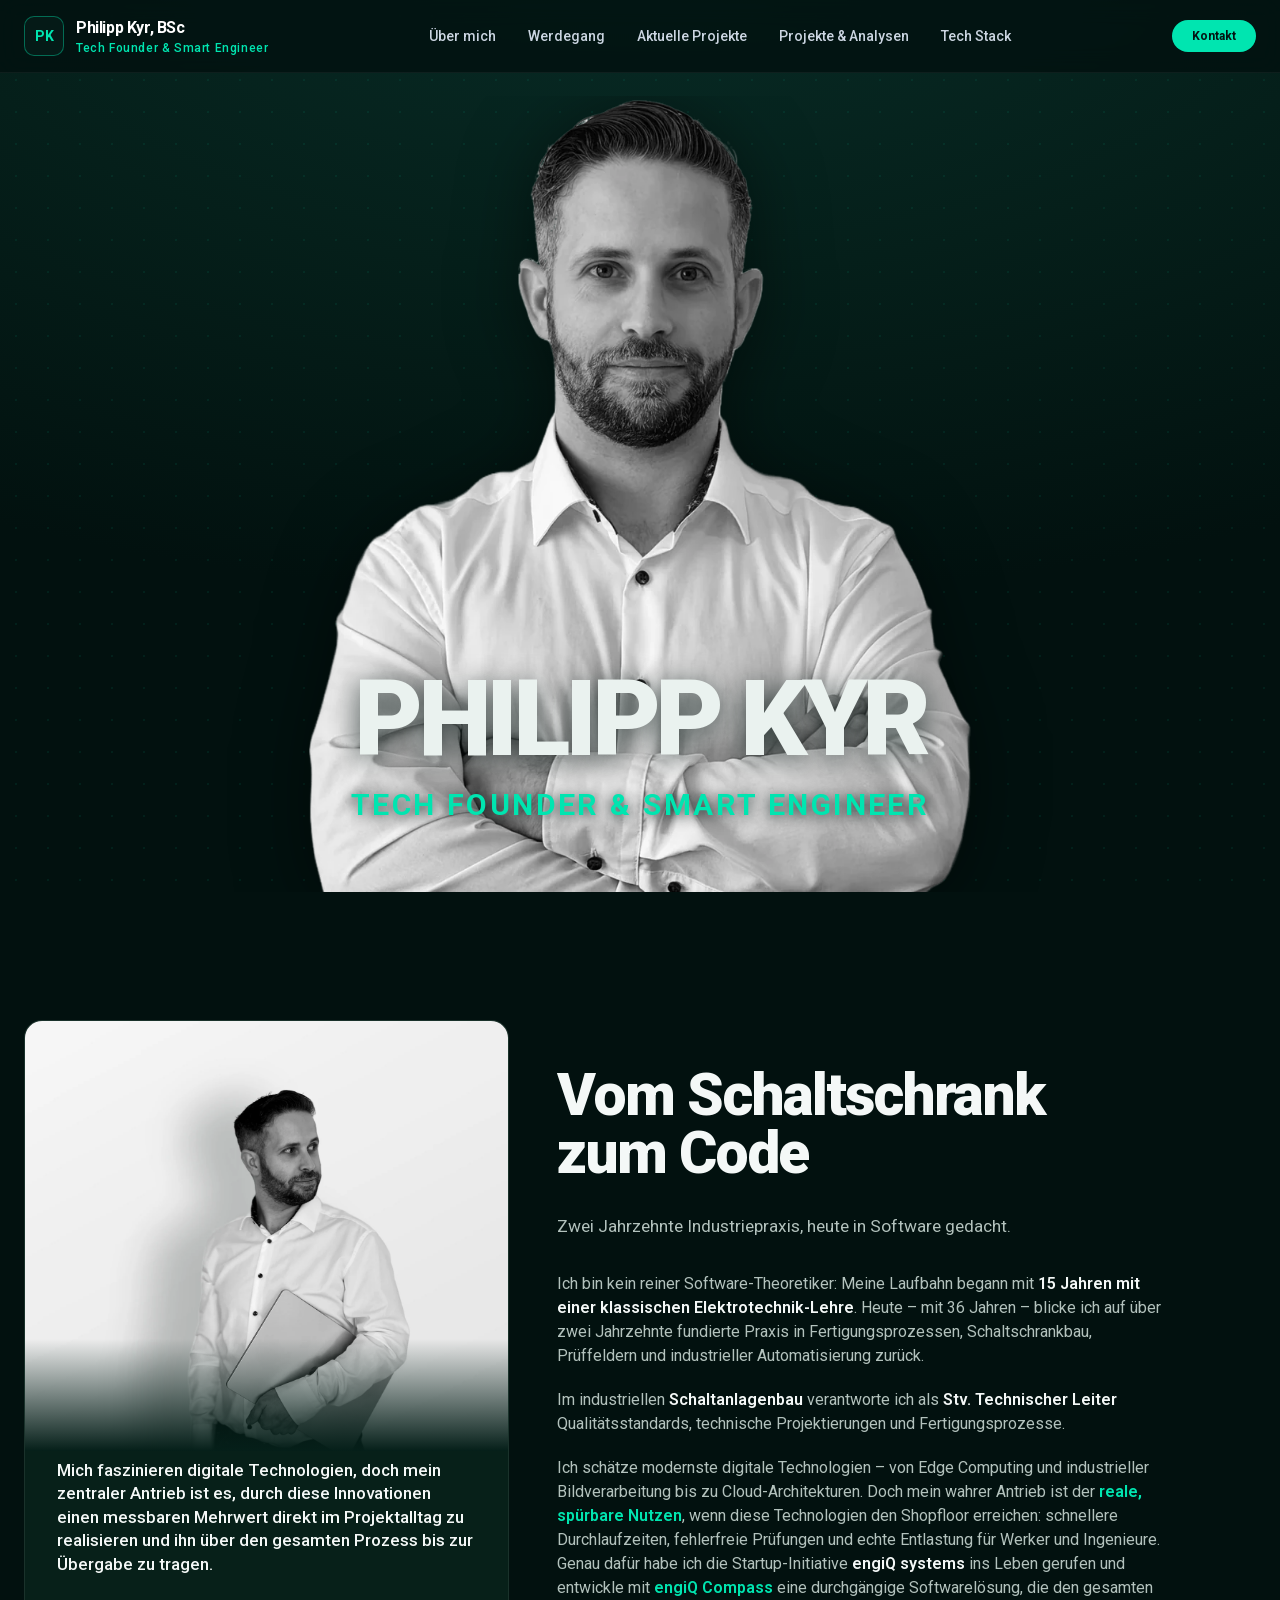
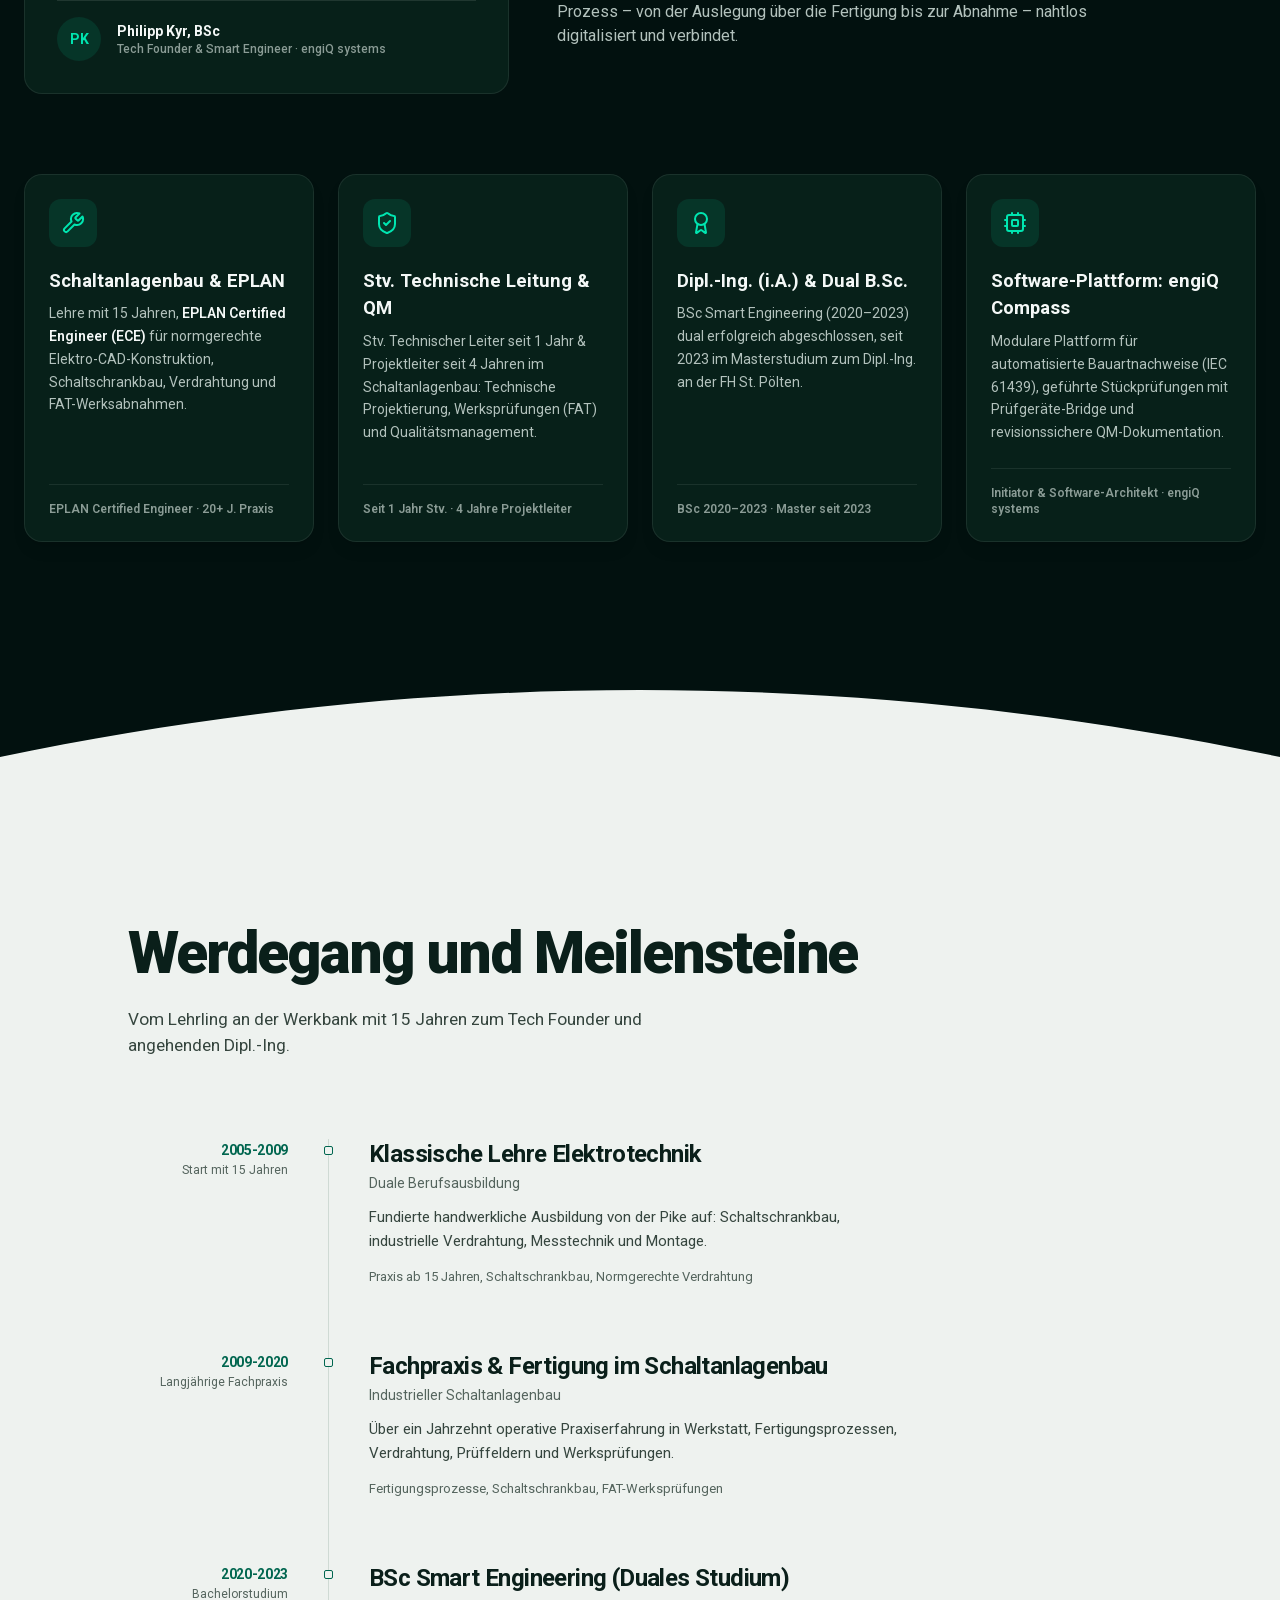
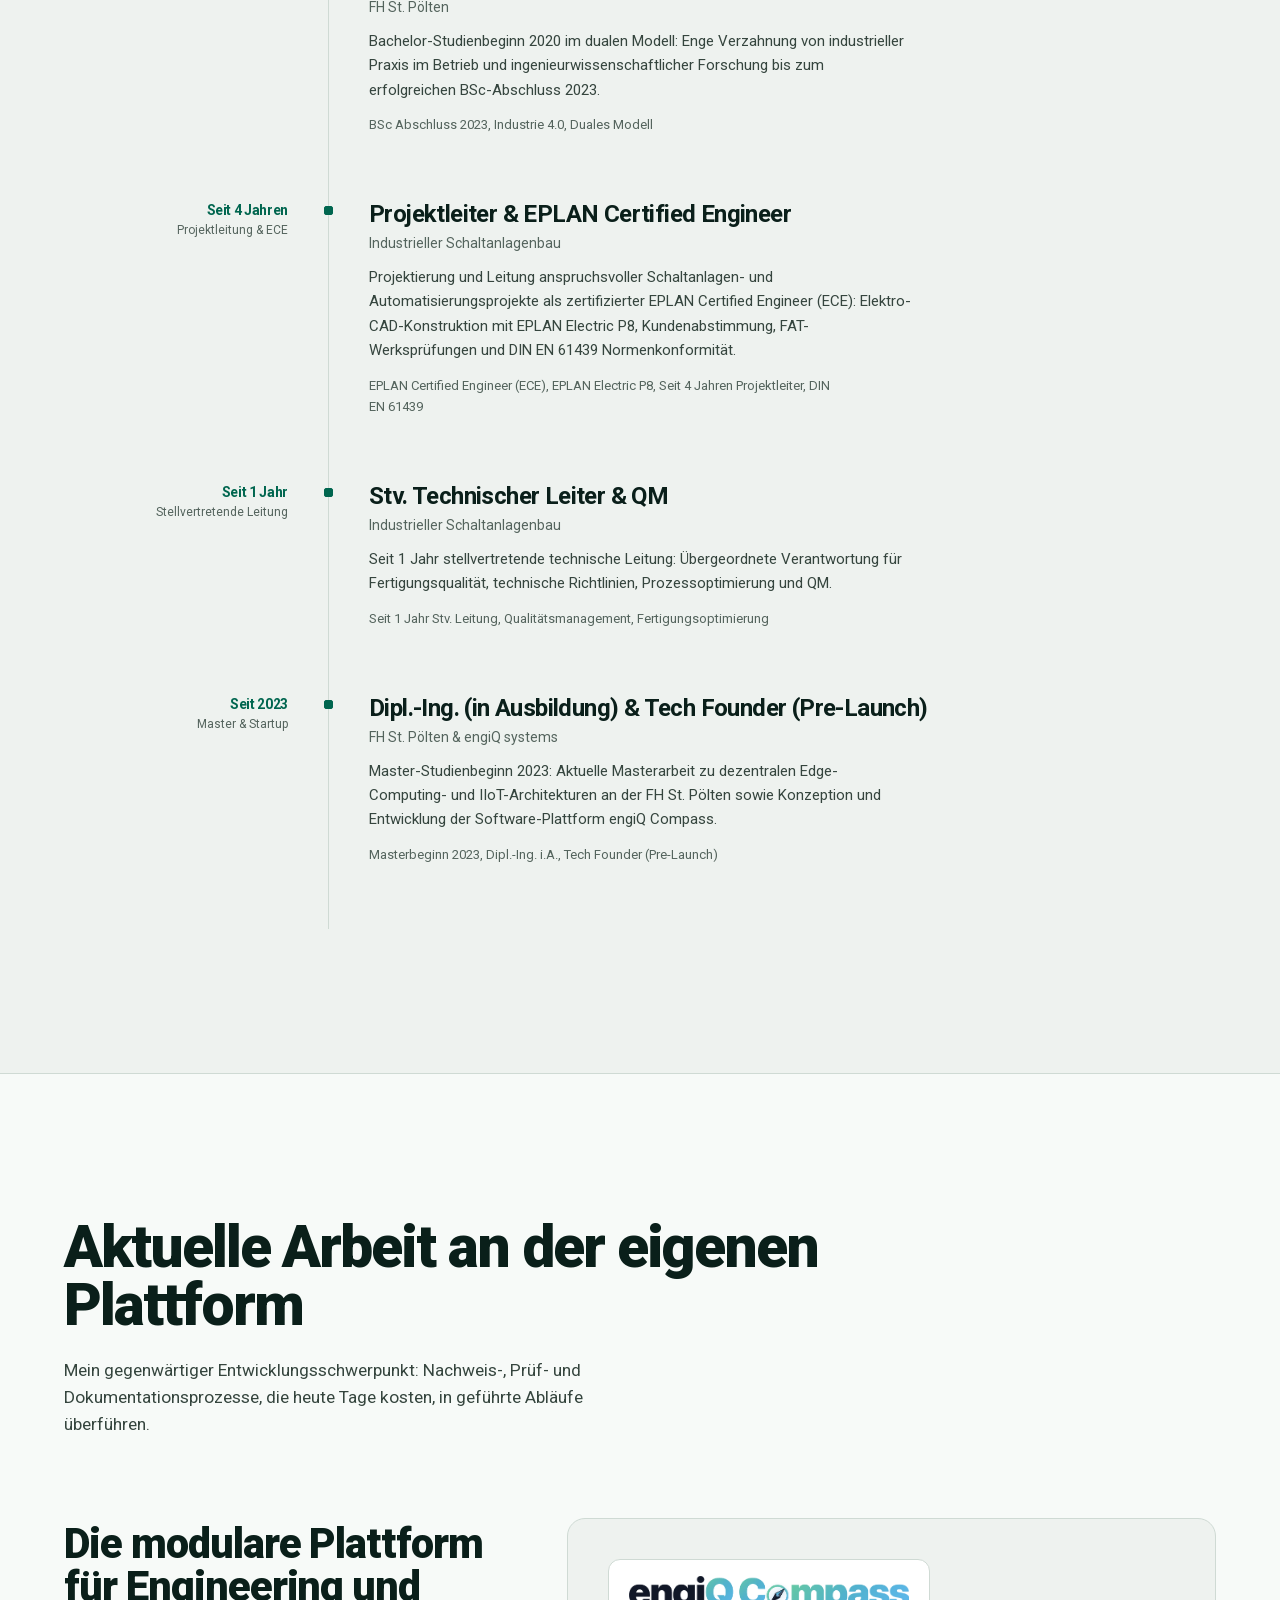
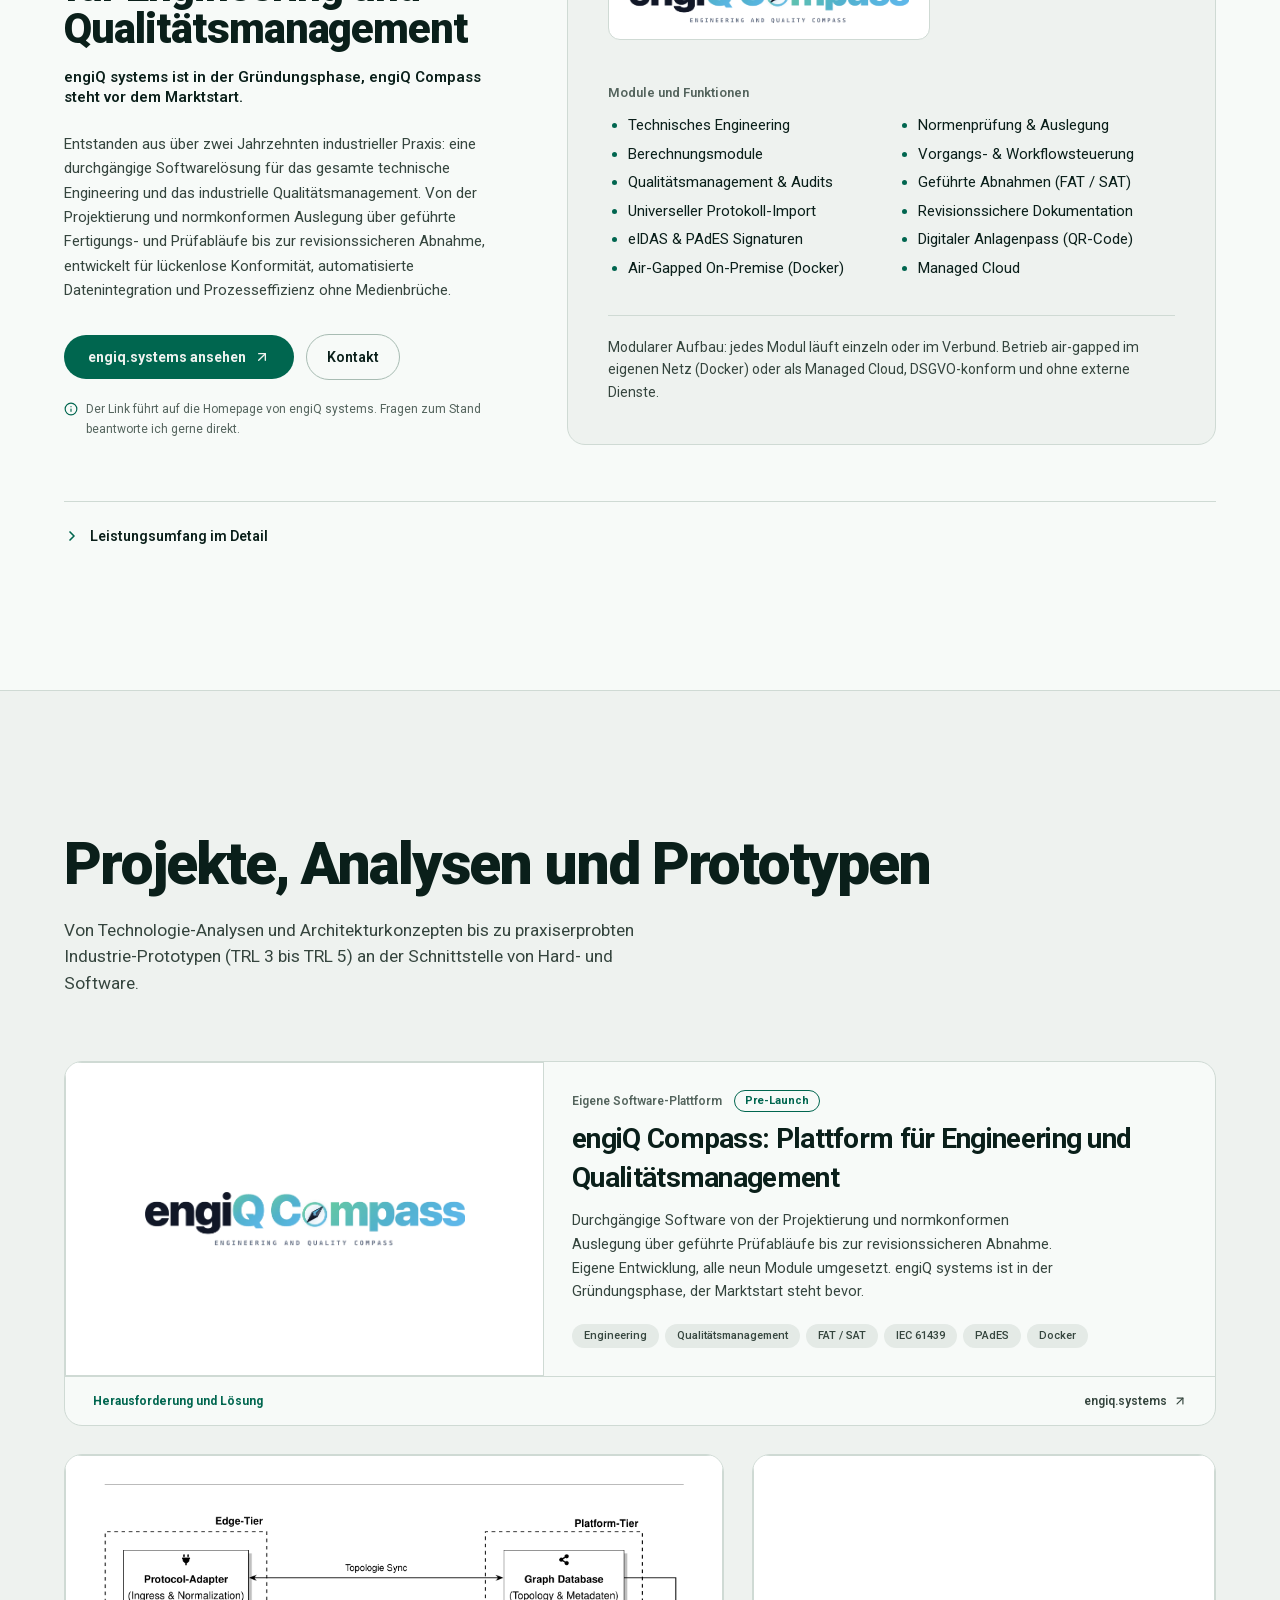
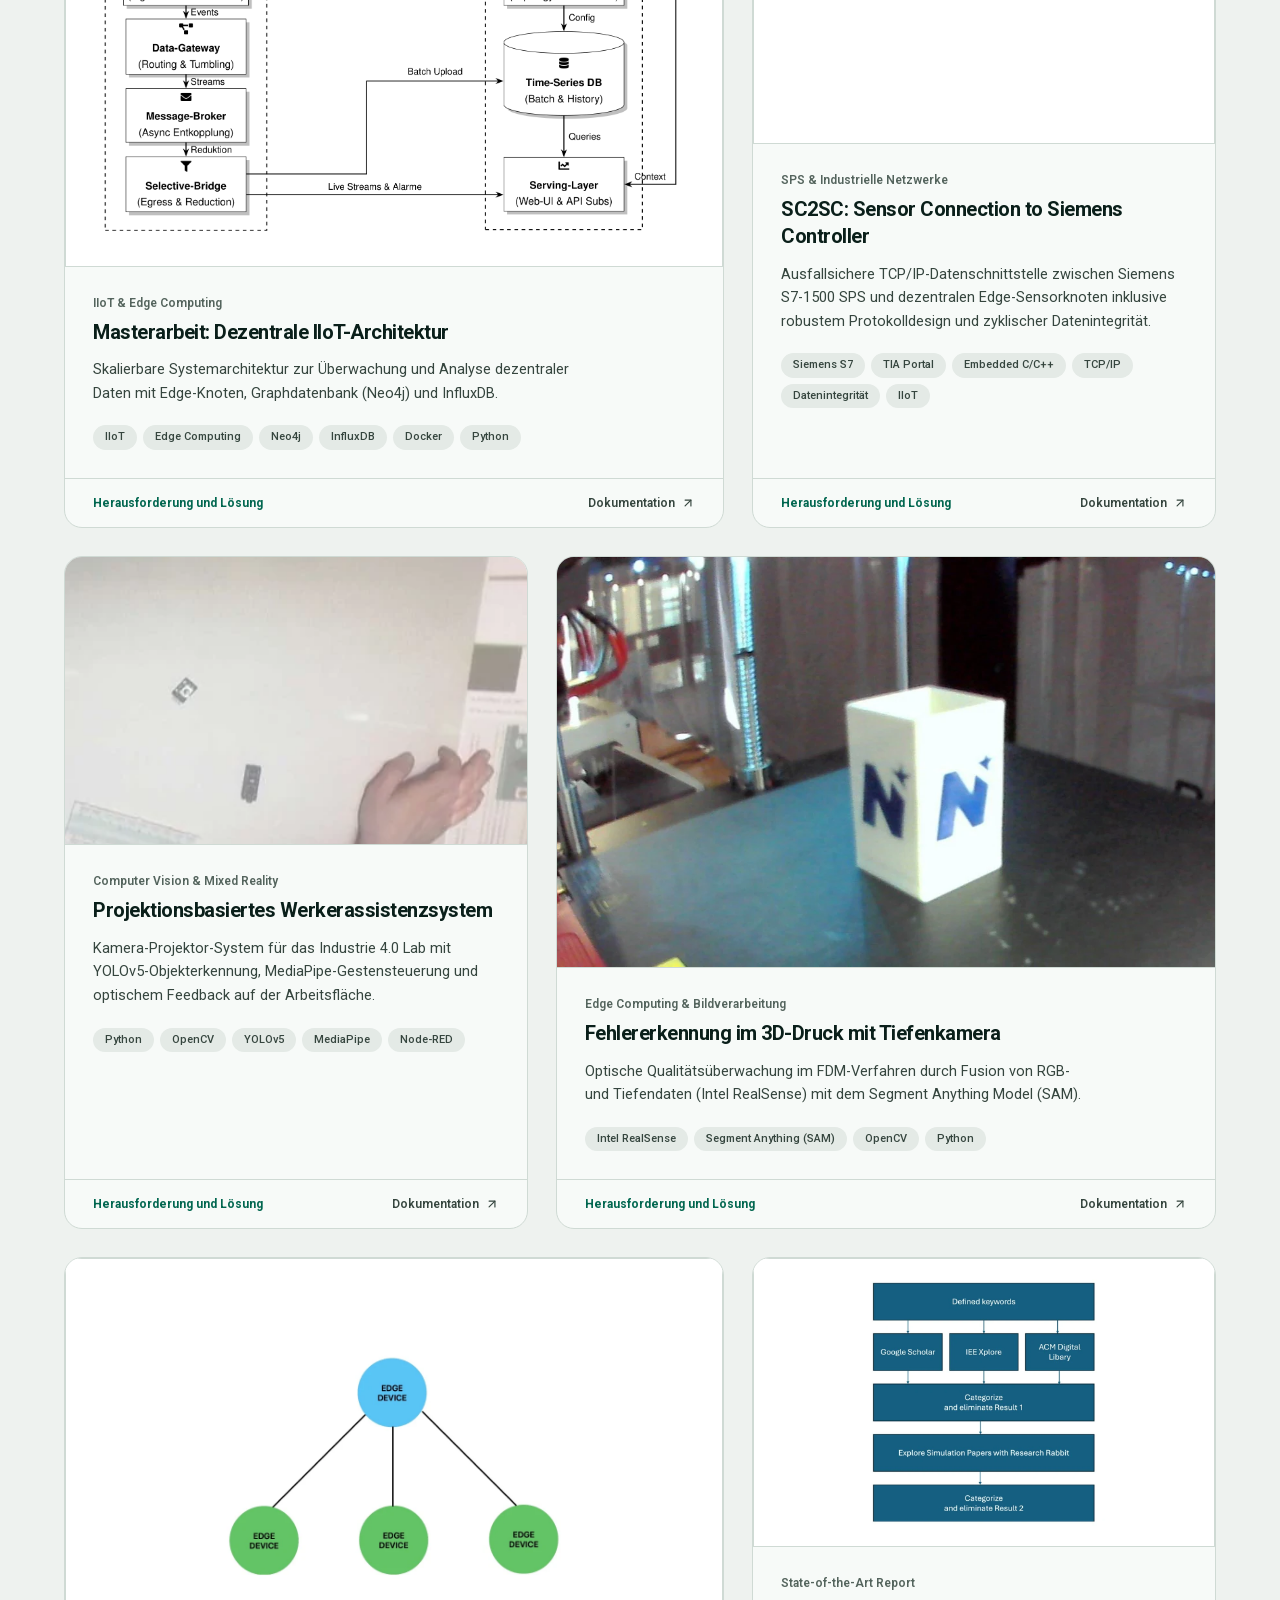
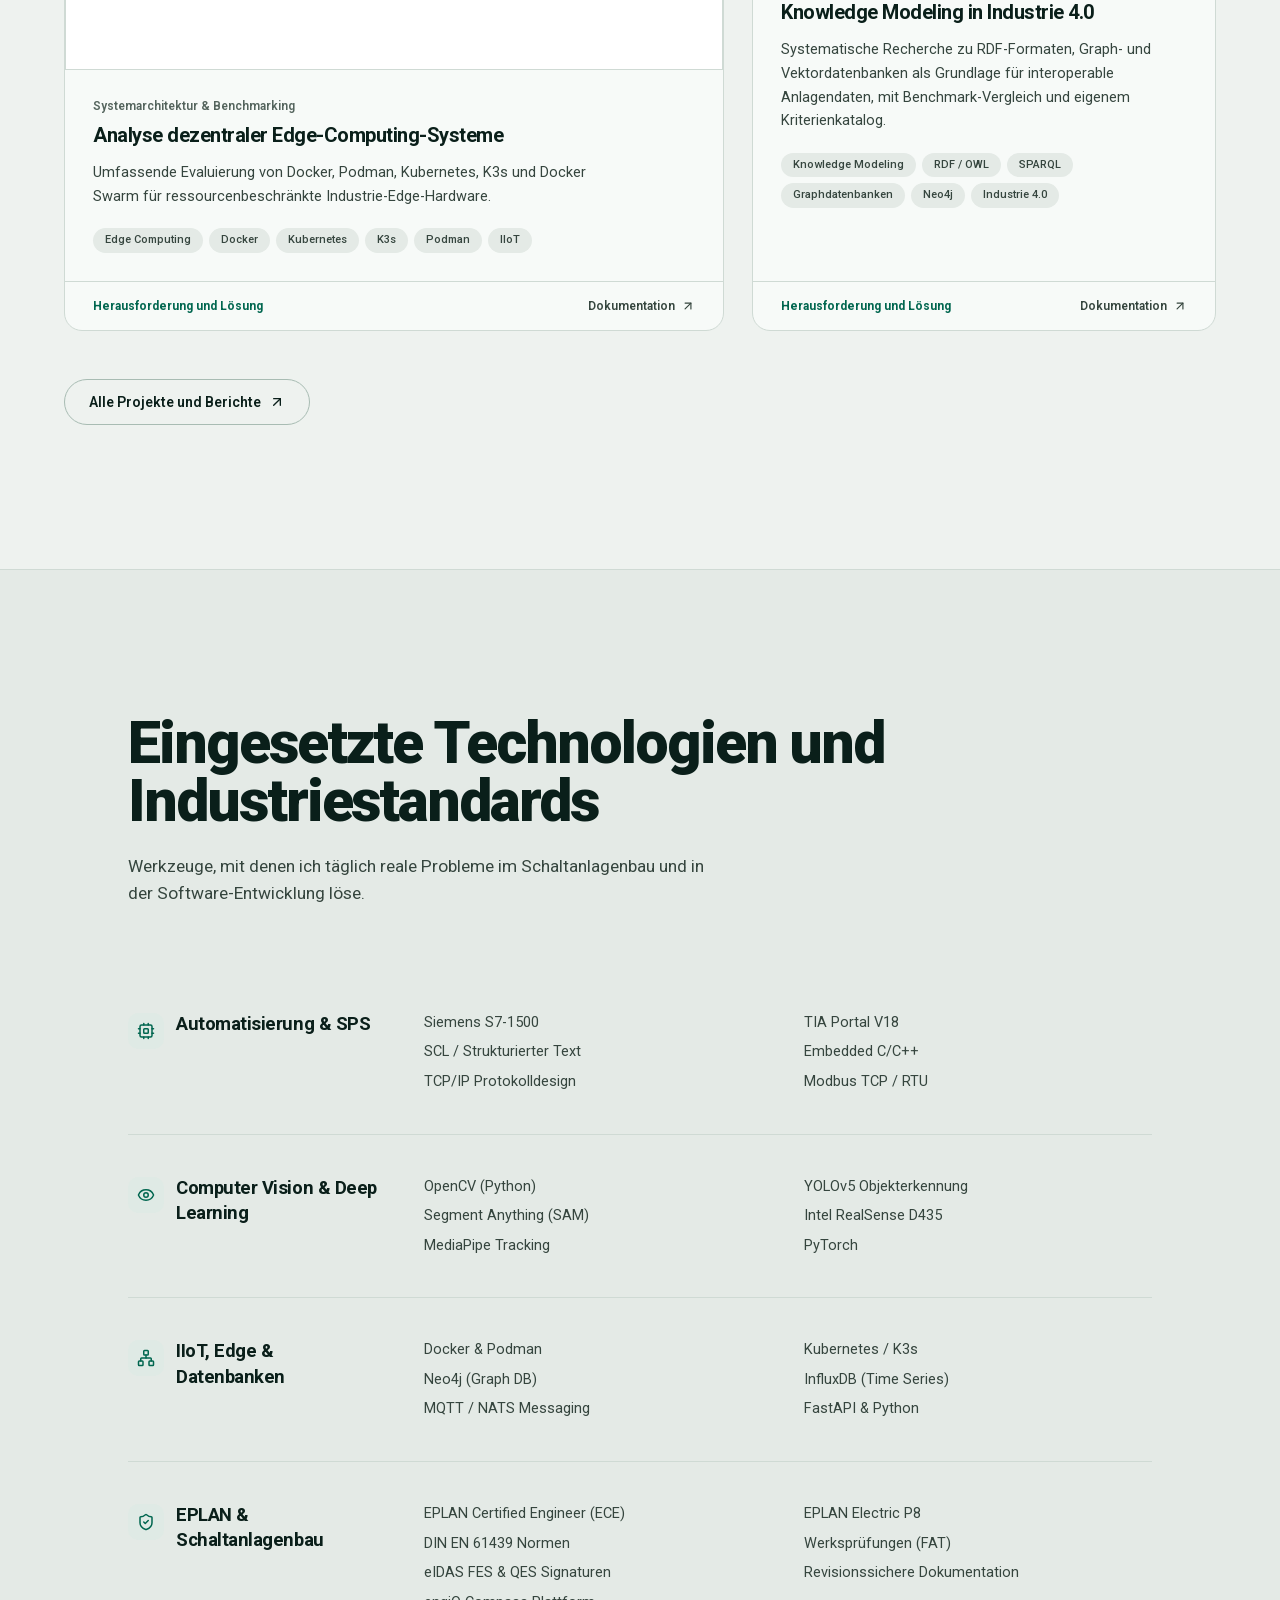
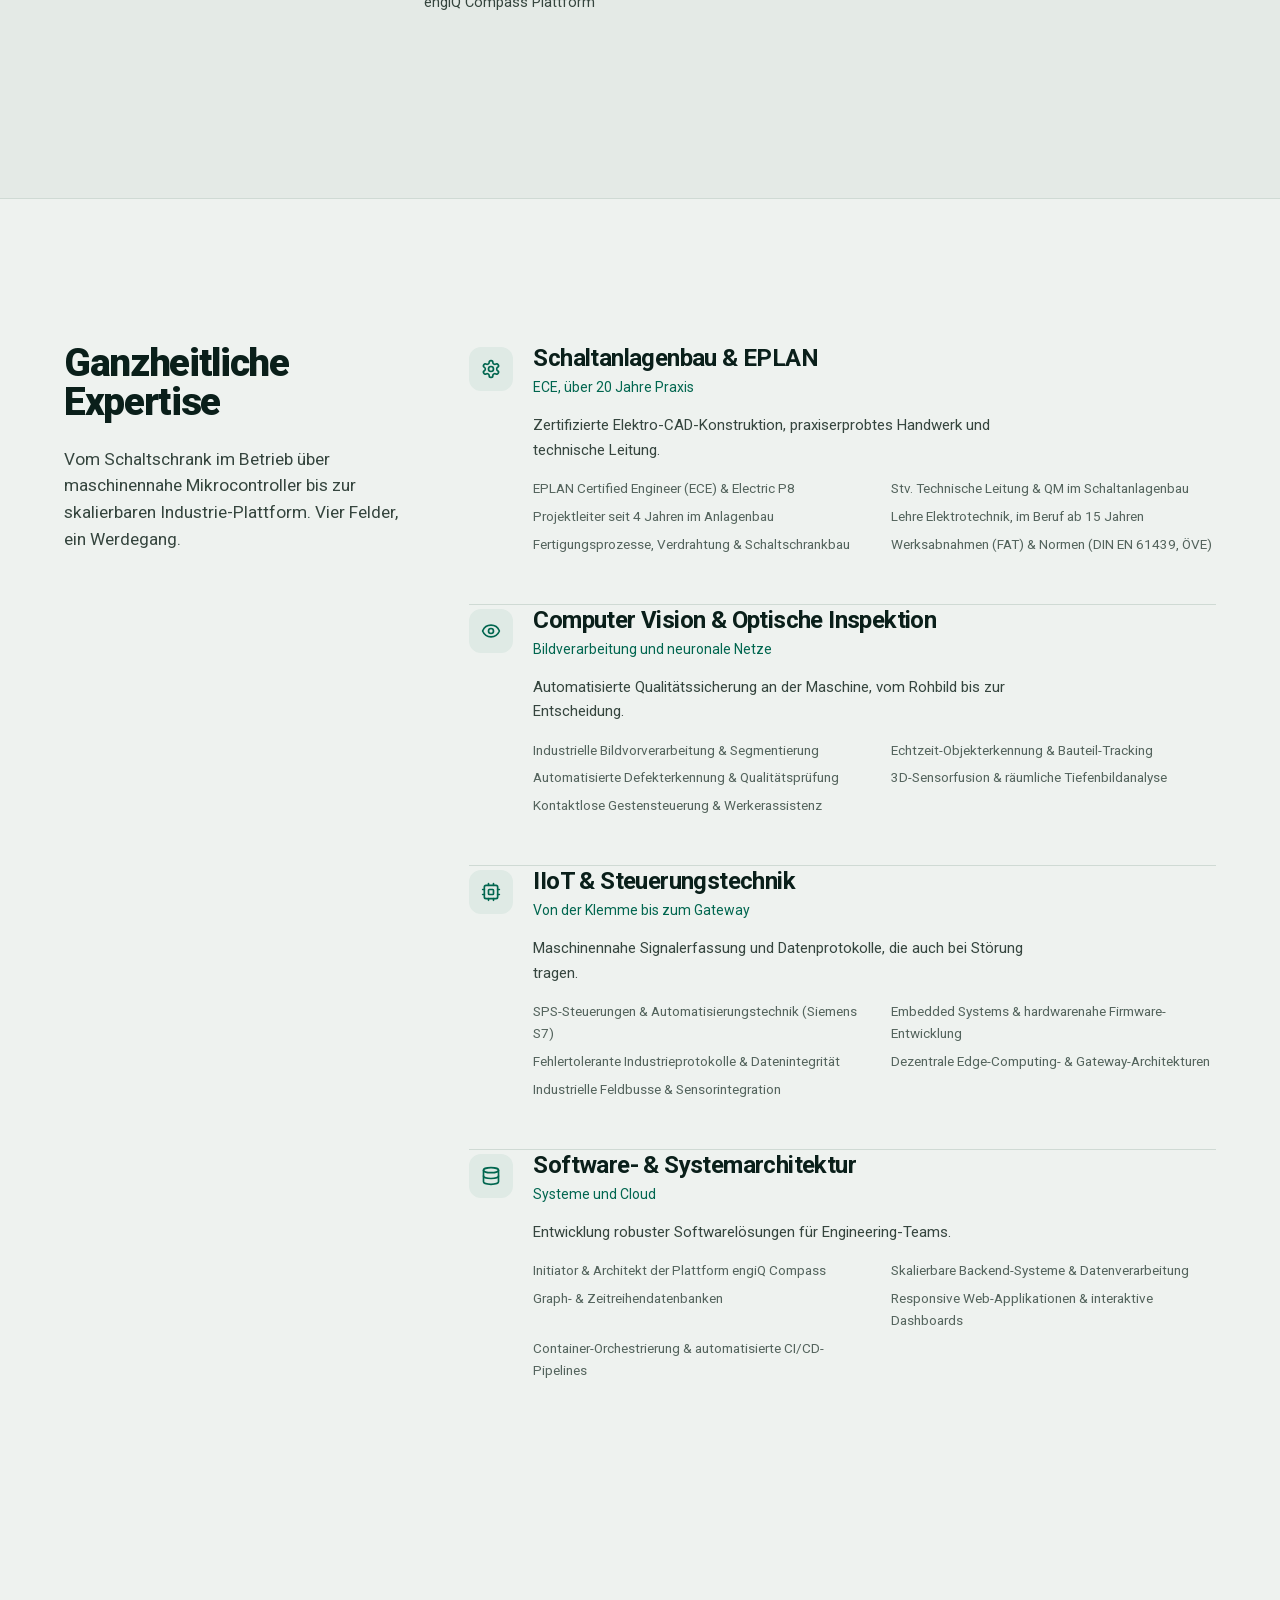
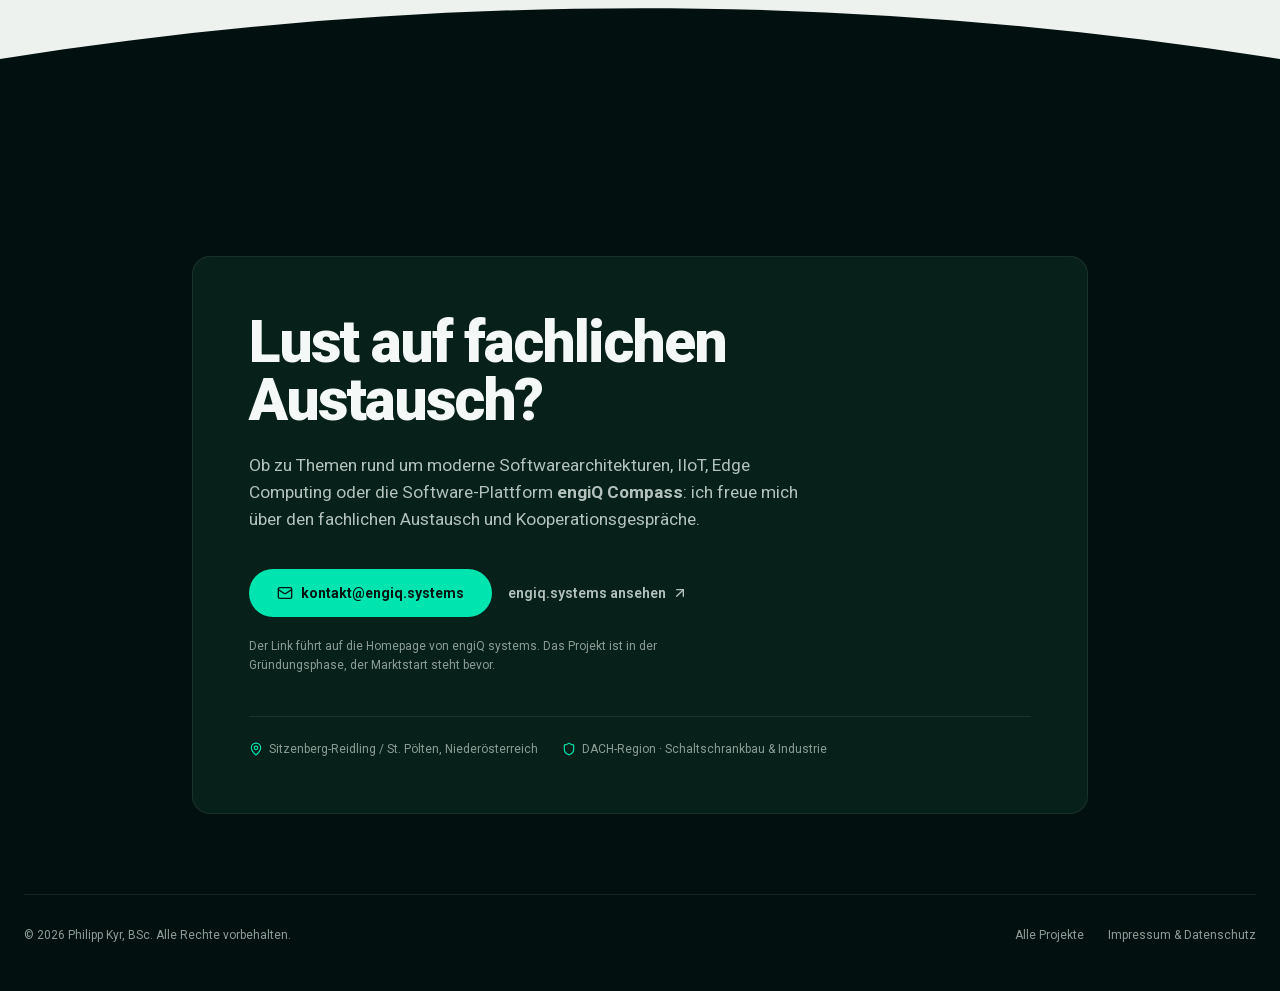
<file: index.html>
<!DOCTYPE html>
<html lang="de">
  <head>
    <meta charset="UTF-8" />
    <meta http-equiv="Content-Security-Policy" content="default-src 'self'; img-src 'self' data:; style-src 'self' 'unsafe-inline'; script-src 'self'; font-src 'self'; connect-src 'self'; object-src 'none'; base-uri 'none'; form-action 'none'" />
    <meta name="referrer" content="strict-origin-when-cross-origin" />
    <link rel="preload" as="image" fetchpriority="high"
          imagesrcset="./assets/hero-portrait-frontal-760-DFDRobLf.webp 635w, ./assets/hero-portrait-frontal-1000-CVTrErA0.webp 836w, ./assets/hero-portrait-frontal-CSZCLeZ4.webp 1137w"
          imagesizes="(max-width: 639px) 60vh, (max-width: 767px) 65vh, (max-width: 1023px) 70vh, 74vh" />
    <meta name="viewport" content="width=device-width, initial-scale=1.0" />
    <meta name="description" content="Philipp Kyr, BSc – Tech Founder &amp; Smart Engineer, Stv. Technischer Leiter. Software für Engineering &amp; Qualitätsmanagement, IIoT &amp; Computer Vision." />
    <title>Philipp Kyr, BSc – Tech Founder &amp; Smart Engineer</title>
      <link rel="icon" type="image/png" sizes="16x16" href="./assets/favicon-16-CNJMYL76.png">
    <link rel="icon" type="image/png" sizes="32x32" href="./assets/favicon-32-C5qOZf_t.png">
    <link rel="icon" type="image/png" sizes="48x48" href="./assets/favicon-48-J4A-742u.png">
    <link rel="apple-touch-icon" href="./assets/apple-touch-icon-Bj-SyM_g.png">
  <script type="module" crossorigin src="./assets/index-BX8CFbwP.js"></script>
  <link rel="stylesheet" crossorigin href="./assets/index-C1Fc-CyH.css">
</head>
  <body class="bg-[#02110f] text-slate-100 antialiased selection:bg-[#00e5b0] selection:text-[#021811]">
    <div id="root"></div>
  </body>
</html>
</file>
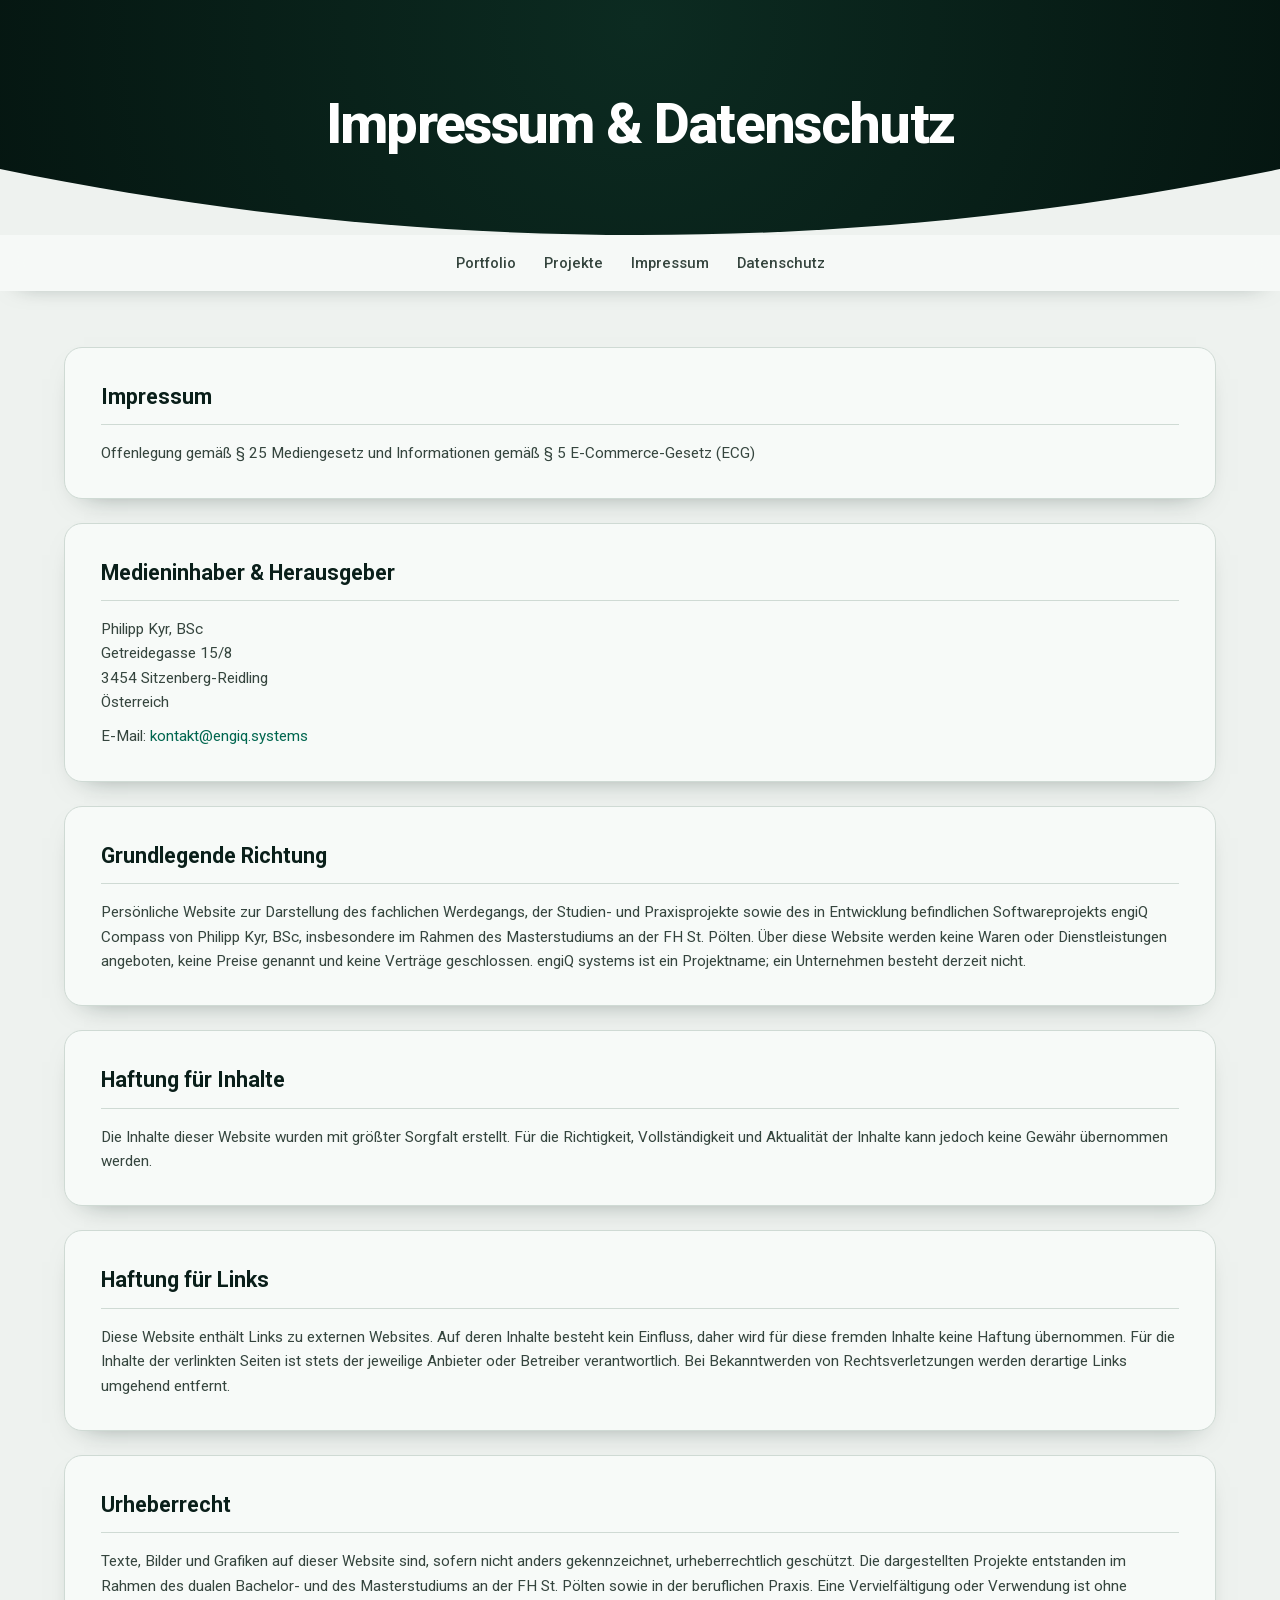
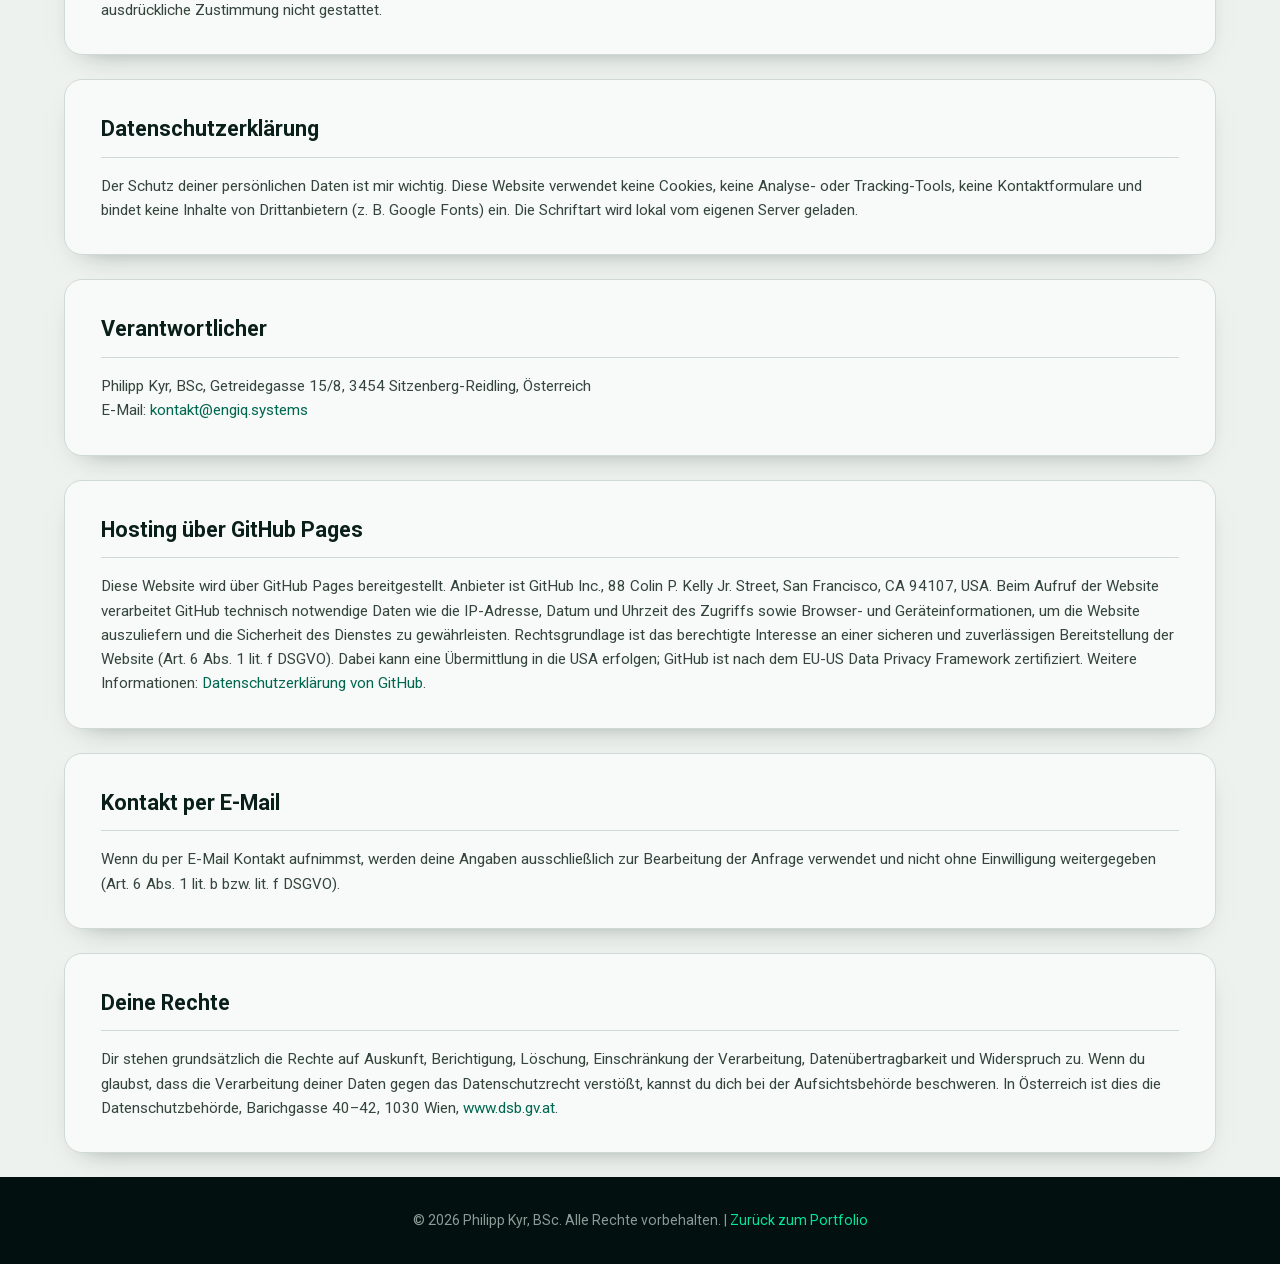
<file: impressum.html>
<!DOCTYPE html>
<html lang="de">
<head>
    <meta charset="UTF-8">
    <meta http-equiv="Content-Security-Policy" content="default-src 'self'; img-src 'self' data:; style-src 'self' 'unsafe-inline'; script-src 'self'; font-src 'self'; connect-src 'none'; object-src 'none'; base-uri 'none'; form-action 'none'">
    <meta name="referrer" content="strict-origin-when-cross-origin">
    <meta name="viewport" content="width=device-width, initial-scale=1.0">
    <meta name="robots" content="noindex">
    <title>Impressum &amp; Datenschutz – Philipp Kyr, BSc</title>
    <link rel="stylesheet" href="css/style.css">
    <link rel="icon" type="image/png" sizes="16x16" href="img/favicon-16.png">
    <link rel="icon" type="image/png" sizes="32x32" href="img/favicon-32.png">
    <link rel="icon" type="image/png" sizes="48x48" href="img/favicon-48.png">
    <link rel="apple-touch-icon" href="img/apple-touch-icon.png">
</head>
<body>
<header>
    <h1>Impressum &amp; Datenschutz</h1>
</header>

<nav>
    <ul>
        <li><a href="index.html">Portfolio</a></li>
        <li><a href="projects.html">Projekte</a></li>
        <li><a href="#impressum">Impressum</a></li>
        <li><a href="#datenschutz">Datenschutz</a></li>
    </ul>
</nav>

<main class="container legal">
    <section id="impressum">
        <h2>Impressum</h2>
        <p>Offenlegung gemäß § 25 Mediengesetz und Informationen gemäß § 5 E-Commerce-Gesetz (ECG)</p>
    </section>

    <section>
        <h2>Medieninhaber &amp; Herausgeber</h2>
        <p>Philipp Kyr, BSc<br>
            Getreidegasse 15/8<br>
            3454 Sitzenberg-Reidling<br>
            Österreich</p>
        <p>E-Mail: <a href="mailto:kontakt@engiq.systems">kontakt@engiq.systems</a></p>
    </section>

    <section>
        <h2>Grundlegende Richtung</h2>
        <p>Persönliche Website zur Darstellung des fachlichen Werdegangs, der Studien- und Praxisprojekte sowie des in Entwicklung befindlichen Softwareprojekts engiQ Compass von Philipp Kyr, BSc, insbesondere im Rahmen des Masterstudiums an der FH St. Pölten. Über diese Website werden keine Waren oder Dienstleistungen angeboten, keine Preise genannt und keine Verträge geschlossen. engiQ systems ist ein Projektname; ein Unternehmen besteht derzeit nicht.</p>
    </section>

    <section>
        <h2>Haftung für Inhalte</h2>
        <p>Die Inhalte dieser Website wurden mit größter Sorgfalt erstellt. Für die Richtigkeit, Vollständigkeit
            und Aktualität der Inhalte kann jedoch keine Gewähr übernommen werden.</p>
    </section>

    <section>
        <h2>Haftung für Links</h2>
        <p>Diese Website enthält Links zu externen Websites. Auf deren Inhalte besteht kein Einfluss, daher wird
            für diese fremden Inhalte keine Haftung übernommen. Für die Inhalte der verlinkten Seiten ist stets
            der jeweilige Anbieter oder Betreiber verantwortlich. Bei Bekanntwerden von Rechtsverletzungen werden
            derartige Links umgehend entfernt.</p>
    </section>

    <section>
        <h2>Urheberrecht</h2>
        <p>Texte, Bilder und Grafiken auf dieser Website sind, sofern nicht anders gekennzeichnet, urheberrechtlich
            geschützt. Die dargestellten Projekte entstanden im Rahmen des dualen Bachelor- und des Masterstudiums an der FH St. Pölten sowie in der beruflichen Praxis.
            Eine Vervielfältigung oder Verwendung ist ohne ausdrückliche Zustimmung nicht gestattet.</p>
    </section>

    <section id="datenschutz">
        <h2>Datenschutzerklärung</h2>
        <p>Der Schutz deiner persönlichen Daten ist mir wichtig. Diese Website verwendet keine Cookies, keine
            Analyse- oder Tracking-Tools, keine Kontaktformulare und bindet keine Inhalte von Drittanbietern
            (z.&nbsp;B. Google Fonts) ein. Die Schriftart wird lokal vom eigenen Server geladen.</p>
    </section>

    <section>
        <h2>Verantwortlicher</h2>
        <p>Philipp Kyr, BSc, Getreidegasse 15/8, 3454 Sitzenberg-Reidling, Österreich<br>
            E-Mail: <a href="mailto:kontakt@engiq.systems">kontakt@engiq.systems</a></p>
    </section>

    <section>
        <h2>Hosting über GitHub Pages</h2>
        <p>Diese Website wird über GitHub Pages bereitgestellt. Anbieter ist GitHub Inc., 88 Colin P. Kelly Jr.
            Street, San Francisco, CA 94107, USA. Beim Aufruf der Website verarbeitet GitHub technisch notwendige
            Daten wie die IP-Adresse, Datum und Uhrzeit des Zugriffs sowie Browser- und Geräteinformationen, um
            die Website auszuliefern und die Sicherheit des Dienstes zu gewährleisten. Rechtsgrundlage ist das
            berechtigte Interesse an einer sicheren und zuverlässigen Bereitstellung der Website
            (Art.&nbsp;6 Abs.&nbsp;1 lit.&nbsp;f DSGVO). Dabei kann eine Übermittlung in die USA erfolgen; GitHub
            ist nach dem EU-US Data Privacy Framework zertifiziert. Weitere Informationen:
            <a href="https://docs.github.com/de/site-policy/privacy-policies/github-general-privacy-statement"
               target="_blank" rel="noopener">Datenschutzerklärung von GitHub</a>.</p>
    </section>

    <section>
        <h2>Kontakt per E-Mail</h2>
        <p>Wenn du per E-Mail Kontakt aufnimmst, werden deine Angaben ausschließlich zur Bearbeitung der Anfrage
            verwendet und nicht ohne Einwilligung weitergegeben (Art.&nbsp;6 Abs.&nbsp;1 lit.&nbsp;b bzw.
            lit.&nbsp;f DSGVO).</p>
    </section>

    <section>
        <h2>Deine Rechte</h2>
        <p>Dir stehen grundsätzlich die Rechte auf Auskunft, Berichtigung, Löschung, Einschränkung der
            Verarbeitung, Datenübertragbarkeit und Widerspruch zu. Wenn du glaubst, dass die Verarbeitung deiner
            Daten gegen das Datenschutzrecht verstößt, kannst du dich bei der Aufsichtsbehörde beschweren. In
            Österreich ist dies die Datenschutzbehörde, Barichgasse 40–42, 1030 Wien,
            <a href="https://www.dsb.gv.at" target="_blank" rel="noopener">www.dsb.gv.at</a>.</p>
    </section>
</main>

<footer>
    <p>&copy; <span id="jahr">2026</span> Philipp Kyr, BSc. Alle Rechte vorbehalten. | <a href="index.html">Zurück zum Portfolio</a></p>
</footer>
<script src="js/seite.js" defer></script>
<script src="js/kopfbiegung.js" defer></script>
</body>
</html>
</file>
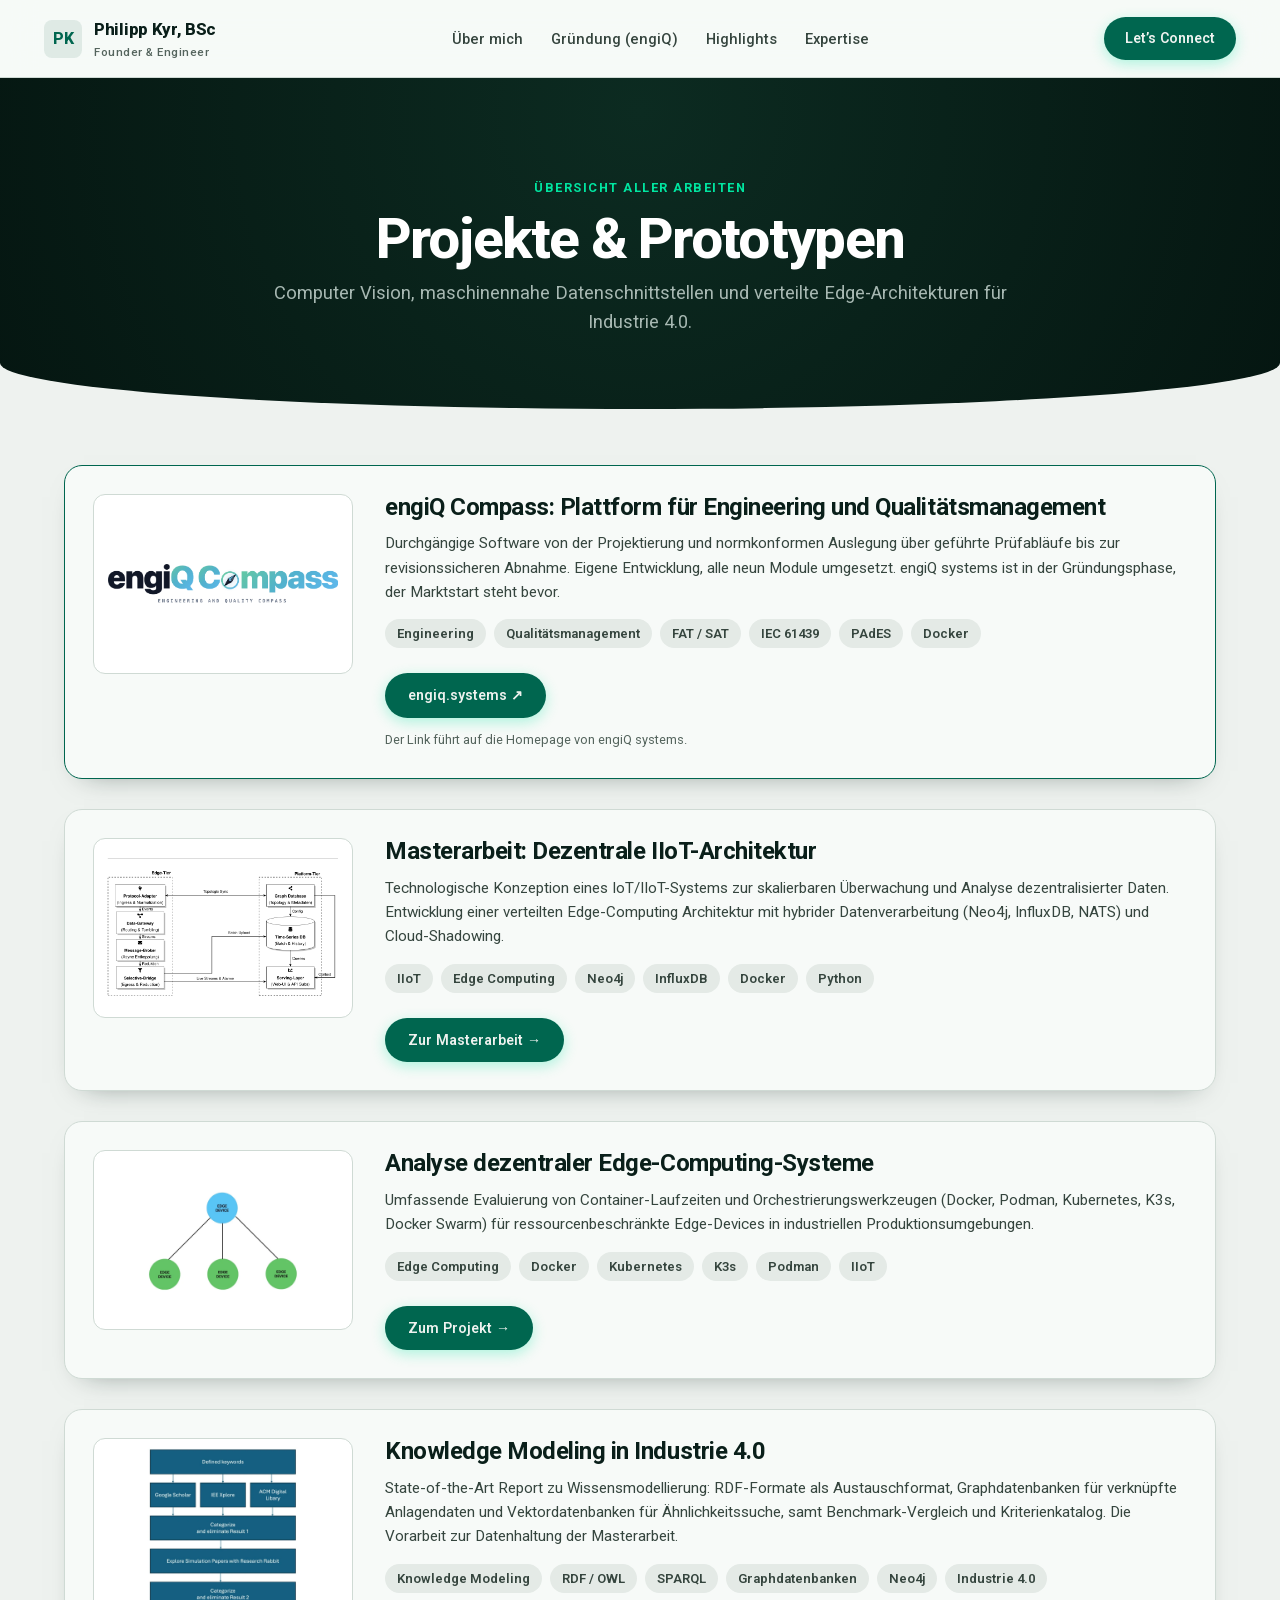
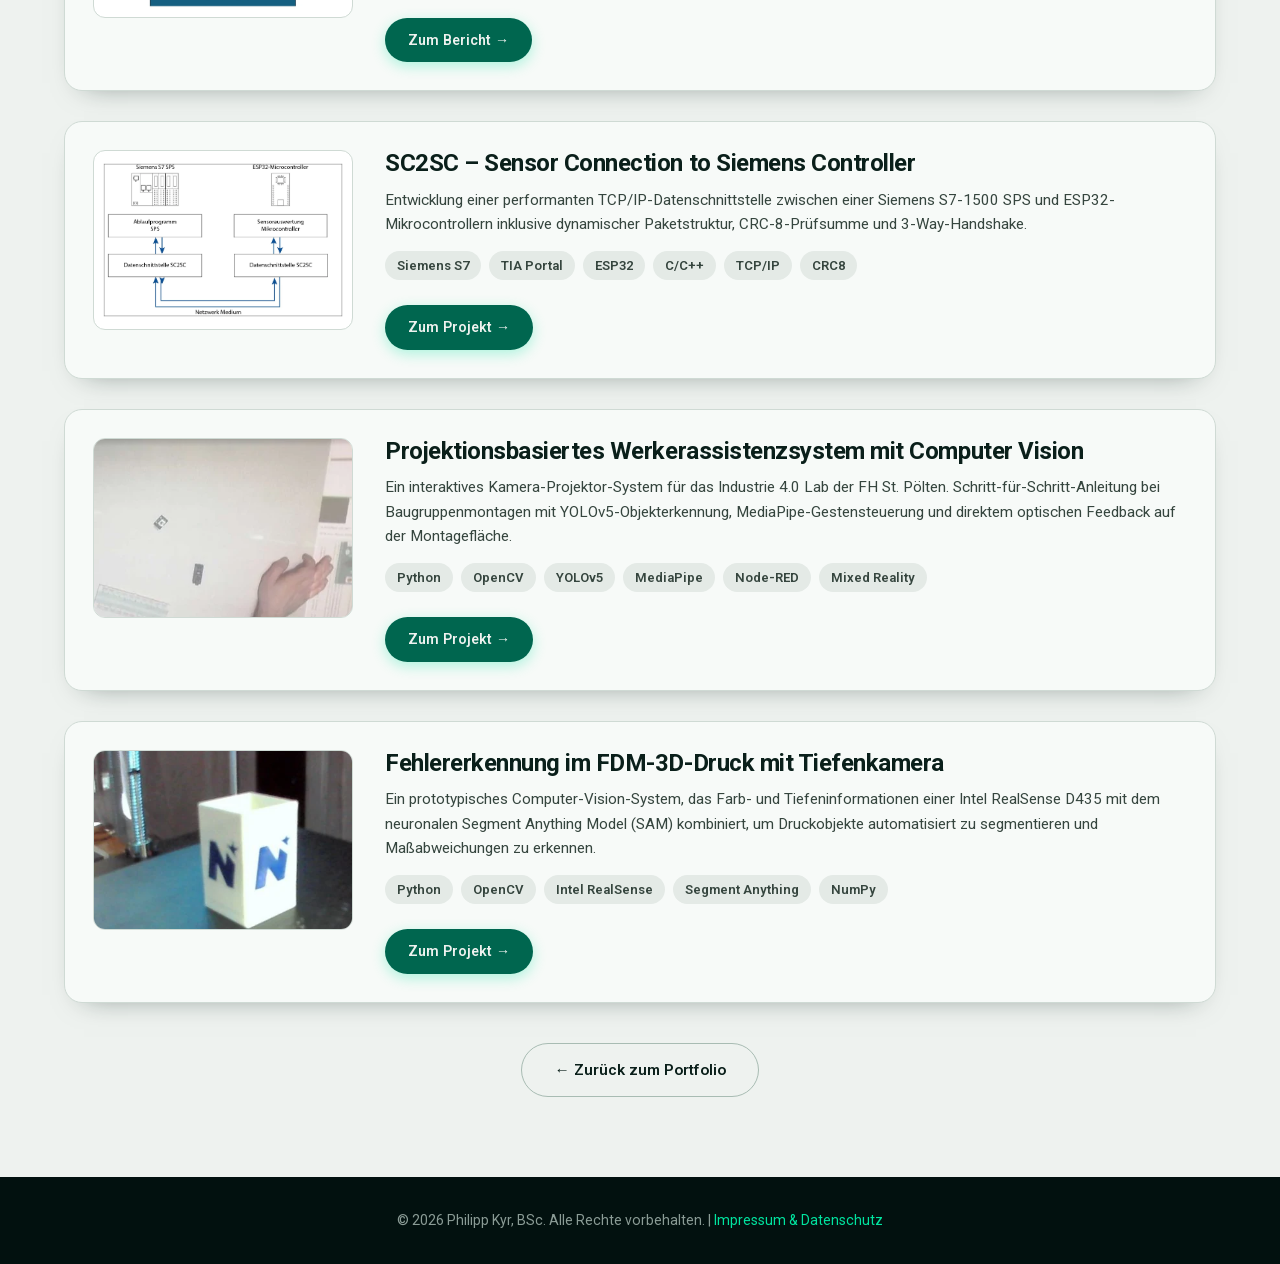
<file: projects.html>
<!DOCTYPE html>
<html lang="de">
<head>
    <meta charset="UTF-8">
    <meta http-equiv="Content-Security-Policy" content="default-src 'self'; img-src 'self' data:; style-src 'self' 'unsafe-inline'; script-src 'self'; font-src 'self'; connect-src 'none'; object-src 'none'; base-uri 'none'; form-action 'none'">
    <meta name="referrer" content="strict-origin-when-cross-origin">
    <meta name="viewport" content="width=device-width, initial-scale=1.0">
    <meta name="description" content="Projektübersicht von Philipp Kyr, BSc – Computer Vision, IIoT, Sensorik und Softwarearchitektur.">
    <title>Projekte &amp; Forschung – Philipp Kyr, BSc</title>
    <link rel="stylesheet" href="css/style.css">
    <style>
        /* Kopf dunkel, Inhalt hell: derselbe Aufbau wie auf den Detailseiten. */
        body {
            background: var(--p-ground);
            background-image: none;
            color: var(--p-ink-2);
        }
        .projects-header {
            text-align: center;
            padding: 96px 20px 56px;
            background: var(--dark-gradient);
            border-bottom: 1px solid rgba(0, 229, 176, 0.18);
        }
        .projects-header h1 {
            font-size: clamp(2rem, 4.4vw, 3.5rem);
            font-weight: 900;
            color: #ffffff;
            letter-spacing: -0.03em;
            line-height: 1.02;
            margin-bottom: 14px;
            hyphens: auto;
        }
        .projects-header p {
            font-size: 1.15rem;
            color: #a7b8b2;
            max-width: 680px;
            margin: 0 auto;
            line-height: 1.6;
        }
        @media (max-width: 720px) {
            .projects-header { padding: 64px 20px 40px; }
        }
    </style>
    <link rel="icon" type="image/png" sizes="16x16" href="img/favicon-16.png">
    <link rel="icon" type="image/png" sizes="32x32" href="img/favicon-32.png">
    <link rel="icon" type="image/png" sizes="48x48" href="img/favicon-48.png">
    <link rel="apple-touch-icon" href="img/apple-touch-icon.png">
</head>
<body>

    <!-- Sticky Navigation -->
    <nav class="navbar nav-dark-override" id="navbar">
        <div class="nav-container">
            <a href="index.html" class="nav-brand">
                <div class="nav-logo-badge">PK</div>
                <div class="nav-brand-text">
                    <span class="nav-name">Philipp Kyr, BSc</span>
                    <span class="nav-tagline">Founder &amp; Engineer</span>
                </div>
            </a>
            
            <ul class="nav-menu">
                <li><a href="index.html#about" class="nav-link">Über mich</a></li>
                <li><a href="index.html#startup" class="nav-link">Gründung (engiQ)</a></li>
                <li><a href="index.html#projekte" class="nav-link">Highlights</a></li>
                <li><a href="index.html#expertise" class="nav-link">Expertise</a></li>
            </ul>

            <a href="index.html#kontakt" class="btn btn-primary nav-cta-btn">Let’s Connect</a>
        </div>
    </nav>

    <header class="projects-header">
        <div class="container">
            <span class="section-label">ÜBERSICHT ALLER ARBEITEN</span>
            <h1>Projekte &amp; Prototypen</h1>
            <p>Computer Vision, maschinennahe Datenschnittstellen und verteilte Edge-Architekturen für Industrie 4.0.</p>
        </div>
    </header>

    <main class="container" style="padding-bottom: 80px;">

        <!-- Aktuelle Arbeit: engiQ Compass -->
        <article id="engiq-compass" class="project-entry" style="border-color: #00664f;">
            <img class="project-thumbnail" src="img/engiq-compass-wortmarke.webp" alt="Wortmarke engiQ Compass" style="object-fit: contain; background: #ffffff; padding: 14px;">
            <div class="project-content">
                <h2>engiQ Compass: Plattform für Engineering und Qualitätsmanagement</h2>
                <p>Durchgängige Software von der Projektierung und normkonformen Auslegung über geführte Prüfabläufe bis zur revisionssicheren Abnahme. Eigene Entwicklung, alle neun Module umgesetzt. engiQ systems ist in der Gründungsphase, der Marktstart steht bevor.</p>
                <ul class="tags">
                    <li>Engineering</li><li>Qualitätsmanagement</li><li>FAT / SAT</li><li>IEC 61439</li><li>PAdES</li><li>Docker</li>
                </ul>
                <a class="btn btn-primary" href="https://engiq.systems" target="_blank" rel="noopener noreferrer" style="padding: 10px 22px; font-size: 0.88rem; margin-top: 10px;">engiq.systems ↗</a>
                <p style="margin-top: 12px; font-size: 0.8rem; color: var(--p-ink-3);">Der Link führt auf die Homepage von engiQ systems.</p>
            </div>
        </article>

        <!-- Masterarbeit -->
        <article id="masterarbeit" class="project-entry">
            <img class="project-thumbnail" src="img/masterarbeit/c4-container-architektur.webp" alt="Thumbnail Masterarbeit" style="object-fit: contain; padding: 8px;" loading="lazy" decoding="async">
            <div class="project-content">
                <h2>Masterarbeit: Dezentrale IIoT-Architektur</h2>
                <p>Technologische Konzeption eines IoT/IIoT-Systems zur skalierbaren Überwachung und Analyse dezentralisierter Daten. Entwicklung einer verteilten Edge-Computing Architektur mit hybrider Datenverarbeitung (Neo4j, InfluxDB, NATS) und Cloud-Shadowing.</p>
                <ul class="tags">
                    <li>IIoT</li><li>Edge Computing</li><li>Neo4j</li><li>InfluxDB</li><li>Docker</li><li>Python</li>
                </ul>
                <a class="btn btn-primary" href="projects/masterarbeit.html" style="padding: 10px 22px; font-size: 0.88rem; margin-top: 10px;">Zur Masterarbeit →</a>
            </div>
        </article>

        <!-- Edge-Computing Analyse -->
        <article id="edge-computing" class="project-entry">
            <img class="project-thumbnail" src="img/edge-computing/thumb.webp" alt="Thumbnail Edge Computing" style="object-fit: contain; padding: 6px;" loading="lazy" decoding="async">
            <div class="project-content">
                <h2>Analyse dezentraler Edge-Computing-Systeme</h2>
                <p>Umfassende Evaluierung von Container-Laufzeiten und Orchestrierungswerkzeugen (Docker, Podman, Kubernetes, K3s, Docker Swarm) für ressourcenbeschränkte Edge-Devices in industriellen Produktionsumgebungen.</p>
                <ul class="tags">
                    <li>Edge Computing</li><li>Docker</li><li>Kubernetes</li><li>K3s</li><li>Podman</li><li>IIoT</li>
                </ul>
                <a class="btn btn-primary" href="projects/edge-computing-analyse.html" style="padding: 10px 22px; font-size: 0.88rem; margin-top: 10px;">Zum Projekt →</a>
            </div>
        </article>

        <!-- Knowledge Modeling State-of-the-Art Report -->
        <article id="knowledge-modeling" class="project-entry">
            <img class="project-thumbnail" src="img/star/thumb.webp" alt="Thumbnail Knowledge Modeling" style="object-fit: contain; padding: 8px;" loading="lazy" decoding="async">
            <div class="project-content">
                <h2>Knowledge Modeling in Industrie 4.0</h2>
                <p>State-of-the-Art Report zu Wissensmodellierung: RDF-Formate als Austauschformat, Graphdatenbanken für verknüpfte Anlagendaten und Vektordatenbanken für Ähnlichkeitssuche, samt Benchmark-Vergleich und Kriterienkatalog. Die Vorarbeit zur Datenhaltung der Masterarbeit.</p>
                <ul class="tags">
                    <li>Knowledge Modeling</li><li>RDF / OWL</li><li>SPARQL</li><li>Graphdatenbanken</li><li>Neo4j</li><li>Industrie 4.0</li>
                </ul>
                <a class="btn btn-primary" href="projects/knowledge-modeling-star.html" style="padding: 10px 22px; font-size: 0.88rem; margin-top: 10px;">Zum Bericht →</a>
            </div>
        </article>

        <!-- SC2SC -->
        <article id="sc2sc" class="project-entry">
            <img class="project-thumbnail" src="img/sc2sc/schema.webp" alt="Thumbnail SC2SC" style="object-fit: contain; padding: 6px;" loading="lazy" decoding="async">
            <div class="project-content">
                <h2>SC2SC – Sensor Connection to Siemens Controller</h2>
                <p>Entwicklung einer performanten TCP/IP-Datenschnittstelle zwischen einer Siemens S7-1500 SPS und ESP32-Mikrocontrollern inklusive dynamischer Paketstruktur, CRC-8-Prüfsumme und 3-Way-Handshake.</p>
                <ul class="tags">
                    <li>Siemens S7</li><li>TIA Portal</li><li>ESP32</li><li>C/C++</li><li>TCP/IP</li><li>CRC8</li>
                </ul>
                <a class="btn btn-primary" href="projects/sc2sc-sensor-connection.html" style="padding: 10px 22px; font-size: 0.88rem; margin-top: 10px;">Zum Projekt →</a>
            </div>
        </article>

        <!-- Werkerassistenzsystem -->
        <article id="werkerassistenz" class="project-entry">
            <img class="project-thumbnail" src="img/werkerassistenz/thumb.webp" alt="Thumbnail Werkerassistenzsystem" style="object-fit: cover;" loading="lazy" decoding="async">
            <div class="project-content">
                <h2>Projektionsbasiertes Werkerassistenzsystem mit Computer Vision</h2>
                <p>Ein interaktives Kamera-Projektor-System für das Industrie 4.0 Lab der FH St. Pölten. Schritt-für-Schritt-Anleitung bei Baugruppenmontagen mit YOLOv5-Objekterkennung, MediaPipe-Gestensteuerung und direktem optischen Feedback auf der Montagefläche.</p>
                <ul class="tags">
                    <li>Python</li><li>OpenCV</li><li>YOLOv5</li><li>MediaPipe</li><li>Node-RED</li><li>Mixed Reality</li>
                </ul>
                <a class="btn btn-primary" href="projects/werkerassistenzsystem.html" style="padding: 10px 22px; font-size: 0.88rem; margin-top: 10px;">Zum Projekt →</a>
            </div>
        </article>

        <!-- Fehlererkennung im 3D-Druck -->
        <article id="fehlererkennung-3d-druck" class="project-entry">
            <img class="project-thumbnail" src="img/3d-druck/thumb.webp" alt="Thumbnail Fehlererkennung im 3D-Druck" style="object-fit: cover;" loading="lazy" decoding="async">
            <div class="project-content">
                <h2>Fehlererkennung im FDM-3D-Druck mit Tiefenkamera</h2>
                <p>Ein prototypisches Computer-Vision-System, das Farb- und Tiefeninformationen einer Intel RealSense D435 mit dem neuronalen Segment Anything Model (SAM) kombiniert, um Druckobjekte automatisiert zu segmentieren und Maßabweichungen zu erkennen.</p>
                <ul class="tags">
                    <li>Python</li><li>OpenCV</li><li>Intel RealSense</li><li>Segment Anything</li><li>NumPy</li>
                </ul>
                <a class="btn btn-primary" href="projects/fehlererkennung-3d-druck.html" style="padding: 10px 22px; font-size: 0.88rem; margin-top: 10px;">Zum Projekt →</a>
            </div>
        </article>

        <div style="text-align: center; margin-top: 40px;">
            <a href="index.html" class="btn btn-secondary" style="padding: 14px 32px;">← Zurück zum Portfolio</a>
        </div>
    </main>

    <footer>
        <div class="container">
            <p>&copy; <span id="jahr">2026</span> Philipp Kyr, BSc. Alle Rechte vorbehalten. | <a href="impressum.html">Impressum &amp; Datenschutz</a></p>
        </div>
    </footer>

    <script src="js/seite.js" defer></script>
</body>
</html>
</file>
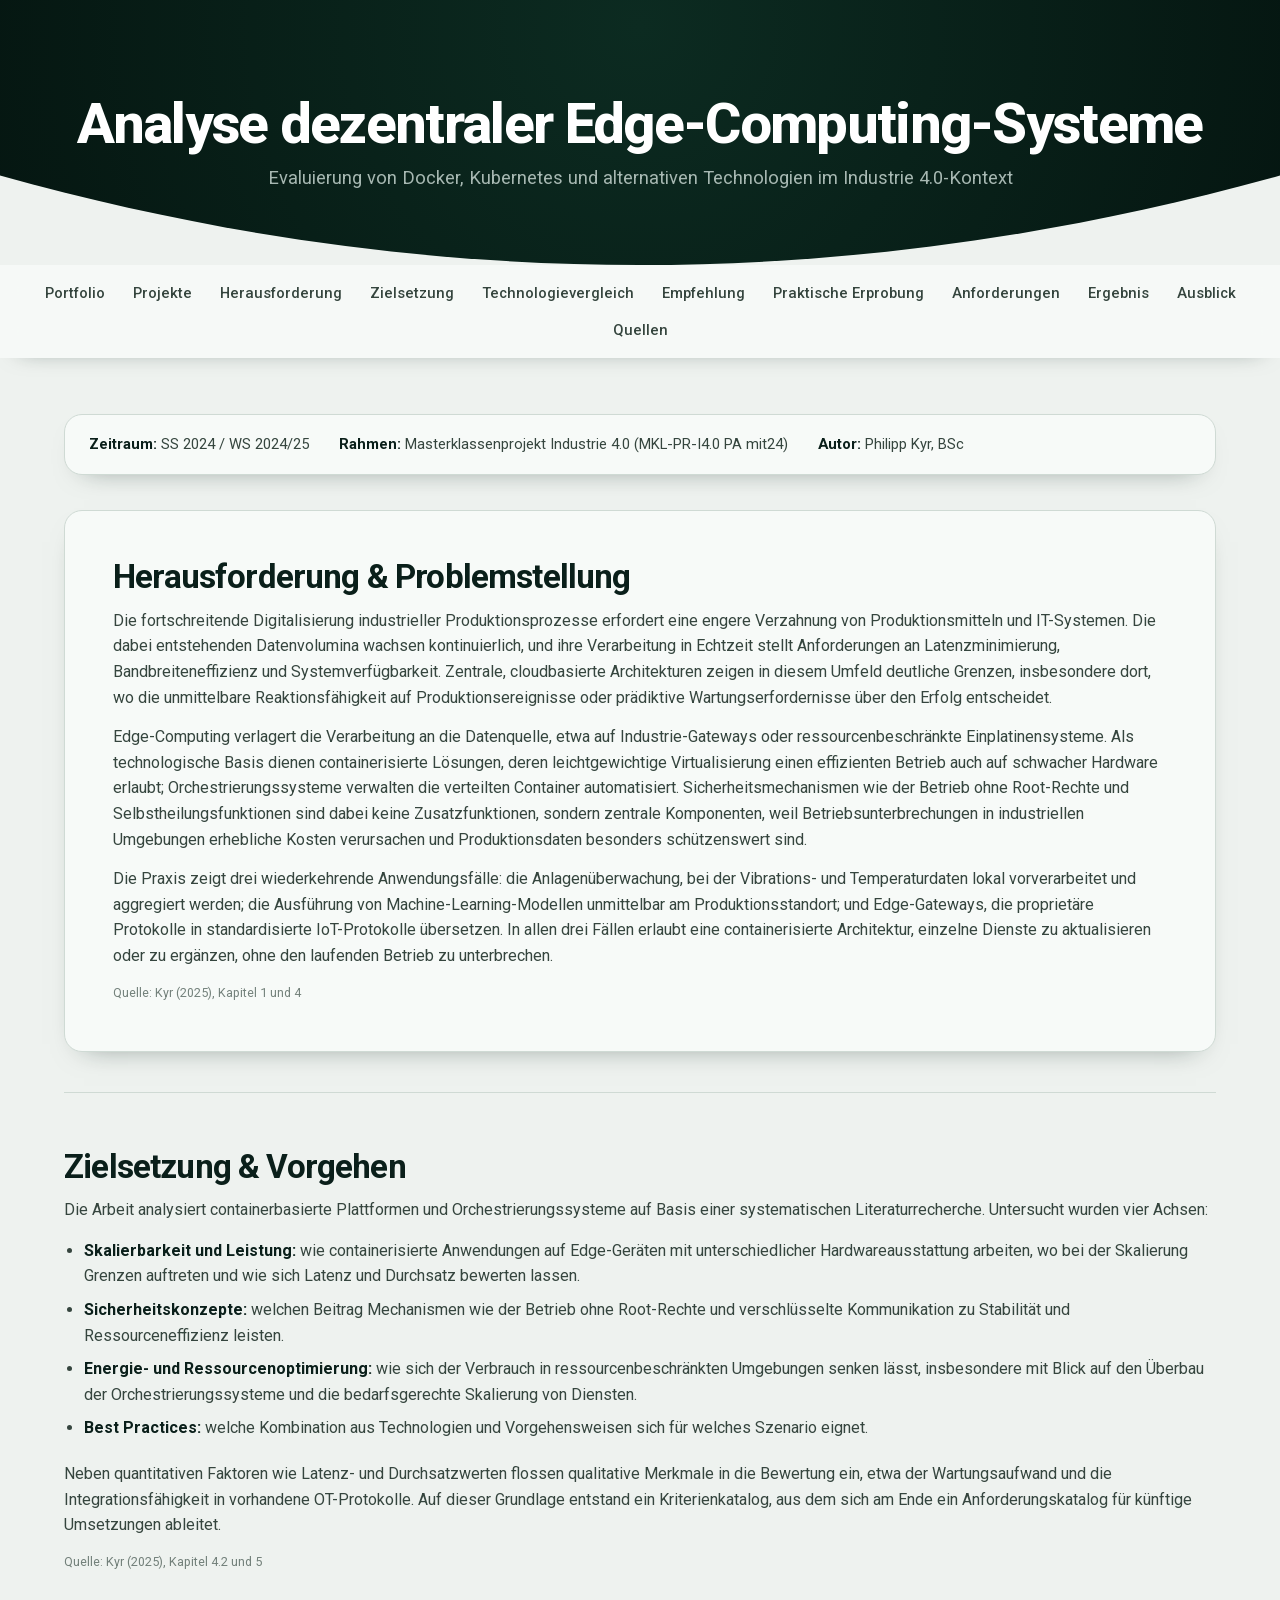
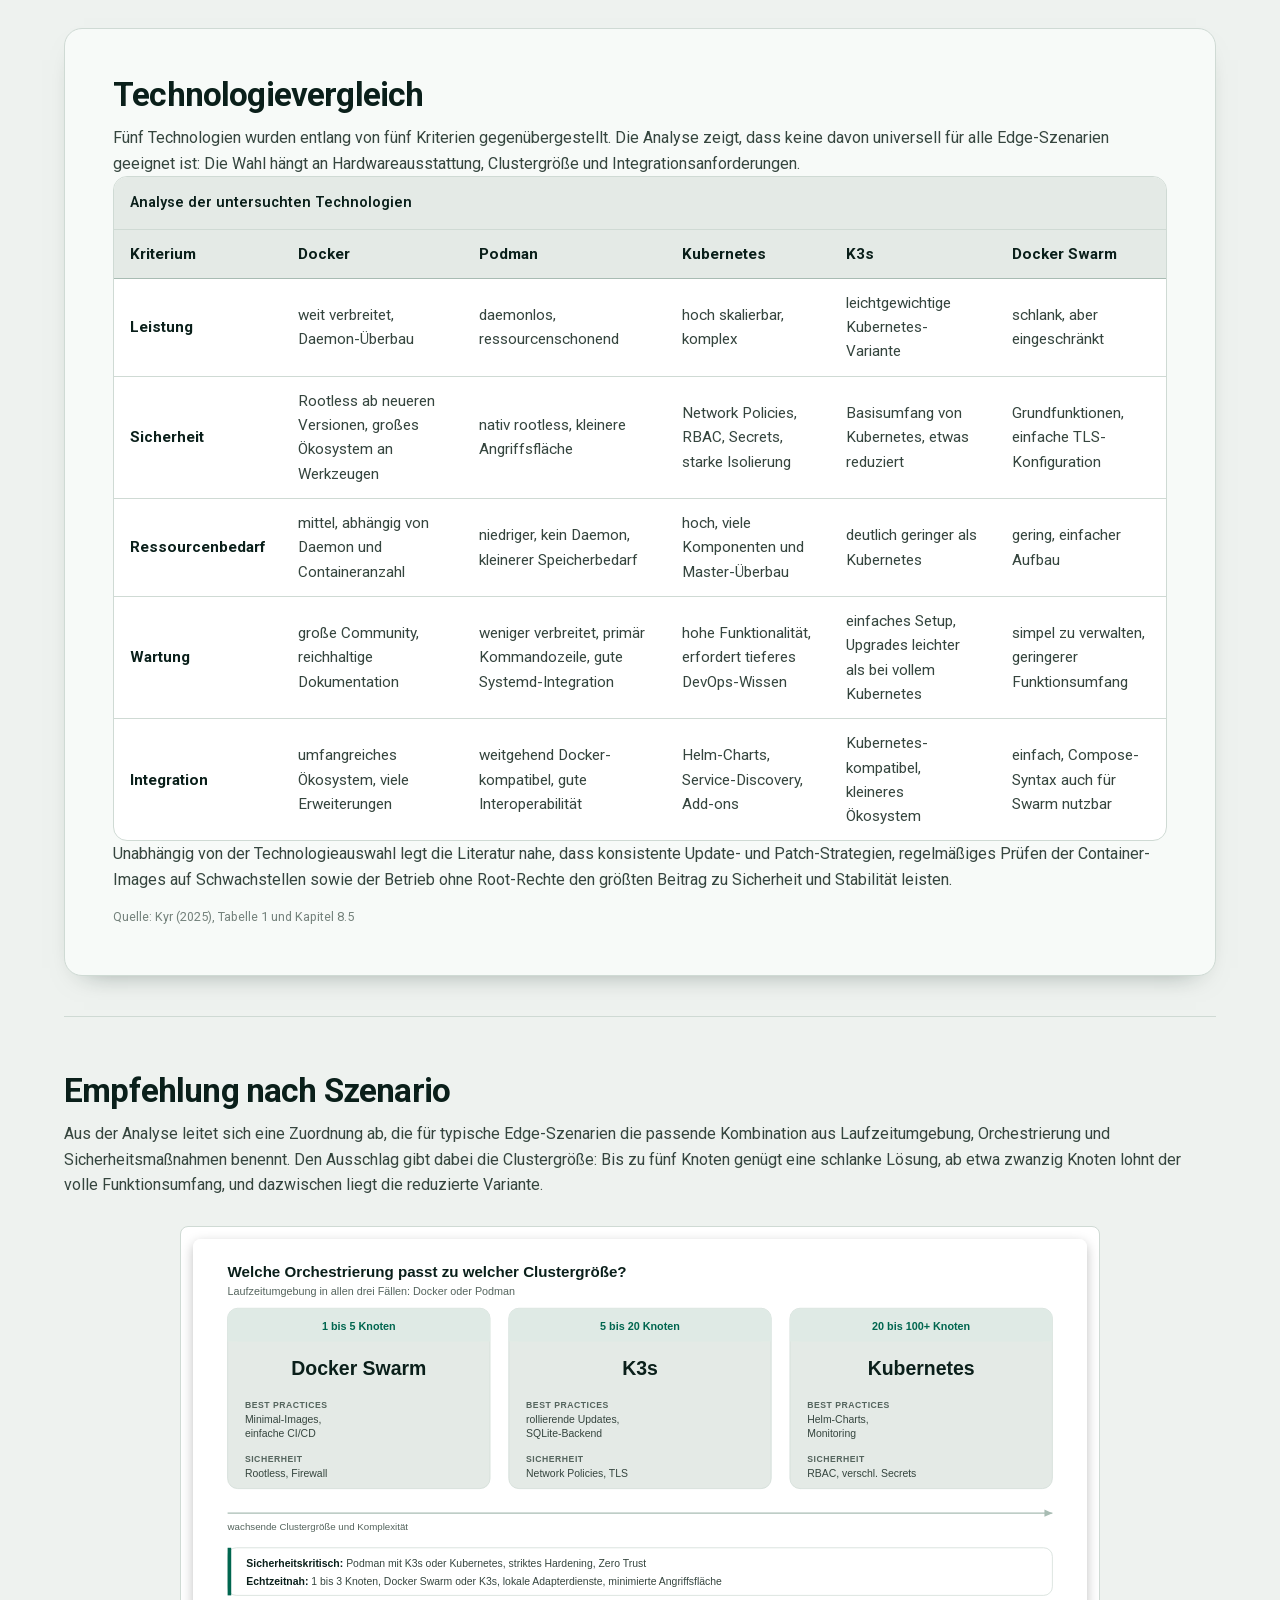
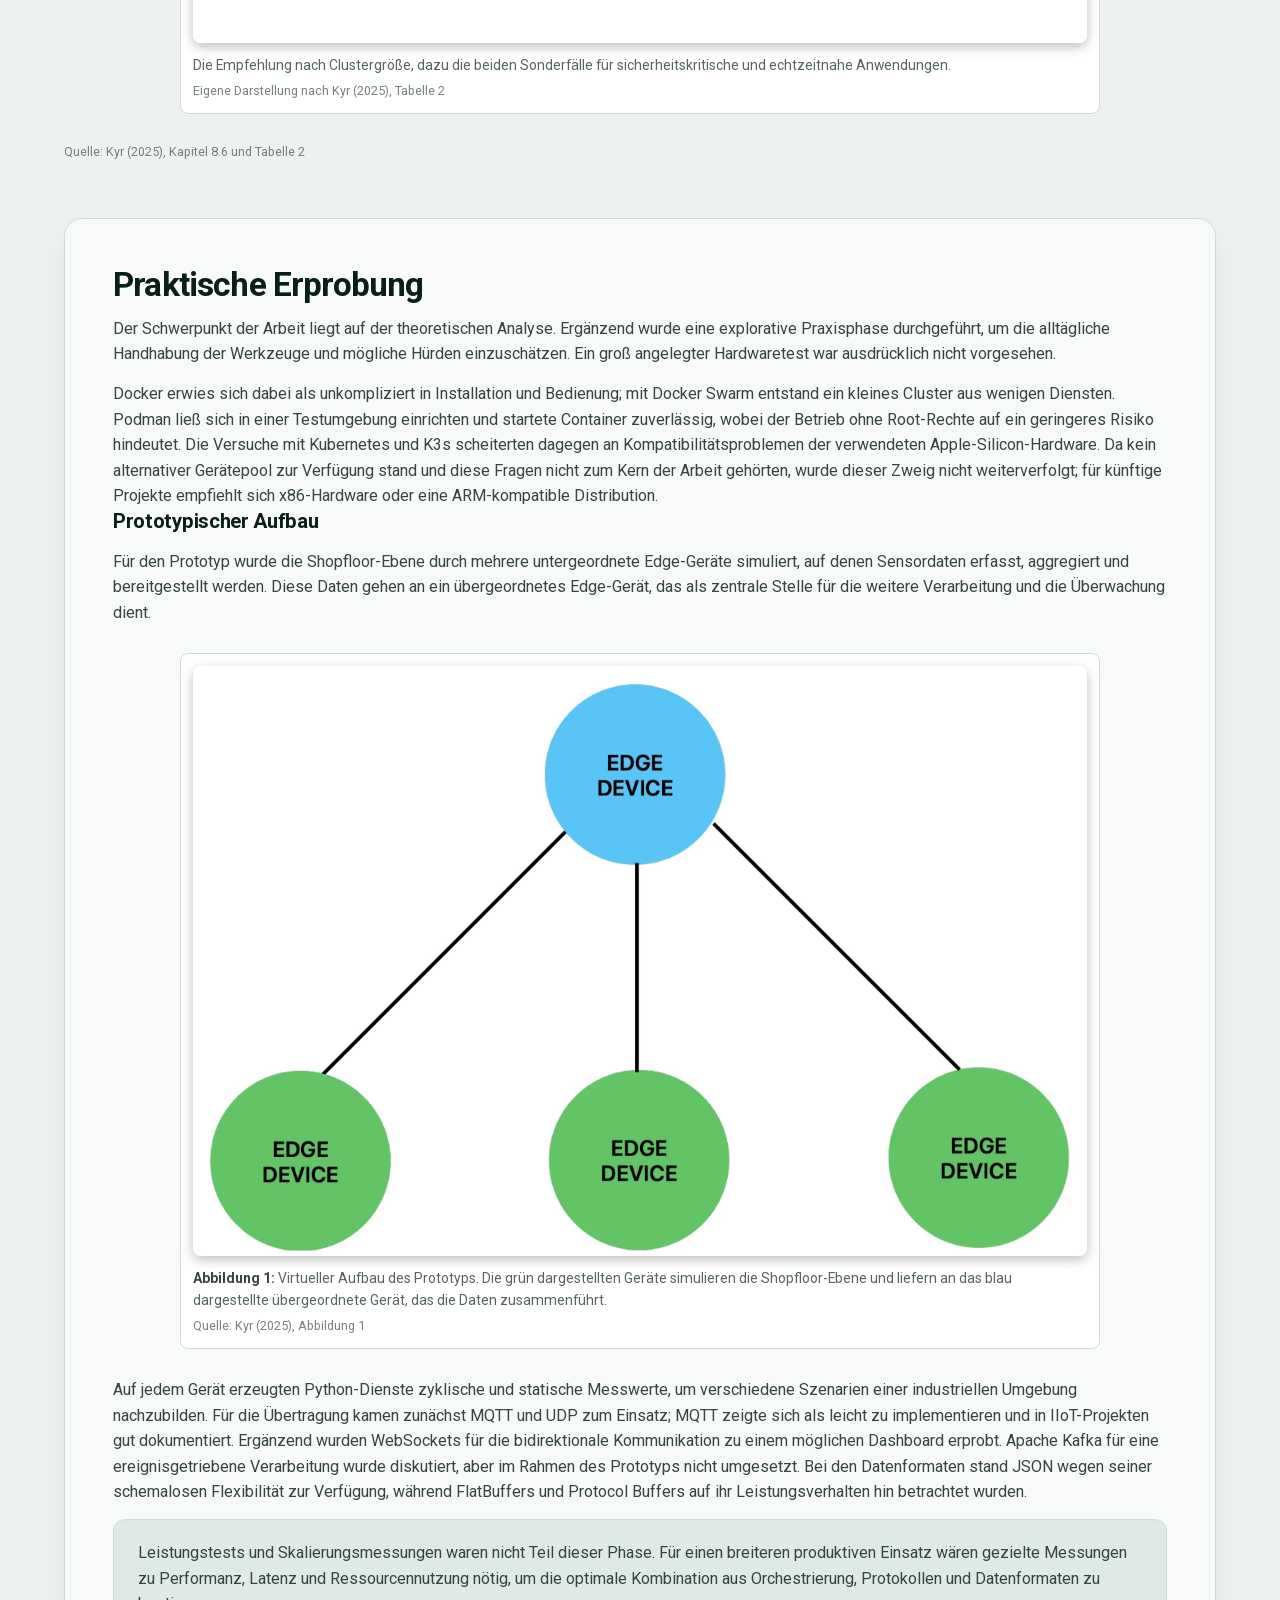
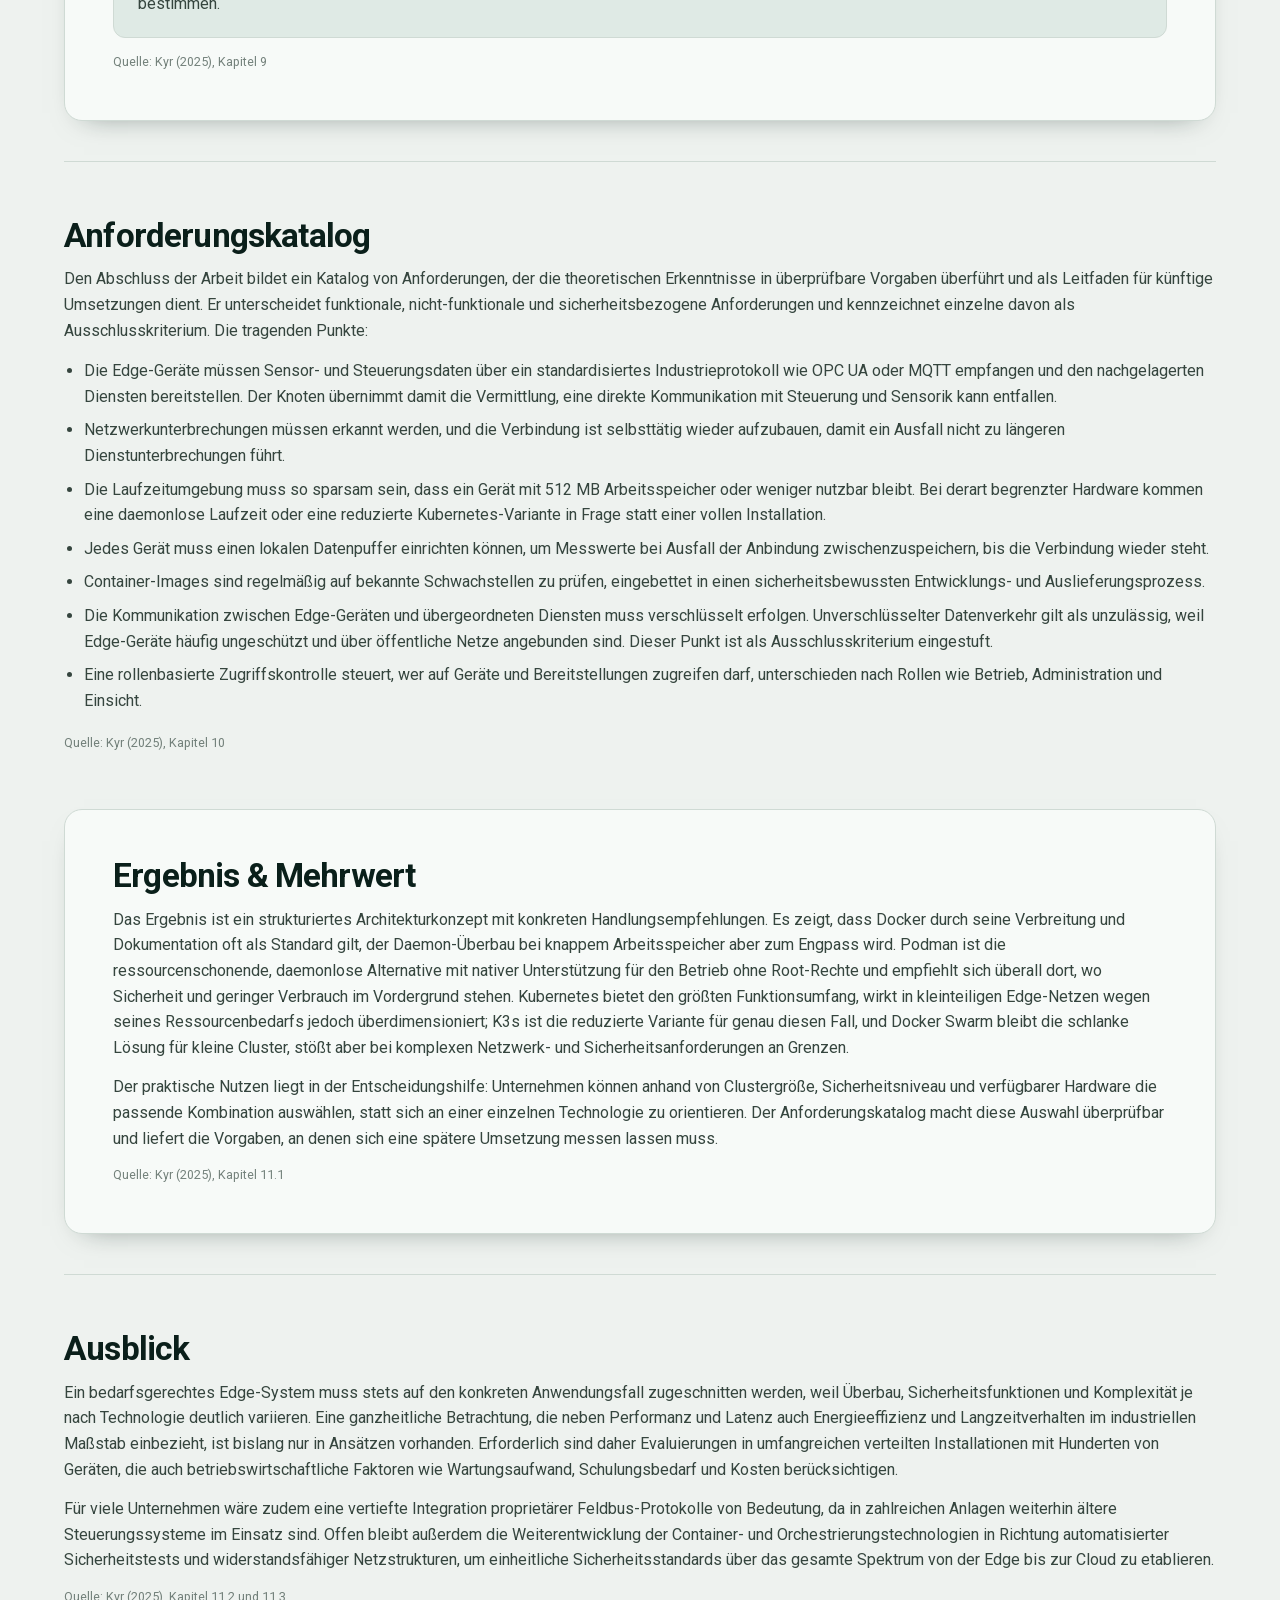
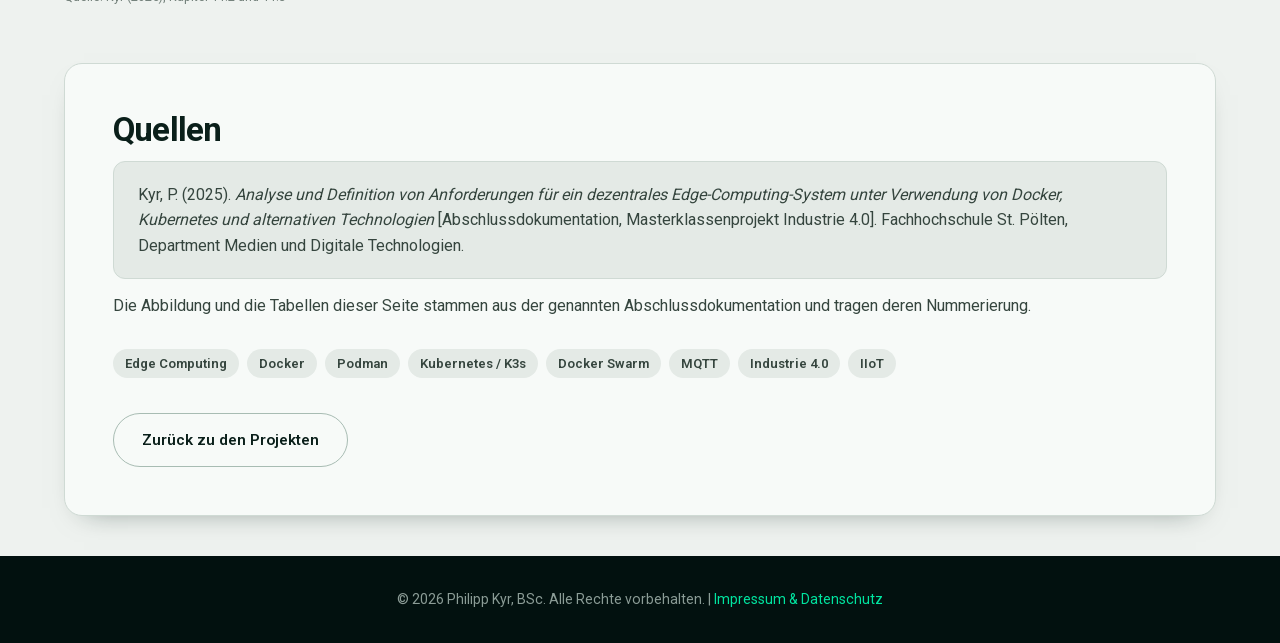
<file: projects/edge-computing-analyse.html>
<!DOCTYPE html>
<html lang="de">
<head>
    <meta charset="UTF-8">
    <meta http-equiv="Content-Security-Policy" content="default-src 'self'; img-src 'self' data:; style-src 'self' 'unsafe-inline'; script-src 'self'; font-src 'self'; connect-src 'none'; object-src 'none'; base-uri 'none'; form-action 'none'">
    <meta name="referrer" content="strict-origin-when-cross-origin">
    <meta name="viewport" content="width=device-width, initial-scale=1.0">
    <title>Dezentrales Edge-Computing – Philipp Kyr, BSc</title>
    <link rel="stylesheet" href="../css/style.css">
    <link rel="icon" type="image/png" sizes="16x16" href="../img/favicon-16.png">
    <link rel="icon" type="image/png" sizes="32x32" href="../img/favicon-32.png">
    <link rel="icon" type="image/png" sizes="48x48" href="../img/favicon-48.png">
    <link rel="apple-touch-icon" href="../img/apple-touch-icon.png">
</head>
<body>
<header>
    <h1>Analyse dezentraler Edge-Computing-Systeme</h1>
    <p>Evaluierung von Docker, Kubernetes und alternativen Technologien im Industrie 4.0-Kontext</p>
</header>

    <nav>
        <ul>
            <li><a href="../index.html">Portfolio</a></li>
            <li><a href="../projects.html">Projekte</a></li>
            <li><a href="#herausforderung">Herausforderung</a></li>
            <li><a href="#zielsetzung">Zielsetzung</a></li>
            <li><a href="#analyse">Technologievergleich</a></li>
            <li><a href="#empfehlung">Empfehlung</a></li>
            <li><a href="#praxis">Praktische Erprobung</a></li>
            <li><a href="#anforderungen">Anforderungen</a></li>
            <li><a href="#ergebnis">Ergebnis</a></li>
            <li><a href="#ausblick">Ausblick</a></li>
            <li><a href="#quellen">Quellen</a></li>
        </ul>
    </nav>

<main class="container">
    <div class="project-meta">
        <span><strong>Zeitraum:</strong> SS 2024 / WS 2024/25</span>
        <span><strong>Rahmen:</strong> Masterklassenprojekt Industrie 4.0 (MKL-PR-I4.0 PA mit24)</span>
        <span><strong>Autor:</strong> Philipp Kyr, BSc</span>
    </div>

    <section id="herausforderung" class="project-section">
        <h2>Herausforderung &amp; Problemstellung</h2>
        <p>Die fortschreitende Digitalisierung industrieller Produktionsprozesse erfordert eine engere
            Verzahnung von Produktionsmitteln und IT-Systemen. Die dabei entstehenden Datenvolumina wachsen
            kontinuierlich, und ihre Verarbeitung in Echtzeit stellt Anforderungen an Latenzminimierung,
            Bandbreiteneffizienz und Systemverfügbarkeit. Zentrale, cloudbasierte Architekturen zeigen in
            diesem Umfeld deutliche Grenzen, insbesondere dort, wo die unmittelbare Reaktionsfähigkeit auf
            Produktionsereignisse oder prädiktive Wartungserfordernisse über den Erfolg entscheidet.</p>
        <p>Edge-Computing verlagert die Verarbeitung an die Datenquelle, etwa auf Industrie-Gateways oder
            ressourcenbeschränkte Einplatinensysteme. Als technologische Basis dienen containerisierte
            Lösungen, deren leichtgewichtige Virtualisierung einen effizienten Betrieb auch auf schwacher
            Hardware erlaubt; Orchestrierungssysteme verwalten die verteilten Container automatisiert.
            Sicherheitsmechanismen wie der Betrieb ohne Root-Rechte und Selbstheilungsfunktionen sind dabei
            keine Zusatzfunktionen, sondern zentrale Komponenten, weil Betriebsunterbrechungen in
            industriellen Umgebungen erhebliche Kosten verursachen und Produktionsdaten besonders
            schützenswert sind.</p>
        <p>Die Praxis zeigt drei wiederkehrende Anwendungsfälle: die Anlagenüberwachung, bei der Vibrations-
            und Temperaturdaten lokal vorverarbeitet und aggregiert werden; die Ausführung von
            Machine-Learning-Modellen unmittelbar am Produktionsstandort; und Edge-Gateways, die proprietäre
            Protokolle in standardisierte IoT-Protokolle übersetzen. In allen drei Fällen erlaubt eine
            containerisierte Architektur, einzelne Dienste zu aktualisieren oder zu ergänzen, ohne den
            laufenden Betrieb zu unterbrechen.</p>
        <span class="fig-source">Quelle: Kyr (2025), Kapitel 1 und 4</span>
    </section>

    <section id="zielsetzung" class="project-section">
        <h2>Zielsetzung &amp; Vorgehen</h2>
        <p>Die Arbeit analysiert containerbasierte Plattformen und Orchestrierungssysteme auf Basis einer
            systematischen Literaturrecherche. Untersucht wurden vier Achsen:</p>
        <ul class="list">
            <li><strong>Skalierbarkeit und Leistung:</strong> wie containerisierte Anwendungen auf
                Edge-Geräten mit unterschiedlicher Hardwareausstattung arbeiten, wo bei der Skalierung
                Grenzen auftreten und wie sich Latenz und Durchsatz bewerten lassen.</li>
            <li><strong>Sicherheitskonzepte:</strong> welchen Beitrag Mechanismen wie der Betrieb ohne
                Root-Rechte und verschlüsselte Kommunikation zu Stabilität und Ressourceneffizienz leisten.</li>
            <li><strong>Energie- und Ressourcenoptimierung:</strong> wie sich der Verbrauch in
                ressourcenbeschränkten Umgebungen senken lässt, insbesondere mit Blick auf den Überbau der
                Orchestrierungssysteme und die bedarfsgerechte Skalierung von Diensten.</li>
            <li><strong>Best Practices:</strong> welche Kombination aus Technologien und Vorgehensweisen sich
                für welches Szenario eignet.</li>
        </ul>
        <p>Neben quantitativen Faktoren wie Latenz- und Durchsatzwerten flossen qualitative Merkmale in die
            Bewertung ein, etwa der Wartungsaufwand und die Integrationsfähigkeit in vorhandene
            OT-Protokolle. Auf dieser Grundlage entstand ein Kriterienkatalog, aus dem sich am Ende ein
            Anforderungskatalog für künftige Umsetzungen ableitet.</p>
        <span class="fig-source">Quelle: Kyr (2025), Kapitel 4.2 und 5</span>
    </section>

    <section id="analyse" class="project-section">
        <h2>Technologievergleich</h2>
        <p>Fünf Technologien wurden entlang von fünf Kriterien gegenübergestellt. Die Analyse zeigt, dass
            keine davon universell für alle Edge-Szenarien geeignet ist: Die Wahl hängt an
            Hardwareausstattung, Clustergröße und Integrationsanforderungen.</p>
        <div class="table-wrap text">
            <div class="table-title">Analyse der untersuchten Technologien</div>
            <table>
                <thead>
                    <tr><th>Kriterium</th><th>Docker</th><th>Podman</th><th>Kubernetes</th><th>K3s</th><th>Docker Swarm</th></tr>
                </thead>
                <tbody>
                    <tr>
                        <td><strong>Leistung</strong></td>
                        <td>weit verbreitet, Daemon-Überbau</td>
                        <td>daemonlos, ressourcenschonend</td>
                        <td>hoch skalierbar, komplex</td>
                        <td>leichtgewichtige Kubernetes-Variante</td>
                        <td>schlank, aber eingeschränkt</td>
                    </tr>
                    <tr>
                        <td><strong>Sicherheit</strong></td>
                        <td>Rootless ab neueren Versionen, großes Ökosystem an Werkzeugen</td>
                        <td>nativ rootless, kleinere Angriffsfläche</td>
                        <td>Network Policies, RBAC, Secrets, starke Isolierung</td>
                        <td>Basisumfang von Kubernetes, etwas reduziert</td>
                        <td>Grundfunktionen, einfache TLS-Konfiguration</td>
                    </tr>
                    <tr>
                        <td><strong>Ressourcenbedarf</strong></td>
                        <td>mittel, abhängig von Daemon und Containeranzahl</td>
                        <td>niedriger, kein Daemon, kleinerer Speicherbedarf</td>
                        <td>hoch, viele Komponenten und Master-Überbau</td>
                        <td>deutlich geringer als Kubernetes</td>
                        <td>gering, einfacher Aufbau</td>
                    </tr>
                    <tr>
                        <td><strong>Wartung</strong></td>
                        <td>große Community, reichhaltige Dokumentation</td>
                        <td>weniger verbreitet, primär Kommandozeile, gute Systemd-Integration</td>
                        <td>hohe Funktionalität, erfordert tieferes DevOps-Wissen</td>
                        <td>einfaches Setup, Upgrades leichter als bei vollem Kubernetes</td>
                        <td>simpel zu verwalten, geringerer Funktionsumfang</td>
                    </tr>
                    <tr>
                        <td><strong>Integration</strong></td>
                        <td>umfangreiches Ökosystem, viele Erweiterungen</td>
                        <td>weitgehend Docker-kompatibel, gute Interoperabilität</td>
                        <td>Helm-Charts, Service-Discovery, Add-ons</td>
                        <td>Kubernetes-kompatibel, kleineres Ökosystem</td>
                        <td>einfach, Compose-Syntax auch für Swarm nutzbar</td>
                    </tr>
                </tbody>
            </table>
        </div>
        <p>Unabhängig von der Technologieauswahl legt die Literatur nahe, dass konsistente Update- und
            Patch-Strategien, regelmäßiges Prüfen der Container-Images auf Schwachstellen sowie der Betrieb
            ohne Root-Rechte den größten Beitrag zu Sicherheit und Stabilität leisten.</p>
        <span class="fig-source">Quelle: Kyr (2025), Tabelle 1 und Kapitel 8.5</span>
    </section>

    <section id="empfehlung" class="project-section">
        <h2>Empfehlung nach Szenario</h2>
        <p>Aus der Analyse leitet sich eine Zuordnung ab, die für typische Edge-Szenarien die passende
            Kombination aus Laufzeitumgebung, Orchestrierung und Sicherheitsmaßnahmen benennt. Den
            Ausschlag gibt dabei die Clustergröße: Bis zu fünf Knoten genügt eine schlanke Lösung, ab
            etwa zwanzig Knoten lohnt der volle Funktionsumfang, und dazwischen liegt die reduzierte
            Variante.</p>

        <div class="image-gallery">
            <figure class="figure-wide">
                <a href="../img/edge-computing/edge-empfehlung.svg" target="_blank" rel="noopener" title="Abbildung in Originalgröße öffnen"><img src="../img/edge-computing/edge-empfehlung.svg" alt="Empfehlung nach Clustergröße: bis fünf Knoten Docker Swarm, bis zwanzig Knoten K3s, darüber Kubernetes" width="1240" height="560" loading="lazy" decoding="async"></a>
                <figcaption>Die Empfehlung nach Clustergröße, dazu die beiden Sonderfälle für sicherheitskritische und echtzeitnahe Anwendungen.</figcaption>
                <span class="fig-source">Eigene Darstellung nach Kyr (2025), Tabelle 2</span>
            </figure>
        </div>
        <span class="fig-source">Quelle: Kyr (2025), Kapitel 8.6 und Tabelle 2</span>
    </section>

    <section id="praxis" class="project-section">
        <h2>Praktische Erprobung</h2>
        <p>Der Schwerpunkt der Arbeit liegt auf der theoretischen Analyse. Ergänzend wurde eine explorative
            Praxisphase durchgeführt, um die alltägliche Handhabung der Werkzeuge und mögliche Hürden
            einzuschätzen. Ein groß angelegter Hardwaretest war ausdrücklich nicht vorgesehen.</p>
        <p>Docker erwies sich dabei als unkompliziert in Installation und Bedienung; mit Docker Swarm
            entstand ein kleines Cluster aus wenigen Diensten. Podman ließ sich in einer Testumgebung
            einrichten und startete Container zuverlässig, wobei der Betrieb ohne Root-Rechte auf ein
            geringeres Risiko hindeutet. Die Versuche mit Kubernetes und K3s scheiterten dagegen an
            Kompatibilitätsproblemen der verwendeten Apple-Silicon-Hardware. Da kein alternativer
            Gerätepool zur Verfügung stand und diese Fragen nicht zum Kern der Arbeit gehörten, wurde dieser
            Zweig nicht weiterverfolgt; für künftige Projekte empfiehlt sich x86-Hardware oder eine
            ARM-kompatible Distribution.</p>

        <h3>Prototypischer Aufbau</h3>
        <p>Für den Prototyp wurde die Shopfloor-Ebene durch mehrere untergeordnete Edge-Geräte simuliert,
            auf denen Sensordaten erfasst, aggregiert und bereitgestellt werden. Diese Daten gehen an ein
            übergeordnetes Edge-Gerät, das als zentrale Stelle für die weitere Verarbeitung und die
            Überwachung dient.</p>

        <div class="image-gallery">
            <figure class="figure-wide">
                <a href="../img/edge-computing/edge-topologie-original.png" target="_blank" rel="noopener" title="Abbildung in Originalgröße öffnen"><img src="../img/edge-computing/edge-topologie-original.webp" alt="Abbildung 1: Virtueller Aufbau mit drei untergeordneten und einem übergeordneten Edge-Gerät" width="1292" height="852" loading="lazy" decoding="async"></a>
                <figcaption><strong>Abbildung 1:</strong> Virtueller Aufbau des Prototyps. Die grün dargestellten Geräte simulieren die Shopfloor-Ebene und liefern an das blau dargestellte übergeordnete Gerät, das die Daten zusammenführt.</figcaption>
                <span class="fig-source">Quelle: Kyr (2025), Abbildung 1</span>
            </figure>
        </div>

        <p>Auf jedem Gerät erzeugten Python-Dienste zyklische und statische Messwerte, um verschiedene
            Szenarien einer industriellen Umgebung nachzubilden. Für die Übertragung kamen zunächst MQTT und
            UDP zum Einsatz; MQTT zeigte sich als leicht zu implementieren und in IIoT-Projekten gut
            dokumentiert. Ergänzend wurden WebSockets für die bidirektionale Kommunikation zu einem
            möglichen Dashboard erprobt. Apache Kafka für eine ereignisgetriebene Verarbeitung wurde
            diskutiert, aber im Rahmen des Prototyps nicht umgesetzt. Bei den Datenformaten stand JSON
            wegen seiner schemalosen Flexibilität zur Verfügung, während FlatBuffers und Protocol Buffers
            auf ihr Leistungsverhalten hin betrachtet wurden.</p>
        <p class="hinweis">Leistungstests und Skalierungsmessungen waren nicht Teil dieser Phase. Für einen
            breiteren produktiven Einsatz wären gezielte Messungen zu Performanz, Latenz und
            Ressourcennutzung nötig, um die optimale Kombination aus Orchestrierung, Protokollen und
            Datenformaten zu bestimmen.</p>
        <span class="fig-source">Quelle: Kyr (2025), Kapitel 9</span>
    </section>

    <section id="anforderungen" class="project-section">
        <h2>Anforderungskatalog</h2>
        <p>Den Abschluss der Arbeit bildet ein Katalog von Anforderungen, der die theoretischen Erkenntnisse
            in überprüfbare Vorgaben überführt und als Leitfaden für künftige Umsetzungen dient. Er
            unterscheidet funktionale, nicht-funktionale und sicherheitsbezogene Anforderungen und
            kennzeichnet einzelne davon als Ausschlusskriterium. Die tragenden Punkte:</p>
        <ul class="list">
            <li>Die Edge-Geräte müssen Sensor- und Steuerungsdaten über ein standardisiertes
                Industrieprotokoll wie OPC UA oder MQTT empfangen und den nachgelagerten Diensten
                bereitstellen. Der Knoten übernimmt damit die Vermittlung, eine direkte Kommunikation mit
                Steuerung und Sensorik kann entfallen.</li>
            <li>Netzwerkunterbrechungen müssen erkannt werden, und die Verbindung ist selbsttätig wieder
                aufzubauen, damit ein Ausfall nicht zu längeren Dienstunterbrechungen führt.</li>
            <li>Die Laufzeitumgebung muss so sparsam sein, dass ein Gerät mit 512 MB Arbeitsspeicher oder
                weniger nutzbar bleibt. Bei derart begrenzter Hardware kommen eine daemonlose Laufzeit oder
                eine reduzierte Kubernetes-Variante in Frage statt einer vollen Installation.</li>
            <li>Jedes Gerät muss einen lokalen Datenpuffer einrichten können, um Messwerte bei Ausfall der
                Anbindung zwischenzuspeichern, bis die Verbindung wieder steht.</li>
            <li>Container-Images sind regelmäßig auf bekannte Schwachstellen zu prüfen, eingebettet in einen
                sicherheitsbewussten Entwicklungs- und Auslieferungsprozess.</li>
            <li>Die Kommunikation zwischen Edge-Geräten und übergeordneten Diensten muss verschlüsselt
                erfolgen. Unverschlüsselter Datenverkehr gilt als unzulässig, weil Edge-Geräte
                häufig ungeschützt und über öffentliche Netze angebunden sind. Dieser Punkt ist als
                Ausschlusskriterium eingestuft.</li>
            <li>Eine rollenbasierte Zugriffskontrolle steuert, wer auf Geräte und Bereitstellungen
                zugreifen darf, unterschieden nach Rollen wie Betrieb, Administration und Einsicht.</li>
        </ul>
        <span class="fig-source">Quelle: Kyr (2025), Kapitel 10</span>
    </section>

    <section id="ergebnis" class="project-section">
        <h2>Ergebnis &amp; Mehrwert</h2>
        <p>Das Ergebnis ist ein strukturiertes Architekturkonzept mit konkreten Handlungsempfehlungen. Es
            zeigt, dass Docker durch seine Verbreitung und Dokumentation oft als Standard gilt, der
            Daemon-Überbau bei knappem Arbeitsspeicher aber zum Engpass wird. Podman ist die
            ressourcenschonende, daemonlose Alternative mit nativer Unterstützung für den Betrieb ohne
            Root-Rechte und empfiehlt sich überall dort, wo Sicherheit und geringer Verbrauch im
            Vordergrund stehen. Kubernetes bietet den größten Funktionsumfang, wirkt in kleinteiligen
            Edge-Netzen wegen seines Ressourcenbedarfs jedoch überdimensioniert; K3s ist die reduzierte
            Variante für genau diesen Fall, und Docker Swarm bleibt die schlanke Lösung für kleine Cluster,
            stößt aber bei komplexen Netzwerk- und Sicherheitsanforderungen an Grenzen.</p>
        <p>Der praktische Nutzen liegt in der Entscheidungshilfe: Unternehmen können anhand von
            Clustergröße, Sicherheitsniveau und verfügbarer Hardware die passende Kombination auswählen,
            statt sich an einer einzelnen Technologie zu orientieren. Der Anforderungskatalog macht diese
            Auswahl überprüfbar und liefert die Vorgaben, an denen sich eine spätere Umsetzung messen
            lassen muss.</p>
        <span class="fig-source">Quelle: Kyr (2025), Kapitel 11.1</span>
    </section>

    <section id="ausblick" class="project-section">
        <h2>Ausblick</h2>
        <p>Ein bedarfsgerechtes Edge-System muss stets auf den konkreten Anwendungsfall zugeschnitten
            werden, weil Überbau, Sicherheitsfunktionen und Komplexität je nach Technologie deutlich
            variieren. Eine ganzheitliche Betrachtung, die neben Performanz und Latenz auch Energieeffizienz
            und Langzeitverhalten im industriellen Maßstab einbezieht, ist bislang nur in Ansätzen
            vorhanden. Erforderlich sind daher Evaluierungen in umfangreichen verteilten Installationen mit
            Hunderten von Geräten, die auch betriebswirtschaftliche Faktoren wie Wartungsaufwand,
            Schulungsbedarf und Kosten berücksichtigen.</p>
        <p>Für viele Unternehmen wäre zudem eine vertiefte Integration proprietärer Feldbus-Protokolle von
            Bedeutung, da in zahlreichen Anlagen weiterhin ältere Steuerungssysteme im Einsatz sind. Offen
            bleibt außerdem die Weiterentwicklung der Container- und Orchestrierungstechnologien in
            Richtung automatisierter Sicherheitstests und widerstandsfähiger Netzstrukturen, um einheitliche
            Sicherheitsstandards über das gesamte Spektrum von der Edge bis zur Cloud zu etablieren.</p>
        <span class="fig-source">Quelle: Kyr (2025), Kapitel 11.2 und 11.3</span>
    </section>

    <section id="quellen" class="project-section">
        <h2>Quellen</h2>
        <p class="citation-box">Kyr, P. (2025). <em>Analyse und Definition von Anforderungen für ein dezentrales Edge-Computing-System unter Verwendung von Docker, Kubernetes und alternativen Technologien</em> [Abschlussdokumentation, Masterklassenprojekt Industrie 4.0]. Fachhochschule St. Pölten, Department Medien und Digitale Technologien.</p>
        <p>Die Abbildung und die Tabellen dieser Seite stammen aus der genannten Abschlussdokumentation und
            tragen deren Nummerierung.</p>

        <ul class="tags" style="margin-top: 30px;">
            <li>Edge Computing</li><li>Docker</li><li>Podman</li><li>Kubernetes / K3s</li>
            <li>Docker Swarm</li><li>MQTT</li><li>Industrie 4.0</li><li>IIoT</li>
        </ul>
        <a class="btn" style="margin-top: 20px;" href="../projects.html">Zurück zu den Projekten</a>
    </section>
</main>

<footer>
    <p>&copy; <span id="jahr">2026</span> Philipp Kyr, BSc. Alle Rechte vorbehalten. | <a href="../impressum.html">Impressum &amp; Datenschutz</a></p>
</footer>
<script src="../js/seite.js" defer></script>
<script src="../js/kopfbiegung.js" defer></script>
</body>
</html>
</file>
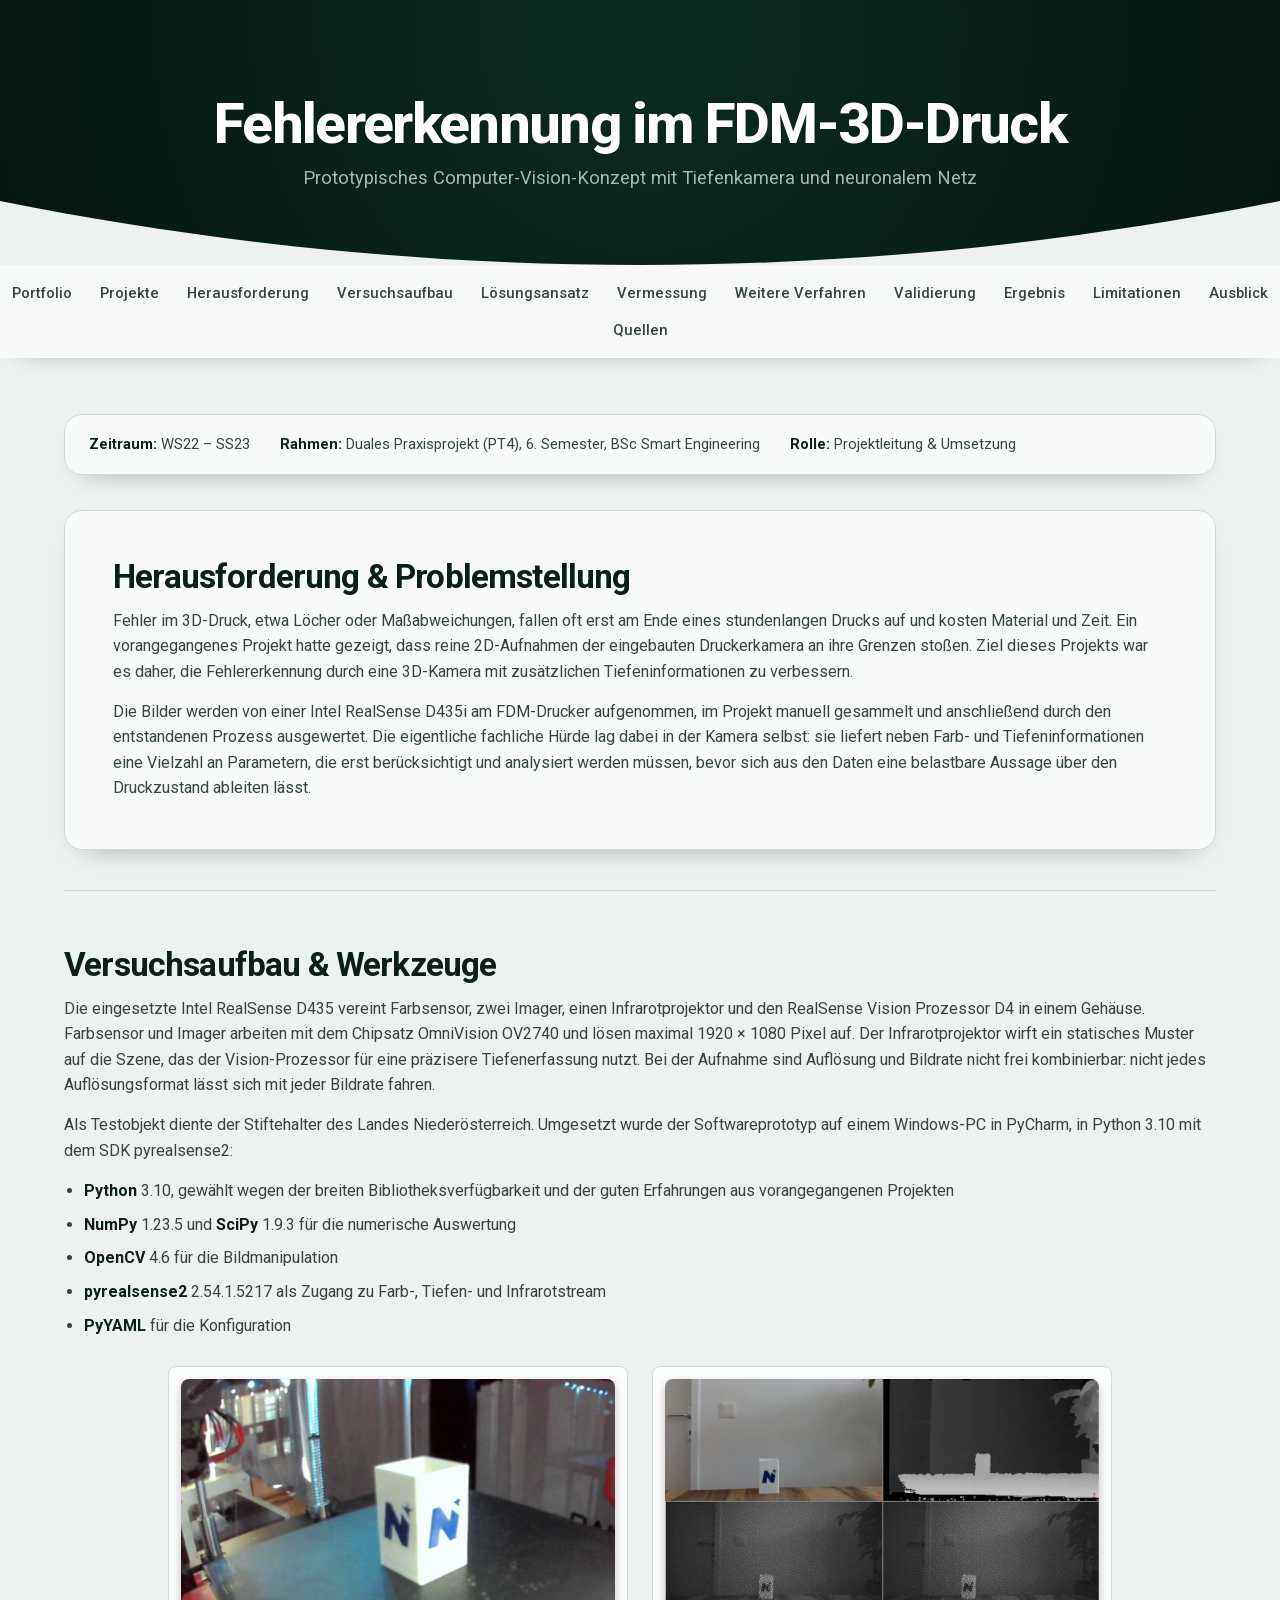
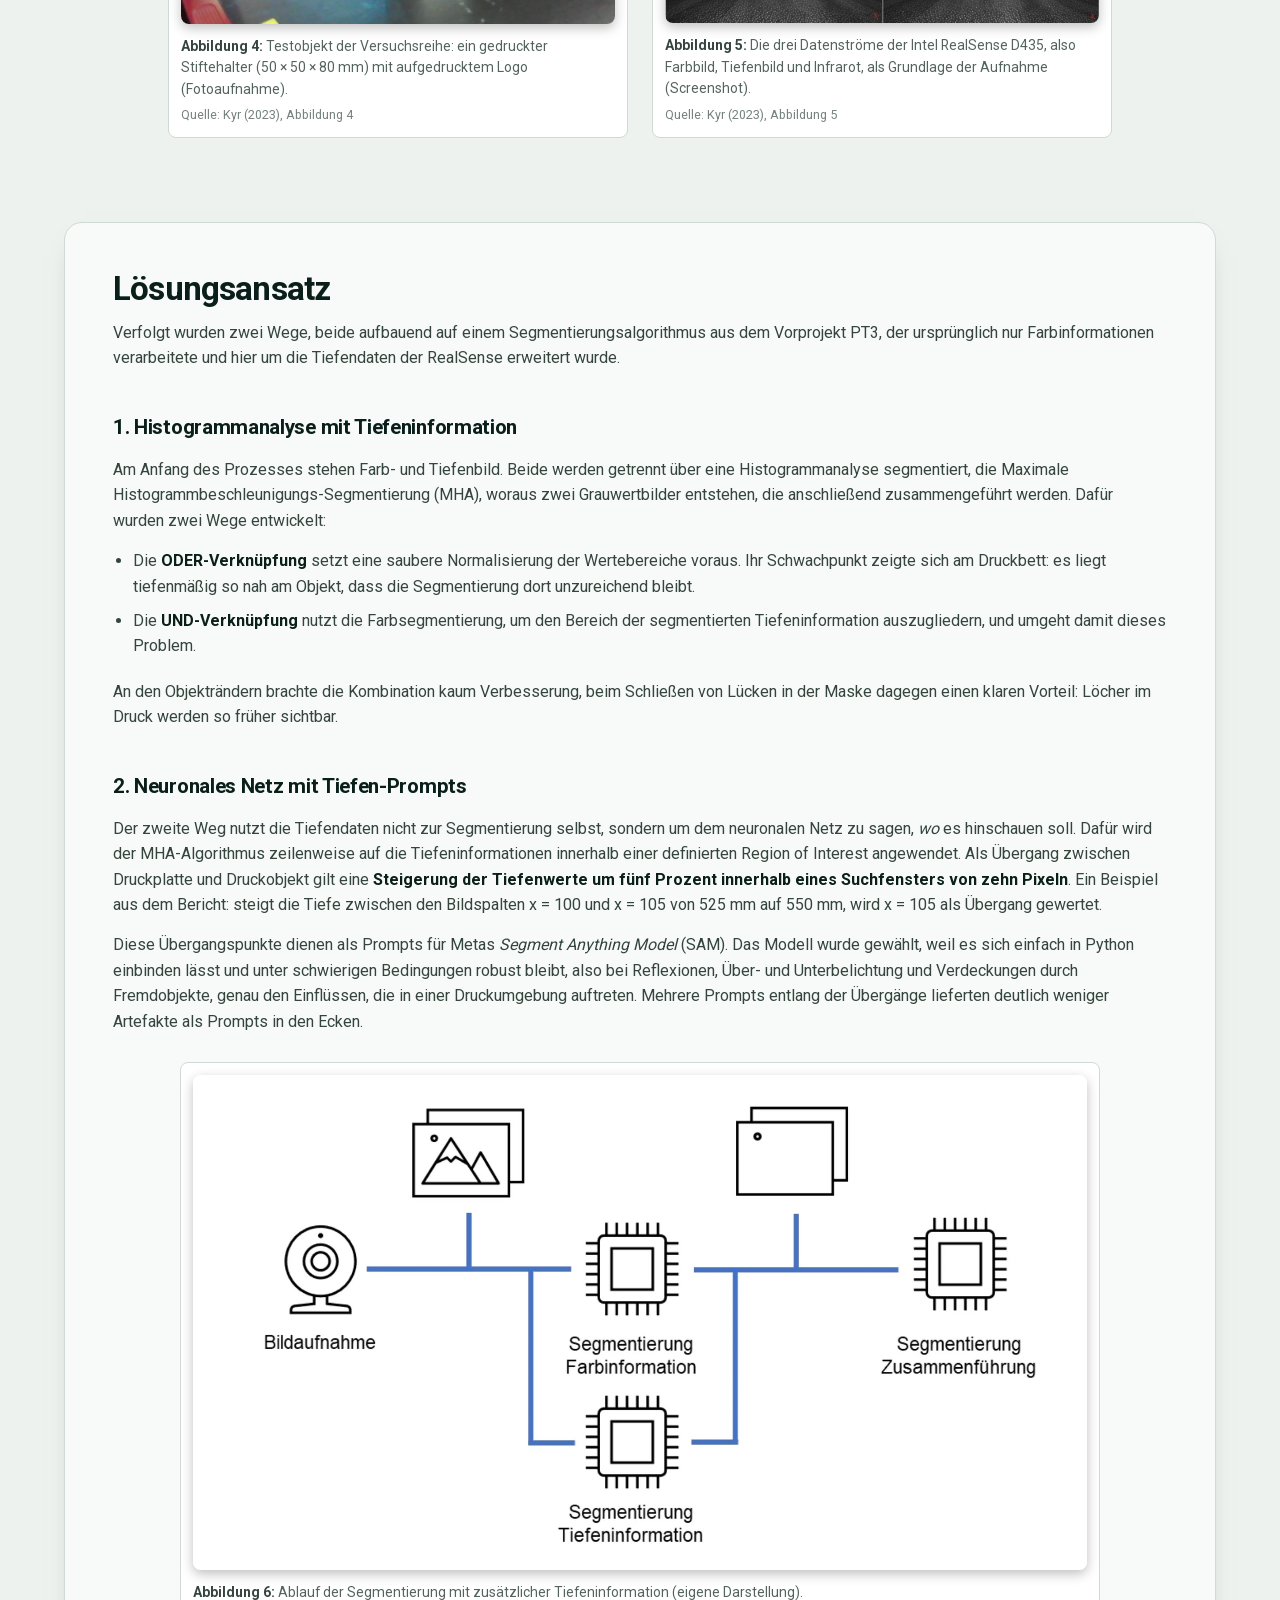
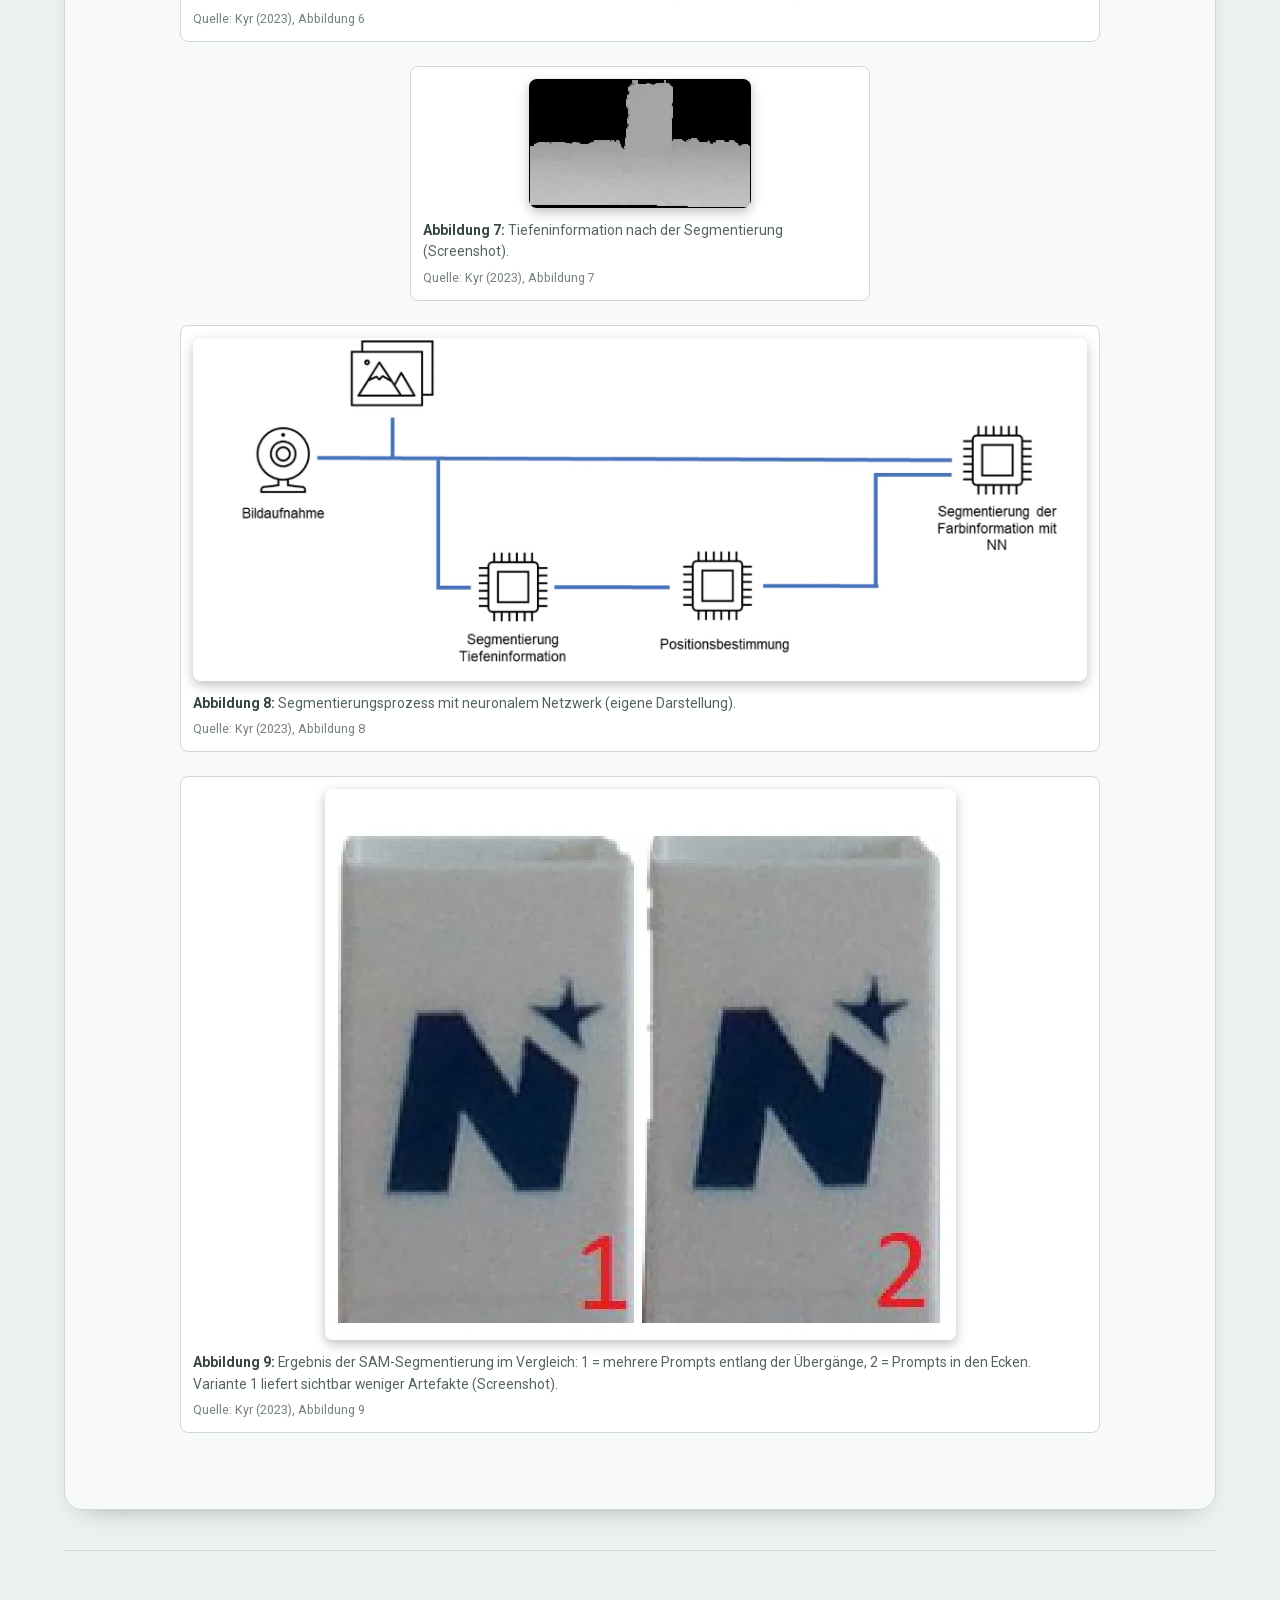
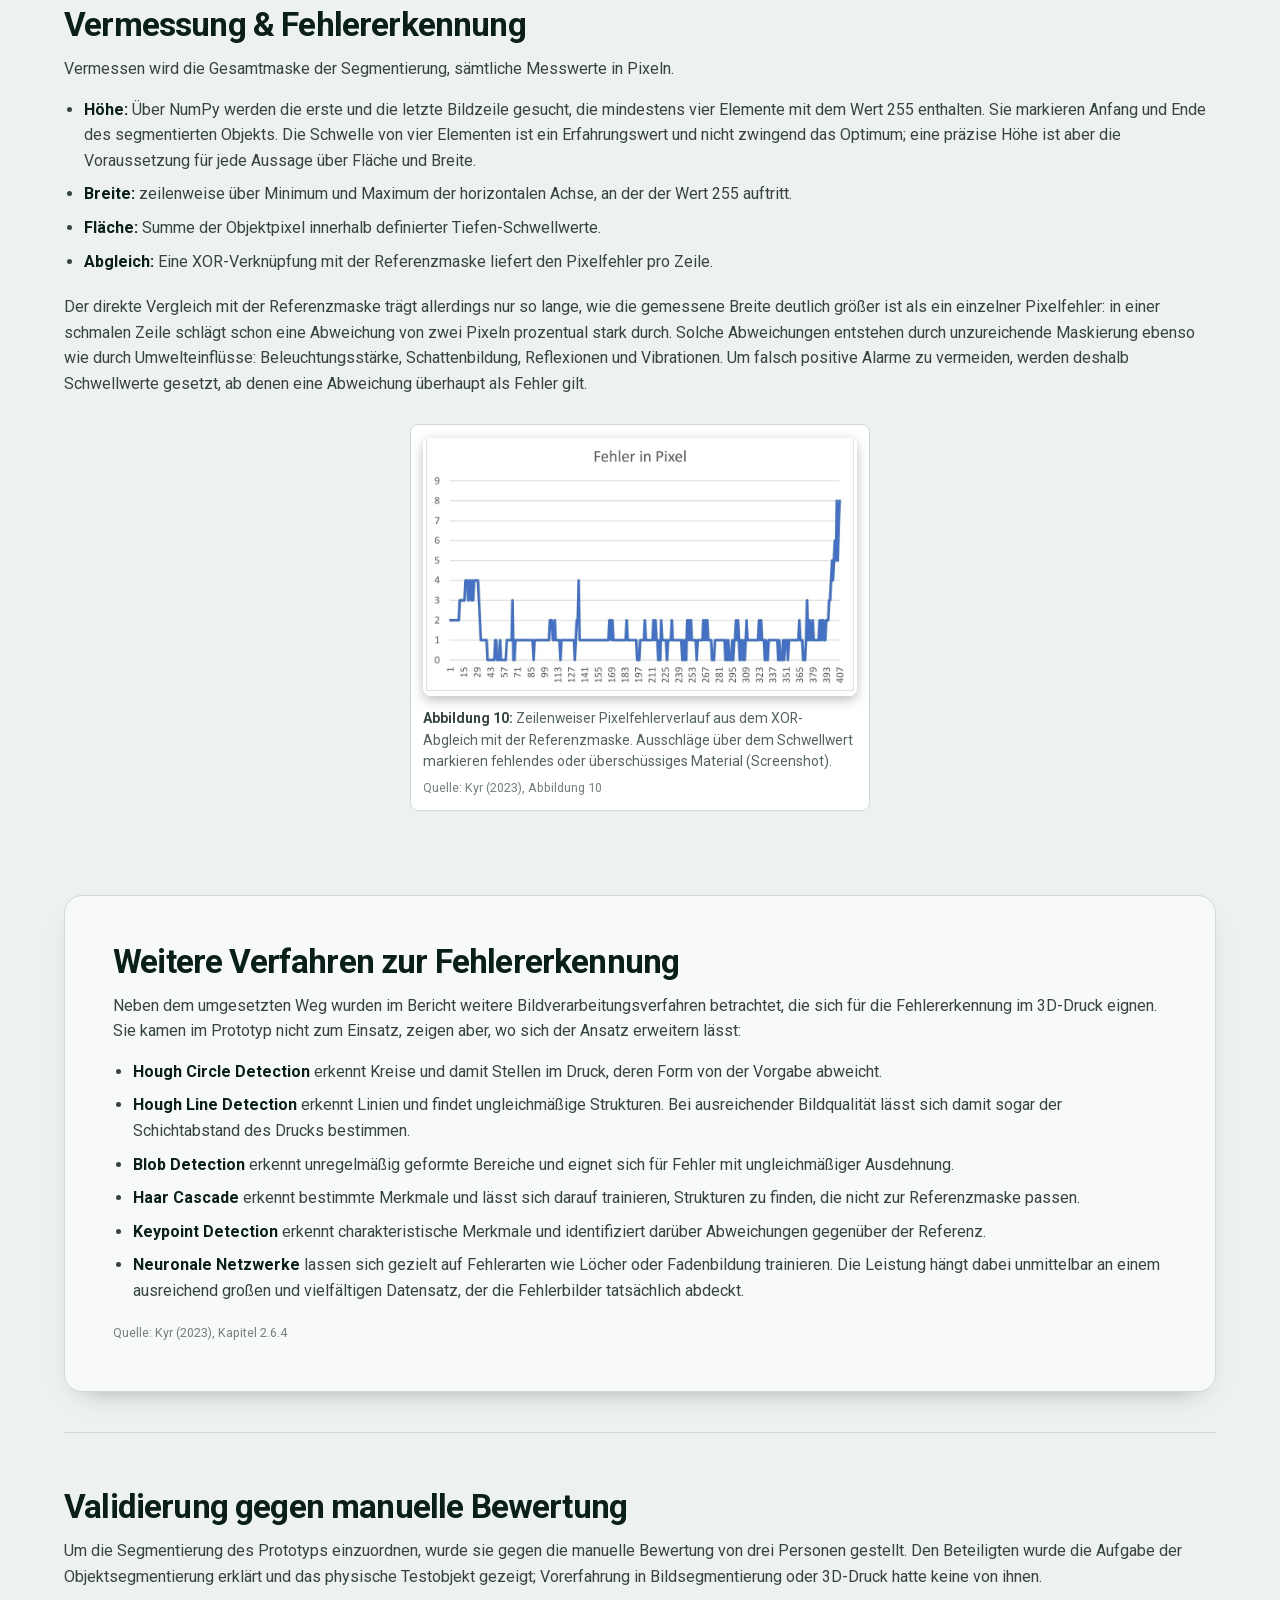
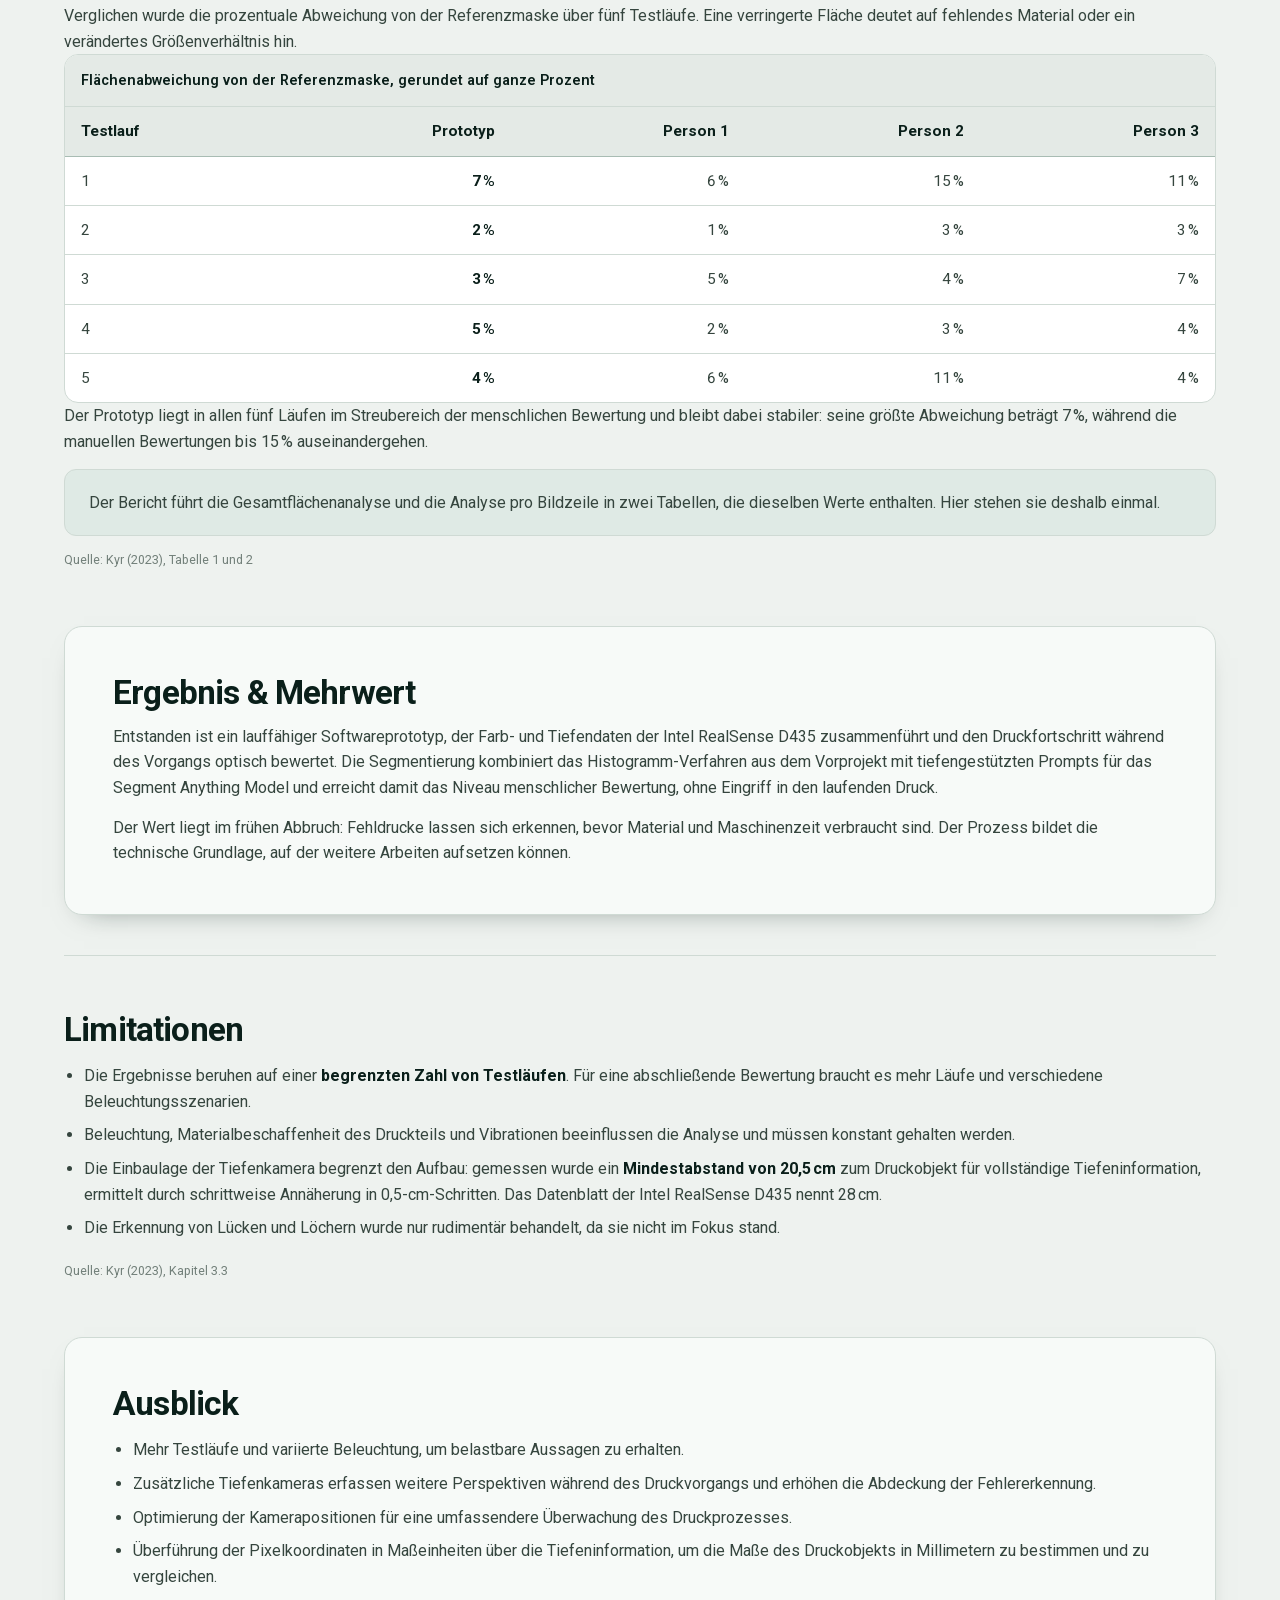
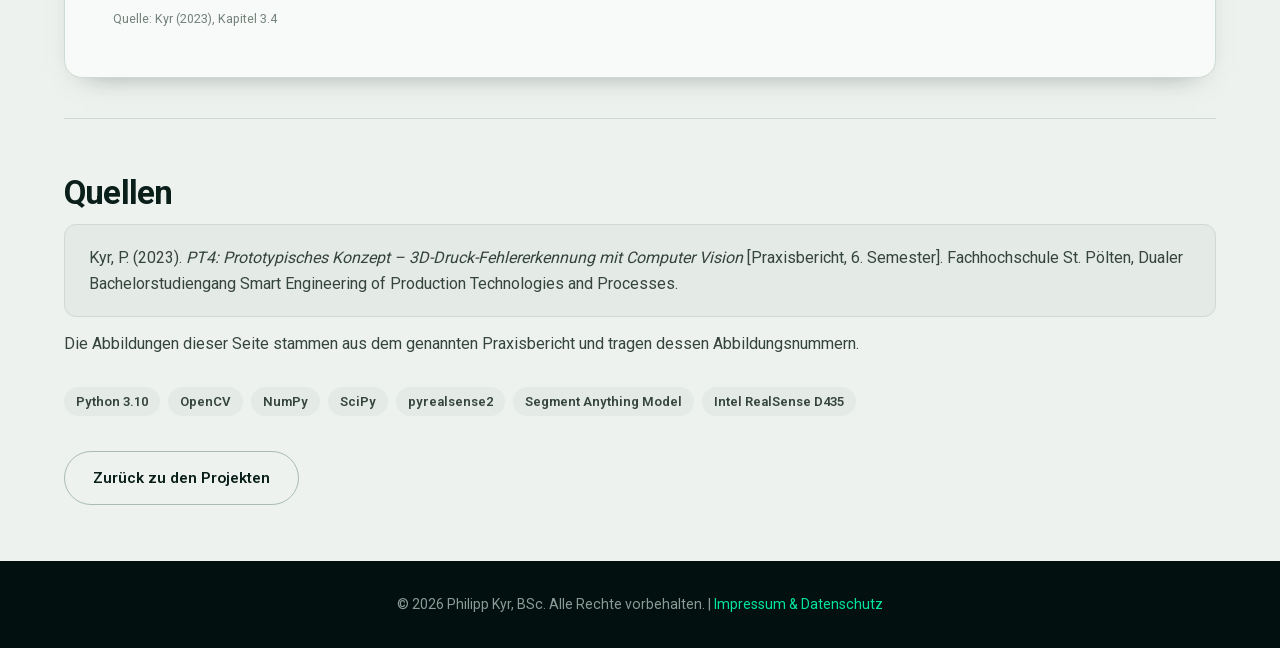
<file: projects/fehlererkennung-3d-druck.html>
<!DOCTYPE html>
<html lang="de">
<head>
    <meta charset="UTF-8">
    <meta http-equiv="Content-Security-Policy" content="default-src 'self'; img-src 'self' data:; style-src 'self' 'unsafe-inline'; script-src 'self'; font-src 'self'; connect-src 'none'; object-src 'none'; base-uri 'none'; form-action 'none'">
    <meta name="referrer" content="strict-origin-when-cross-origin">
    <meta name="viewport" content="width=device-width, initial-scale=1.0">
    <title>Fehlererkennung im 3D-Druck – Philipp Kyr, BSc</title>
    <link rel="stylesheet" href="../css/style.css">
    <link rel="icon" type="image/png" sizes="16x16" href="../img/favicon-16.png">
    <link rel="icon" type="image/png" sizes="32x32" href="../img/favicon-32.png">
    <link rel="icon" type="image/png" sizes="48x48" href="../img/favicon-48.png">
    <link rel="apple-touch-icon" href="../img/apple-touch-icon.png">
</head>
<body>
<header>
    <h1>Fehlererkennung im FDM-3D-Druck</h1>
    <p>Prototypisches Computer-Vision-Konzept mit Tiefenkamera und neuronalem Netz</p>
</header>

    <nav>
        <ul>
            <li><a href="../index.html">Portfolio</a></li>
            <li><a href="../projects.html">Projekte</a></li>
            <li><a href="#herausforderung">Herausforderung</a></li>
            <li><a href="#aufbau">Versuchsaufbau</a></li>
            <li><a href="#loesungsansatz">Lösungsansatz</a></li>
            <li><a href="#vermessung">Vermessung</a></li>
            <li><a href="#weitere-verfahren">Weitere Verfahren</a></li>
            <li><a href="#validierung">Validierung</a></li>
            <li><a href="#ergebnis">Ergebnis</a></li>
            <li><a href="#limitationen">Limitationen</a></li>
            <li><a href="#ausblick">Ausblick</a></li>
            <li><a href="#quellen">Quellen</a></li>
        </ul>
    </nav>

<main class="container">
    <div class="project-meta">
        <span><strong>Zeitraum:</strong> WS22 – SS23</span>
        <span><strong>Rahmen:</strong> Duales Praxisprojekt (PT4), 6. Semester, BSc Smart Engineering</span>
        <span><strong>Rolle:</strong> Projektleitung &amp; Umsetzung</span>
    </div>

    <section id="herausforderung" class="project-section">
        <h2>Herausforderung & Problemstellung</h2>
        <p>Fehler im 3D-Druck, etwa Löcher oder Maßabweichungen, fallen oft erst am Ende eines stundenlangen
            Drucks auf und kosten Material und Zeit. Ein vorangegangenes Projekt hatte gezeigt, dass reine
            2D-Aufnahmen der eingebauten Druckerkamera an ihre Grenzen stoßen. Ziel dieses Projekts war es daher,
            die Fehlererkennung durch eine 3D-Kamera mit zusätzlichen Tiefeninformationen zu verbessern.</p>
        <p>Die Bilder werden von einer Intel RealSense D435i am FDM-Drucker aufgenommen, im Projekt manuell
            gesammelt und anschließend durch den entstandenen Prozess ausgewertet. Die eigentliche fachliche
            Hürde lag dabei in der Kamera selbst: sie liefert neben Farb- und Tiefeninformationen eine Vielzahl
            an Parametern, die erst berücksichtigt und analysiert werden müssen, bevor sich aus den Daten eine
            belastbare Aussage über den Druckzustand ableiten lässt.</p>
    </section>

    <section id="aufbau" class="project-section">
        <h2>Versuchsaufbau &amp; Werkzeuge</h2>
        <p>Die eingesetzte Intel RealSense D435 vereint Farbsensor, zwei Imager, einen Infrarotprojektor und
            den RealSense Vision Prozessor D4 in einem Gehäuse. Farbsensor und Imager arbeiten mit dem Chipsatz
            OmniVision OV2740 und lösen maximal 1920 × 1080 Pixel auf. Der Infrarotprojektor wirft ein statisches
            Muster auf die Szene, das der Vision-Prozessor für eine präzisere Tiefenerfassung nutzt. Bei der
            Aufnahme sind Auflösung und Bildrate nicht frei
            kombinierbar: nicht jedes Auflösungsformat lässt sich mit jeder Bildrate fahren.</p>
        <p>Als Testobjekt diente der Stiftehalter des Landes Niederösterreich. Umgesetzt wurde der
            Softwareprototyp auf einem Windows-PC in PyCharm, in Python 3.10 mit dem SDK pyrealsense2:</p>
        <ul class="list">
            <li><strong>Python</strong> 3.10, gewählt wegen der breiten
                Bibliotheksverfügbarkeit und der guten Erfahrungen aus vorangegangenen Projekten</li>
            <li><strong>NumPy</strong> 1.23.5 und <strong>SciPy</strong> 1.9.3 für die numerische Auswertung</li>
            <li><strong>OpenCV</strong> 4.6 für die Bildmanipulation</li>
            <li><strong>pyrealsense2</strong> 2.54.1.5217 als Zugang zu Farb-, Tiefen- und Infrarotstream</li>
            <li><strong>PyYAML</strong> für die Konfiguration</li>
        </ul>
        <div class="image-gallery">
            <figure>
                <a href="../img/3d-druck/stiftehalter.jpg" target="_blank" rel="noopener" title="Abbildung in Originalgröße öffnen"><img src="../img/3d-druck/stiftehalter.webp" alt="Abbildung 4: 3D-gedruckter Stiftehalter als Testobjekt" width="1126" height="634" loading="lazy" decoding="async"></a>
                <figcaption><strong>Abbildung 4:</strong> Testobjekt der Versuchsreihe: ein gedruckter Stiftehalter (50 × 50 × 80 mm) mit aufgedrucktem Logo (Fotoaufnahme).</figcaption>
                <span class="fig-source">Quelle: Kyr (2023), Abbildung 4</span>
            </figure>
            <figure>
                <a href="../img/3d-druck/realsense-streams.jpg" target="_blank" rel="noopener" title="Abbildung in Originalgröße öffnen"><img src="../img/3d-druck/realsense-streams.webp" alt="Abbildung 5: Farb-, Tiefen- und Infrarot-Stream der Intel RealSense D435" width="1080" height="607" loading="lazy" decoding="async"></a>
                <figcaption><strong>Abbildung 5:</strong> Die drei Datenströme der Intel RealSense D435, also Farbbild, Tiefenbild und Infrarot, als Grundlage der Aufnahme (Screenshot).</figcaption>
                <span class="fig-source">Quelle: Kyr (2023), Abbildung 5</span>
            </figure>
        </div>
    </section>
    <section id="loesungsansatz" class="project-section">
        <h2>Lösungsansatz</h2>
        <p>Verfolgt wurden zwei Wege, beide aufbauend auf einem Segmentierungsalgorithmus aus dem
            Vorprojekt PT3, der ursprünglich nur Farbinformationen verarbeitete und hier um die Tiefendaten
            der RealSense erweitert wurde.</p>

        <h3 class="figure-group">1. Histogrammanalyse mit Tiefeninformation</h3>
        <p>Am Anfang des Prozesses stehen Farb- und Tiefenbild. Beide werden getrennt über eine Histogrammanalyse segmentiert, die
            Maximale Histogrammbeschleunigungs-Segmentierung (MHA), woraus zwei Grauwertbilder entstehen, die anschließend zusammengeführt werden. Dafür wurden zwei Wege
            entwickelt:</p>
        <ul class="list">
            <li>Die <strong>ODER-Verknüpfung</strong> setzt eine saubere Normalisierung der Wertebereiche voraus.
                Ihr Schwachpunkt zeigte sich am Druckbett: es liegt tiefenmäßig so nah am Objekt, dass die
                Segmentierung dort unzureichend bleibt.</li>
            <li>Die <strong>UND-Verknüpfung</strong> nutzt die Farbsegmentierung, um den Bereich der
                segmentierten Tiefeninformation auszugliedern, und umgeht damit dieses Problem.</li>
        </ul>
        <p>An den Objekträndern brachte die Kombination kaum Verbesserung, beim Schließen von Lücken in der Maske dagegen einen klaren Vorteil: Löcher im Druck werden so früher sichtbar.</p>

        <h3 class="figure-group">2. Neuronales Netz mit Tiefen-Prompts</h3>
        <p>Der zweite Weg nutzt die Tiefendaten nicht zur Segmentierung selbst, sondern um dem neuronalen Netz
            zu sagen, <em>wo</em> es hinschauen soll. Dafür wird der MHA-Algorithmus zeilenweise auf die
            Tiefeninformationen innerhalb einer definierten Region of Interest angewendet. Als Übergang
            zwischen Druckplatte und Druckobjekt gilt eine <strong>Steigerung der Tiefenwerte um fünf Prozent
            innerhalb eines Suchfensters von zehn Pixeln</strong>. Ein Beispiel aus dem Bericht: steigt die
            Tiefe zwischen den Bildspalten x = 100 und x = 105 von 525 mm auf 550 mm, wird x = 105 als Übergang
            gewertet.</p>
        <p>Diese Übergangspunkte dienen als Prompts für Metas <em>Segment Anything Model</em> (SAM). Das Modell
            wurde gewählt, weil es sich einfach in Python einbinden lässt und unter schwierigen Bedingungen robust bleibt, also bei
            Reflexionen, Über- und Unterbelichtung und Verdeckungen durch Fremdobjekte, genau den Einflüssen, die in einer Druckumgebung auftreten. Mehrere Prompts entlang der
            Übergänge lieferten deutlich weniger Artefakte als Prompts in den Ecken.</p>
        <div class="image-gallery">
            <figure class="figure-wide">
                <a href="../img/3d-druck/prozess-mha-tiefeninfo.jpg" target="_blank" rel="noopener" title="Abbildung in Originalgröße öffnen"><img src="../img/3d-druck/prozess-mha-tiefeninfo.webp" alt="Abbildung 6: Ablauf der Segmentierung mit zusätzlicher Tiefeninformation" width="1741" height="964" loading="lazy" decoding="async"></a>
                <figcaption><strong>Abbildung 6:</strong> Ablauf der Segmentierung mit zusätzlicher Tiefeninformation (eigene Darstellung).</figcaption>
                <span class="fig-source">Quelle: Kyr (2023), Abbildung 6</span>
            </figure>
            <figure>
                <img src="../img/3d-druck/tiefeninfo-segmentierung.webp" alt="Abbildung 7: Tiefeninformation nach der Segmentierung" width="222" height="129" loading="lazy" decoding="async">
                <figcaption><strong>Abbildung 7:</strong> Tiefeninformation nach der Segmentierung (Screenshot).</figcaption>
                <span class="fig-source">Quelle: Kyr (2023), Abbildung 7</span>
            </figure>
            <figure class="figure-wide">
                <a href="../img/3d-druck/prozess-sam-pipeline.jpg" target="_blank" rel="noopener" title="Abbildung in Originalgröße öffnen"><img src="../img/3d-druck/prozess-sam-pipeline.webp" alt="Abbildung 8: Segmentierungsprozess mit neuronalem Netzwerk" width="1881" height="721" loading="lazy" decoding="async"></a>
                <figcaption><strong>Abbildung 8:</strong> Segmentierungsprozess mit neuronalem Netzwerk (eigene Darstellung).</figcaption>
                <span class="fig-source">Quelle: Kyr (2023), Abbildung 8</span>
            </figure>
            <figure class="figure-wide">
                <a href="../img/3d-druck/sam-vergleich.jpg" target="_blank" rel="noopener" title="Abbildung in Originalgröße öffnen"><img src="../img/3d-druck/sam-vergleich.webp" alt="Abbildung 9: Mehrfach-Positionsauswahl im Bereich der Übergänge" width="631" height="551" loading="lazy" decoding="async"></a>
                <figcaption><strong>Abbildung 9:</strong> Ergebnis der SAM-Segmentierung im Vergleich: 1 = mehrere Prompts entlang der Übergänge, 2 = Prompts in den Ecken. Variante 1 liefert sichtbar weniger Artefakte (Screenshot).</figcaption>
                <span class="fig-source">Quelle: Kyr (2023), Abbildung 9</span>
            </figure>
        </div>
    </section>
    <section id="vermessung" class="project-section">
        <h2>Vermessung &amp; Fehlererkennung</h2>
        <p>Vermessen wird die Gesamtmaske der Segmentierung, sämtliche Messwerte in Pixeln.</p>
        <ul class="list">
            <li><strong>Höhe:</strong> Über NumPy werden die erste und die letzte Bildzeile gesucht, die
                mindestens vier Elemente mit dem Wert 255 enthalten. Sie markieren Anfang und Ende des
                segmentierten Objekts. Die Schwelle von vier Elementen ist ein Erfahrungswert und nicht zwingend das Optimum;
                eine präzise Höhe ist aber die Voraussetzung für jede Aussage über
                Fläche und Breite.</li>
            <li><strong>Breite:</strong> zeilenweise über Minimum und Maximum der horizontalen Achse, an der
                der Wert 255 auftritt.</li>
            <li><strong>Fläche:</strong> Summe der Objektpixel innerhalb definierter Tiefen-Schwellwerte.</li>
            <li><strong>Abgleich:</strong> Eine XOR-Verknüpfung mit der Referenzmaske liefert den Pixelfehler
                pro Zeile.</li>
        </ul>
        <p>Der direkte Vergleich mit der Referenzmaske trägt allerdings nur so lange, wie die gemessene Breite
            deutlich größer ist als ein einzelner Pixelfehler: in einer schmalen Zeile schlägt schon eine
            Abweichung von zwei Pixeln prozentual stark durch. Solche Abweichungen entstehen durch unzureichende
            Maskierung ebenso wie durch Umwelteinflüsse:
            Beleuchtungsstärke, Schattenbildung, Reflexionen und Vibrationen. Um falsch positive Alarme zu vermeiden, werden deshalb Schwellwerte gesetzt, ab denen
            eine Abweichung überhaupt als Fehler gilt.</p>
        <div class="image-gallery">
            <figure>
                <a href="../img/3d-druck/pixelfehler-diagramm.jpg" target="_blank" rel="noopener" title="Abbildung in Originalgröße öffnen"><img src="../img/3d-druck/pixelfehler-diagramm.webp" alt="Abbildung 10: Pixelfehler je Bildzeile aus dem XOR-Abgleich mit der Referenzmaske" width="1060" height="632" loading="lazy" decoding="async"></a>
                <figcaption><strong>Abbildung 10:</strong> Zeilenweiser Pixelfehlerverlauf aus dem XOR-Abgleich mit der Referenzmaske. Ausschläge über dem Schwellwert markieren fehlendes oder überschüssiges Material (Screenshot).</figcaption>
                <span class="fig-source">Quelle: Kyr (2023), Abbildung 10</span>
            </figure>
        </div>
    </section>
    <section id="weitere-verfahren" class="project-section">
        <h2>Weitere Verfahren zur Fehlererkennung</h2>
        <p>Neben dem umgesetzten Weg wurden im Bericht weitere Bildverarbeitungsverfahren betrachtet, die
            sich für die Fehlererkennung im 3D-Druck eignen. Sie kamen im Prototyp nicht zum Einsatz, zeigen
            aber, wo sich der Ansatz erweitern lässt:</p>
        <ul class="list">
            <li><strong>Hough Circle Detection</strong> erkennt Kreise und damit Stellen im Druck, deren Form
                von der Vorgabe abweicht.</li>
            <li><strong>Hough Line Detection</strong> erkennt Linien und findet ungleichmäßige Strukturen. Bei
                ausreichender Bildqualität lässt sich damit sogar der Schichtabstand des Drucks bestimmen.</li>
            <li><strong>Blob Detection</strong> erkennt unregelmäßig geformte Bereiche und eignet
                sich für Fehler mit ungleichmäßiger Ausdehnung.</li>
            <li><strong>Haar Cascade</strong> erkennt bestimmte Merkmale und lässt sich darauf trainieren,
                Strukturen zu finden, die nicht zur Referenzmaske passen.</li>
            <li><strong>Keypoint Detection</strong> erkennt charakteristische Merkmale und identifiziert
                darüber Abweichungen gegenüber der Referenz.</li>
            <li><strong>Neuronale Netzwerke</strong> lassen sich gezielt auf Fehlerarten wie Löcher oder
                Fadenbildung trainieren. Die Leistung hängt dabei unmittelbar an einem ausreichend großen und
                vielfältigen Datensatz, der die Fehlerbilder tatsächlich abdeckt.</li>
        </ul>
        <span class="fig-source">Quelle: Kyr (2023), Kapitel 2.6.4</span>
    </section>

    <section id="validierung" class="project-section">
        <h2>Validierung gegen manuelle Bewertung</h2>
        <p>Um die Segmentierung des Prototyps einzuordnen, wurde sie gegen die manuelle Bewertung von drei Personen gestellt. Den Beteiligten wurde die Aufgabe der Objektsegmentierung erklärt und das physische Testobjekt gezeigt; Vorerfahrung in Bildsegmentierung oder 3D-Druck hatte keine von ihnen.</p>
        <p>Verglichen wurde die prozentuale Abweichung von der Referenzmaske über fünf Testläufe. Eine verringerte Fläche deutet auf fehlendes Material oder ein verändertes Größenverhältnis hin.</p>
        <div class="table-wrap">
            <div class="table-title">Flächenabweichung von der Referenzmaske, gerundet auf ganze Prozent</div>
            <table>
                <thead>
                    <tr><th>Testlauf</th><th>Prototyp</th><th>Person 1</th><th>Person 2</th><th>Person 3</th></tr>
                </thead>
                <tbody>
                        <tr><td>1</td><td><strong>7 %</strong></td><td>6 %</td><td>15 %</td><td>11 %</td></tr>
                        <tr><td>2</td><td><strong>2 %</strong></td><td>1 %</td><td>3 %</td><td>3 %</td></tr>
                        <tr><td>3</td><td><strong>3 %</strong></td><td>5 %</td><td>4 %</td><td>7 %</td></tr>
                        <tr><td>4</td><td><strong>5 %</strong></td><td>2 %</td><td>3 %</td><td>4 %</td></tr>
                        <tr><td>5</td><td><strong>4 %</strong></td><td>6 %</td><td>11 %</td><td>4 %</td></tr>
                </tbody>
            </table>
        </div>
        <p>Der Prototyp liegt in allen fünf Läufen im Streubereich der menschlichen Bewertung und bleibt dabei stabiler: seine größte Abweichung beträgt 7 %, während die manuellen Bewertungen bis 15 % auseinandergehen.</p>
        <p class="hinweis">Der Bericht führt die Gesamtflächenanalyse und die Analyse pro Bildzeile in zwei Tabellen, die dieselben Werte enthalten. Hier stehen sie deshalb einmal.</p>
        <span class="fig-source">Quelle: Kyr (2023), Tabelle 1 und 2</span>
    </section>
    <section id="ergebnis" class="project-section">
        <h2>Ergebnis &amp; Mehrwert</h2>
        <p>Entstanden ist ein lauffähiger Softwareprototyp, der Farb- und Tiefendaten der Intel RealSense D435 zusammenführt und den Druckfortschritt während des Vorgangs optisch bewertet. Die Segmentierung kombiniert das Histogramm-Verfahren aus dem Vorprojekt mit tiefengestützten Prompts für das Segment Anything Model und
            erreicht damit das Niveau menschlicher Bewertung, ohne Eingriff in den laufenden Druck.</p>
        <p>Der Wert liegt im frühen Abbruch: Fehldrucke lassen sich erkennen, bevor Material und Maschinenzeit verbraucht sind. Der Prozess bildet die technische Grundlage, auf der weitere Arbeiten aufsetzen können.</p>
    </section>
    <section id="limitationen" class="project-section">
        <h2>Limitationen</h2>
        <ul class="list">
            <li>Die Ergebnisse beruhen auf einer <strong>begrenzten Zahl von Testläufen</strong>. Für eine abschließende Bewertung braucht es mehr Läufe und verschiedene Beleuchtungsszenarien.</li>
            <li>Beleuchtung, Materialbeschaffenheit des Druckteils und Vibrationen beeinflussen die Analyse und müssen konstant gehalten werden.</li>
            <li>Die Einbaulage der Tiefenkamera begrenzt den Aufbau: gemessen wurde ein <strong>Mindestabstand von 20,5 cm</strong> zum Druckobjekt für vollständige
                Tiefeninformation, ermittelt durch schrittweise Annäherung in 0,5-cm-Schritten. Das Datenblatt der Intel RealSense D435 nennt 28 cm.</li>
            <li>Die Erkennung von Lücken und Löchern wurde nur rudimentär behandelt, da sie nicht im Fokus stand.</li>
        </ul>
        <span class="fig-source">Quelle: Kyr (2023), Kapitel 3.3</span>
    </section>
    <section id="ausblick" class="project-section">
        <h2>Ausblick</h2>
        <ul class="list">
            <li>Mehr Testläufe und variierte Beleuchtung, um belastbare Aussagen zu erhalten.</li>
            <li>Zusätzliche Tiefenkameras erfassen weitere Perspektiven während des Druckvorgangs und erhöhen die Abdeckung der Fehlererkennung.</li>
            <li>Optimierung der Kamerapositionen für eine umfassendere Überwachung des Druckprozesses.</li>
            <li>Überführung der Pixelkoordinaten in Maßeinheiten über die Tiefeninformation, um die Maße des Druckobjekts in Millimetern zu bestimmen und zu vergleichen.</li>
        </ul>
        <span class="fig-source">Quelle: Kyr (2023), Kapitel 3.4</span>
    </section>
    <section id="quellen" class="project-section">
        <h2>Quellen</h2>
        <p class="citation-box">Kyr, P. (2023). <em>PT4: Prototypisches Konzept – 3D-Druck-Fehlererkennung mit Computer Vision</em> [Praxisbericht, 6. Semester]. Fachhochschule St. Pölten, Dualer Bachelorstudiengang Smart Engineering of Production Technologies and Processes.</p>
        <p>Die Abbildungen dieser Seite stammen aus dem genannten Praxisbericht und tragen dessen
            Abbildungsnummern.</p>

        <ul class="tags" style="margin-top: 30px;">
            <li>Python 3.10</li><li>OpenCV</li><li>NumPy</li><li>SciPy</li><li>pyrealsense2</li>
            <li>Segment Anything Model</li><li>Intel RealSense D435</li>
        </ul>
        <a class="btn" style="margin-top: 20px;" href="../projects.html">Zurück zu den Projekten</a>
    </section>
</main>

<footer>
    <p>&copy; <span id="jahr">2026</span> Philipp Kyr, BSc. Alle Rechte vorbehalten. | <a href="../impressum.html">Impressum &amp; Datenschutz</a></p>
</footer>
<script src="../js/seite.js" defer></script>
<script src="../js/kopfbiegung.js" defer></script>
</body>
</html>
</file>
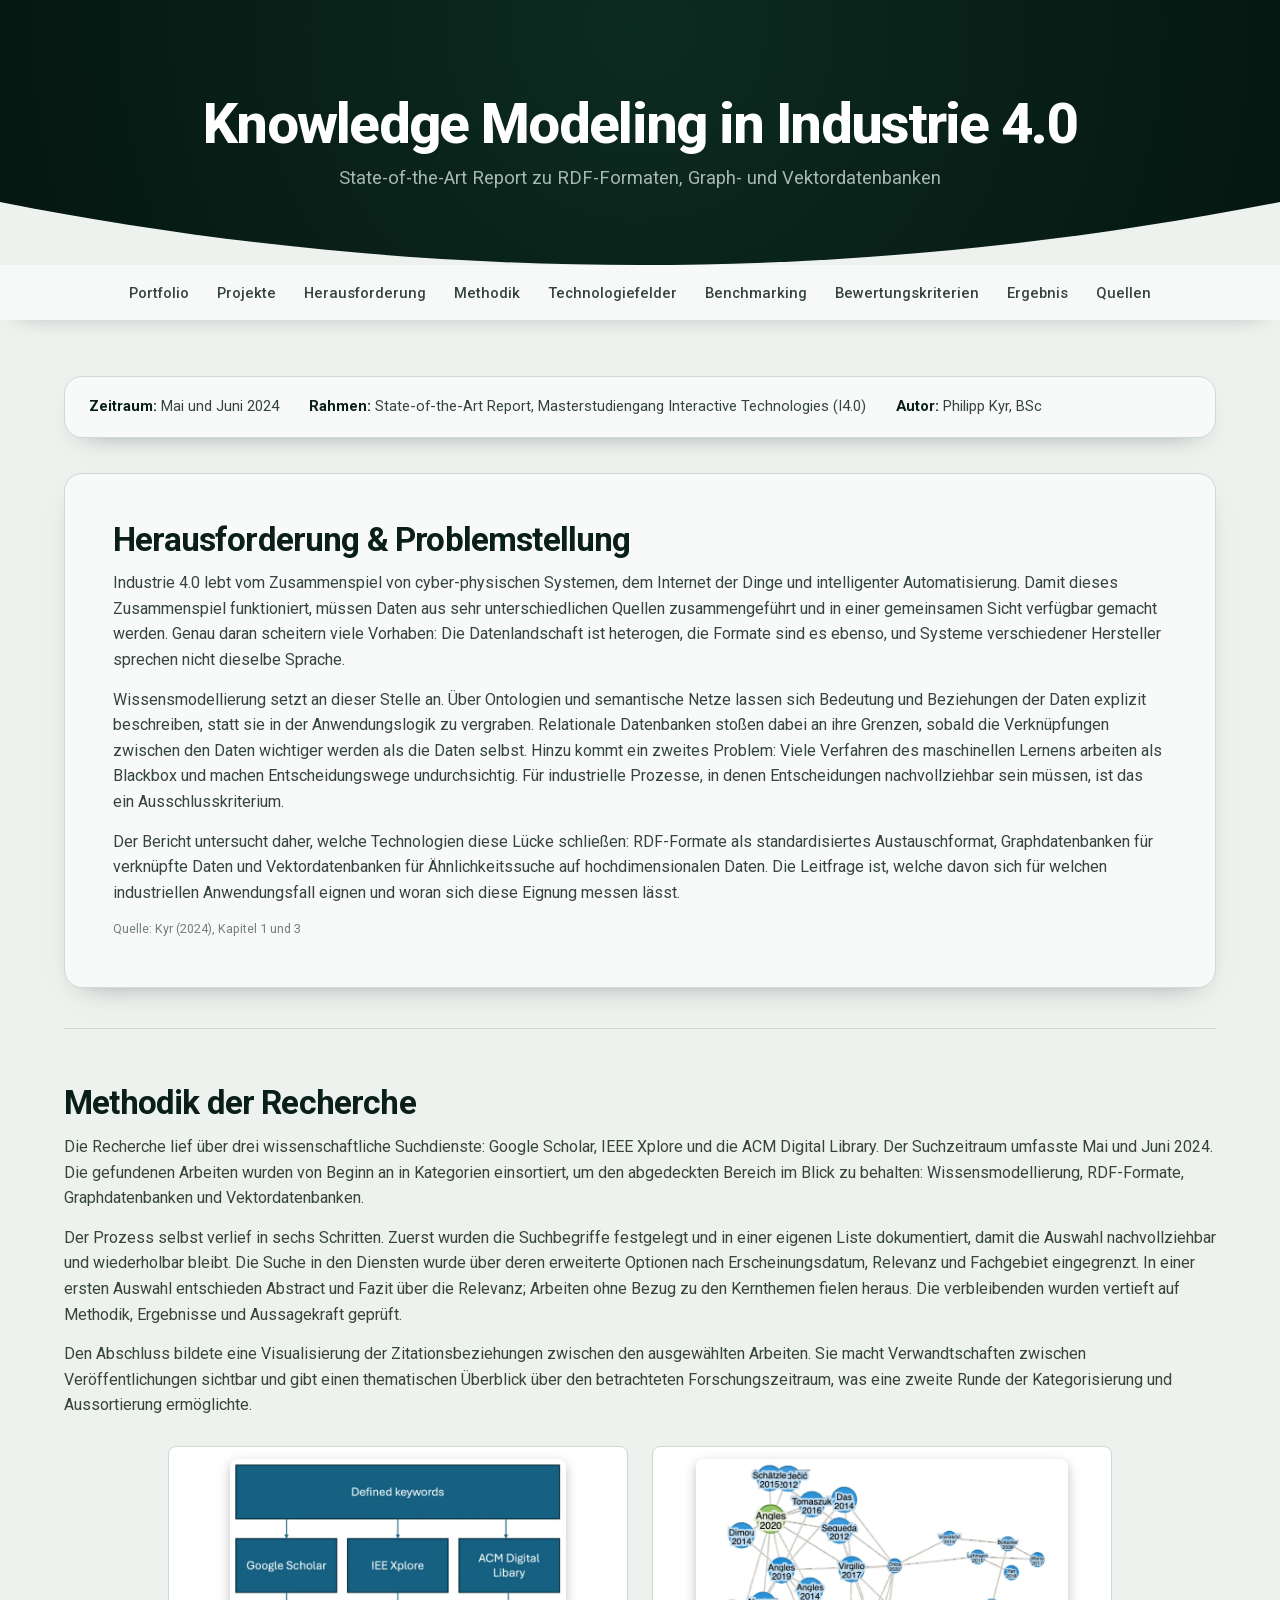
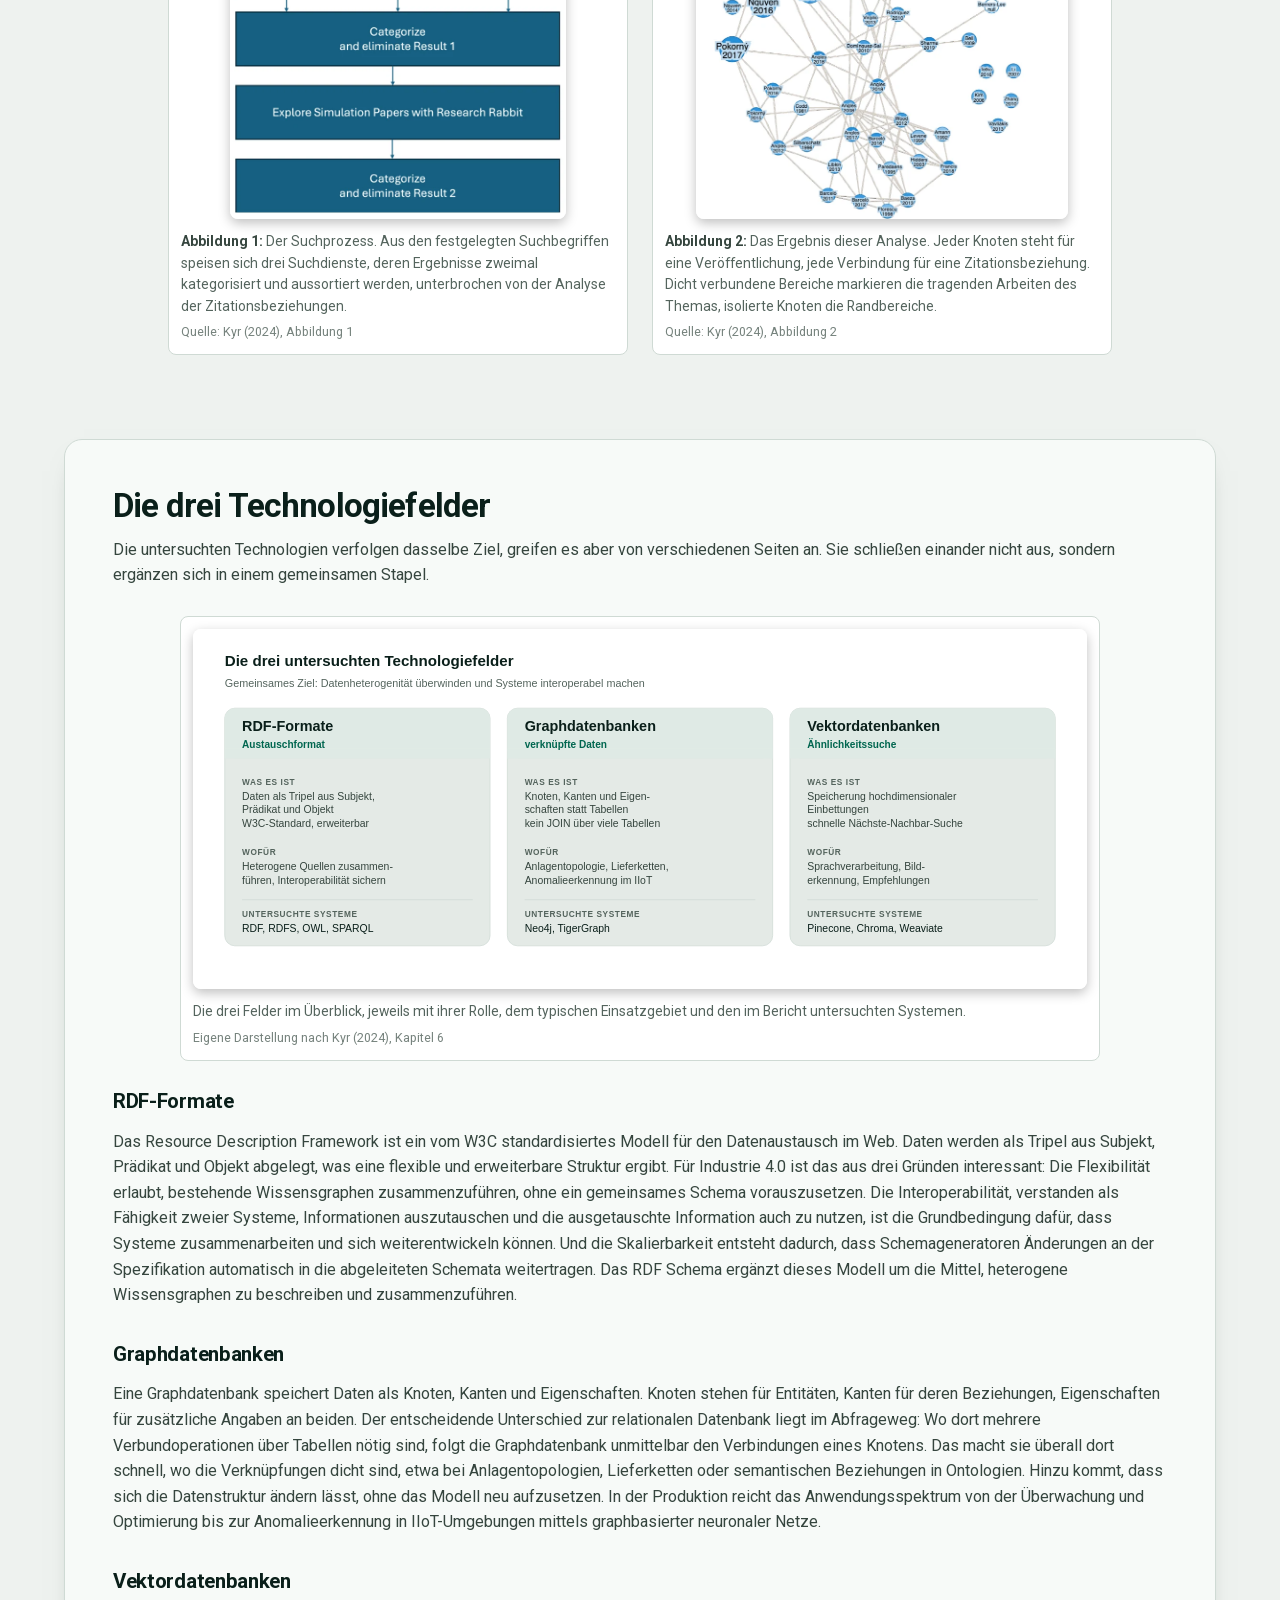
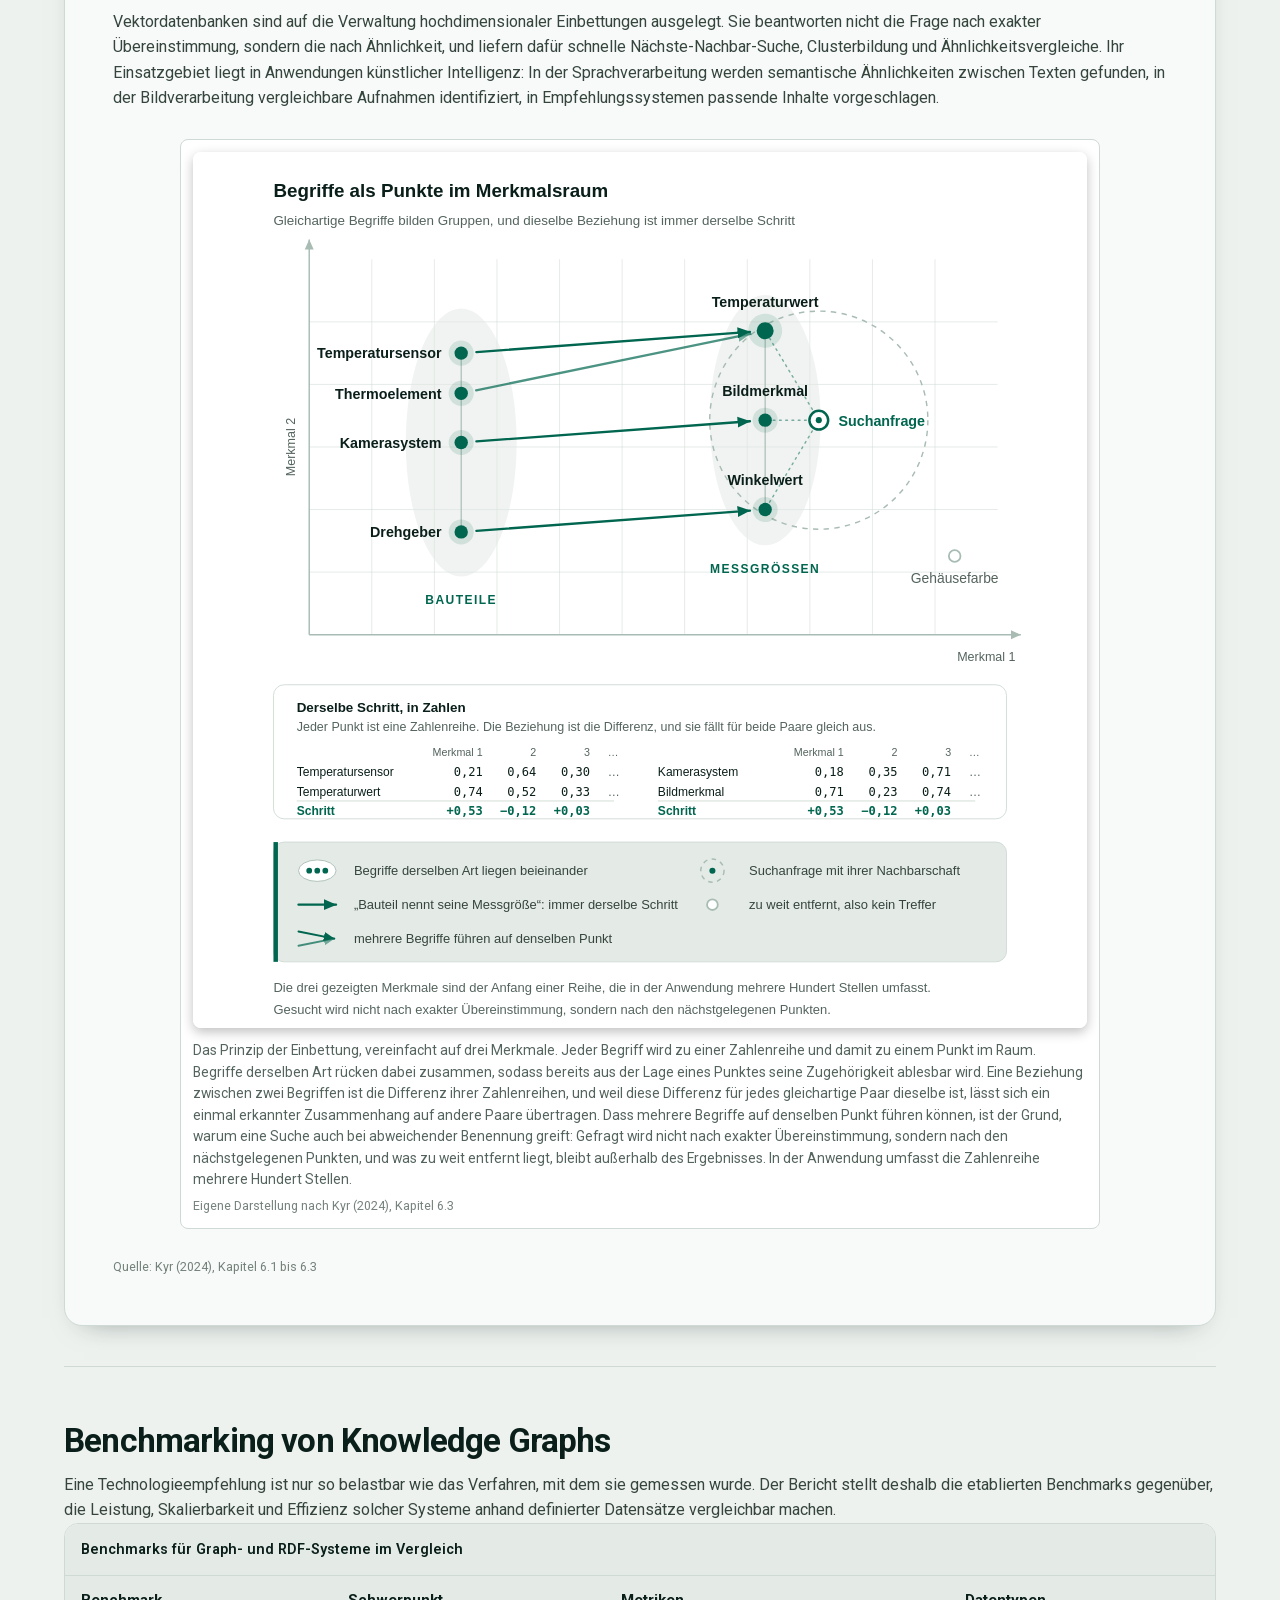
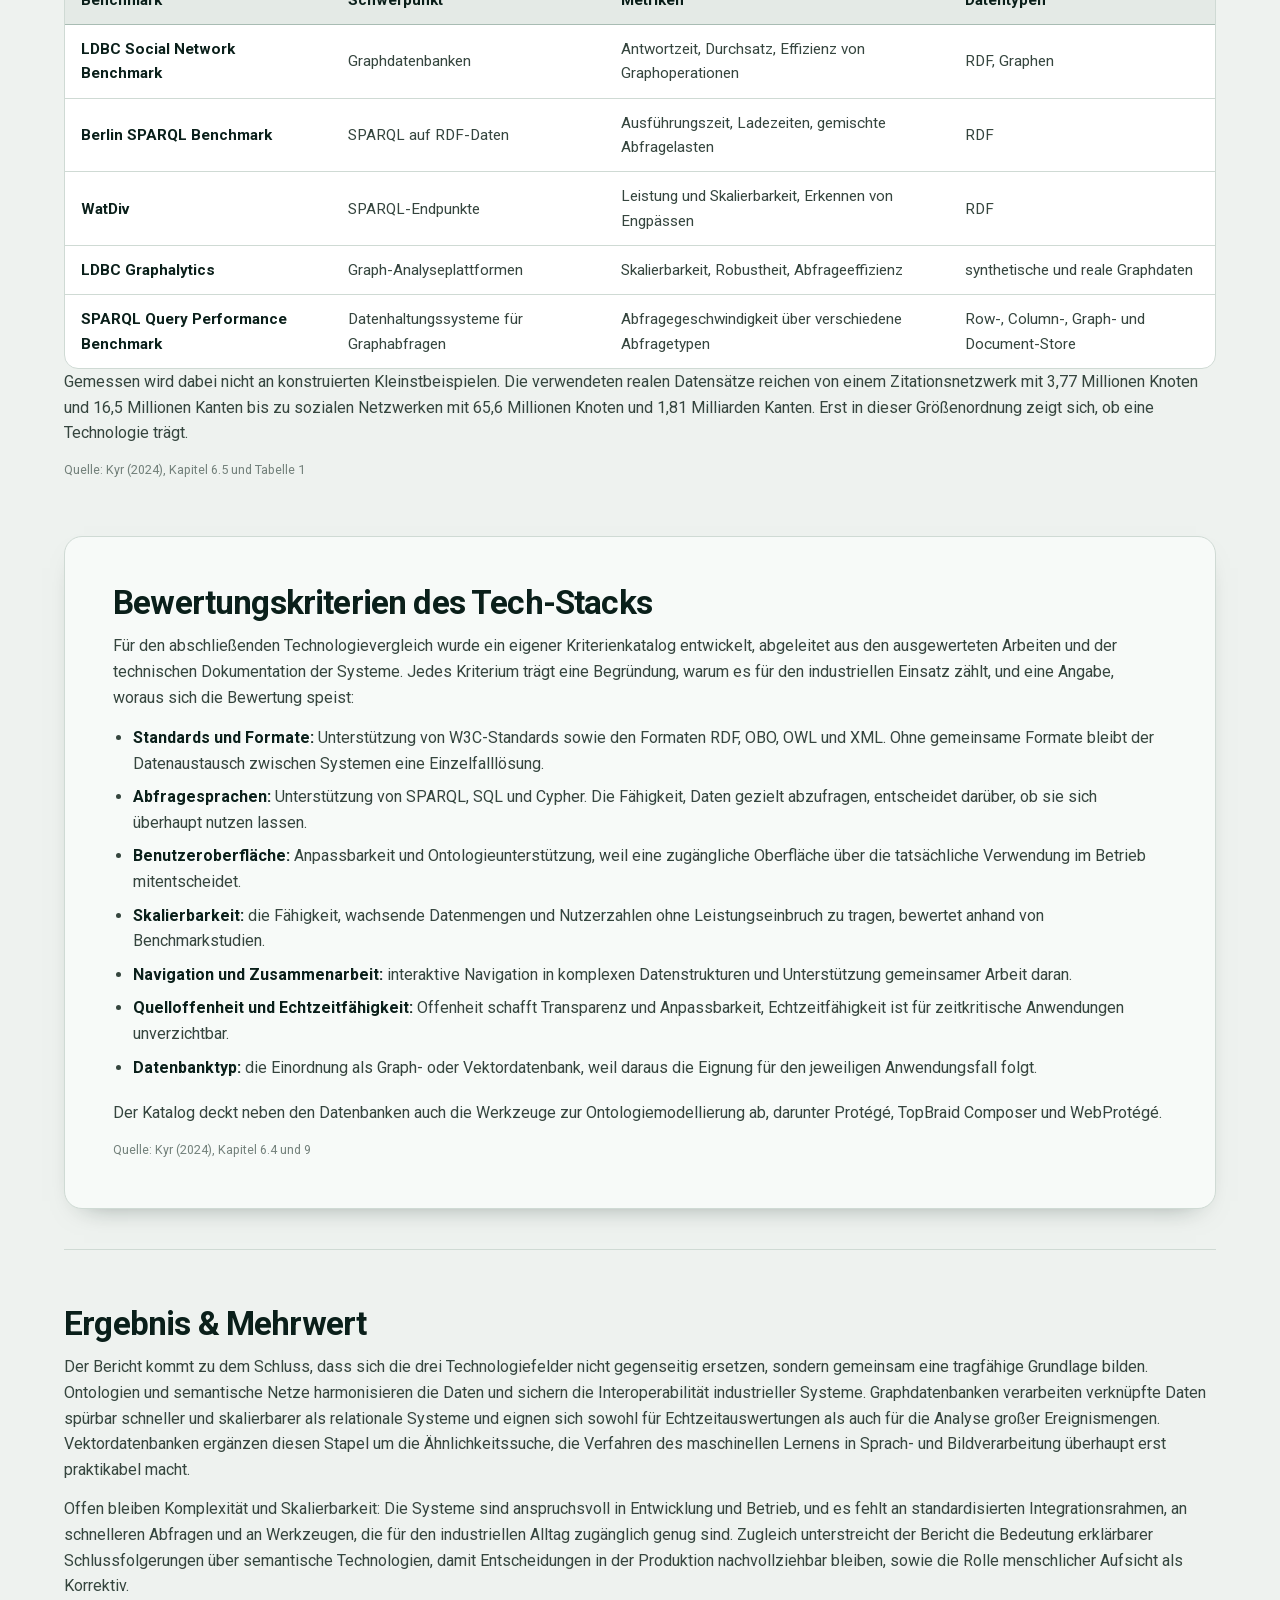
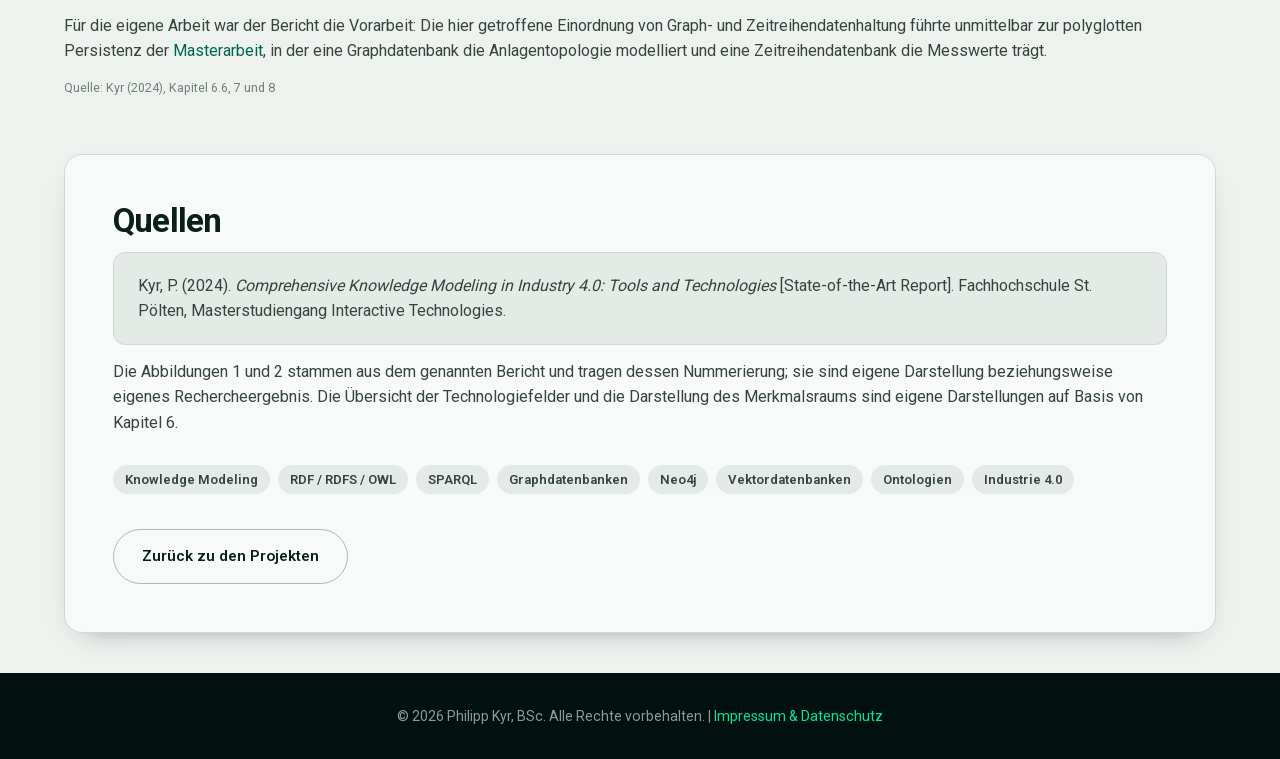
<file: projects/knowledge-modeling-star.html>
<!DOCTYPE html>
<html lang="de">
<head>
    <meta charset="UTF-8">
    <meta http-equiv="Content-Security-Policy" content="default-src 'self'; img-src 'self' data:; style-src 'self' 'unsafe-inline'; script-src 'self'; font-src 'self'; connect-src 'none'; object-src 'none'; base-uri 'none'; form-action 'none'">
    <meta name="referrer" content="strict-origin-when-cross-origin">
    <meta name="viewport" content="width=device-width, initial-scale=1.0">
    <title>Knowledge Modeling in Industrie 4.0 – Philipp Kyr, BSc</title>
    <link rel="stylesheet" href="../css/style.css">
    <link rel="icon" type="image/png" sizes="16x16" href="../img/favicon-16.png">
    <link rel="icon" type="image/png" sizes="32x32" href="../img/favicon-32.png">
    <link rel="icon" type="image/png" sizes="48x48" href="../img/favicon-48.png">
    <link rel="apple-touch-icon" href="../img/apple-touch-icon.png">
</head>
<body>
<header>
    <h1>Knowledge Modeling in Industrie 4.0</h1>
    <p>State-of-the-Art Report zu RDF-Formaten, Graph- und Vektordatenbanken</p>
</header>

    <nav>
        <ul>
            <li><a href="../index.html">Portfolio</a></li>
            <li><a href="../projects.html">Projekte</a></li>
            <li><a href="#herausforderung">Herausforderung</a></li>
            <li><a href="#methodik">Methodik</a></li>
            <li><a href="#technologien">Technologiefelder</a></li>
            <li><a href="#benchmarking">Benchmarking</a></li>
            <li><a href="#bewertung">Bewertungskriterien</a></li>
            <li><a href="#ergebnis">Ergebnis</a></li>
            <li><a href="#quellen">Quellen</a></li>
        </ul>
    </nav>

<main class="container">
    <div class="project-meta">
        <span><strong>Zeitraum:</strong> Mai und Juni 2024</span>
        <span><strong>Rahmen:</strong> State-of-the-Art Report, Masterstudiengang Interactive Technologies (I4.0)</span>
        <span><strong>Autor:</strong> Philipp Kyr, BSc</span>
    </div>

    <section id="herausforderung" class="project-section">
        <h2>Herausforderung &amp; Problemstellung</h2>
        <p>Industrie 4.0 lebt vom Zusammenspiel von cyber-physischen Systemen, dem Internet der Dinge und
            intelligenter Automatisierung. Damit dieses Zusammenspiel funktioniert, müssen Daten aus sehr
            unterschiedlichen Quellen zusammengeführt und in einer gemeinsamen Sicht verfügbar gemacht
            werden. Genau daran scheitern viele Vorhaben: Die Datenlandschaft ist heterogen, die Formate
            sind es ebenso, und Systeme verschiedener Hersteller sprechen nicht dieselbe Sprache.</p>
        <p>Wissensmodellierung setzt an dieser Stelle an. Über Ontologien und semantische Netze lassen sich
            Bedeutung und Beziehungen der Daten explizit beschreiben, statt sie in der Anwendungslogik zu
            vergraben. Relationale Datenbanken stoßen dabei an ihre Grenzen, sobald die Verknüpfungen
            zwischen den Daten wichtiger werden als die Daten selbst. Hinzu kommt ein zweites Problem: Viele
            Verfahren des maschinellen Lernens arbeiten als Blackbox und machen Entscheidungswege
            undurchsichtig. Für industrielle Prozesse, in denen Entscheidungen nachvollziehbar sein müssen,
            ist das ein Ausschlusskriterium.</p>
        <p>Der Bericht untersucht daher, welche Technologien diese Lücke schließen: RDF-Formate als
            standardisiertes Austauschformat, Graphdatenbanken für verknüpfte Daten und Vektordatenbanken
            für Ähnlichkeitssuche auf hochdimensionalen Daten. Die Leitfrage ist, welche davon sich für
            welchen industriellen Anwendungsfall eignen und woran sich diese Eignung messen lässt.</p>
        <span class="fig-source">Quelle: Kyr (2024), Kapitel 1 und 3</span>
    </section>

    <section id="methodik" class="project-section">
        <h2>Methodik der Recherche</h2>
        <p>Die Recherche lief über drei wissenschaftliche Suchdienste: Google Scholar, IEEE Xplore und die
            ACM Digital Library. Der Suchzeitraum umfasste Mai und Juni 2024. Die gefundenen Arbeiten wurden
            von Beginn an in Kategorien einsortiert, um den abgedeckten Bereich im Blick zu behalten:
            Wissensmodellierung, RDF-Formate, Graphdatenbanken und Vektordatenbanken.</p>
        <p>Der Prozess selbst verlief in sechs Schritten. Zuerst wurden die Suchbegriffe festgelegt und in
            einer eigenen Liste dokumentiert, damit die Auswahl nachvollziehbar und wiederholbar bleibt.
            Die Suche in den Diensten wurde über deren erweiterte Optionen nach Erscheinungsdatum, Relevanz
            und Fachgebiet eingegrenzt. In einer ersten Auswahl entschieden Abstract und Fazit über die
            Relevanz; Arbeiten ohne Bezug zu den Kernthemen fielen heraus. Die verbleibenden wurden
            vertieft auf Methodik, Ergebnisse und Aussagekraft geprüft.</p>
        <p>Den Abschluss bildete eine Visualisierung der Zitationsbeziehungen zwischen den ausgewählten
            Arbeiten. Sie macht Verwandtschaften zwischen Veröffentlichungen sichtbar und gibt einen
            thematischen Überblick über den betrachteten Forschungszeitraum, was eine zweite Runde der
            Kategorisierung und Aussortierung ermöglichte.</p>

        <div class="image-gallery">
            <figure>
                <a href="../img/star/star-suchprozess.png" target="_blank" rel="noopener" title="Abbildung in Originalgröße öffnen"><img src="../img/star/star-suchprozess.webp" alt="Abbildung 1: Ablauf des Suchprozesses von den Suchbegriffen über drei Suchdienste bis zur zweiten Aussortierung" width="758" height="814" loading="lazy" decoding="async"></a>
                <figcaption><strong>Abbildung 1:</strong> Der Suchprozess. Aus den festgelegten Suchbegriffen speisen sich drei Suchdienste, deren Ergebnisse zweimal kategorisiert und aussortiert werden, unterbrochen von der Analyse der Zitationsbeziehungen.</figcaption>
                <span class="fig-source">Quelle: Kyr (2024), Abbildung 1</span>
            </figure>
            <figure>
                <a href="../img/star/star-zitationsnetz.png" target="_blank" rel="noopener" title="Abbildung in Originalgröße öffnen"><img src="../img/star/star-zitationsnetz.webp" alt="Abbildung 2: Netzwerk der Zitationsbeziehungen zwischen den ausgewählten Veröffentlichungen" width="776" height="751" loading="lazy" decoding="async"></a>
                <figcaption><strong>Abbildung 2:</strong> Das Ergebnis dieser Analyse. Jeder Knoten steht für eine Veröffentlichung, jede Verbindung für eine Zitationsbeziehung. Dicht verbundene Bereiche markieren die tragenden Arbeiten des Themas, isolierte Knoten die Randbereiche.</figcaption>
                <span class="fig-source">Quelle: Kyr (2024), Abbildung 2</span>
            </figure>
        </div>
    </section>

    <section id="technologien" class="project-section">
        <h2>Die drei Technologiefelder</h2>
        <p>Die untersuchten Technologien verfolgen dasselbe Ziel, greifen es aber von verschiedenen Seiten
            an. Sie schließen einander nicht aus, sondern ergänzen sich in einem gemeinsamen Stapel.</p>

        <div class="image-gallery">
            <figure class="figure-wide">
                <a href="../img/star/star-technologiefelder.svg" target="_blank" rel="noopener" title="Abbildung in Originalgröße öffnen"><img src="../img/star/star-technologiefelder.svg" alt="Übersicht der drei Technologiefelder RDF-Formate, Graphdatenbanken und Vektordatenbanken mit Rolle, Einsatzgebiet und untersuchten Systemen" width="1240" height="500" loading="lazy" decoding="async"></a>
                <figcaption>Die drei Felder im Überblick, jeweils mit ihrer Rolle, dem typischen Einsatzgebiet und den im Bericht untersuchten Systemen.</figcaption>
                <span class="fig-source">Eigene Darstellung nach Kyr (2024), Kapitel 6</span>
            </figure>
        </div>

        <h3>RDF-Formate</h3>
        <p>Das Resource Description Framework ist ein vom W3C standardisiertes Modell für den Datenaustausch
            im Web. Daten werden als Tripel aus Subjekt, Prädikat und Objekt abgelegt, was eine flexible und
            erweiterbare Struktur ergibt. Für Industrie 4.0 ist das aus drei Gründen interessant: Die
            Flexibilität erlaubt, bestehende Wissensgraphen zusammenzuführen, ohne ein gemeinsames Schema
            vorauszusetzen. Die Interoperabilität, verstanden als Fähigkeit zweier Systeme, Informationen
            auszutauschen und die ausgetauschte Information auch zu nutzen, ist die Grundbedingung dafür,
            dass Systeme zusammenarbeiten und sich weiterentwickeln können. Und die Skalierbarkeit entsteht
            dadurch, dass Schemageneratoren Änderungen an der Spezifikation automatisch in die abgeleiteten
            Schemata weitertragen. Das RDF Schema ergänzt dieses Modell um die Mittel, heterogene Wissensgraphen zu beschreiben und zusammenzuführen.</p>

        <h3>Graphdatenbanken</h3>
        <p>Eine Graphdatenbank speichert Daten als Knoten, Kanten und Eigenschaften. Knoten stehen für
            Entitäten, Kanten für deren Beziehungen, Eigenschaften für zusätzliche Angaben an beiden. Der
            entscheidende Unterschied zur relationalen Datenbank liegt im Abfrageweg: Wo dort mehrere
            Verbundoperationen über Tabellen nötig sind, folgt die Graphdatenbank unmittelbar den
            Verbindungen eines Knotens. Das macht sie überall dort schnell, wo die Verknüpfungen dicht sind,
            etwa bei Anlagentopologien, Lieferketten oder semantischen Beziehungen in Ontologien. Hinzu
            kommt, dass sich die Datenstruktur ändern lässt, ohne das Modell neu aufzusetzen. In der
            Produktion reicht das Anwendungsspektrum von der Überwachung und Optimierung bis zur
            Anomalieerkennung in IIoT-Umgebungen mittels graphbasierter neuronaler Netze.</p>

        <h3>Vektordatenbanken</h3>
        <p>Vektordatenbanken sind auf die Verwaltung hochdimensionaler Einbettungen ausgelegt. Sie
            beantworten nicht die Frage nach exakter Übereinstimmung, sondern die nach Ähnlichkeit, und
            liefern dafür schnelle Nächste-Nachbar-Suche, Clusterbildung und Ähnlichkeitsvergleiche. Ihr
            Einsatzgebiet liegt in Anwendungen künstlicher Intelligenz: In der Sprachverarbeitung werden
            semantische Ähnlichkeiten zwischen Texten gefunden, in der Bildverarbeitung vergleichbare
            Aufnahmen identifiziert, in Empfehlungssystemen passende Inhalte vorgeschlagen.</p>

        <div class="image-gallery">
            <figure class="figure-wide">
                <a href="../img/star/star-merkmalsraum.svg" target="_blank" rel="noopener" title="Abbildung in Originalgröße öffnen"><img src="../img/star/star-merkmalsraum.svg" alt="Merkmalsraum mit zwei Gruppen, Bauteile und Messgrößen. Jedes Bauteil ist mit seiner Messgröße durch einen gleich gerichteten Pfeil verbunden, zwei Bauteile führen auf dieselbe Messgröße, und eine Zahlentabelle zeigt die Differenz beider Paare als denselben Schritt." width="1000" height="980" loading="lazy" decoding="async"></a>
                <figcaption>Das Prinzip der Einbettung, vereinfacht auf drei Merkmale. Jeder Begriff wird zu einer Zahlenreihe und damit zu einem Punkt im Raum. Begriffe derselben Art rücken dabei zusammen, sodass bereits aus der Lage eines Punktes seine Zugehörigkeit ablesbar wird. Eine Beziehung zwischen zwei Begriffen ist die Differenz ihrer Zahlenreihen, und weil diese Differenz für jedes gleichartige Paar dieselbe ist, lässt sich ein einmal erkannter Zusammenhang auf andere Paare übertragen. Dass mehrere Begriffe auf denselben Punkt führen können, ist der Grund, warum eine Suche auch bei abweichender Benennung greift: Gefragt wird nicht nach exakter Übereinstimmung, sondern nach den nächstgelegenen Punkten, und was zu weit entfernt liegt, bleibt außerhalb des Ergebnisses. In der Anwendung umfasst die Zahlenreihe mehrere Hundert Stellen.</figcaption>
                <span class="fig-source">Eigene Darstellung nach Kyr (2024), Kapitel 6.3</span>
            </figure>
        </div>
        <span class="fig-source">Quelle: Kyr (2024), Kapitel 6.1 bis 6.3</span>
    </section>

    <section id="benchmarking" class="project-section">
        <h2>Benchmarking von Knowledge Graphs</h2>
        <p>Eine Technologieempfehlung ist nur so belastbar wie das Verfahren, mit dem sie gemessen wurde.
            Der Bericht stellt deshalb die etablierten Benchmarks gegenüber, die Leistung, Skalierbarkeit
            und Effizienz solcher Systeme anhand definierter Datensätze vergleichbar machen.</p>
        <div class="table-wrap text">
            <div class="table-title">Benchmarks für Graph- und RDF-Systeme im Vergleich</div>
            <table>
                <thead><tr><th>Benchmark</th><th>Schwerpunkt</th><th>Metriken</th><th>Datentypen</th></tr></thead>
                <tbody>
                    <tr><td><strong>LDBC Social Network Benchmark</strong></td><td>Graphdatenbanken</td><td>Antwortzeit, Durchsatz, Effizienz von Graphoperationen</td><td>RDF, Graphen</td></tr>
                    <tr><td><strong>Berlin SPARQL Benchmark</strong></td><td>SPARQL auf RDF-Daten</td><td>Ausführungszeit, Ladezeiten, gemischte Abfragelasten</td><td>RDF</td></tr>
                    <tr><td><strong>WatDiv</strong></td><td>SPARQL-Endpunkte</td><td>Leistung und Skalierbarkeit, Erkennen von Engpässen</td><td>RDF</td></tr>
                    <tr><td><strong>LDBC Graphalytics</strong></td><td>Graph-Analyseplattformen</td><td>Skalierbarkeit, Robustheit, Abfrageeffizienz</td><td>synthetische und reale Graphdaten</td></tr>
                    <tr><td><strong>SPARQL Query Performance Benchmark</strong></td><td>Datenhaltungssysteme für Graphabfragen</td><td>Abfragegeschwindigkeit über verschiedene Abfragetypen</td><td>Row-, Column-, Graph- und Document-Store</td></tr>
                </tbody>
            </table>
        </div>
        <p>Gemessen wird dabei nicht an konstruierten Kleinstbeispielen. Die verwendeten realen Datensätze
            reichen von einem Zitationsnetzwerk mit 3,77 Millionen Knoten und 16,5 Millionen Kanten bis zu
            sozialen Netzwerken mit 65,6 Millionen Knoten und 1,81 Milliarden Kanten. Erst in dieser
            Größenordnung zeigt sich, ob eine Technologie trägt.</p>
        <span class="fig-source">Quelle: Kyr (2024), Kapitel 6.5 und Tabelle 1</span>
    </section>

    <section id="bewertung" class="project-section">
        <h2>Bewertungskriterien des Tech-Stacks</h2>
        <p>Für den abschließenden Technologievergleich wurde ein eigener Kriterienkatalog entwickelt,
            abgeleitet aus den ausgewerteten Arbeiten und der technischen Dokumentation der Systeme. Jedes
            Kriterium trägt eine Begründung, warum es für den industriellen Einsatz zählt, und eine Angabe,
            woraus sich die Bewertung speist:</p>
        <ul class="list">
            <li><strong>Standards und Formate:</strong> Unterstützung von W3C-Standards sowie den Formaten
                RDF, OBO, OWL und XML. Ohne gemeinsame Formate bleibt der Datenaustausch zwischen Systemen
                eine Einzelfalllösung.</li>
            <li><strong>Abfragesprachen:</strong> Unterstützung von SPARQL, SQL und Cypher. Die Fähigkeit,
                Daten gezielt abzufragen, entscheidet darüber, ob sie sich überhaupt nutzen lassen.</li>
            <li><strong>Benutzeroberfläche:</strong> Anpassbarkeit und Ontologieunterstützung, weil eine
                zugängliche Oberfläche über die tatsächliche Verwendung im Betrieb mitentscheidet.</li>
            <li><strong>Skalierbarkeit:</strong> die Fähigkeit, wachsende Datenmengen und Nutzerzahlen ohne
                Leistungseinbruch zu tragen, bewertet anhand von Benchmarkstudien.</li>
            <li><strong>Navigation und Zusammenarbeit:</strong> interaktive Navigation in komplexen
                Datenstrukturen und Unterstützung gemeinsamer Arbeit daran.</li>
            <li><strong>Quelloffenheit und Echtzeitfähigkeit:</strong> Offenheit schafft Transparenz und
                Anpassbarkeit, Echtzeitfähigkeit ist für zeitkritische Anwendungen unverzichtbar.</li>
            <li><strong>Datenbanktyp:</strong> die Einordnung als Graph- oder Vektordatenbank, weil daraus
                die Eignung für den jeweiligen Anwendungsfall folgt.</li>
        </ul>
        <p>Der Katalog deckt neben den Datenbanken auch die Werkzeuge zur Ontologiemodellierung ab,
            darunter Protégé, TopBraid Composer und WebProtégé.</p>
        <span class="fig-source">Quelle: Kyr (2024), Kapitel 6.4 und 9</span>
    </section>

    <section id="ergebnis" class="project-section">
        <h2>Ergebnis &amp; Mehrwert</h2>
        <p>Der Bericht kommt zu dem Schluss, dass sich die drei Technologiefelder nicht gegenseitig
            ersetzen, sondern gemeinsam eine tragfähige Grundlage bilden. Ontologien und semantische Netze
            harmonisieren die Daten und sichern die Interoperabilität industrieller Systeme.
            Graphdatenbanken verarbeiten verknüpfte Daten spürbar schneller und skalierbarer als relationale
            Systeme und eignen sich sowohl für Echtzeitauswertungen als auch für die Analyse großer
            Ereignismengen. Vektordatenbanken ergänzen diesen Stapel um die Ähnlichkeitssuche, die
            Verfahren des maschinellen Lernens in Sprach- und Bildverarbeitung überhaupt erst praktikabel
            macht.</p>
        <p>Offen bleiben Komplexität und Skalierbarkeit: Die Systeme sind anspruchsvoll in Entwicklung und
            Betrieb, und es fehlt an standardisierten Integrationsrahmen, an schnelleren Abfragen und an
            Werkzeugen, die für den industriellen Alltag zugänglich genug sind. Zugleich unterstreicht der
            Bericht die Bedeutung erklärbarer Schlussfolgerungen über semantische Technologien, damit
            Entscheidungen in der Produktion nachvollziehbar bleiben, sowie die Rolle menschlicher Aufsicht
            als Korrektiv.</p>
        <p>Für die eigene Arbeit war der Bericht die Vorarbeit: Die hier getroffene Einordnung von Graph-
            und Zeitreihendatenhaltung führte unmittelbar zur polyglotten Persistenz der
            <a href="masterarbeit.html">Masterarbeit</a>, in der eine Graphdatenbank die Anlagentopologie
            modelliert und eine Zeitreihendatenbank die Messwerte trägt.</p>
        <span class="fig-source">Quelle: Kyr (2024), Kapitel 6.6, 7 und 8</span>
    </section>

    <section id="quellen" class="project-section">
        <h2>Quellen</h2>
        <p class="citation-box">Kyr, P. (2024). <em>Comprehensive Knowledge Modeling in Industry 4.0: Tools and Technologies</em> [State-of-the-Art Report]. Fachhochschule St. Pölten, Masterstudiengang Interactive Technologies.</p>
        <p>Die Abbildungen 1 und 2 stammen aus dem genannten Bericht und tragen dessen Nummerierung; sie
            sind eigene Darstellung beziehungsweise eigenes Rechercheergebnis. Die Übersicht der
            Technologiefelder und die Darstellung des Merkmalsraums sind eigene Darstellungen auf Basis
            von Kapitel 6.</p>

        <ul class="tags" style="margin-top: 30px;">
            <li>Knowledge Modeling</li><li>RDF / RDFS / OWL</li><li>SPARQL</li><li>Graphdatenbanken</li>
            <li>Neo4j</li><li>Vektordatenbanken</li><li>Ontologien</li><li>Industrie 4.0</li>
        </ul>
        <a class="btn" style="margin-top: 20px;" href="../projects.html">Zurück zu den Projekten</a>
    </section>
</main>

<footer>
    <p>&copy; <span id="jahr">2026</span> Philipp Kyr, BSc. Alle Rechte vorbehalten. | <a href="../impressum.html">Impressum &amp; Datenschutz</a></p>
</footer>
<script src="../js/seite.js" defer></script>
<script src="../js/kopfbiegung.js" defer></script>
</body>
</html>
</file>
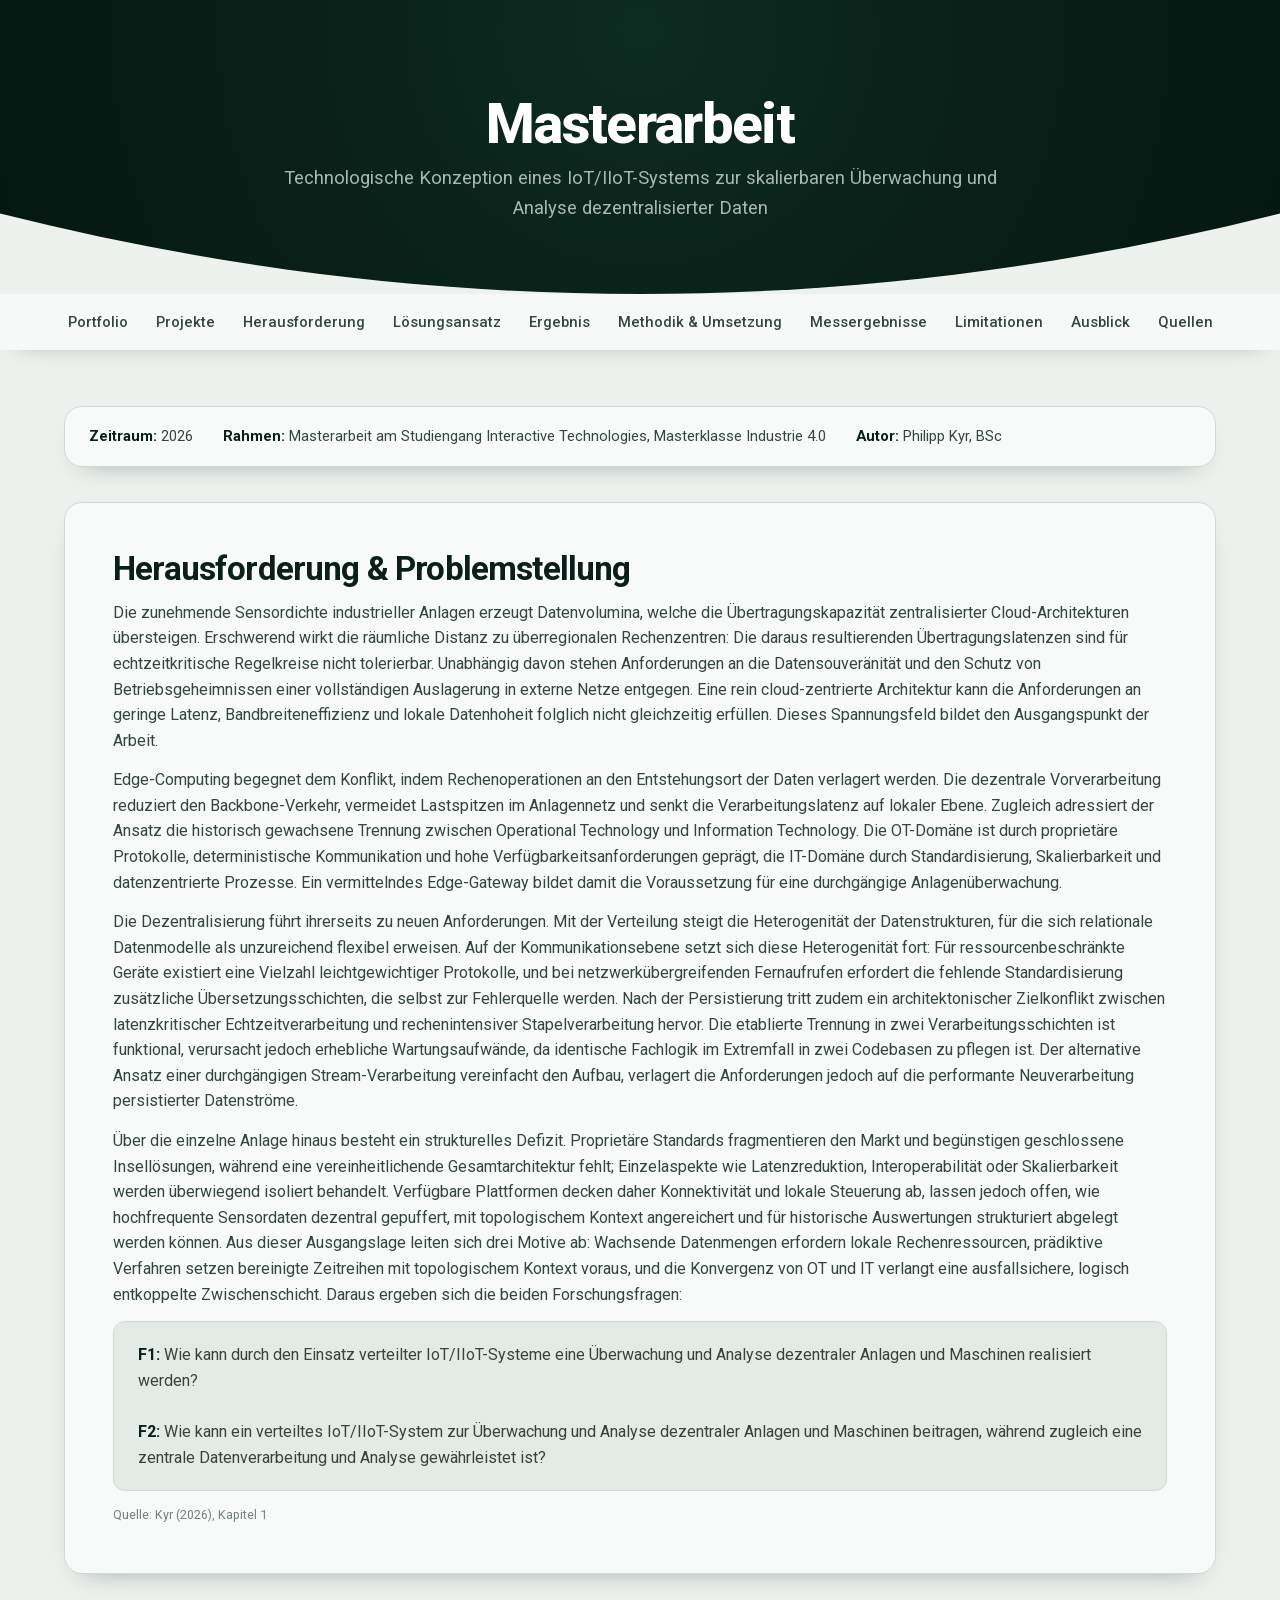
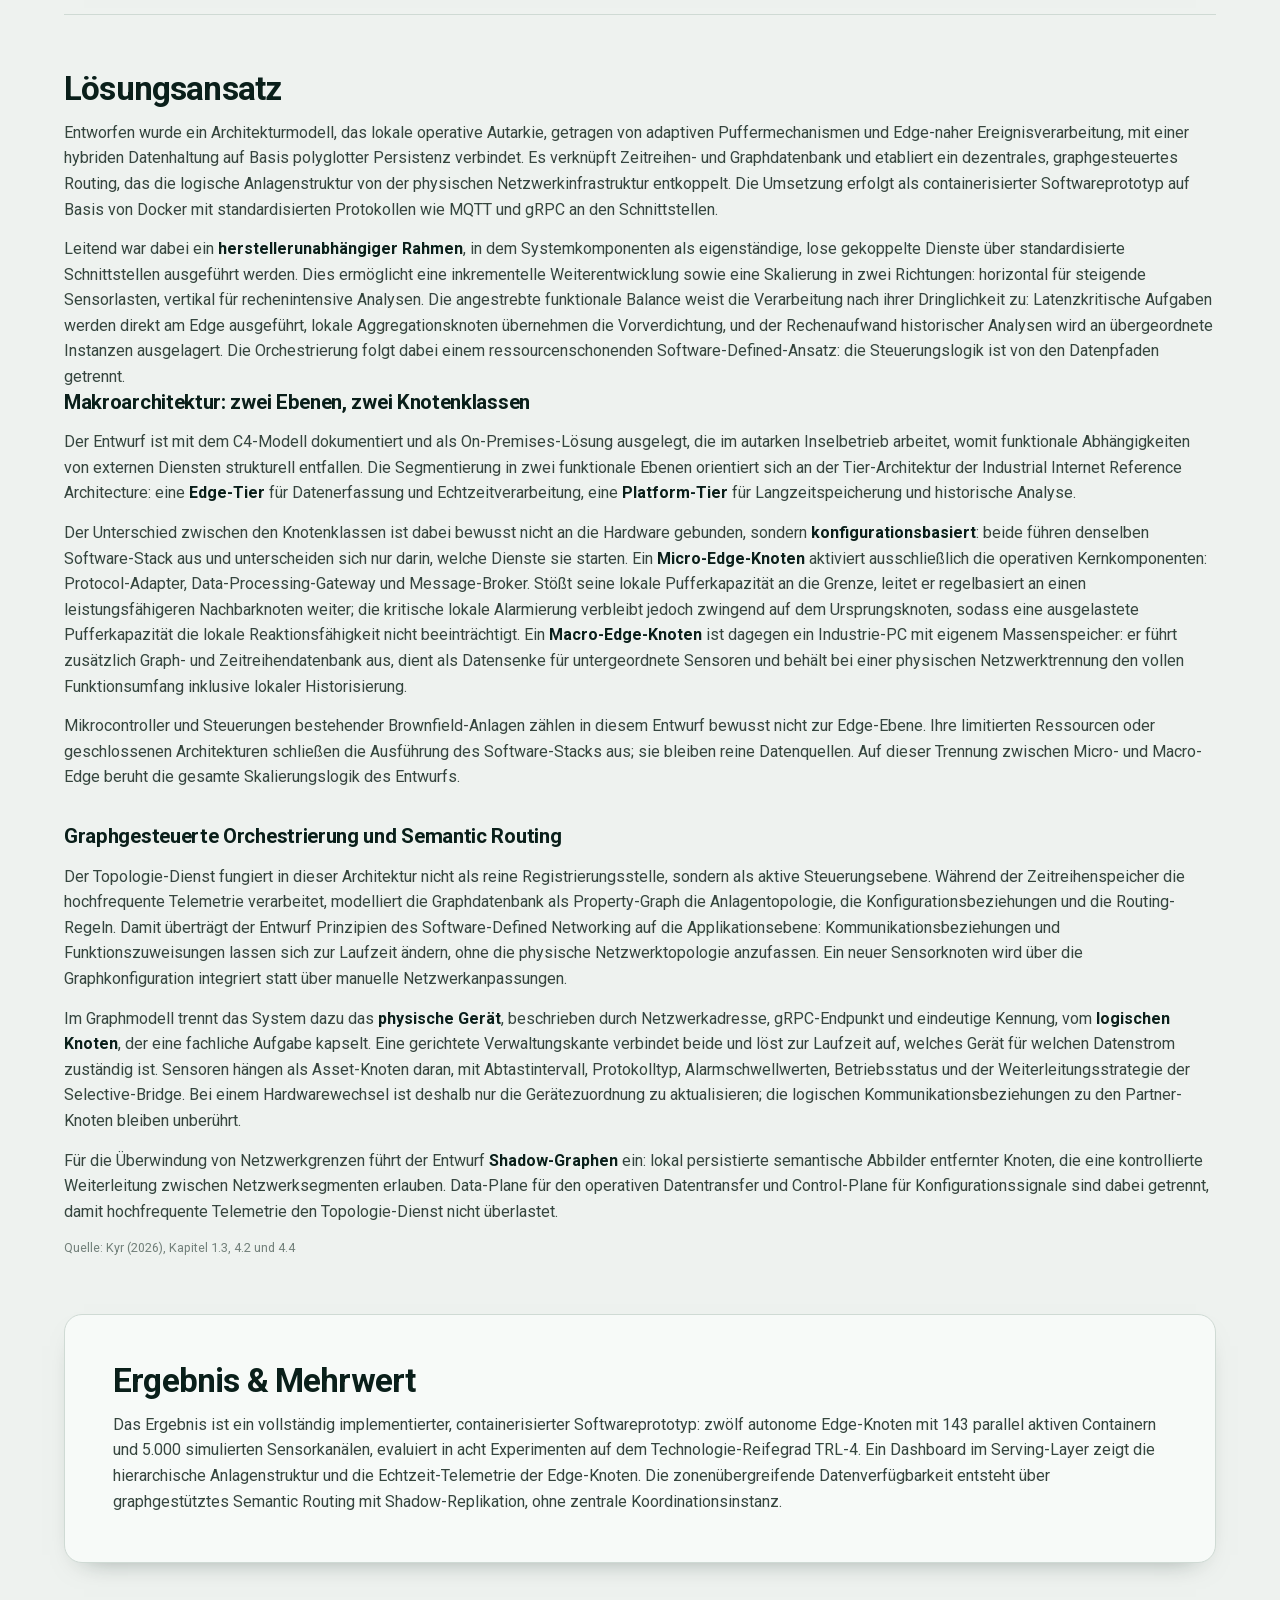
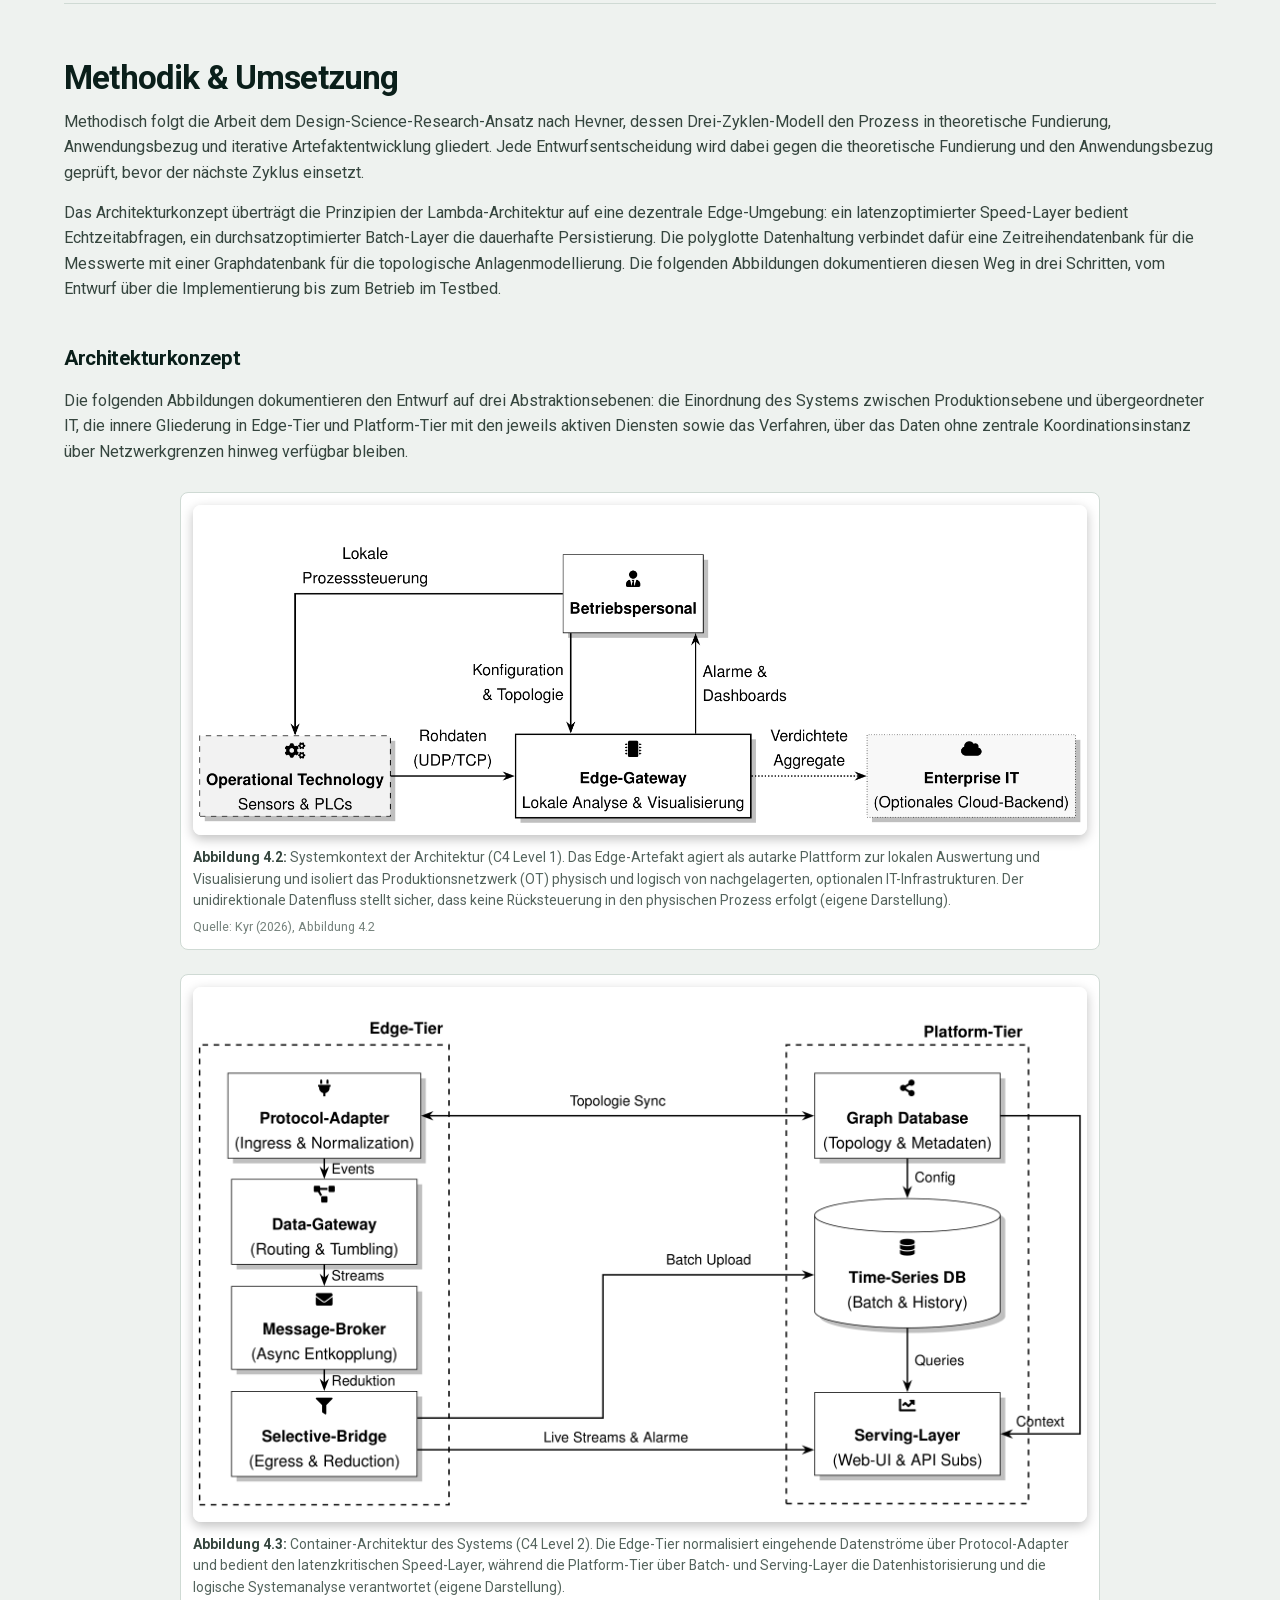
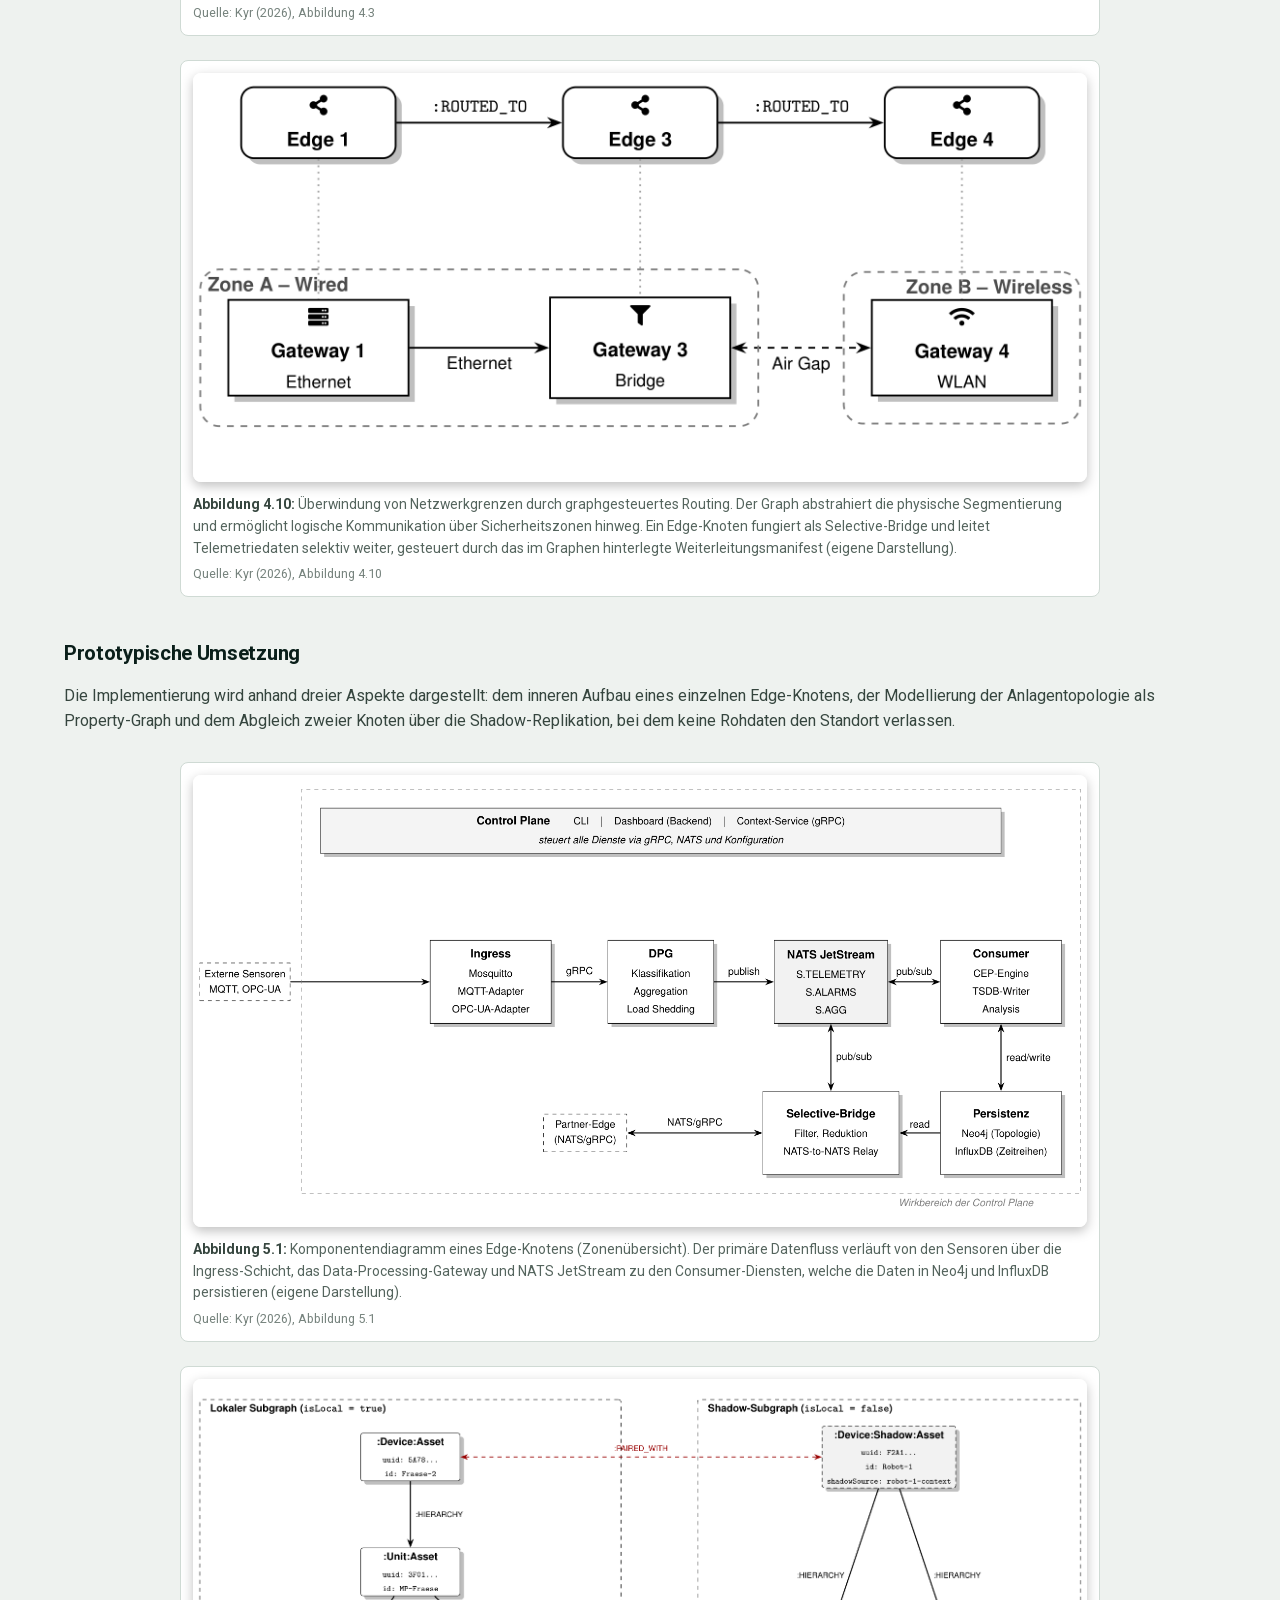
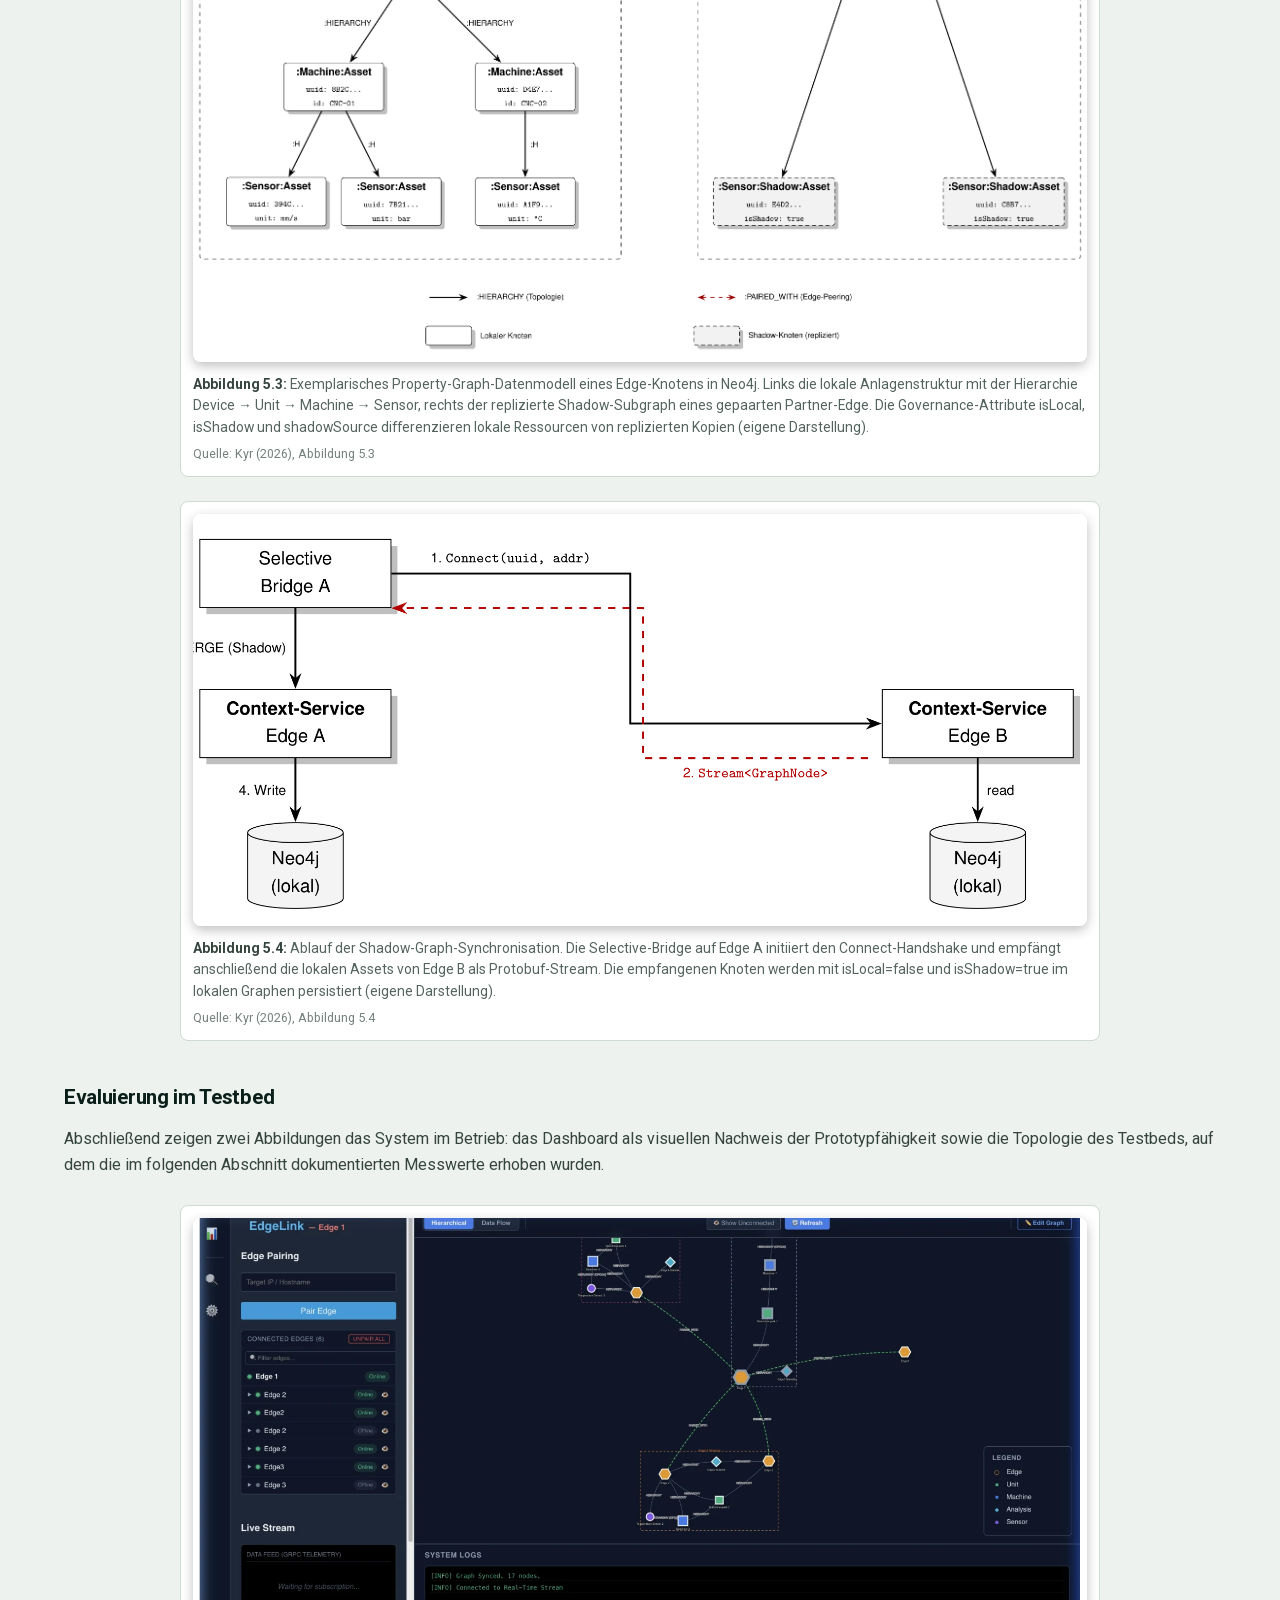
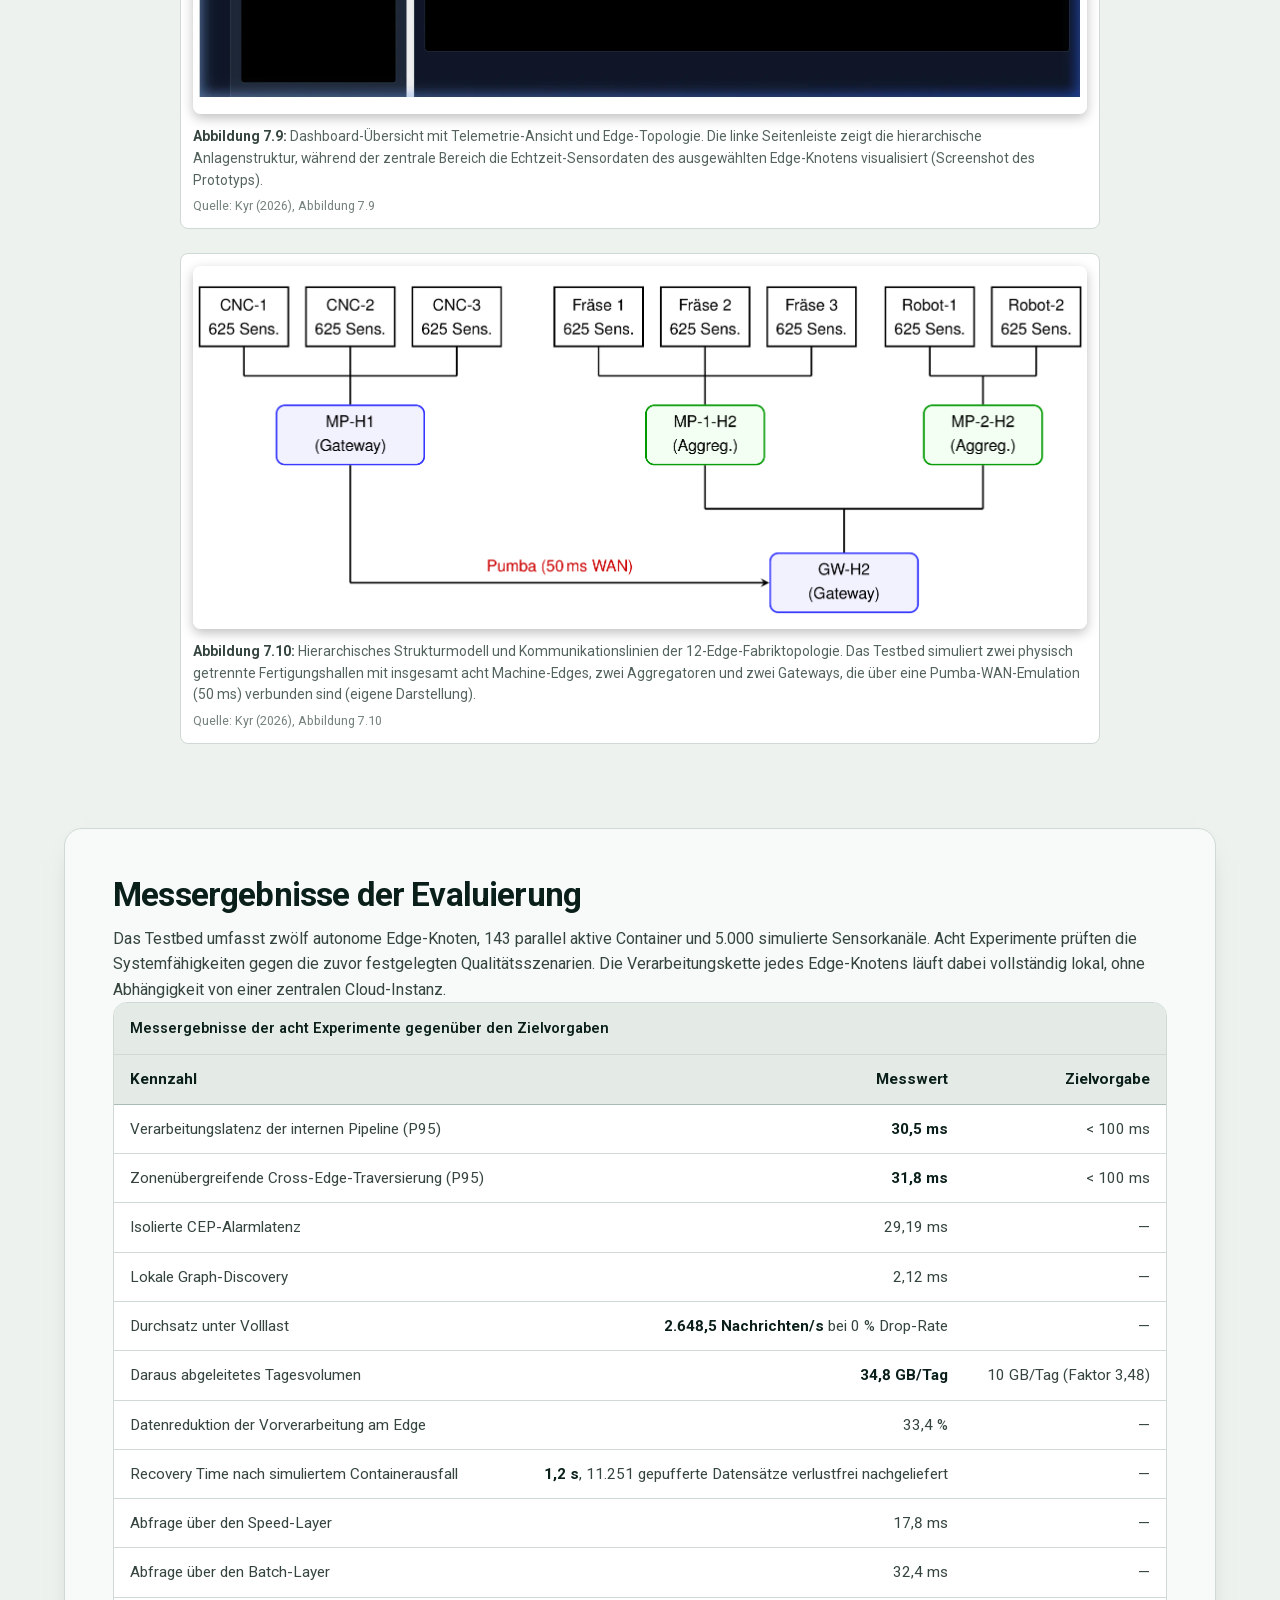
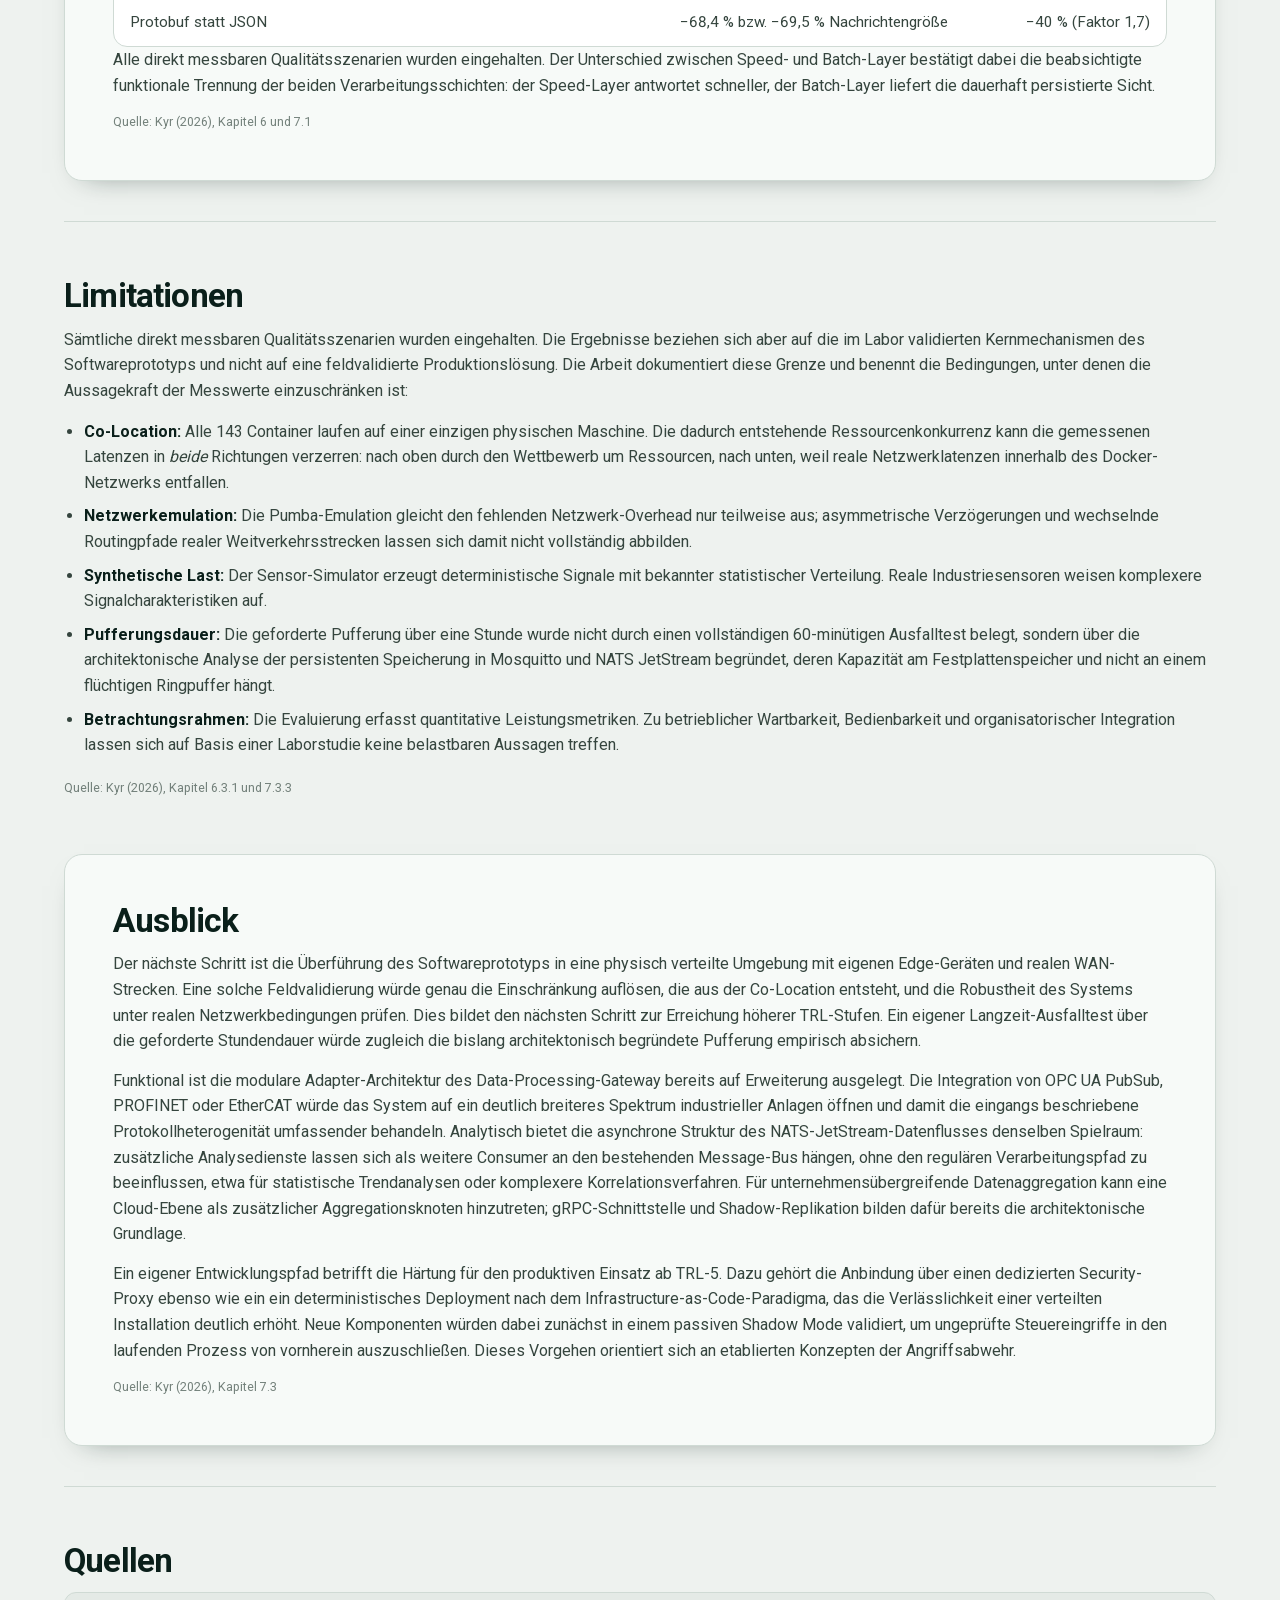
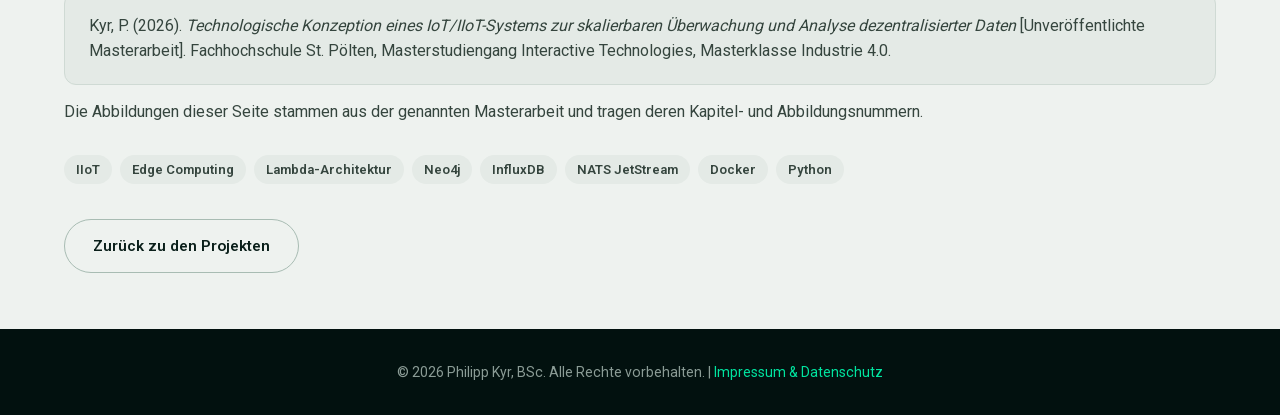
<file: projects/masterarbeit.html>
<!DOCTYPE html>
<html lang="de">
<head>
    <meta charset="UTF-8">
    <meta http-equiv="Content-Security-Policy" content="default-src 'self'; img-src 'self' data:; style-src 'self' 'unsafe-inline'; script-src 'self'; font-src 'self'; connect-src 'none'; object-src 'none'; base-uri 'none'; form-action 'none'">
    <meta name="referrer" content="strict-origin-when-cross-origin">
    <meta name="viewport" content="width=device-width, initial-scale=1.0">
    <title>Masterarbeit – Philipp Kyr, BSc</title>
    <link rel="stylesheet" href="../css/style.css">
    <link rel="icon" type="image/png" sizes="16x16" href="../img/favicon-16.png">
    <link rel="icon" type="image/png" sizes="32x32" href="../img/favicon-32.png">
    <link rel="icon" type="image/png" sizes="48x48" href="../img/favicon-48.png">
    <link rel="apple-touch-icon" href="../img/apple-touch-icon.png">
</head>
<body>
<header>
    <h1>Masterarbeit</h1>
    <p>Technologische Konzeption eines IoT/IIoT-Systems zur skalierbaren Überwachung und Analyse dezentralisierter Daten</p>
</header>


    <nav>
        <ul>
            <li><a href="../index.html">Portfolio</a></li>
            <li><a href="../projects.html">Projekte</a></li>
            <li><a href="#herausforderung">Herausforderung</a></li>
            <li><a href="#loesungsansatz">Lösungsansatz</a></li>
            <li><a href="#ergebnis">Ergebnis</a></li>
            <li><a href="#umsetzung">Methodik &amp; Umsetzung</a></li>
            <li><a href="#evaluierung">Messergebnisse</a></li>
            <li><a href="#limitationen">Limitationen</a></li>
            <li><a href="#ausblick">Ausblick</a></li>
            <li><a href="#quellen">Quellen</a></li>
        </ul>
    </nav>

<main class="container">
    <div class="project-meta">
        <span><strong>Zeitraum:</strong> 2026</span>
        <span><strong>Rahmen:</strong> Masterarbeit am Studiengang Interactive Technologies, Masterklasse Industrie 4.0</span>
        <span><strong>Autor:</strong> Philipp Kyr, BSc</span>
    </div>

    <section id="herausforderung" class="project-section">
        <h2>Herausforderung &amp; Problemstellung</h2>
        <p>Die zunehmende Sensordichte industrieller Anlagen erzeugt Datenvolumina, welche die
            Übertragungskapazität zentralisierter Cloud-Architekturen übersteigen. Erschwerend wirkt die
            räumliche Distanz zu überregionalen Rechenzentren: Die daraus resultierenden
            Übertragungslatenzen sind für echtzeitkritische Regelkreise nicht tolerierbar. Unabhängig davon
            stehen Anforderungen an die Datensouveränität und den Schutz von Betriebsgeheimnissen einer
            vollständigen Auslagerung in externe Netze entgegen. Eine rein cloud-zentrierte Architektur kann
            die Anforderungen an geringe Latenz, Bandbreiteneffizienz und lokale Datenhoheit folglich nicht
            gleichzeitig erfüllen. Dieses Spannungsfeld bildet den Ausgangspunkt der Arbeit.</p>
        <p>Edge-Computing begegnet dem Konflikt, indem Rechenoperationen an den Entstehungsort der Daten
            verlagert werden. Die dezentrale Vorverarbeitung reduziert den Backbone-Verkehr, vermeidet
            Lastspitzen im Anlagennetz und senkt die Verarbeitungslatenz auf lokaler Ebene. Zugleich
            adressiert der Ansatz die historisch gewachsene Trennung zwischen Operational Technology und
            Information Technology. Die OT-Domäne ist durch proprietäre Protokolle, deterministische
            Kommunikation und hohe Verfügbarkeitsanforderungen geprägt, die IT-Domäne durch
            Standardisierung, Skalierbarkeit und datenzentrierte Prozesse. Ein vermittelndes Edge-Gateway
            bildet damit die Voraussetzung für eine durchgängige Anlagenüberwachung.</p>
        <p>Die Dezentralisierung führt ihrerseits zu neuen Anforderungen. Mit der Verteilung steigt die
            Heterogenität der Datenstrukturen, für die sich relationale Datenmodelle als unzureichend
            flexibel erweisen. Auf der Kommunikationsebene setzt sich diese Heterogenität fort: Für
            ressourcenbeschränkte Geräte existiert eine Vielzahl leichtgewichtiger Protokolle, und bei
            netzwerkübergreifenden Fernaufrufen erfordert die fehlende Standardisierung zusätzliche
            Übersetzungsschichten, die selbst zur Fehlerquelle werden. Nach der Persistierung tritt zudem
            ein architektonischer Zielkonflikt zwischen latenzkritischer Echtzeitverarbeitung und
            rechenintensiver Stapelverarbeitung hervor. Die etablierte Trennung in zwei
            Verarbeitungsschichten ist funktional, verursacht jedoch erhebliche Wartungsaufwände, da
            identische Fachlogik im Extremfall in zwei Codebasen zu pflegen ist. Der alternative Ansatz
            einer durchgängigen Stream-Verarbeitung vereinfacht den Aufbau, verlagert die Anforderungen
            jedoch auf die performante Neuverarbeitung persistierter Datenströme.</p>
        <p>Über die einzelne Anlage hinaus besteht ein strukturelles Defizit. Proprietäre Standards
            fragmentieren den Markt und begünstigen geschlossene Insellösungen, während eine
            vereinheitlichende Gesamtarchitektur fehlt; Einzelaspekte wie Latenzreduktion,
            Interoperabilität oder Skalierbarkeit werden überwiegend isoliert behandelt. Verfügbare
            Plattformen decken daher Konnektivität und lokale Steuerung ab, lassen jedoch offen, wie
            hochfrequente Sensordaten dezentral gepuffert, mit topologischem Kontext angereichert und für
            historische Auswertungen strukturiert abgelegt werden können. Aus dieser Ausgangslage leiten
            sich drei Motive ab: Wachsende Datenmengen erfordern lokale Rechenressourcen, prädiktive
            Verfahren setzen bereinigte Zeitreihen mit topologischem Kontext voraus, und die Konvergenz von
            OT und IT verlangt eine ausfallsichere, logisch entkoppelte Zwischenschicht. Daraus ergeben sich
            die beiden Forschungsfragen:</p>
        <p class="citation-box"><strong>F1:</strong> Wie kann durch den Einsatz verteilter IoT/IIoT-Systeme
            eine Überwachung und Analyse dezentraler Anlagen und Maschinen realisiert werden?<br><br>
            <strong>F2:</strong> Wie kann ein verteiltes IoT/IIoT-System zur Überwachung und Analyse
            dezentraler Anlagen und Maschinen beitragen, während zugleich eine zentrale Datenverarbeitung
            und Analyse gewährleistet ist?</p>
        <span class="fig-source">Quelle: Kyr (2026), Kapitel 1</span>
    </section>

    <section id="loesungsansatz" class="project-section">
        <h2>Lösungsansatz</h2>
        <p>Entworfen wurde ein Architekturmodell, das lokale operative Autarkie, getragen von adaptiven
            Puffermechanismen und Edge-naher Ereignisverarbeitung, mit einer hybriden Datenhaltung auf Basis
            polyglotter Persistenz verbindet. Es verknüpft Zeitreihen- und Graphdatenbank und etabliert ein
            dezentrales, graphgesteuertes Routing, das die logische Anlagenstruktur von der physischen
            Netzwerkinfrastruktur entkoppelt. Die Umsetzung erfolgt als containerisierter
            Softwareprototyp auf Basis von Docker mit standardisierten Protokollen wie MQTT und gRPC an den
            Schnittstellen.</p>
        <p>Leitend war dabei ein <strong>herstellerunabhängiger Rahmen</strong>, in dem Systemkomponenten als eigenständige, lose
            gekoppelte Dienste über standardisierte Schnittstellen ausgeführt werden. Dies ermöglicht eine
            inkrementelle Weiterentwicklung sowie eine Skalierung in zwei Richtungen: horizontal für
            steigende Sensorlasten, vertikal für rechenintensive Analysen. Die angestrebte funktionale
            Balance weist die Verarbeitung nach ihrer Dringlichkeit zu: Latenzkritische Aufgaben werden
            direkt am Edge ausgeführt, lokale Aggregationsknoten übernehmen die Vorverdichtung, und der
            Rechenaufwand historischer Analysen wird an übergeordnete Instanzen ausgelagert. Die Orchestrierung folgt dabei einem ressourcenschonenden
            Software-Defined-Ansatz: die Steuerungslogik ist von den Datenpfaden getrennt.</p>

        <h3>Makroarchitektur: zwei Ebenen, zwei Knotenklassen</h3>
        <p>Der Entwurf ist mit dem C4-Modell dokumentiert und als On-Premises-Lösung ausgelegt, die im autarken Inselbetrieb arbeitet, womit
            funktionale Abhängigkeiten von externen Diensten strukturell entfallen. Die Segmentierung in zwei funktionale Ebenen orientiert sich an der Tier-Architektur
            der Industrial Internet Reference Architecture: eine <strong>Edge-Tier</strong> für Datenerfassung
            und Echtzeitverarbeitung, eine <strong>Platform-Tier</strong> für Langzeitspeicherung und
            historische Analyse.</p>
        <p>Der Unterschied zwischen den Knotenklassen ist dabei bewusst nicht an die Hardware gebunden,
            sondern <strong>konfigurationsbasiert</strong>: beide führen denselben Software-Stack aus und
            unterscheiden sich nur darin, welche Dienste sie starten. Ein <strong>Micro-Edge-Knoten</strong>
            aktiviert ausschließlich die operativen Kernkomponenten: Protocol-Adapter,
            Data-Processing-Gateway und Message-Broker. Stößt seine lokale Pufferkapazität an die Grenze,
            leitet er regelbasiert an einen leistungsfähigeren Nachbarknoten weiter; die kritische lokale
            Alarmierung verbleibt jedoch zwingend auf dem Ursprungsknoten, sodass eine ausgelastete Pufferkapazität die lokale
            Reaktionsfähigkeit nicht beeinträchtigt. Ein <strong>Macro-Edge-Knoten</strong> ist
            dagegen ein Industrie-PC mit eigenem Massenspeicher: er führt zusätzlich Graph- und
            Zeitreihendatenbank aus, dient als Datensenke für untergeordnete Sensoren und behält bei einer
            physischen Netzwerktrennung den vollen Funktionsumfang inklusive lokaler Historisierung.</p>
        <p>Mikrocontroller und Steuerungen bestehender Brownfield-Anlagen zählen in diesem Entwurf bewusst
            nicht zur Edge-Ebene. Ihre limitierten Ressourcen oder geschlossenen Architekturen schließen die
            Ausführung des Software-Stacks aus; sie bleiben reine Datenquellen. Auf dieser Trennung zwischen
            Micro- und Macro-Edge beruht die gesamte Skalierungslogik des Entwurfs.</p>

        <h3>Graphgesteuerte Orchestrierung und Semantic Routing</h3>
        <p>Der Topologie-Dienst fungiert in dieser Architektur nicht als
            reine Registrierungsstelle, sondern als aktive Steuerungsebene. Während der Zeitreihenspeicher die hochfrequente Telemetrie verarbeitet,
            modelliert die Graphdatenbank als Property-Graph die Anlagentopologie, die
            Konfigurationsbeziehungen und die Routing-Regeln. Damit überträgt der Entwurf Prinzipien des
            Software-Defined Networking auf die Applikationsebene: Kommunikationsbeziehungen und
            Funktionszuweisungen lassen sich zur Laufzeit ändern, ohne die physische Netzwerktopologie
            anzufassen. Ein neuer Sensorknoten wird über die Graphkonfiguration integriert statt über manuelle
            Netzwerkanpassungen.</p>
        <p>Im Graphmodell trennt das System dazu das <strong>physische Gerät</strong>, beschrieben durch
            Netzwerkadresse, gRPC-Endpunkt und eindeutige Kennung, vom <strong>logischen Knoten</strong>, der eine fachliche
            Aufgabe kapselt. Eine gerichtete Verwaltungskante verbindet beide und löst zur Laufzeit auf,
            welches Gerät für welchen Datenstrom zuständig ist. Sensoren hängen als Asset-Knoten daran, mit
            Abtastintervall, Protokolltyp, Alarmschwellwerten, Betriebsstatus und der Weiterleitungsstrategie
            der Selective-Bridge. Bei einem Hardwarewechsel ist deshalb nur die Gerätezuordnung zu aktualisieren;
            die logischen Kommunikationsbeziehungen zu den Partner-Knoten bleiben unberührt.</p>
        <p>Für die Überwindung von Netzwerkgrenzen führt der Entwurf <strong>Shadow-Graphen</strong> ein:
            lokal persistierte semantische Abbilder entfernter Knoten, die eine kontrollierte Weiterleitung
            zwischen Netzwerksegmenten erlauben. Data-Plane für den operativen Datentransfer und Control-Plane
            für Konfigurationssignale sind dabei getrennt, damit hochfrequente Telemetrie den
            Topologie-Dienst nicht überlastet.</p>
        <span class="fig-source">Quelle: Kyr (2026), Kapitel 1.3, 4.2 und 4.4</span>
    </section>

    <section id="ergebnis" class="project-section">
<h2>Ergebnis & Mehrwert</h2>
        <p>Das Ergebnis ist ein vollständig implementierter, containerisierter Softwareprototyp: zwölf autonome Edge-Knoten mit 143 parallel aktiven Containern und 5.000 simulierten Sensorkanälen, evaluiert in acht Experimenten auf dem Technologie-Reifegrad TRL-4. Ein Dashboard im Serving-Layer zeigt die hierarchische Anlagenstruktur und die Echtzeit-Telemetrie der Edge-Knoten. Die zonenübergreifende Datenverfügbarkeit entsteht über graphgestütztes Semantic Routing mit Shadow-Replikation,
            ohne zentrale Koordinationsinstanz.</p>
    </section>


    <section id="umsetzung" class="project-section">
        <h2>Methodik &amp; Umsetzung</h2>
        <p>Methodisch folgt die Arbeit dem Design-Science-Research-Ansatz nach Hevner, dessen
            Drei-Zyklen-Modell den Prozess in theoretische Fundierung, Anwendungsbezug und iterative
            Artefaktentwicklung gliedert. Jede Entwurfsentscheidung wird dabei gegen die theoretische
            Fundierung und den Anwendungsbezug geprüft, bevor der nächste Zyklus einsetzt.</p>
        <p>Das Architekturkonzept überträgt die Prinzipien der Lambda-Architektur auf eine dezentrale
            Edge-Umgebung: ein latenzoptimierter Speed-Layer bedient Echtzeitabfragen, ein
            durchsatzoptimierter Batch-Layer die dauerhafte Persistierung. Die polyglotte Datenhaltung
            verbindet dafür eine Zeitreihendatenbank für die Messwerte mit einer Graphdatenbank für die
            topologische Anlagenmodellierung. Die folgenden Abbildungen dokumentieren diesen Weg in drei
            Schritten, vom Entwurf über die Implementierung bis zum Betrieb im Testbed.</p>

        <h3 class="figure-group">Architekturkonzept</h3>
        <p>Die folgenden Abbildungen dokumentieren den Entwurf auf drei Abstraktionsebenen: die Einordnung
            des Systems zwischen Produktionsebene und übergeordneter IT, die innere Gliederung in Edge-Tier
            und Platform-Tier mit den jeweils aktiven Diensten sowie das Verfahren, über das Daten ohne
            zentrale Koordinationsinstanz über Netzwerkgrenzen hinweg verfügbar bleiben.</p>
        <div class="image-gallery">
            <figure class="figure-wide">
                <a href="../img/masterarbeit/abb-4-2-systemkontext-c4.png" target="_blank" rel="noopener" title="Abbildung in Originalgröße öffnen"><img src="../img/masterarbeit/abb-4-2-systemkontext-c4.webp" alt="Abbildung 4.2: Systemkontext der Architektur (C4 Level 1)" width="1714" height="632" loading="lazy" decoding="async"></a>
                <figcaption><strong>Abbildung 4.2:</strong> Systemkontext der Architektur (C4 Level 1). Das Edge-Artefakt agiert als autarke Plattform zur lokalen Auswertung und Visualisierung und isoliert das Produktionsnetzwerk (OT) physisch und logisch von nachgelagerten, optionalen IT-Infrastrukturen. Der unidirektionale Datenfluss stellt sicher, dass keine Rücksteuerung in den physischen Prozess erfolgt (eigene Darstellung).</figcaption>
                <span class="fig-source">Quelle: Kyr (2026), Abbildung 4.2</span>
            </figure>
            <figure class="figure-wide">
                <a href="../img/masterarbeit/abb-4-3-container-architektur.png" target="_blank" rel="noopener" title="Abbildung in Originalgröße öffnen"><img src="../img/masterarbeit/abb-4-3-container-architektur.webp" alt="Abbildung 4.3: Container-Architektur des Systems (C4 Level 2)" width="1802" height="1078" loading="lazy" decoding="async"></a>
                <figcaption><strong>Abbildung 4.3:</strong> Container-Architektur des Systems (C4 Level 2). Die Edge-Tier normalisiert eingehende Datenströme über Protocol-Adapter und bedient den latenzkritischen Speed-Layer, während die Platform-Tier über Batch- und Serving-Layer die Datenhistorisierung und die logische Systemanalyse verantwortet (eigene Darstellung).</figcaption>
                <span class="fig-source">Quelle: Kyr (2026), Abbildung 4.3</span>
            </figure>
            <figure class="figure-wide">
                <a href="../img/masterarbeit/abb-4-10-graphgesteuertes-routing.png" target="_blank" rel="noopener" title="Abbildung in Originalgröße öffnen"><img src="../img/masterarbeit/abb-4-10-graphgesteuertes-routing.webp" alt="Abbildung 4.10: Überwindung von Netzwerkgrenzen durch graphgesteuertes Routing" width="1848" height="846" loading="lazy" decoding="async"></a>
                <figcaption><strong>Abbildung 4.10:</strong> Überwindung von Netzwerkgrenzen durch graphgesteuertes Routing. Der Graph abstrahiert die physische Segmentierung und ermöglicht logische Kommunikation über Sicherheitszonen hinweg. Ein Edge-Knoten fungiert als Selective-Bridge und leitet Telemetriedaten selektiv weiter, gesteuert durch das im Graphen hinterlegte Weiterleitungsmanifest (eigene Darstellung).</figcaption>
                <span class="fig-source">Quelle: Kyr (2026), Abbildung 4.10</span>
            </figure>
        </div>
        <h3 class="figure-group">Prototypische Umsetzung</h3>
        <p>Die Implementierung wird anhand dreier Aspekte dargestellt: dem inneren Aufbau eines einzelnen
            Edge-Knotens, der Modellierung der Anlagentopologie als Property-Graph und dem Abgleich zweier
            Knoten über die Shadow-Replikation, bei dem keine Rohdaten den Standort verlassen.</p>
        <div class="image-gallery">
            <figure class="figure-wide">
                <a href="../img/masterarbeit/abb-5-1-komponentendiagramm.png" target="_blank" rel="noopener" title="Abbildung in Originalgröße öffnen"><img src="../img/masterarbeit/abb-5-1-komponentendiagramm.webp" alt="Abbildung 5.1: Komponentendiagramm eines Edge-Knotens (Zonenübersicht)" width="1753" height="887" loading="lazy" decoding="async"></a>
                <figcaption><strong>Abbildung 5.1:</strong> Komponentendiagramm eines Edge-Knotens (Zonenübersicht). Der primäre Datenfluss verläuft von den Sensoren über die Ingress-Schicht, das Data-Processing-Gateway und NATS JetStream zu den Consumer-Diensten, welche die Daten in Neo4j und InfluxDB persistieren (eigene Darstellung).</figcaption>
                <span class="fig-source">Quelle: Kyr (2026), Abbildung 5.1</span>
            </figure>
            <figure class="figure-wide">
                <a href="../img/masterarbeit/abb-5-3-neo4j-graphmodell.png" target="_blank" rel="noopener" title="Abbildung in Originalgröße öffnen"><img src="../img/masterarbeit/abb-5-3-neo4j-graphmodell.webp" alt="Abbildung 5.3: Exemplarisches Property-Graph-Datenmodell eines Edge-Knotens in Neo4j" width="1839" height="1199" loading="lazy" decoding="async"></a>
                <figcaption><strong>Abbildung 5.3:</strong> Exemplarisches Property-Graph-Datenmodell eines Edge-Knotens in Neo4j. Links die lokale Anlagenstruktur mit der Hierarchie Device → Unit → Machine → Sensor, rechts der replizierte Shadow-Subgraph eines gepaarten Partner-Edge. Die Governance-Attribute isLocal, isShadow und shadowSource differenzieren lokale Ressourcen von replizierten Kopien (eigene Darstellung).</figcaption>
                <span class="fig-source">Quelle: Kyr (2026), Abbildung 5.3</span>
            </figure>
            <figure class="figure-wide">
                <a href="../img/masterarbeit/abb-5-4-shadow-synchronisation.png" target="_blank" rel="noopener" title="Abbildung in Originalgröße öffnen"><img src="../img/masterarbeit/abb-5-4-shadow-synchronisation.webp" alt="Abbildung 5.4: Ablauf der Shadow-Graph-Synchronisation" width="1737" height="801" loading="lazy" decoding="async"></a>
                <figcaption><strong>Abbildung 5.4:</strong> Ablauf der Shadow-Graph-Synchronisation. Die Selective-Bridge auf Edge A initiiert den Connect-Handshake und empfängt anschließend die lokalen Assets von Edge B als Protobuf-Stream. Die empfangenen Knoten werden mit isLocal=false und isShadow=true im lokalen Graphen persistiert (eigene Darstellung).</figcaption>
                <span class="fig-source">Quelle: Kyr (2026), Abbildung 5.4</span>
            </figure>
        </div>
        <h3 class="figure-group">Evaluierung im Testbed</h3>
        <p>Abschließend zeigen zwei Abbildungen das System im Betrieb: das Dashboard als visuellen Nachweis
            der Prototypfähigkeit sowie die Topologie des Testbeds, auf dem die im folgenden Abschnitt
            dokumentierten Messwerte erhoben wurden.</p>
        <div class="image-gallery">
            <figure class="figure-wide">
                <a href="../img/masterarbeit/abb-7-9-dashboard.png" target="_blank" rel="noopener" title="Abbildung in Originalgröße öffnen"><img src="../img/masterarbeit/abb-7-9-dashboard.webp" alt="Abbildung 7.9: Dashboard-Übersicht mit Telemetrie-Ansicht und Edge-Topologie" width="1629" height="904" loading="lazy" decoding="async"></a>
                <figcaption><strong>Abbildung 7.9:</strong> Dashboard-Übersicht mit Telemetrie-Ansicht und Edge-Topologie. Die linke Seitenleiste zeigt die hierarchische Anlagenstruktur, während der zentrale Bereich die Echtzeit-Sensordaten des ausgewählten Edge-Knotens visualisiert (Screenshot des Prototyps).</figcaption>
                <span class="fig-source">Quelle: Kyr (2026), Abbildung 7.9</span>
            </figure>
            <figure class="figure-wide">
                <a href="../img/masterarbeit/abb-7-10-fabriktopologie.png" target="_blank" rel="noopener" title="Abbildung in Originalgröße öffnen"><img src="../img/masterarbeit/abb-7-10-fabriktopologie.webp" alt="Abbildung 7.10: Hierarchisches Strukturmodell und Kommunikationslinien der 12-Edge-Fabriktopologie" width="1795" height="729" loading="lazy" decoding="async"></a>
                <figcaption><strong>Abbildung 7.10:</strong> Hierarchisches Strukturmodell und Kommunikationslinien der 12-Edge-Fabriktopologie. Das Testbed simuliert zwei physisch getrennte Fertigungshallen mit insgesamt acht Machine-Edges, zwei Aggregatoren und zwei Gateways, die über eine Pumba-WAN-Emulation (50 ms) verbunden sind (eigene Darstellung).</figcaption>
                <span class="fig-source">Quelle: Kyr (2026), Abbildung 7.10</span>
            </figure>
        </div>
    </section>

    <section id="evaluierung" class="project-section">
        <h2>Messergebnisse der Evaluierung</h2>
        <p>Das Testbed umfasst zwölf autonome Edge-Knoten, 143 parallel aktive Container und
            5.000 simulierte Sensorkanäle. Acht Experimente prüften die Systemfähigkeiten gegen die zuvor
            festgelegten Qualitätsszenarien. Die Verarbeitungskette jedes Edge-Knotens läuft dabei
            vollständig lokal, ohne Abhängigkeit von einer zentralen Cloud-Instanz.</p>
        <div class="table-wrap">
            <div class="table-title">Messergebnisse der acht Experimente gegenüber den Zielvorgaben</div>
            <table>
                <thead>
                    <tr><th>Kennzahl</th><th>Messwert</th><th>Zielvorgabe</th></tr>
                </thead>
                <tbody>
                    <tr><td>Verarbeitungslatenz der internen Pipeline (P95)</td><td><strong>30,5 ms</strong></td><td>&lt; 100 ms</td></tr>
                    <tr><td>Zonenübergreifende Cross-Edge-Traversierung (P95)</td><td><strong>31,8 ms</strong></td><td>&lt; 100 ms</td></tr>
                    <tr><td>Isolierte CEP-Alarmlatenz</td><td>29,19 ms</td><td>—</td></tr>
                    <tr><td>Lokale Graph-Discovery</td><td>2,12 ms</td><td>—</td></tr>
                    <tr><td>Durchsatz unter Volllast</td><td><strong>2.648,5 Nachrichten/s</strong> bei 0 % Drop-Rate</td><td>—</td></tr>
                    <tr><td>Daraus abgeleitetes Tagesvolumen</td><td><strong>34,8 GB/Tag</strong></td><td>10 GB/Tag (Faktor 3,48)</td></tr>
                    <tr><td>Datenreduktion der Vorverarbeitung am Edge</td><td>33,4 %</td><td>—</td></tr>
                    <tr><td>Recovery Time nach simuliertem Containerausfall</td><td><strong>1,2 s</strong>, 11.251 gepufferte Datensätze verlustfrei nachgeliefert</td><td>—</td></tr>
                    <tr><td>Abfrage über den Speed-Layer</td><td>17,8 ms</td><td>—</td></tr>
                    <tr><td>Abfrage über den Batch-Layer</td><td>32,4 ms</td><td>—</td></tr>
                    <tr><td>Protobuf statt JSON</td><td>−68,4 % bzw. −69,5 % Nachrichtengröße</td><td>−40 % (Faktor 1,7)</td></tr>
                </tbody>
            </table>
        </div>
        <p>Alle direkt messbaren Qualitätsszenarien wurden eingehalten. Der Unterschied zwischen
            Speed- und Batch-Layer bestätigt dabei die beabsichtigte funktionale Trennung der beiden
            Verarbeitungsschichten: der Speed-Layer antwortet schneller, der Batch-Layer liefert die
            dauerhaft persistierte Sicht.</p>
        <span class="fig-source">Quelle: Kyr (2026), Kapitel 6 und 7.1</span>
    </section>

    <section id="limitationen" class="project-section">
        <h2>Limitationen</h2>
        <p>Sämtliche direkt messbaren Qualitätsszenarien wurden eingehalten. Die
            Ergebnisse beziehen sich aber auf die im Labor validierten Kernmechanismen des Softwareprototyps und nicht auf eine
            feldvalidierte Produktionslösung. Die Arbeit dokumentiert
            diese Grenze und benennt die Bedingungen, unter denen die Aussagekraft der Messwerte
            einzuschränken ist:</p>
        <ul class="list">
            <li><strong>Co-Location:</strong> Alle 143 Container laufen auf einer einzigen physischen
                Maschine. Die dadurch entstehende Ressourcenkonkurrenz kann die gemessenen Latenzen in
                <em>beide</em> Richtungen verzerren: nach oben durch den Wettbewerb um Ressourcen, nach
                unten, weil reale Netzwerklatenzen innerhalb des Docker-Netzwerks entfallen.</li>
            <li><strong>Netzwerkemulation:</strong> Die Pumba-Emulation gleicht den fehlenden
                Netzwerk-Overhead nur teilweise aus; asymmetrische Verzögerungen und wechselnde
                Routingpfade realer Weitverkehrsstrecken lassen sich damit nicht vollständig abbilden.</li>
            <li><strong>Synthetische Last:</strong> Der Sensor-Simulator erzeugt deterministische Signale
                mit bekannter statistischer Verteilung. Reale Industriesensoren weisen komplexere
                Signalcharakteristiken auf.</li>
            <li><strong>Pufferungsdauer:</strong> Die geforderte Pufferung über eine Stunde wurde nicht
                durch einen vollständigen 60-minütigen Ausfalltest belegt, sondern über die architektonische
                Analyse der persistenten Speicherung in Mosquitto und NATS JetStream begründet, deren
                Kapazität am Festplattenspeicher und nicht an einem flüchtigen Ringpuffer hängt.</li>
            <li><strong>Betrachtungsrahmen:</strong> Die Evaluierung erfasst quantitative
                Leistungsmetriken. Zu betrieblicher Wartbarkeit, Bedienbarkeit und organisatorischer
                Integration lassen sich auf Basis einer Laborstudie keine belastbaren Aussagen treffen.</li>
        </ul>
        <span class="fig-source">Quelle: Kyr (2026), Kapitel 6.3.1 und 7.3.3</span>
    </section>

    <section id="ausblick" class="project-section">
        <h2>Ausblick</h2>
        <p>Der nächste Schritt ist die Überführung des Softwareprototyps in eine physisch verteilte
            Umgebung mit eigenen Edge-Geräten und realen WAN-Strecken. Eine solche Feldvalidierung würde
            genau die Einschränkung auflösen, die aus der Co-Location entsteht, und die Robustheit des
            Systems unter realen Netzwerkbedingungen prüfen. Dies bildet
            den nächsten Schritt zur Erreichung höherer TRL-Stufen. Ein eigener
            Langzeit-Ausfalltest über die geforderte Stundendauer würde zugleich die bislang architektonisch
            begründete Pufferung empirisch absichern.</p>
        <p>Funktional ist die modulare Adapter-Architektur des Data-Processing-Gateway bereits auf
            Erweiterung ausgelegt. Die Integration von OPC UA PubSub, PROFINET oder EtherCAT würde das
            System auf ein deutlich breiteres Spektrum industrieller Anlagen öffnen und damit die eingangs
            beschriebene Protokollheterogenität umfassender behandeln. Analytisch bietet die asynchrone
            Struktur des NATS-JetStream-Datenflusses denselben Spielraum: zusätzliche Analysedienste lassen
            sich als weitere Consumer an den bestehenden Message-Bus hängen, ohne den regulären
            Verarbeitungspfad zu beeinflussen, etwa für statistische Trendanalysen oder komplexere
            Korrelationsverfahren. Für unternehmensübergreifende Datenaggregation kann eine Cloud-Ebene als
            zusätzlicher Aggregationsknoten hinzutreten; gRPC-Schnittstelle und Shadow-Replikation bilden
            dafür bereits die architektonische Grundlage.</p>
        <p>Ein eigener Entwicklungspfad betrifft die Härtung für den produktiven Einsatz ab TRL-5. Dazu
            gehört die Anbindung über einen dedizierten Security-Proxy ebenso wie ein ein deterministisches
            Deployment nach dem Infrastructure-as-Code-Paradigma, das die Verlässlichkeit einer verteilten
            Installation deutlich erhöht.
            Neue Komponenten würden dabei zunächst in einem passiven Shadow Mode validiert, um ungeprüfte
            Steuereingriffe in den laufenden Prozess von vornherein auszuschließen. Dieses Vorgehen
            orientiert sich an etablierten Konzepten der Angriffsabwehr.</p>
        <span class="fig-source">Quelle: Kyr (2026), Kapitel 7.3</span>
    </section>

    <section id="quellen" class="project-section">
        <h2>Quellen</h2>
        <p class="citation-box">Kyr, P. (2026). <em>Technologische Konzeption eines IoT/IIoT-Systems zur skalierbaren Überwachung und Analyse dezentralisierter Daten</em> [Unveröffentlichte Masterarbeit]. Fachhochschule St. Pölten, Masterstudiengang Interactive Technologies, Masterklasse Industrie 4.0.</p>
        <p>Die Abbildungen dieser Seite stammen aus der genannten Masterarbeit und tragen deren Kapitel- und Abbildungsnummern.</p>

        <ul class="tags" style="margin-top: 30px;">
            <li>IIoT</li><li>Edge Computing</li><li>Lambda-Architektur</li><li>Neo4j</li><li>InfluxDB</li><li>NATS JetStream</li><li>Docker</li><li>Python</li>
        </ul>
        <a class="btn" style="margin-top: 20px;" href="../projects.html">Zurück zu den Projekten</a>
    </section>
</main>

<footer>
    <p>&copy; <span id="jahr">2026</span> Philipp Kyr, BSc. Alle Rechte vorbehalten. | <a href="../impressum.html">Impressum &amp; Datenschutz</a></p>
</footer>
<script src="../js/seite.js" defer></script>
<script src="../js/kopfbiegung.js" defer></script>
</body>
</html>
</file>
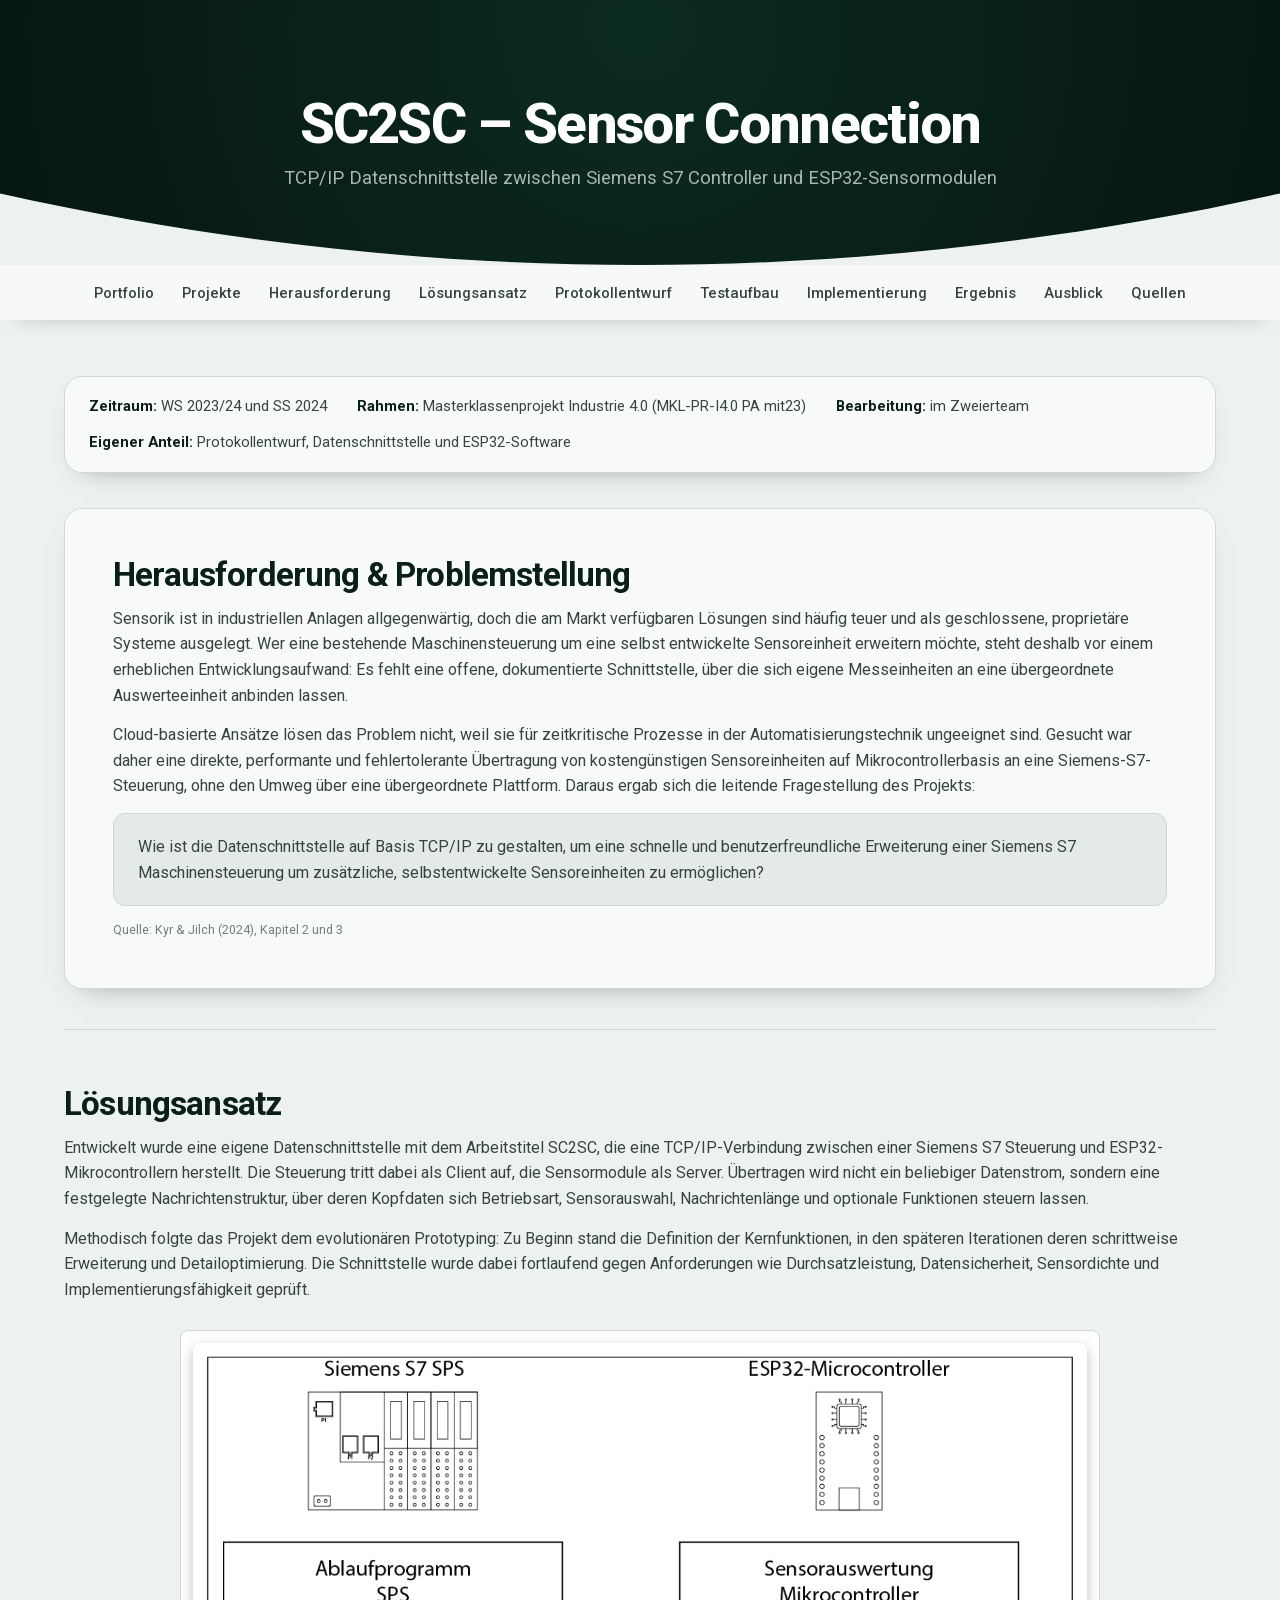
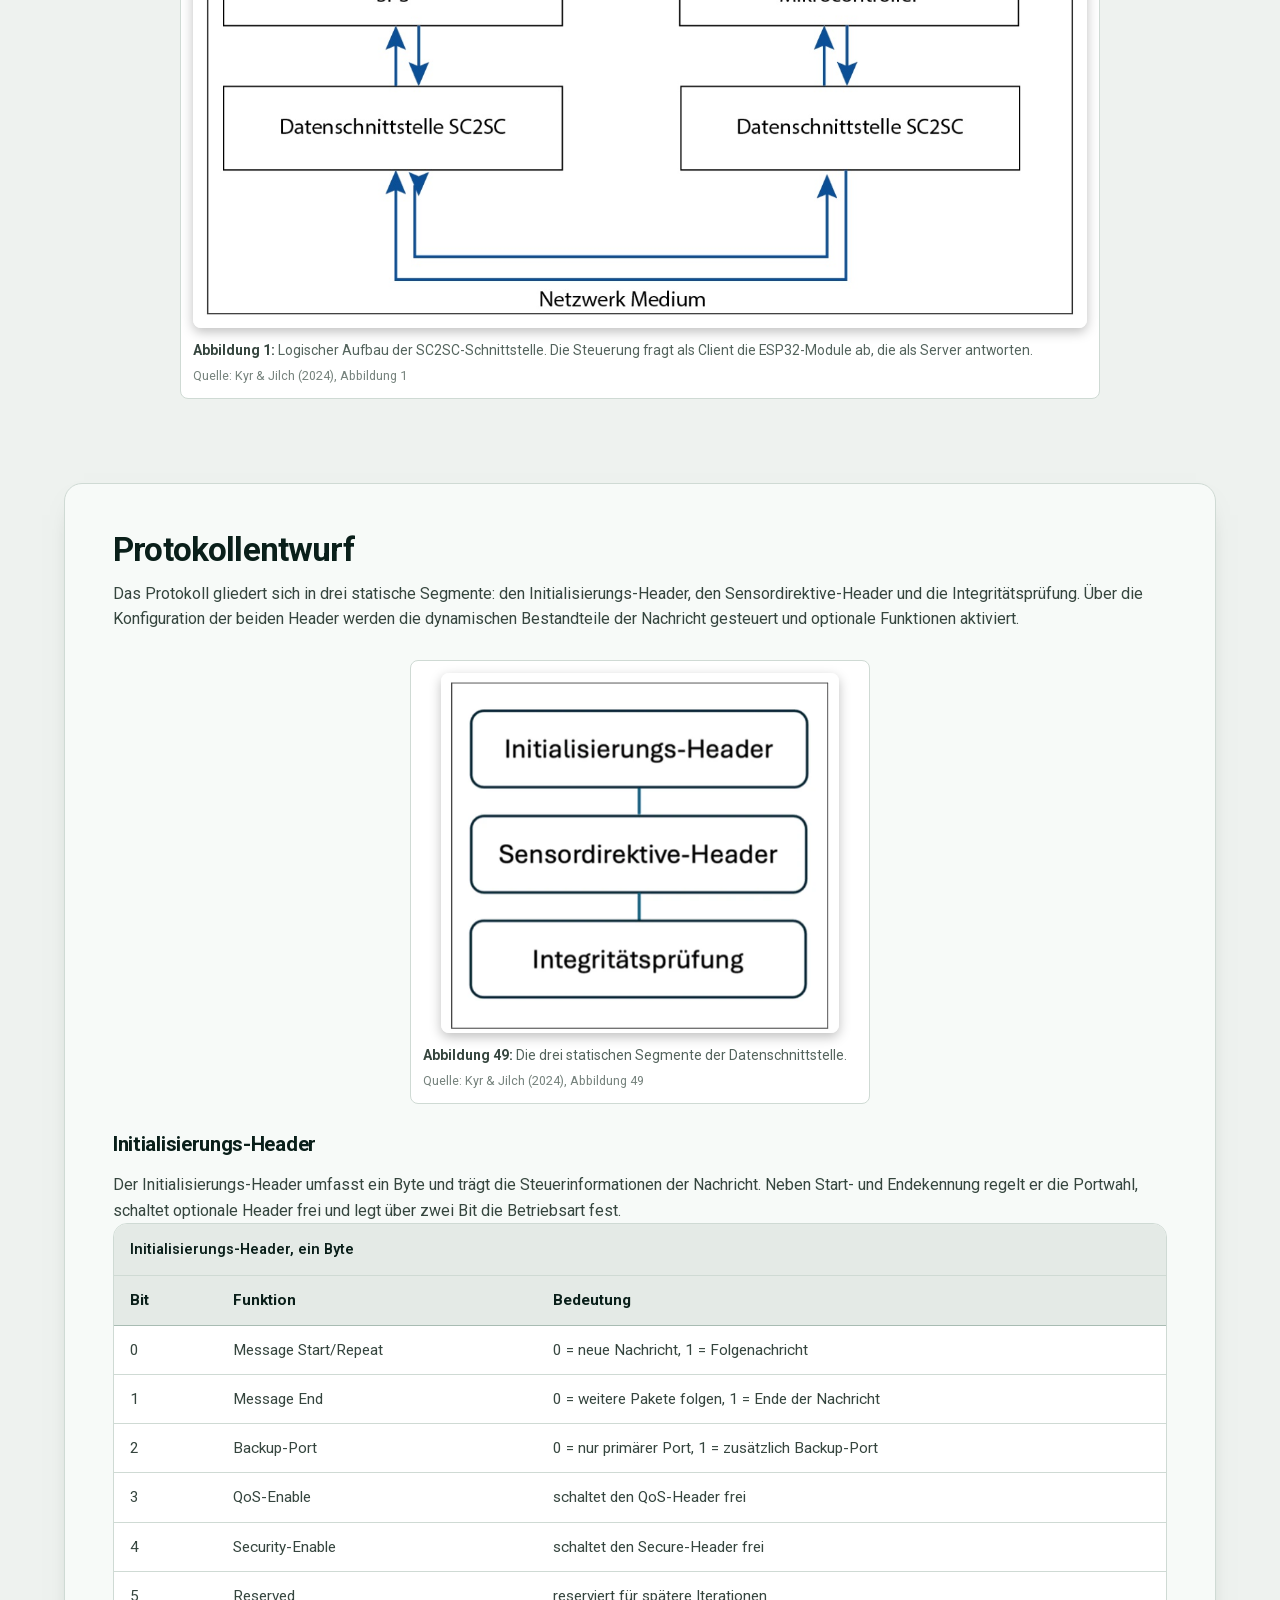
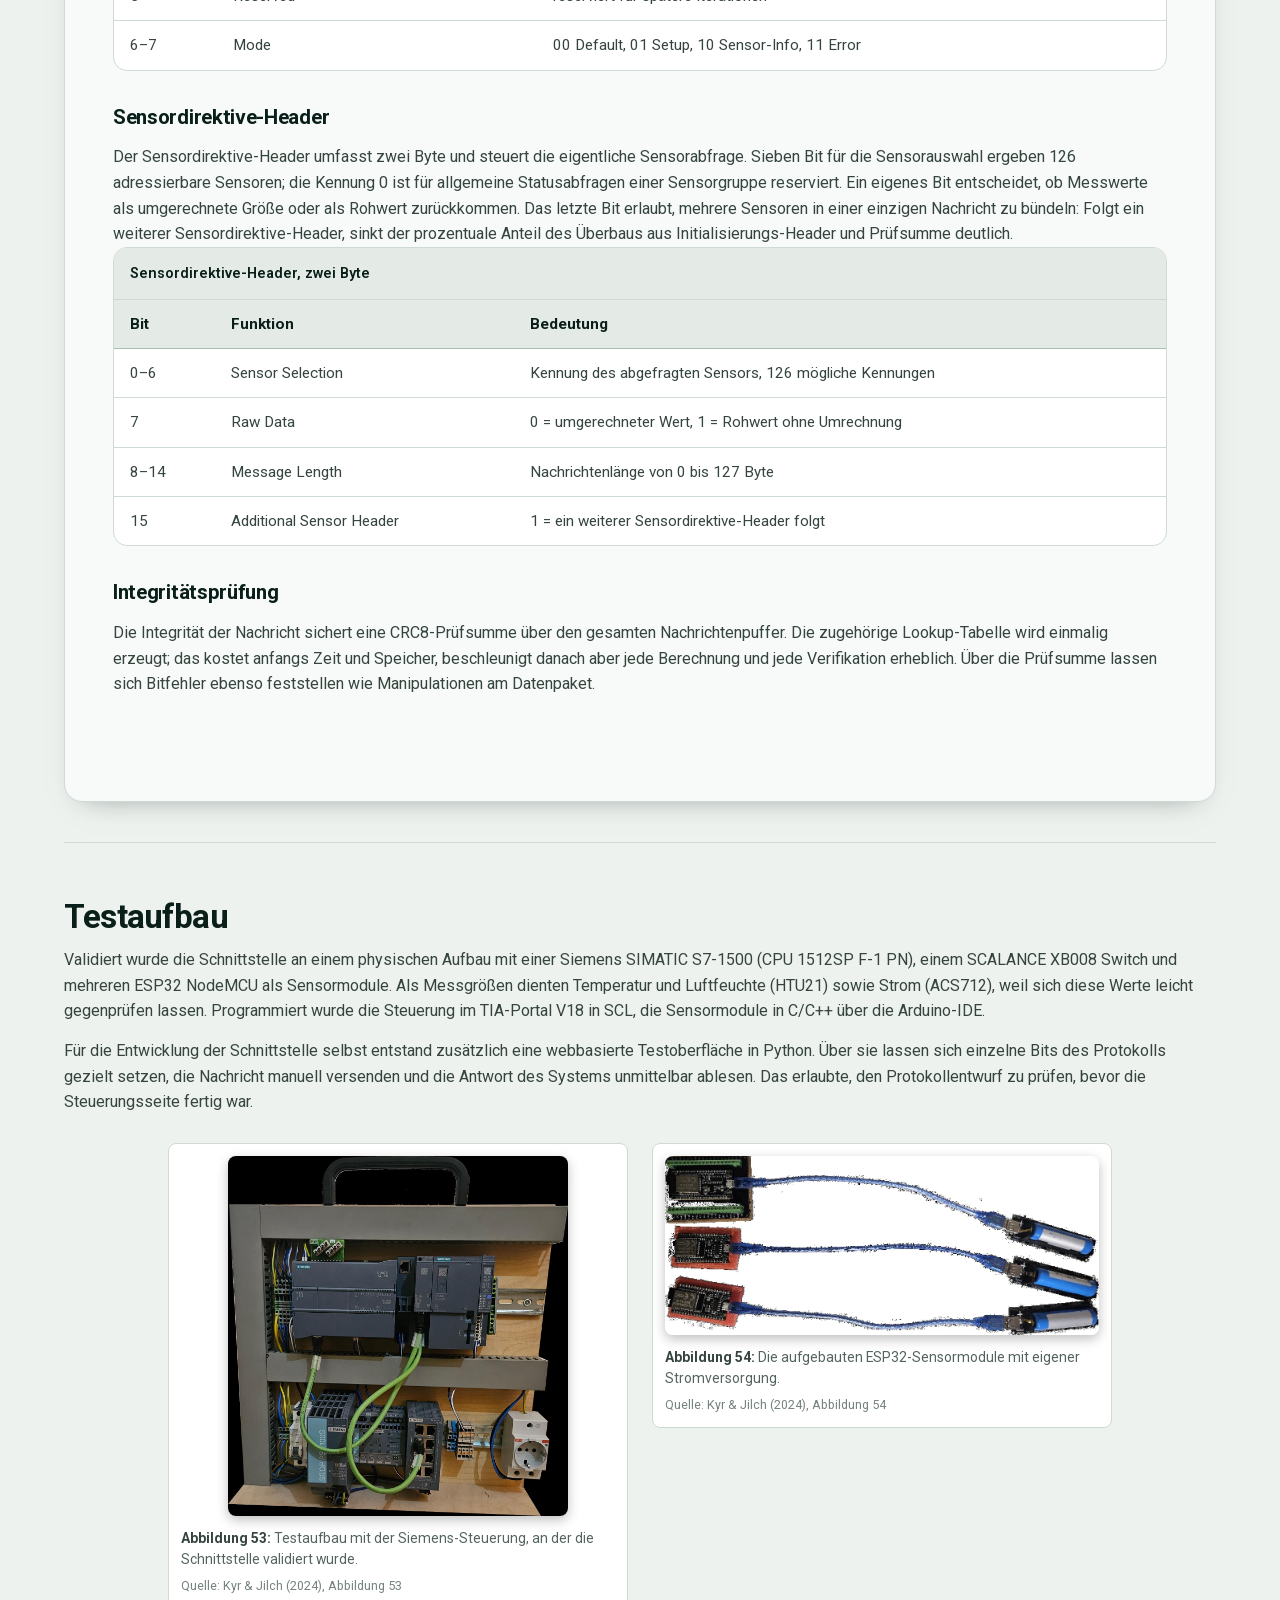
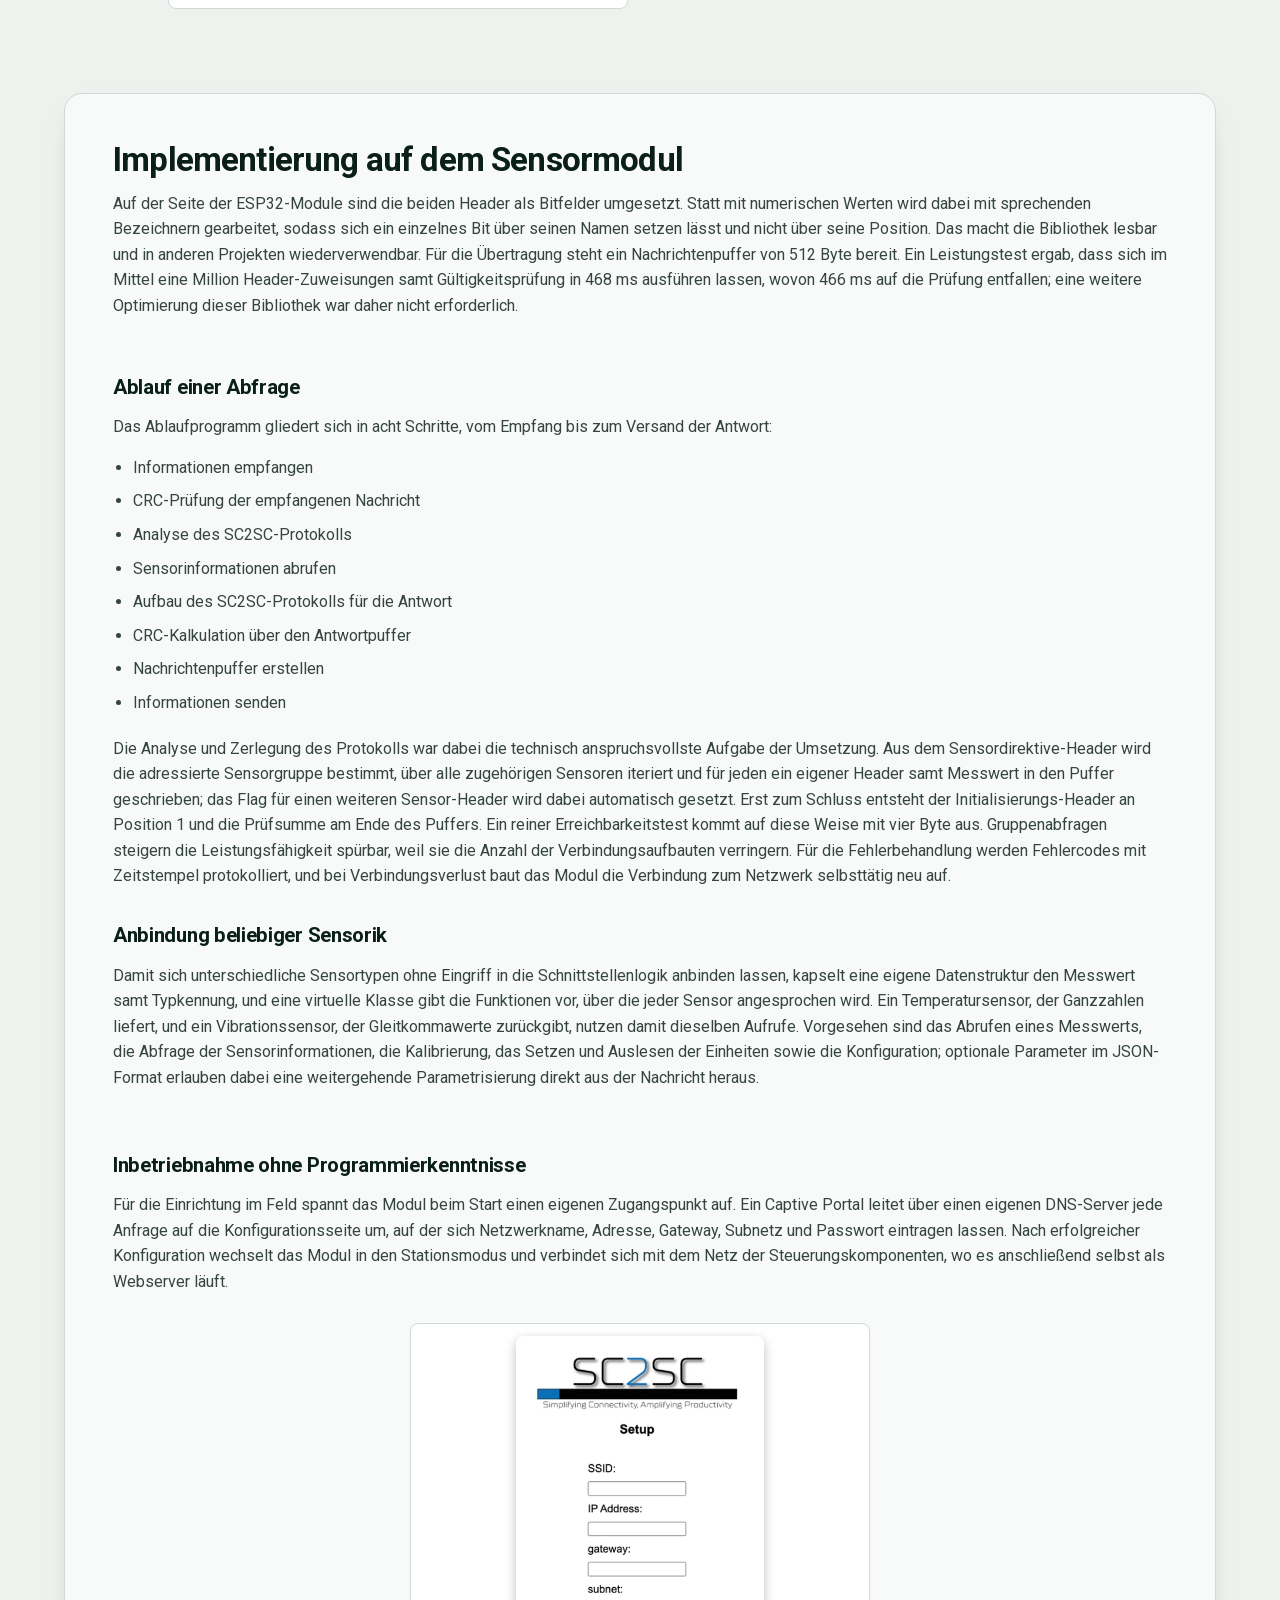
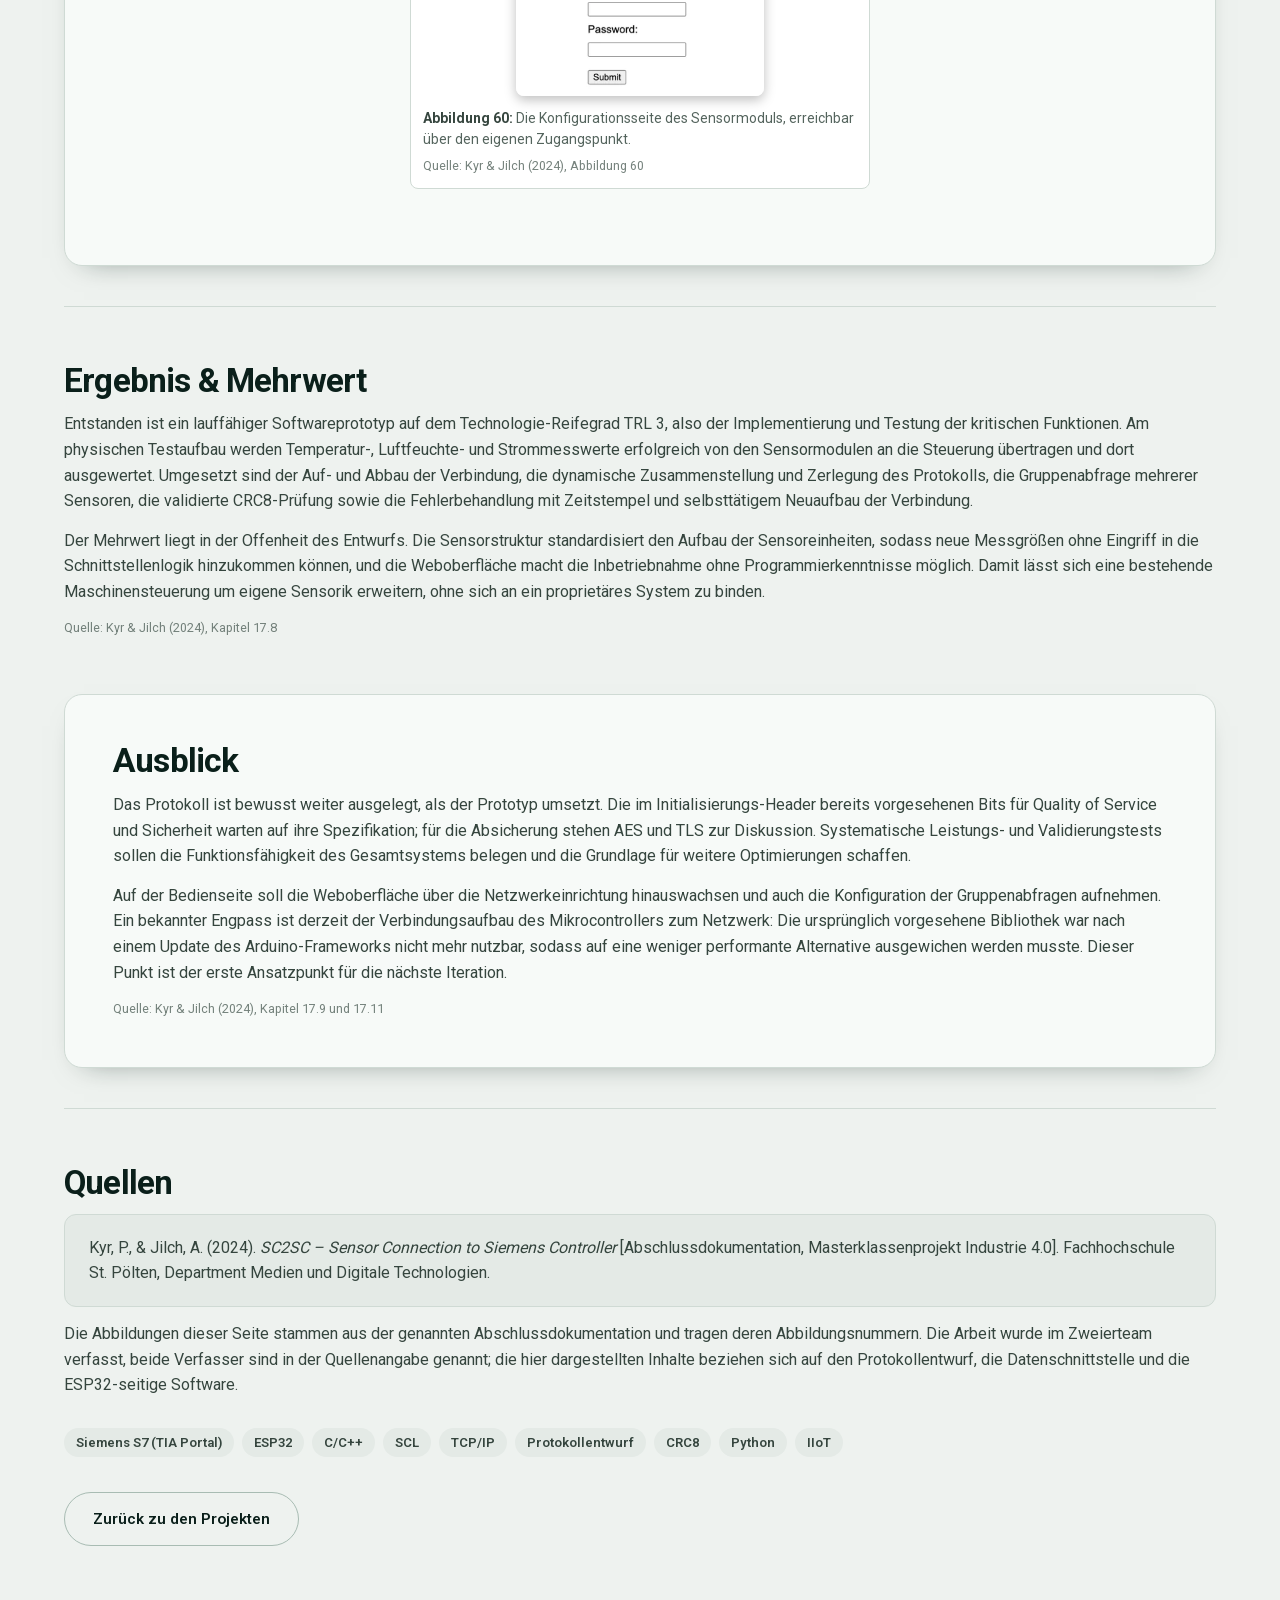
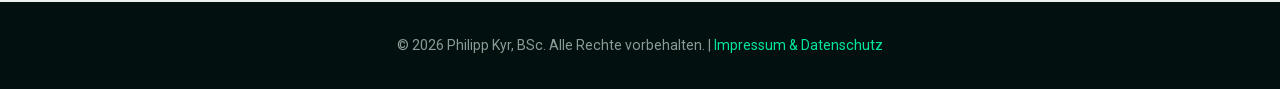
<file: projects/sc2sc-sensor-connection.html>
<!DOCTYPE html>
<html lang="de">
<head>
    <meta charset="UTF-8">
    <meta http-equiv="Content-Security-Policy" content="default-src 'self'; img-src 'self' data:; style-src 'self' 'unsafe-inline'; script-src 'self'; font-src 'self'; connect-src 'none'; object-src 'none'; base-uri 'none'; form-action 'none'">
    <meta name="referrer" content="strict-origin-when-cross-origin">
    <meta name="viewport" content="width=device-width, initial-scale=1.0">
    <title>SC2SC – Sensor Connection to Siemens Controller – Philipp Kyr, BSc</title>
    <link rel="stylesheet" href="../css/style.css">
    <link rel="icon" type="image/png" sizes="16x16" href="../img/favicon-16.png">
    <link rel="icon" type="image/png" sizes="32x32" href="../img/favicon-32.png">
    <link rel="icon" type="image/png" sizes="48x48" href="../img/favicon-48.png">
    <link rel="apple-touch-icon" href="../img/apple-touch-icon.png">
</head>
<body>
<header>
    <h1>SC2SC – Sensor Connection</h1>
    <p>TCP/IP Datenschnittstelle zwischen Siemens S7 Controller und ESP32-Sensormodulen</p>
</header>

    <nav>
        <ul>
            <li><a href="../index.html">Portfolio</a></li>
            <li><a href="../projects.html">Projekte</a></li>
            <li><a href="#herausforderung">Herausforderung</a></li>
            <li><a href="#loesungsansatz">Lösungsansatz</a></li>
            <li><a href="#protokoll">Protokollentwurf</a></li>
            <li><a href="#aufbau">Testaufbau</a></li>
            <li><a href="#implementierung">Implementierung</a></li>
            <li><a href="#ergebnis">Ergebnis</a></li>
            <li><a href="#ausblick">Ausblick</a></li>
            <li><a href="#quellen">Quellen</a></li>
        </ul>
    </nav>

<main class="container">
    <div class="project-meta">
        <span><strong>Zeitraum:</strong> WS 2023/24 und SS 2024</span>
        <span><strong>Rahmen:</strong> Masterklassenprojekt Industrie 4.0 (MKL-PR-I4.0 PA mit23)</span>
        <span><strong>Bearbeitung:</strong> im Zweierteam</span>
        <span><strong>Eigener Anteil:</strong> Protokollentwurf, Datenschnittstelle und ESP32-Software</span>
    </div>

    <section id="herausforderung" class="project-section">
        <h2>Herausforderung &amp; Problemstellung</h2>
        <p>Sensorik ist in industriellen Anlagen allgegenwärtig, doch die am Markt verfügbaren Lösungen
            sind häufig teuer und als geschlossene, proprietäre Systeme ausgelegt. Wer eine bestehende
            Maschinensteuerung um eine selbst entwickelte Sensoreinheit erweitern möchte, steht deshalb vor
            einem erheblichen Entwicklungsaufwand: Es fehlt eine offene, dokumentierte Schnittstelle,
            über die sich eigene Messeinheiten an eine übergeordnete Auswerteeinheit anbinden lassen.</p>
        <p>Cloud-basierte Ansätze lösen das Problem nicht, weil sie für zeitkritische Prozesse in der
            Automatisierungstechnik ungeeignet sind. Gesucht war daher eine direkte, performante und
            fehlertolerante Übertragung von kostengünstigen Sensoreinheiten auf Mikrocontrollerbasis an
            eine Siemens-S7-Steuerung, ohne den Umweg über eine übergeordnete Plattform. Daraus ergab sich
            die leitende Fragestellung des Projekts:</p>
        <p class="citation-box">Wie ist die Datenschnittstelle auf Basis TCP/IP zu gestalten, um eine
            schnelle und benutzerfreundliche Erweiterung einer Siemens S7 Maschinensteuerung um
            zusätzliche, selbstentwickelte Sensoreinheiten zu ermöglichen?</p>
        <span class="fig-source">Quelle: Kyr &amp; Jilch (2024), Kapitel 2 und 3</span>
    </section>

    <section id="loesungsansatz" class="project-section">
        <h2>Lösungsansatz</h2>
        <p>Entwickelt wurde eine eigene Datenschnittstelle mit dem Arbeitstitel SC2SC, die eine
            TCP/IP-Verbindung zwischen einer Siemens S7 Steuerung und ESP32-Mikrocontrollern herstellt. Die
            Steuerung tritt dabei als Client auf, die Sensormodule als Server. Übertragen wird nicht ein
            beliebiger Datenstrom, sondern eine festgelegte Nachrichtenstruktur, über deren Kopfdaten sich
            Betriebsart, Sensorauswahl, Nachrichtenlänge und optionale Funktionen steuern lassen.</p>
        <p>Methodisch folgte das Projekt dem evolutionären Prototyping: Zu Beginn stand die Definition der
            Kernfunktionen, in den späteren Iterationen deren schrittweise Erweiterung und Detailoptimierung.
            Die Schnittstelle wurde dabei fortlaufend gegen Anforderungen wie Durchsatzleistung,
            Datensicherheit, Sensordichte und Implementierungsfähigkeit geprüft.</p>

        <div class="image-gallery">
            <figure class="figure-wide">
                <a href="../img/sc2sc/schema.jpg?v=3" target="_blank" rel="noopener" title="Abbildung in Originalgröße öffnen"><img src="../img/sc2sc/schema.jpg?v=3" alt="Abbildung 1: Schema der SC2SC-Schnittstelle zwischen Siemens S7 Steuerung und ESP32-Sensormodulen" width="1313" height="858" loading="lazy" decoding="async"></a>
                <figcaption><strong>Abbildung 1:</strong> Logischer Aufbau der SC2SC-Schnittstelle. Die Steuerung fragt als Client die ESP32-Module ab, die als Server antworten.</figcaption>
                <span class="fig-source">Quelle: Kyr &amp; Jilch (2024), Abbildung 1</span>
            </figure>
        </div>
    </section>

    <section id="protokoll" class="project-section">
        <h2>Protokollentwurf</h2>
        <p>Das Protokoll gliedert sich in drei statische Segmente: den Initialisierungs-Header, den
            Sensordirektive-Header und die Integritätsprüfung. Über die Konfiguration der beiden Header
            werden die dynamischen Bestandteile der Nachricht gesteuert und optionale Funktionen
            aktiviert.</p>

        <div class="image-gallery">
            <figure>
                <a href="../img/sc2sc/sc2sc-protokollaufbau.png" target="_blank" rel="noopener" title="Abbildung in Originalgröße öffnen"><img src="../img/sc2sc/sc2sc-protokollaufbau.webp" alt="Abbildung 49: Die drei Segmente des SC2SC-Protokolls" width="697" height="632" loading="lazy" decoding="async"></a>
                <figcaption><strong>Abbildung 49:</strong> Die drei statischen Segmente der Datenschnittstelle.</figcaption>
                <span class="fig-source">Quelle: Kyr &amp; Jilch (2024), Abbildung 49</span>
            </figure>
        </div>

        <h3>Initialisierungs-Header</h3>
        <p>Der Initialisierungs-Header umfasst ein Byte und trägt die Steuerinformationen der Nachricht.
            Neben Start- und Endekennung regelt er die Portwahl, schaltet optionale Header frei und legt
            über zwei Bit die Betriebsart fest.</p>
        <div class="table-wrap text">
            <div class="table-title">Initialisierungs-Header, ein Byte</div>
            <table>
                <thead><tr><th>Bit</th><th>Funktion</th><th>Bedeutung</th></tr></thead>
                <tbody>
                    <tr><td>0</td><td>Message Start/Repeat</td><td>0 = neue Nachricht, 1 = Folgenachricht</td></tr>
                    <tr><td>1</td><td>Message End</td><td>0 = weitere Pakete folgen, 1 = Ende der Nachricht</td></tr>
                    <tr><td>2</td><td>Backup-Port</td><td>0 = nur primärer Port, 1 = zusätzlich Backup-Port</td></tr>
                    <tr><td>3</td><td>QoS-Enable</td><td>schaltet den QoS-Header frei</td></tr>
                    <tr><td>4</td><td>Security-Enable</td><td>schaltet den Secure-Header frei</td></tr>
                    <tr><td>5</td><td>Reserved</td><td>reserviert für spätere Iterationen</td></tr>
                    <tr><td>6–7</td><td>Mode</td><td>00 Default, 01 Setup, 10 Sensor-Info, 11 Error</td></tr>
                </tbody>
            </table>
        </div>

        <h3>Sensordirektive-Header</h3>
        <p>Der Sensordirektive-Header umfasst zwei Byte und steuert die eigentliche Sensorabfrage. Sieben
            Bit für die Sensorauswahl ergeben 126 adressierbare Sensoren; die Kennung 0 ist für allgemeine
            Statusabfragen einer Sensorgruppe reserviert. Ein eigenes Bit entscheidet, ob Messwerte als
            umgerechnete Größe oder als Rohwert zurückkommen. Das letzte Bit erlaubt, mehrere Sensoren in
            einer einzigen Nachricht zu bündeln: Folgt ein weiterer Sensordirektive-Header, sinkt der
            prozentuale Anteil des Überbaus aus Initialisierungs-Header und Prüfsumme deutlich.</p>
        <div class="table-wrap text">
            <div class="table-title">Sensordirektive-Header, zwei Byte</div>
            <table>
                <thead><tr><th>Bit</th><th>Funktion</th><th>Bedeutung</th></tr></thead>
                <tbody>
                    <tr><td>0–6</td><td>Sensor Selection</td><td>Kennung des abgefragten Sensors, 126 mögliche Kennungen</td></tr>
                    <tr><td>7</td><td>Raw Data</td><td>0 = umgerechneter Wert, 1 = Rohwert ohne Umrechnung</td></tr>
                    <tr><td>8–14</td><td>Message Length</td><td>Nachrichtenlänge von 0 bis 127 Byte</td></tr>
                    <tr><td>15</td><td>Additional Sensor Header</td><td>1 = ein weiterer Sensordirektive-Header folgt</td></tr>
                </tbody>
            </table>
        </div>

        <h3>Integritätsprüfung</h3>
        <p>Die Integrität der Nachricht sichert eine CRC8-Prüfsumme über den gesamten Nachrichtenpuffer.
            Die zugehörige Lookup-Tabelle wird einmalig erzeugt; das kostet anfangs Zeit und Speicher,
            beschleunigt danach aber jede Berechnung und jede Verifikation erheblich. Über die Prüfsumme
            lassen sich Bitfehler ebenso feststellen wie Manipulationen am Datenpaket.</p>

        <div class="image-gallery">
        </div>
    </section>

    <section id="aufbau" class="project-section">
        <h2>Testaufbau</h2>
        <p>Validiert wurde die Schnittstelle an einem physischen Aufbau mit einer Siemens SIMATIC S7-1500
            (CPU 1512SP F-1 PN), einem SCALANCE XB008 Switch und mehreren ESP32 NodeMCU als Sensormodule.
            Als Messgrößen dienten Temperatur und Luftfeuchte (HTU21) sowie Strom (ACS712), weil sich diese
            Werte leicht gegenprüfen lassen. Programmiert wurde die Steuerung im TIA-Portal V18 in SCL, die
            Sensormodule in C/C++ über die Arduino-IDE.</p>
        <p>Für die Entwicklung der Schnittstelle selbst entstand zusätzlich eine webbasierte Testoberfläche
            in Python. Über sie lassen sich einzelne Bits des Protokolls gezielt setzen, die Nachricht
            manuell versenden und die Antwort des Systems unmittelbar ablesen. Das erlaubte, den
            Protokollentwurf zu prüfen, bevor die Steuerungsseite fertig war.</p>

        <div class="image-gallery">
            <figure>
                <a href="../img/sc2sc/testaufbau.jpg?v=2" target="_blank" rel="noopener" title="Abbildung in Originalgröße öffnen"><img src="../img/sc2sc/testaufbau.jpg?v=2" alt="Abbildung 53: Testaufbau mit Siemens SIMATIC S7-1500 Steuerung" width="1317" height="1396" loading="lazy" decoding="async"></a>
                <figcaption><strong>Abbildung 53:</strong> Testaufbau mit der Siemens-Steuerung, an der die Schnittstelle validiert wurde.</figcaption>
                <span class="fig-source">Quelle: Kyr &amp; Jilch (2024), Abbildung 53</span>
            </figure>
            <figure>
                <a href="../img/sc2sc/esp32-module.jpg?v=4" target="_blank" rel="noopener" title="Abbildung in Originalgröße öffnen"><img src="../img/sc2sc/esp32-module.jpg?v=4" alt="Abbildung 54: Die aufgebauten ESP32-Sensormodule" width="1081" height="445" loading="lazy" decoding="async"></a>
                <figcaption><strong>Abbildung 54:</strong> Die aufgebauten ESP32-Sensormodule mit eigener Stromversorgung.</figcaption>
                <span class="fig-source">Quelle: Kyr &amp; Jilch (2024), Abbildung 54</span>
            </figure>
        </div>
    </section>

    <section id="implementierung" class="project-section">
        <h2>Implementierung auf dem Sensormodul</h2>
        <p>Auf der Seite der ESP32-Module sind die beiden Header als Bitfelder umgesetzt. Statt mit
            numerischen Werten wird dabei mit sprechenden Bezeichnern gearbeitet, sodass sich ein einzelnes
            Bit über seinen Namen setzen lässt und nicht über seine Position. Das macht die Bibliothek
            lesbar und in anderen Projekten wiederverwendbar. Für die Übertragung steht ein
            Nachrichtenpuffer von 512 Byte bereit. Ein Leistungstest ergab, dass sich im Mittel eine
            Million Header-Zuweisungen samt Gültigkeitsprüfung in 468 ms ausführen lassen, wovon 466 ms
            auf die Prüfung entfallen; eine weitere Optimierung dieser Bibliothek war daher nicht
            erforderlich.</p>

        <div class="image-gallery">
        </div>

        <h3>Ablauf einer Abfrage</h3>
        <p>Das Ablaufprogramm gliedert sich in acht Schritte, vom Empfang bis zum Versand der Antwort:</p>
        <ul class="list">
            <li>Informationen empfangen</li>
            <li>CRC-Prüfung der empfangenen Nachricht</li>
            <li>Analyse des SC2SC-Protokolls</li>
            <li>Sensorinformationen abrufen</li>
            <li>Aufbau des SC2SC-Protokolls für die Antwort</li>
            <li>CRC-Kalkulation über den Antwortpuffer</li>
            <li>Nachrichtenpuffer erstellen</li>
            <li>Informationen senden</li>
        </ul>
        <p>Die Analyse und Zerlegung des Protokolls war dabei die technisch anspruchsvollste Aufgabe der
            Umsetzung. Aus dem Sensordirektive-Header wird die adressierte Sensorgruppe bestimmt, über alle
            zugehörigen Sensoren iteriert und für jeden ein eigener Header samt Messwert in den Puffer
            geschrieben; das Flag für einen weiteren Sensor-Header wird dabei automatisch gesetzt. Erst zum
            Schluss entsteht der Initialisierungs-Header an Position 1 und die Prüfsumme am Ende des
            Puffers. Ein reiner Erreichbarkeitstest kommt auf diese Weise mit vier Byte aus. Gruppenabfragen
            steigern die Leistungsfähigkeit spürbar, weil sie die Anzahl der Verbindungsaufbauten
            verringern. Für die Fehlerbehandlung werden Fehlercodes mit Zeitstempel protokolliert, und bei
            Verbindungsverlust baut das Modul die Verbindung zum Netzwerk selbsttätig neu auf.</p>

        <h3>Anbindung beliebiger Sensorik</h3>
        <p>Damit sich unterschiedliche Sensortypen ohne Eingriff in die Schnittstellenlogik anbinden
            lassen, kapselt eine eigene Datenstruktur den Messwert samt Typkennung, und eine virtuelle
            Klasse gibt die Funktionen vor, über die jeder Sensor angesprochen wird. Ein Temperatursensor,
            der Ganzzahlen liefert, und ein Vibrationssensor, der Gleitkommawerte zurückgibt, nutzen damit
            dieselben Aufrufe. Vorgesehen sind das Abrufen eines Messwerts, die Abfrage der
            Sensorinformationen, die Kalibrierung, das Setzen und Auslesen der Einheiten sowie die
            Konfiguration; optionale Parameter im JSON-Format erlauben dabei eine weitergehende
            Parametrisierung direkt aus der Nachricht heraus.</p>

        <div class="image-gallery">
        </div>

        <h3>Inbetriebnahme ohne Programmierkenntnisse</h3>
        <p>Für die Einrichtung im Feld spannt das Modul beim Start einen eigenen Zugangspunkt auf. Ein
            Captive Portal leitet über einen eigenen DNS-Server jede Anfrage auf die Konfigurationsseite um,
            auf der sich Netzwerkname, Adresse, Gateway, Subnetz und Passwort eintragen lassen. Nach
            erfolgreicher Konfiguration wechselt das Modul in den Stationsmodus und verbindet sich mit dem
            Netz der Steuerungskomponenten, wo es anschließend selbst als Webserver läuft.</p>

        <div class="image-gallery">
            <figure>
                <a href="../img/sc2sc/sc2sc-webkonfiguration.png" target="_blank" rel="noopener" title="Abbildung in Originalgröße öffnen"><img src="../img/sc2sc/sc2sc-webkonfiguration.webp" alt="Abbildung 60: Weboberfläche zur Konfiguration der Netzwerkverbindung" width="423" height="612" loading="lazy" decoding="async"></a>
                <figcaption><strong>Abbildung 60:</strong> Die Konfigurationsseite des Sensormoduls, erreichbar über den eigenen Zugangspunkt.</figcaption>
                <span class="fig-source">Quelle: Kyr &amp; Jilch (2024), Abbildung 60</span>
            </figure>
        </div>
    </section>

    <section id="ergebnis" class="project-section">
        <h2>Ergebnis &amp; Mehrwert</h2>
        <p>Entstanden ist ein lauffähiger Softwareprototyp auf dem Technologie-Reifegrad TRL 3, also der
            Implementierung und Testung der kritischen Funktionen. Am physischen Testaufbau werden
            Temperatur-, Luftfeuchte- und Strommesswerte erfolgreich von den Sensormodulen an die Steuerung
            übertragen und dort ausgewertet. Umgesetzt sind der Auf- und Abbau der Verbindung, die
            dynamische Zusammenstellung und Zerlegung des Protokolls, die Gruppenabfrage mehrerer Sensoren,
            die validierte CRC8-Prüfung sowie die Fehlerbehandlung mit Zeitstempel und selbsttätigem
            Neuaufbau der Verbindung.</p>
        <p>Der Mehrwert liegt in der Offenheit des Entwurfs. Die Sensorstruktur standardisiert den Aufbau
            der Sensoreinheiten, sodass neue Messgrößen ohne Eingriff in die Schnittstellenlogik hinzukommen
            können, und die Weboberfläche macht die Inbetriebnahme ohne Programmierkenntnisse möglich.
            Damit lässt sich eine bestehende Maschinensteuerung um eigene Sensorik erweitern, ohne sich an
            ein proprietäres System zu binden.</p>
        <span class="fig-source">Quelle: Kyr &amp; Jilch (2024), Kapitel 17.8</span>
    </section>

    <section id="ausblick" class="project-section">
        <h2>Ausblick</h2>
        <p>Das Protokoll ist bewusst weiter ausgelegt, als der Prototyp umsetzt. Die im Initialisierungs-Header
            bereits vorgesehenen Bits für Quality of Service und Sicherheit warten auf ihre Spezifikation;
            für die Absicherung stehen AES und TLS zur Diskussion. Systematische Leistungs- und
            Validierungstests sollen die Funktionsfähigkeit des Gesamtsystems belegen und die Grundlage für
            weitere Optimierungen schaffen.</p>
        <p>Auf der Bedienseite soll die Weboberfläche über die Netzwerkeinrichtung hinauswachsen und auch
            die Konfiguration der Gruppenabfragen aufnehmen. Ein bekannter Engpass ist derzeit der
            Verbindungsaufbau des Mikrocontrollers zum Netzwerk: Die ursprünglich vorgesehene Bibliothek war
            nach einem Update des Arduino-Frameworks nicht mehr nutzbar, sodass auf eine weniger performante
            Alternative ausgewichen werden musste. Dieser Punkt ist der erste Ansatzpunkt für die nächste
            Iteration.</p>
        <span class="fig-source">Quelle: Kyr &amp; Jilch (2024), Kapitel 17.9 und 17.11</span>
    </section>

    <section id="quellen" class="project-section">
        <h2>Quellen</h2>
        <p class="citation-box">Kyr, P., &amp; Jilch, A. (2024). <em>SC2SC – Sensor Connection to Siemens Controller</em> [Abschlussdokumentation, Masterklassenprojekt Industrie 4.0]. Fachhochschule St. Pölten, Department Medien und Digitale Technologien.</p>
        <p>Die Abbildungen dieser Seite stammen aus der genannten Abschlussdokumentation und tragen deren
            Abbildungsnummern. Die Arbeit wurde im Zweierteam verfasst, beide Verfasser sind in der
            Quellenangabe genannt; die hier dargestellten Inhalte beziehen sich auf den
            Protokollentwurf, die Datenschnittstelle und die ESP32-seitige Software.</p>

        <ul class="tags" style="margin-top: 30px;">
            <li>Siemens S7 (TIA Portal)</li><li>ESP32</li><li>C/C++</li><li>SCL</li><li>TCP/IP</li>
            <li>Protokollentwurf</li><li>CRC8</li><li>Python</li><li>IIoT</li>
        </ul>
        <a class="btn" style="margin-top: 20px;" href="../projects.html">Zurück zu den Projekten</a>
    </section>
</main>

<footer>
    <p>&copy; <span id="jahr">2026</span> Philipp Kyr, BSc. Alle Rechte vorbehalten. | <a href="../impressum.html">Impressum &amp; Datenschutz</a></p>
</footer>
<script src="../js/seite.js" defer></script>
<script src="../js/kopfbiegung.js" defer></script>
</body>
</html>
</file>
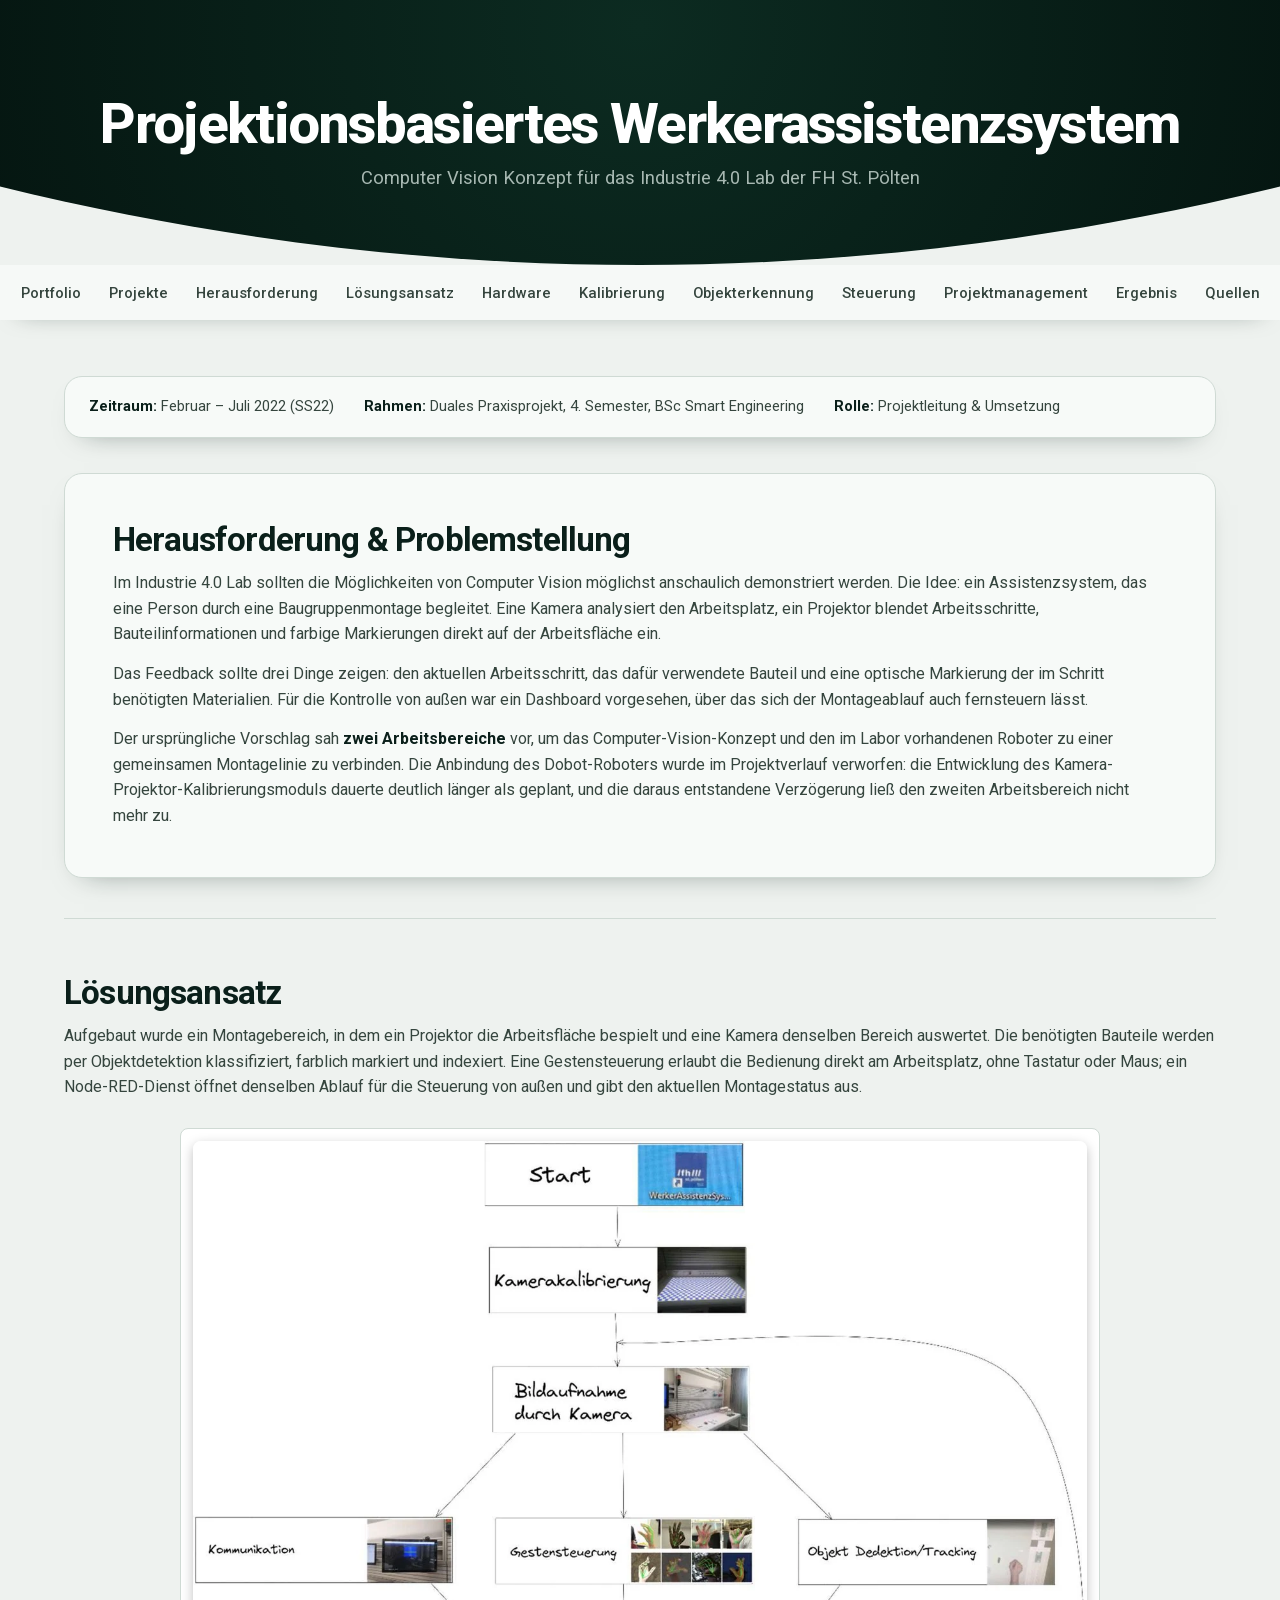
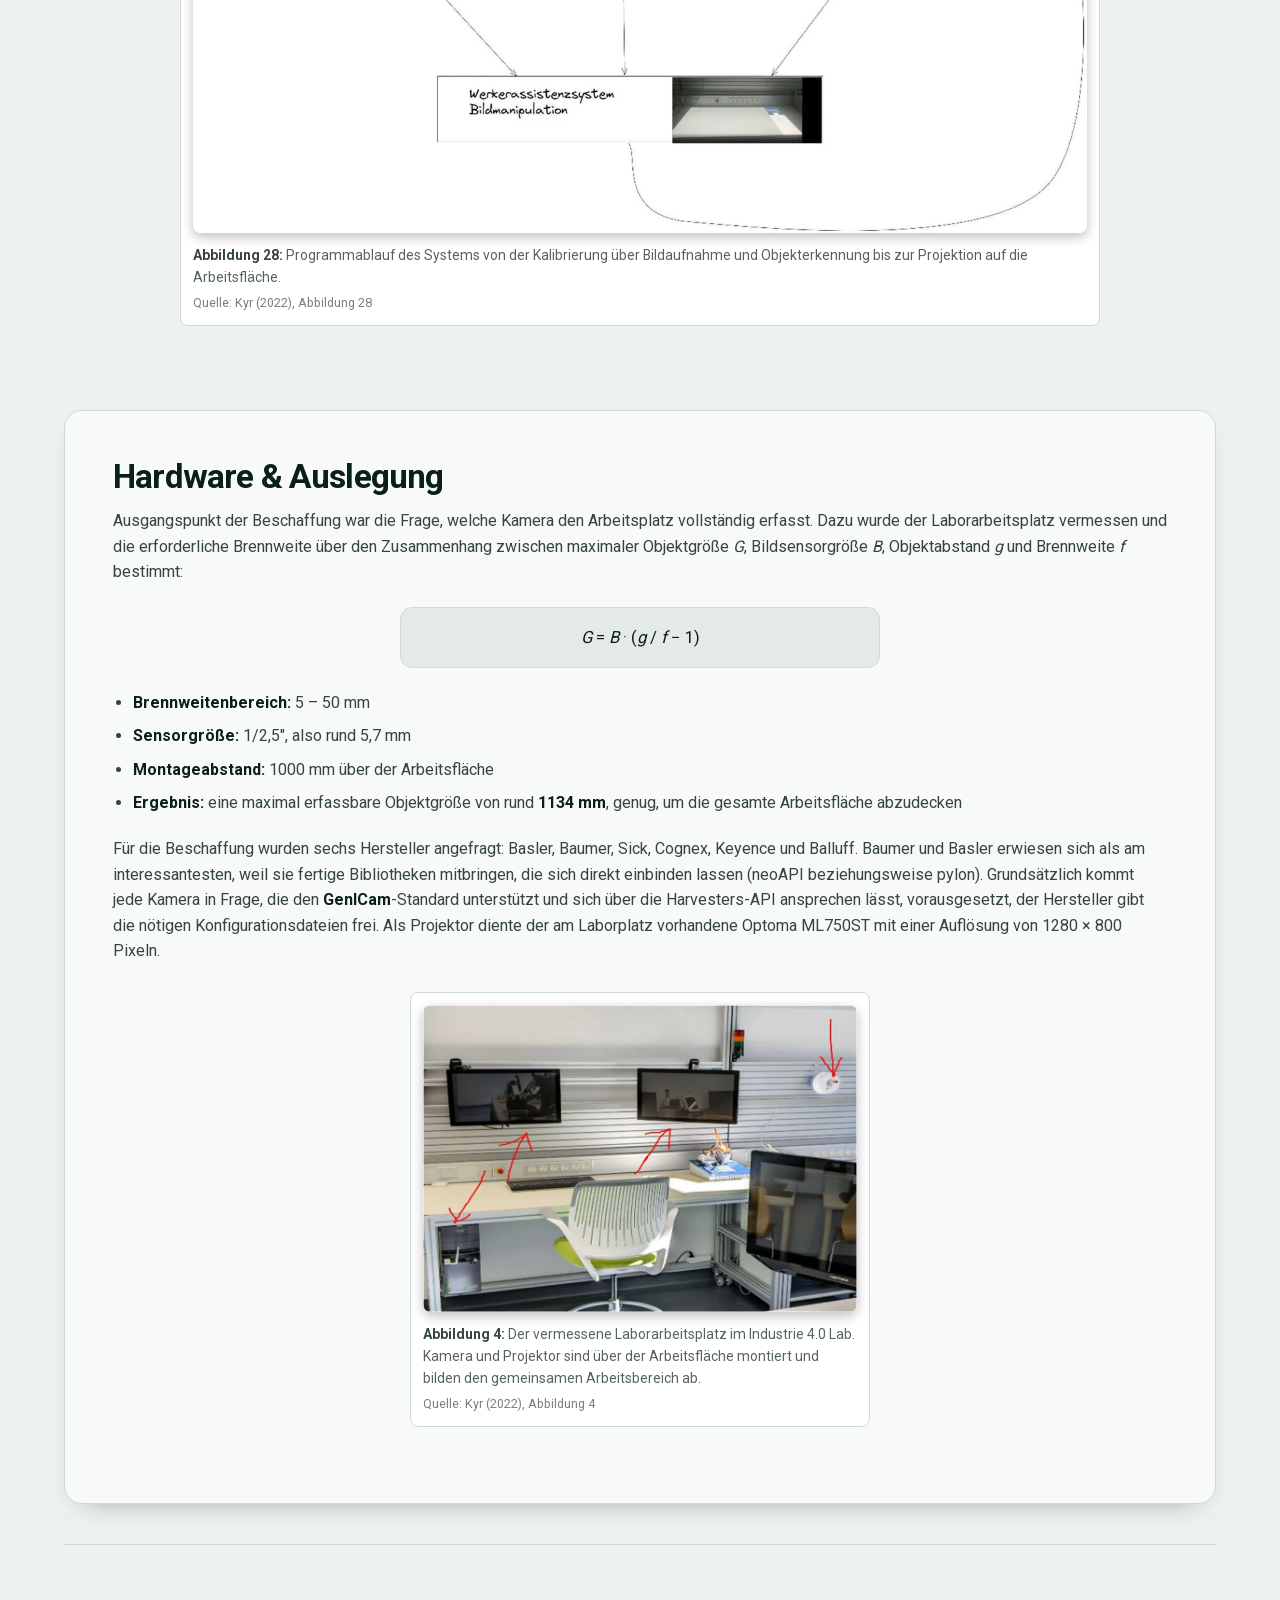
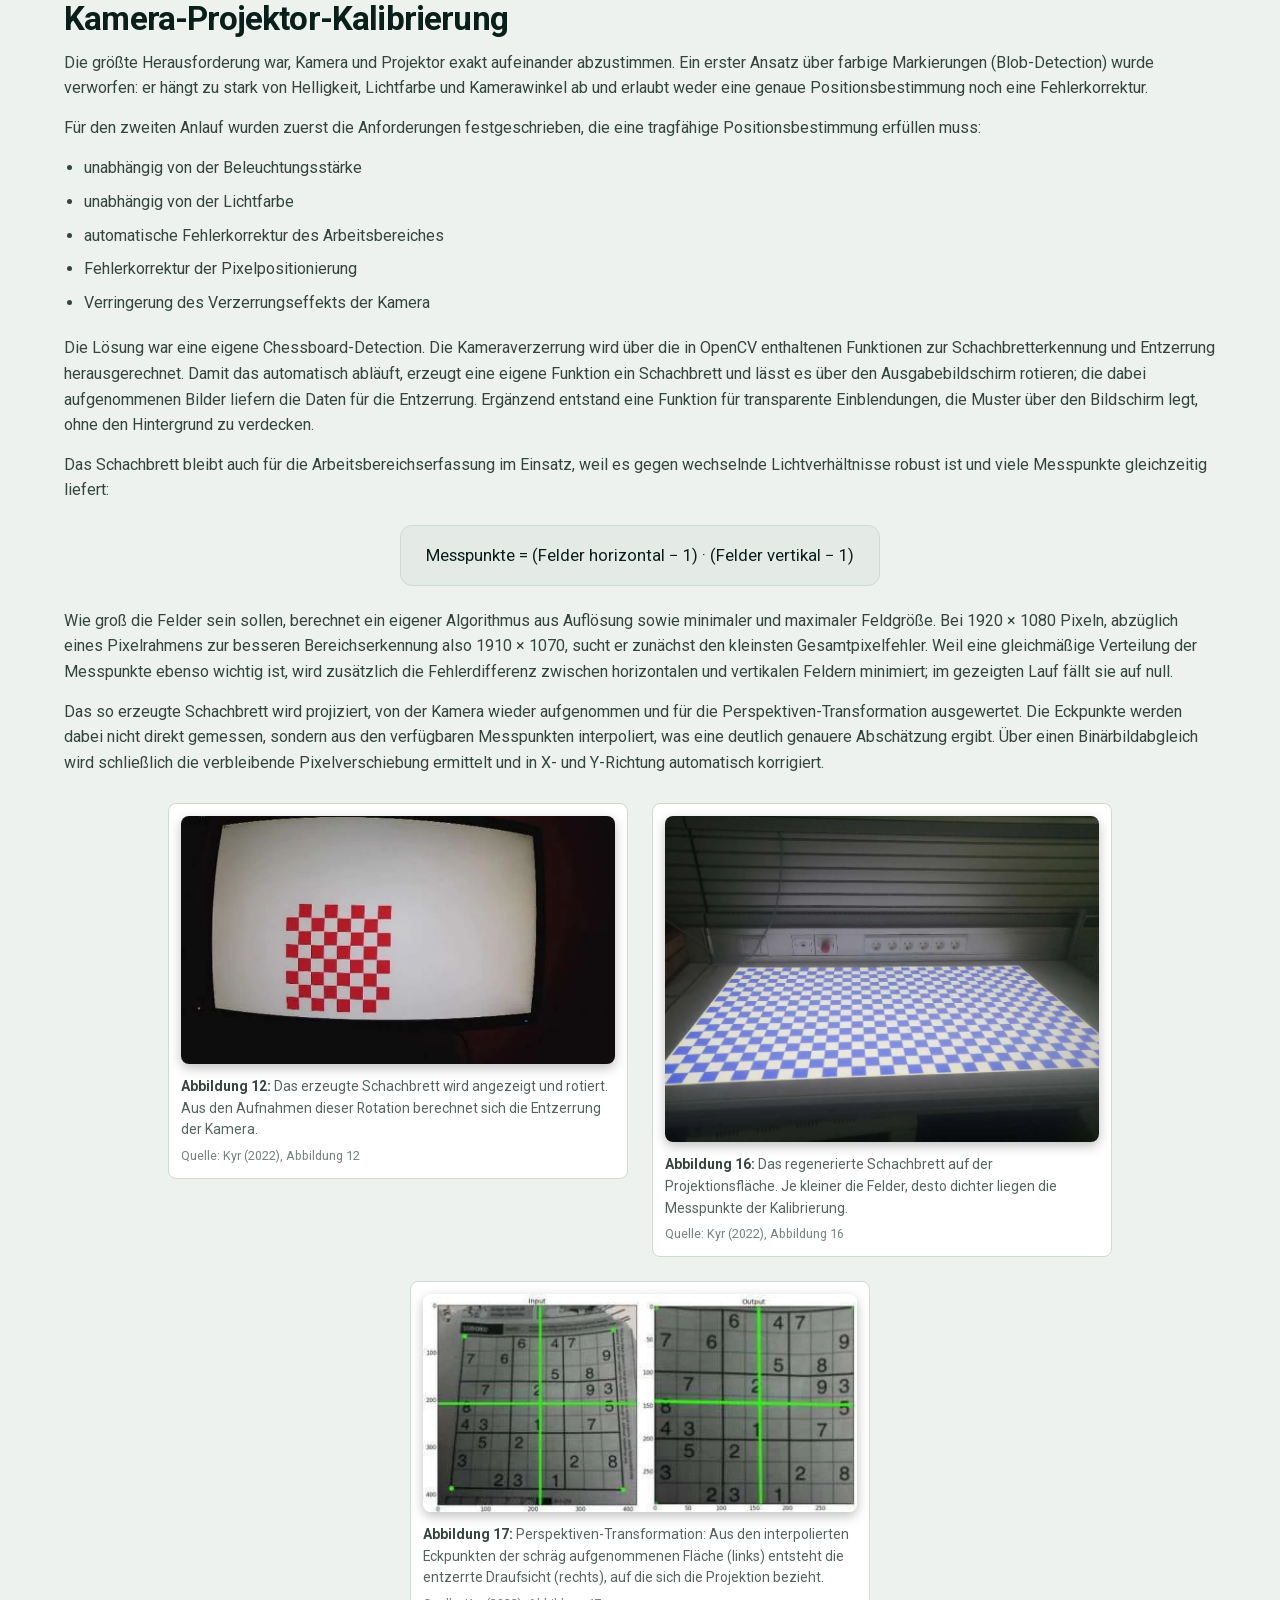
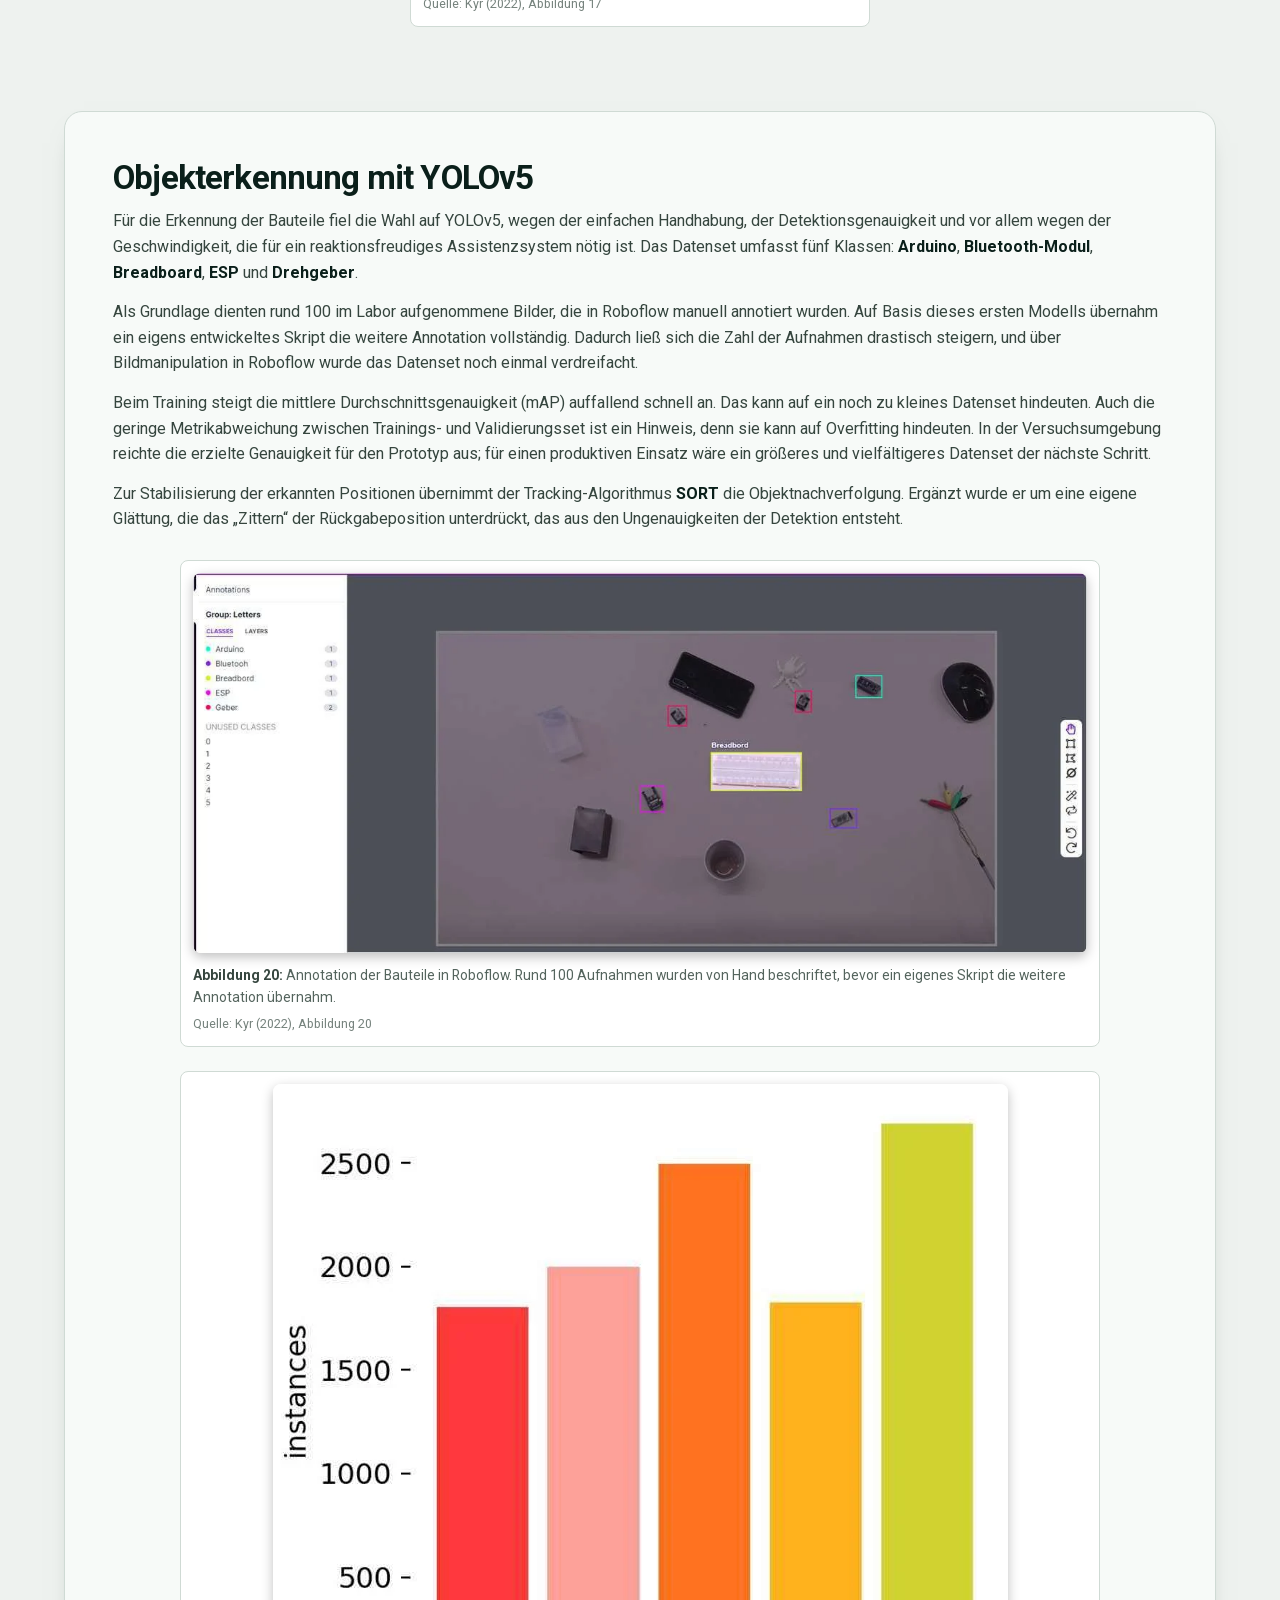
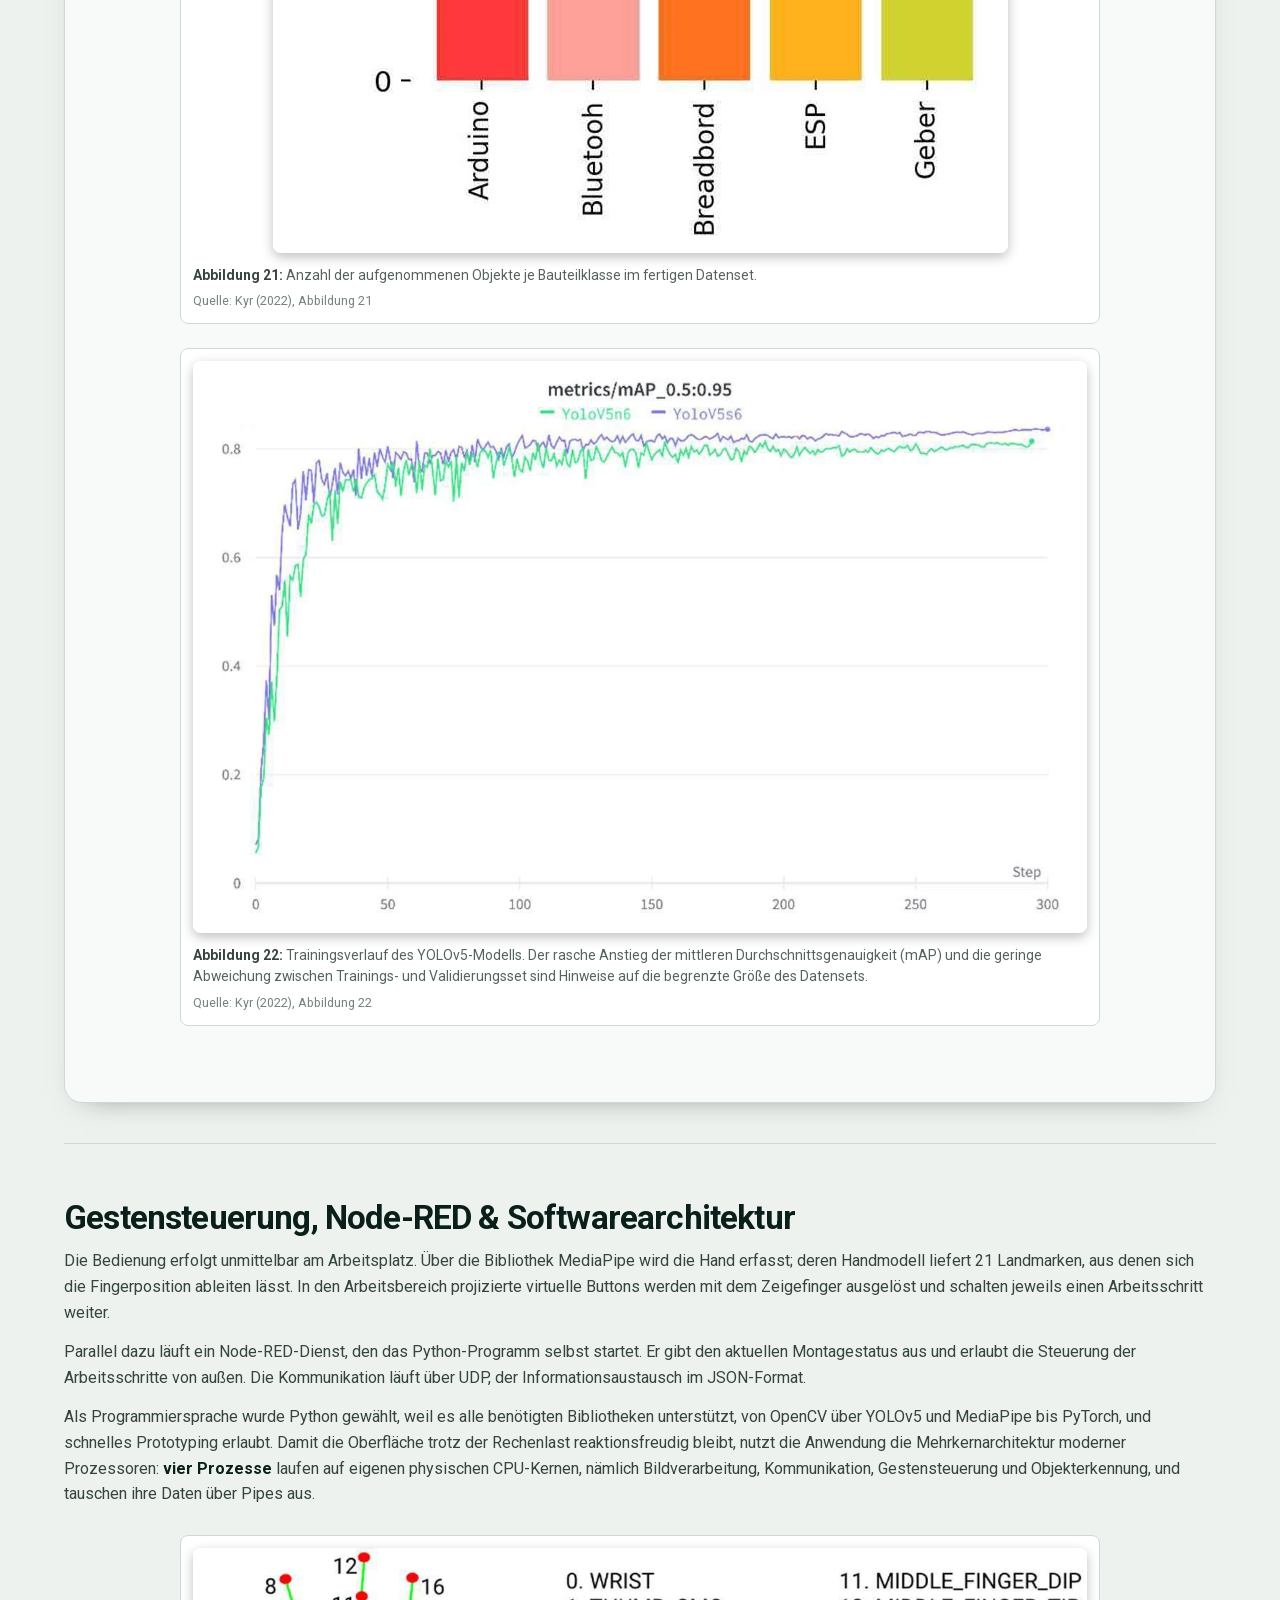
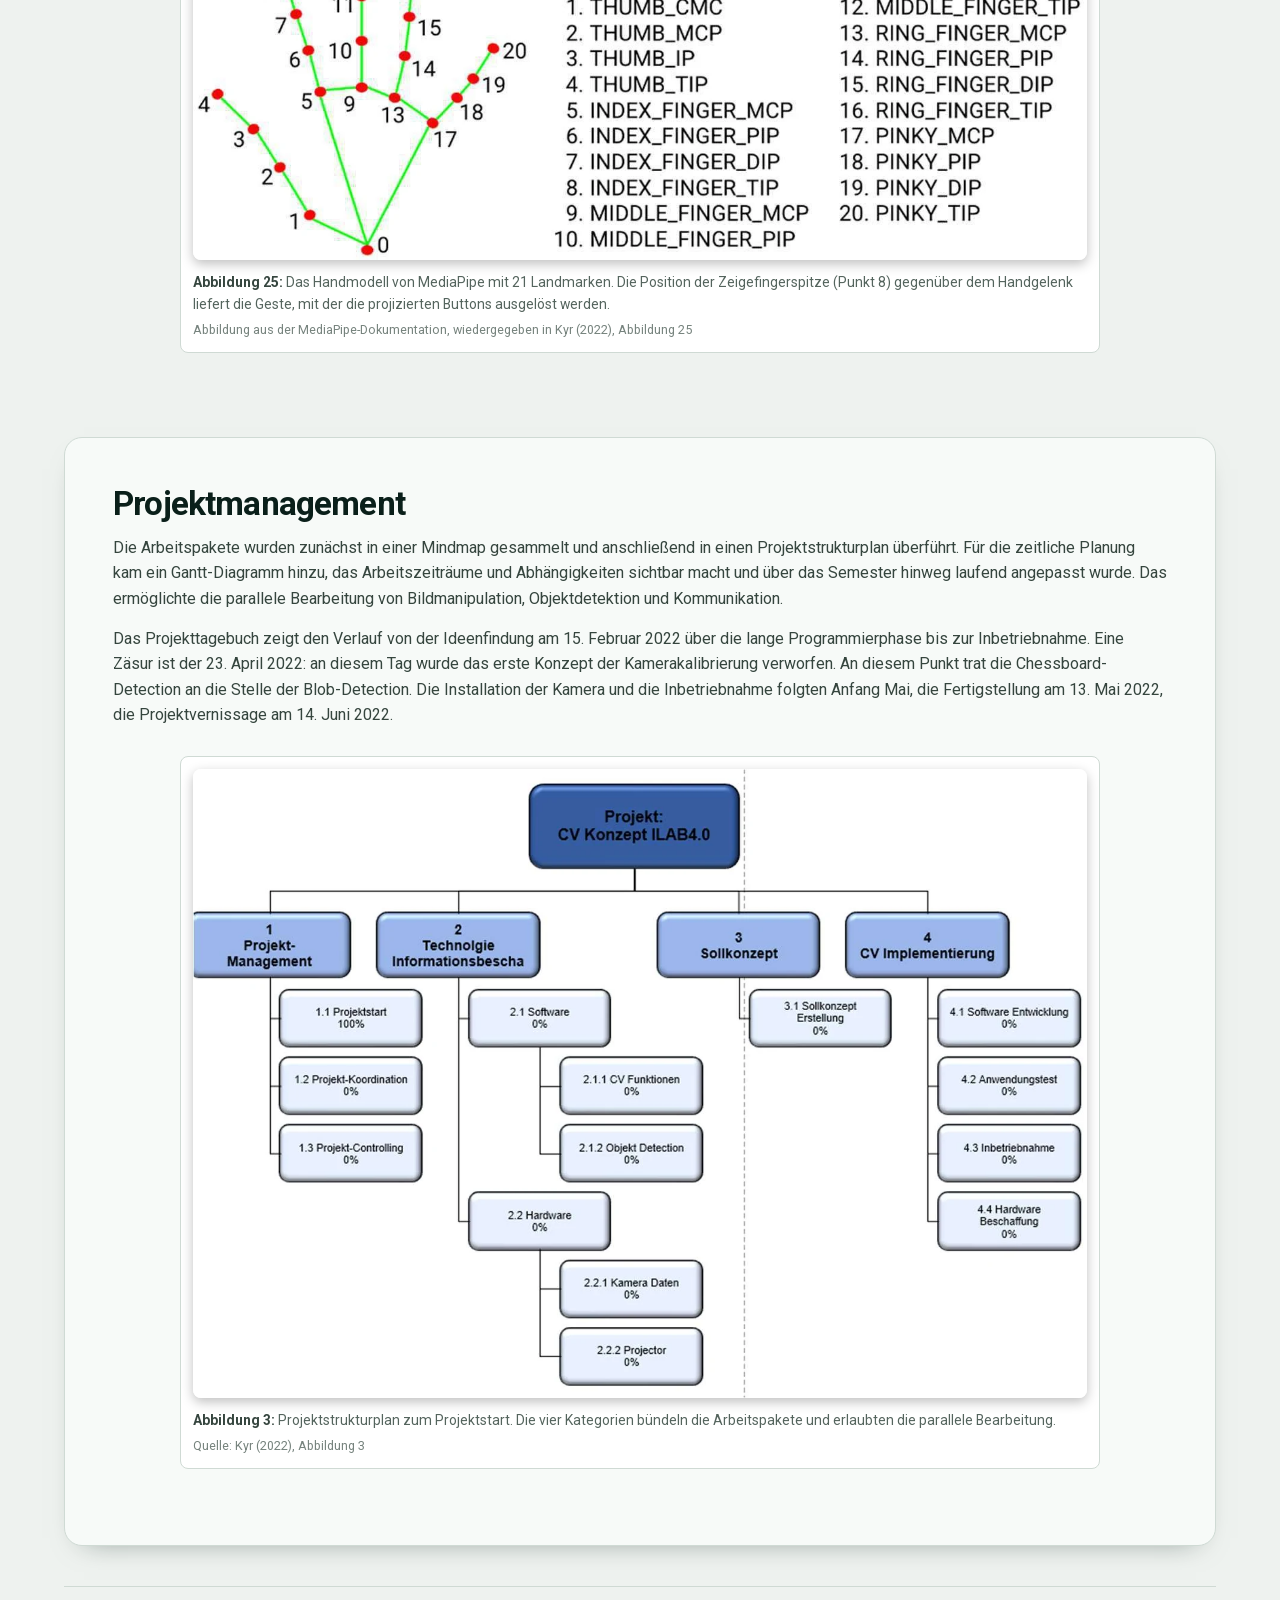
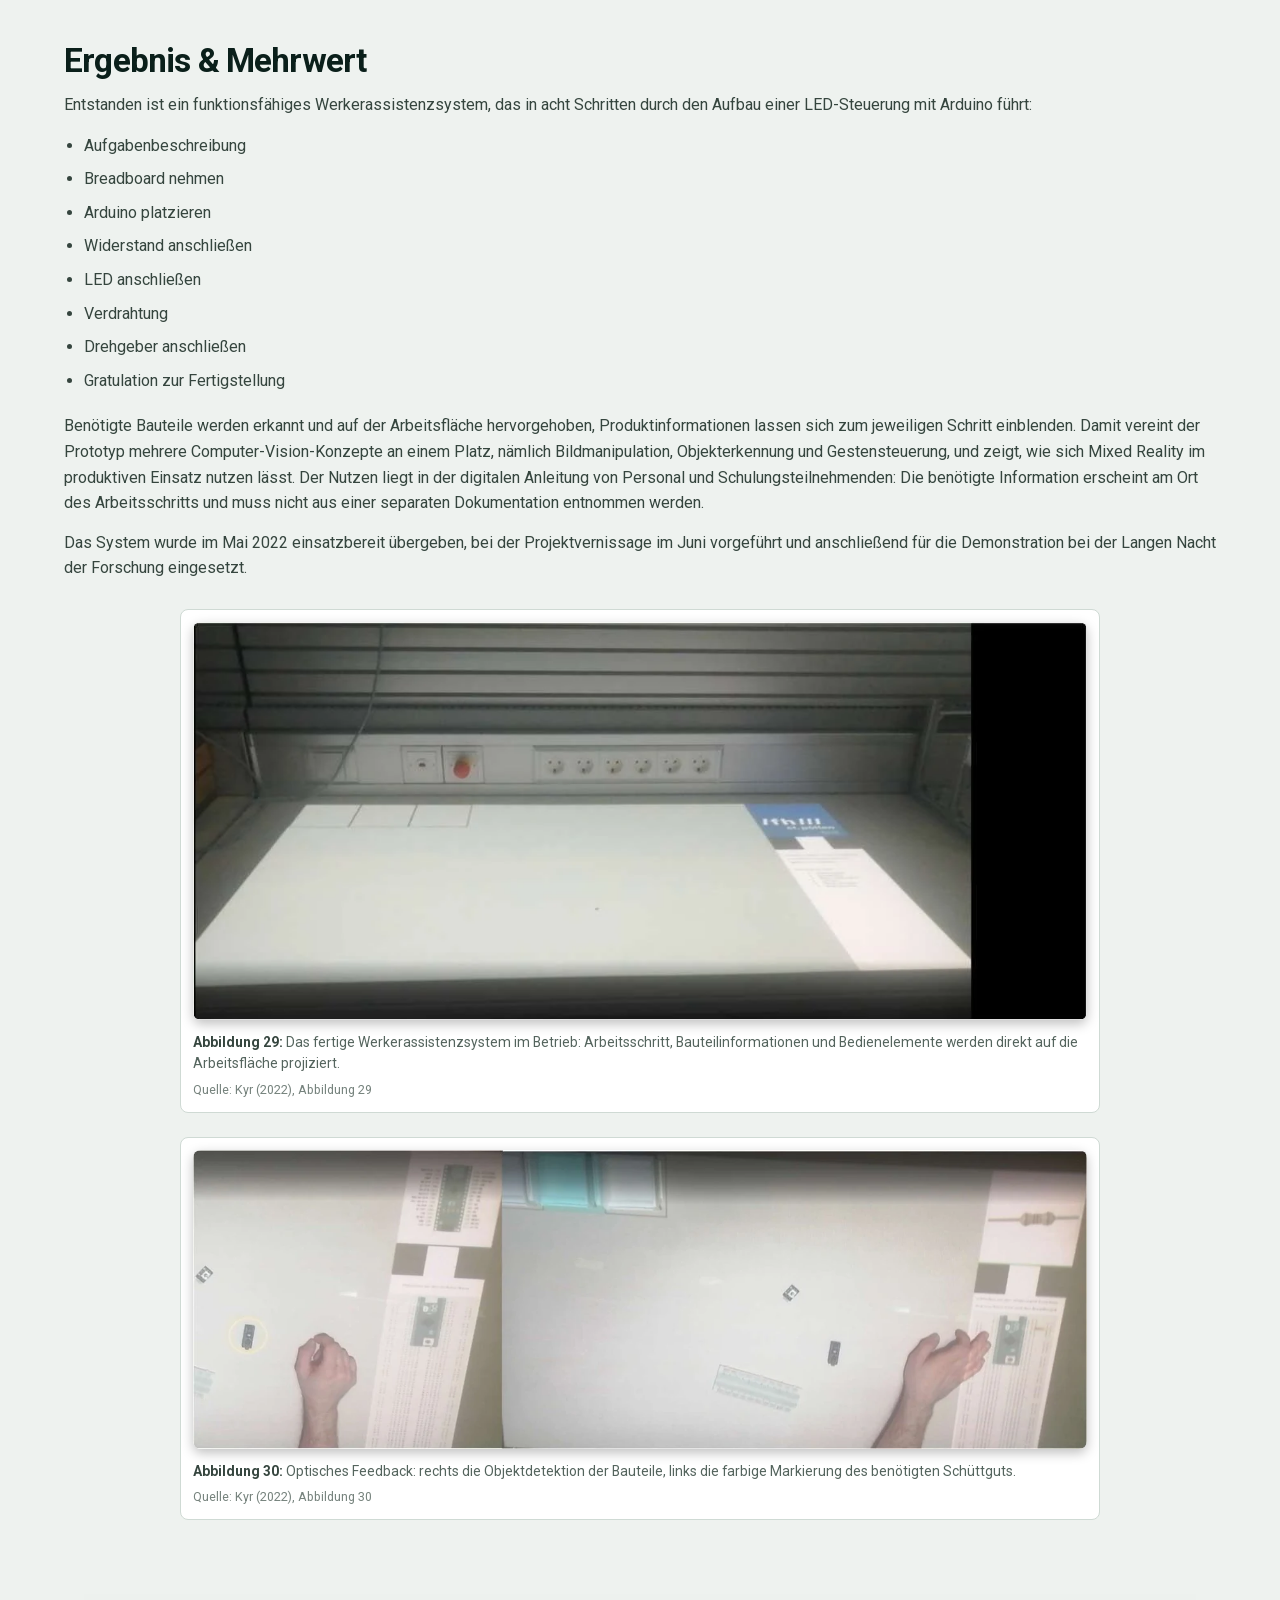
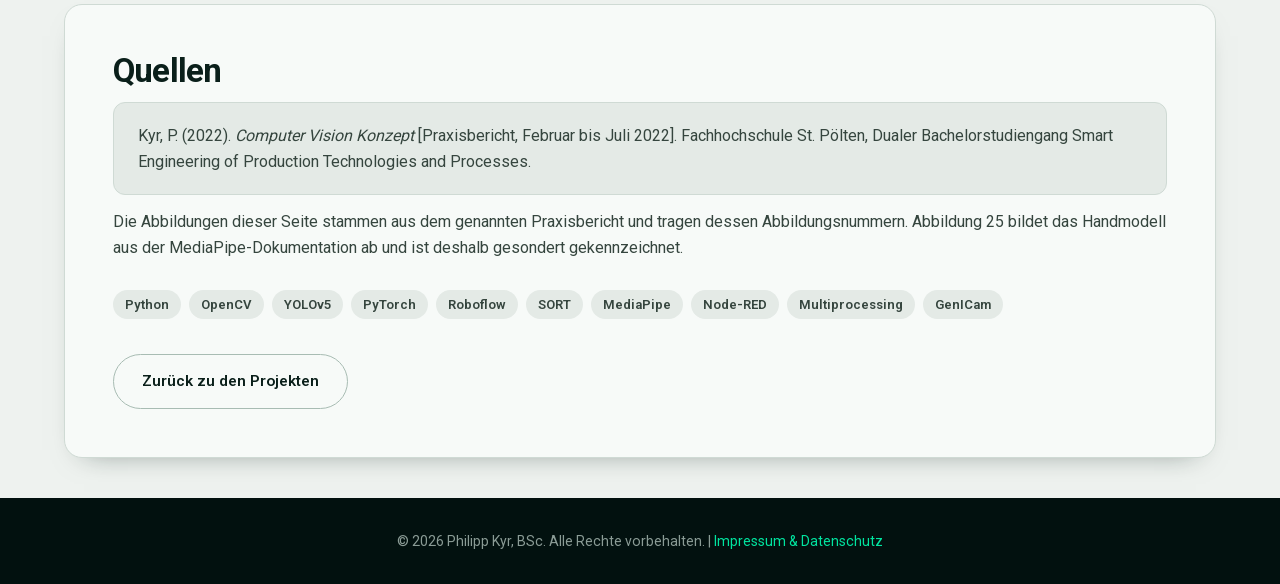
<file: projects/werkerassistenzsystem.html>
<!DOCTYPE html>
<html lang="de">
<head>
    <meta charset="UTF-8">
    <meta http-equiv="Content-Security-Policy" content="default-src 'self'; img-src 'self' data:; style-src 'self' 'unsafe-inline'; script-src 'self'; font-src 'self'; connect-src 'none'; object-src 'none'; base-uri 'none'; form-action 'none'">
    <meta name="referrer" content="strict-origin-when-cross-origin">
    <meta name="viewport" content="width=device-width, initial-scale=1.0">
    <title>Werkerassistenzsystem – Philipp Kyr, BSc</title>
    <link rel="stylesheet" href="../css/style.css">
    <link rel="icon" type="image/png" sizes="16x16" href="../img/favicon-16.png">
    <link rel="icon" type="image/png" sizes="32x32" href="../img/favicon-32.png">
    <link rel="icon" type="image/png" sizes="48x48" href="../img/favicon-48.png">
    <link rel="apple-touch-icon" href="../img/apple-touch-icon.png">
</head>
<body>
<header>
    <h1>Projektionsbasiertes Werkerassistenzsystem</h1>
    <p>Computer Vision Konzept für das Industrie 4.0 Lab der FH St. Pölten</p>
</header>

    <nav>
        <ul>
            <li><a href="../index.html">Portfolio</a></li>
            <li><a href="../projects.html">Projekte</a></li>
            <li><a href="#herausforderung">Herausforderung</a></li>
            <li><a href="#loesungsansatz">Lösungsansatz</a></li>
            <li><a href="#hardware">Hardware</a></li>
            <li><a href="#kalibrierung">Kalibrierung</a></li>
            <li><a href="#objekterkennung">Objekterkennung</a></li>
            <li><a href="#steuerung">Steuerung</a></li>
            <li><a href="#projektmanagement">Projektmanagement</a></li>
            <li><a href="#ergebnis">Ergebnis</a></li>
            <li><a href="#quellen">Quellen</a></li>
        </ul>
    </nav>

<main class="container">
    <div class="project-meta">
        <span><strong>Zeitraum:</strong> Februar – Juli 2022 (SS22)</span>
        <span><strong>Rahmen:</strong> Duales Praxisprojekt, 4. Semester, BSc Smart Engineering</span>
        <span><strong>Rolle:</strong> Projektleitung &amp; Umsetzung</span>
    </div>

    <section id="herausforderung" class="project-section">
        <h2>Herausforderung &amp; Problemstellung</h2>
        <p>Im Industrie 4.0 Lab sollten die Möglichkeiten von Computer Vision möglichst anschaulich
            demonstriert werden. Die Idee: ein Assistenzsystem, das eine Person durch eine
            Baugruppenmontage begleitet. Eine Kamera analysiert den Arbeitsplatz, ein Projektor blendet
            Arbeitsschritte, Bauteilinformationen und farbige Markierungen direkt auf der Arbeitsfläche ein.</p>
        <p>Das Feedback sollte drei Dinge zeigen: den aktuellen Arbeitsschritt, das dafür verwendete
            Bauteil und eine optische Markierung der im Schritt benötigten Materialien. Für die Kontrolle
            von außen war ein Dashboard vorgesehen, über das sich der Montageablauf auch fernsteuern lässt.</p>
        <p>Der ursprüngliche Vorschlag sah <strong>zwei Arbeitsbereiche</strong> vor, um das Computer-Vision-Konzept
            und den im Labor vorhandenen Roboter zu einer gemeinsamen Montagelinie zu verbinden. Die Anbindung
            des Dobot-Roboters wurde im Projektverlauf verworfen: die Entwicklung des
            Kamera-Projektor-Kalibrierungsmoduls dauerte deutlich länger als geplant, und die daraus
            entstandene Verzögerung ließ den zweiten Arbeitsbereich nicht mehr zu.</p>
    </section>

    <section id="loesungsansatz" class="project-section">
        <h2>Lösungsansatz</h2>
        <p>Aufgebaut wurde ein Montagebereich, in dem ein Projektor die Arbeitsfläche bespielt und eine
            Kamera denselben Bereich auswertet. Die benötigten Bauteile werden per Objektdetektion
            klassifiziert, farblich markiert und indexiert. Eine Gestensteuerung erlaubt die Bedienung
            direkt am Arbeitsplatz, ohne Tastatur oder Maus; ein Node-RED-Dienst öffnet denselben Ablauf
            für die Steuerung von außen und gibt den aktuellen Montagestatus aus.</p>

        <div class="image-gallery">
            <figure class="figure-wide">
                <a href="../img/werkerassistenz/programmablauf.jpg" target="_blank" rel="noopener" title="Abbildung in Originalgröße öffnen"><img src="../img/werkerassistenz/programmablauf.webp" alt="Abbildung 28: Programmablauf des Systems" width="1400" height="1084" loading="lazy" decoding="async"></a>
                <figcaption><strong>Abbildung 28:</strong> Programmablauf des Systems von der Kalibrierung über Bildaufnahme und Objekterkennung bis zur Projektion auf die Arbeitsfläche.</figcaption>
                <span class="fig-source">Quelle: Kyr (2022), Abbildung 28</span>
            </figure>
        </div>
    </section>

    <section id="hardware" class="project-section">
        <h2>Hardware &amp; Auslegung</h2>
        <p>Ausgangspunkt der Beschaffung war die Frage, welche Kamera den
            Arbeitsplatz vollständig erfasst. Dazu wurde der Laborarbeitsplatz vermessen und die
            erforderliche Brennweite über den Zusammenhang
            zwischen maximaler Objektgröße <em>G</em>, Bildsensorgröße <em>B</em>, Objektabstand <em>g</em>
            und Brennweite <em>f</em> bestimmt:</p>
        <p class="formel"><em>G</em> = <em>B</em> · (<em>g</em> / <em>f</em> − 1)</p>
        <ul class="list">
            <li><strong>Brennweitenbereich:</strong> 5 – 50 mm</li>
            <li><strong>Sensorgröße:</strong> 1/2,5″, also rund 5,7 mm</li>
            <li><strong>Montageabstand:</strong> 1000 mm über der Arbeitsfläche</li>
            <li><strong>Ergebnis:</strong> eine maximal erfassbare Objektgröße von rund <strong>1134 mm</strong>, genug, um die
                gesamte Arbeitsfläche abzudecken</li>
        </ul>
        <p>Für die Beschaffung wurden sechs Hersteller angefragt: Basler, Baumer, Sick, Cognex, Keyence und
            Balluff. Baumer und Basler erwiesen sich als am interessantesten, weil sie fertige Bibliotheken
            mitbringen, die sich direkt einbinden lassen (neoAPI beziehungsweise pylon). Grundsätzlich kommt
            jede Kamera in Frage, die den <strong>GenICam</strong>-Standard unterstützt und sich über die Harvesters-API ansprechen lässt,
            vorausgesetzt, der Hersteller gibt die nötigen Konfigurationsdateien frei. Als Projektor diente der am Laborplatz vorhandene Optoma ML750ST mit
            einer Auflösung von 1280 × 800 Pixeln.</p>

        <div class="image-gallery">
            <figure>
                <a href="../img/werkerassistenz/laborarbeitsplatz.jpg" target="_blank" rel="noopener" title="Abbildung in Originalgröße öffnen"><img src="../img/werkerassistenz/laborarbeitsplatz.webp" alt="Abbildung 4: Laborarbeitsplatz im Industrie 4.0 Lab" width="929" height="658" loading="lazy" decoding="async"></a>
                <figcaption><strong>Abbildung 4:</strong> Der vermessene Laborarbeitsplatz im Industrie 4.0 Lab. Kamera und Projektor sind über der Arbeitsfläche montiert und bilden den gemeinsamen Arbeitsbereich ab.</figcaption>
                <span class="fig-source">Quelle: Kyr (2022), Abbildung 4</span>
            </figure>
        </div>
    </section>

    <section id="kalibrierung" class="project-section">
        <h2>Kamera-Projektor-Kalibrierung</h2>
        <p>Die größte Herausforderung war, Kamera und Projektor exakt aufeinander abzustimmen. Ein erster
            Ansatz über farbige Markierungen (Blob-Detection) wurde verworfen: er hängt zu stark von
            Helligkeit, Lichtfarbe und Kamerawinkel ab und erlaubt weder eine genaue Positionsbestimmung
            noch eine Fehlerkorrektur.</p>
        <p>Für den zweiten Anlauf wurden zuerst die Anforderungen festgeschrieben, die eine tragfähige
            Positionsbestimmung erfüllen muss:</p>
        <ul class="list">
            <li>unabhängig von der Beleuchtungsstärke</li>
            <li>unabhängig von der Lichtfarbe</li>
            <li>automatische Fehlerkorrektur des Arbeitsbereiches</li>
            <li>Fehlerkorrektur der Pixelpositionierung</li>
            <li>Verringerung des Verzerrungseffekts der Kamera</li>
        </ul>
        <p>Die Lösung war eine eigene Chessboard-Detection. Die Kameraverzerrung wird über die in OpenCV
            enthaltenen Funktionen zur Schachbretterkennung und Entzerrung herausgerechnet.
            Damit das automatisch abläuft, erzeugt eine eigene Funktion ein Schachbrett und lässt es über den Ausgabebildschirm rotieren;
            die dabei aufgenommenen Bilder liefern die Daten für die Entzerrung.
            Ergänzend entstand eine Funktion für transparente
            Einblendungen, die Muster über den Bildschirm legt, ohne den Hintergrund zu verdecken.</p>
        <p>Das Schachbrett bleibt auch für die Arbeitsbereichserfassung im Einsatz, weil es gegen wechselnde
            Lichtverhältnisse robust ist und viele Messpunkte gleichzeitig liefert:</p>
        <p class="formel">Messpunkte = (Felder horizontal − 1) · (Felder vertikal − 1)</p>
        <p>Wie groß die Felder sein sollen, berechnet ein eigener Algorithmus aus Auflösung sowie minimaler
            und maximaler Feldgröße. Bei 1920 × 1080 Pixeln, abzüglich eines Pixelrahmens
            zur besseren Bereichserkennung also 1910 × 1070, sucht er zunächst den kleinsten Gesamtpixelfehler. Weil eine
            gleichmäßige Verteilung der Messpunkte ebenso wichtig ist, wird zusätzlich die Fehlerdifferenz
            zwischen horizontalen und vertikalen Feldern minimiert; im gezeigten Lauf fällt sie auf null.</p>
        <p>Das so erzeugte Schachbrett wird projiziert, von der Kamera wieder aufgenommen und für die
            Perspektiven-Transformation ausgewertet. Die Eckpunkte werden dabei nicht direkt gemessen,
            sondern aus den verfügbaren Messpunkten interpoliert,
            was eine deutlich genauere Abschätzung ergibt. Über einen Binärbildabgleich wird schließlich die verbleibende Pixelverschiebung
            ermittelt und in X- und Y-Richtung automatisch korrigiert.</p>

        <div class="image-gallery">
            <figure>
                <a href="../img/werkerassistenz/schachbrett-projektion.jpg" target="_blank" rel="noopener" title="Abbildung in Originalgröße öffnen"><img src="../img/werkerassistenz/schachbrett-projektion.webp" alt="Abbildung 12: Erzeugtes Schachbrettmuster auf dem Ausgabebildschirm" width="675" height="385" loading="lazy" decoding="async"></a>
                <figcaption><strong>Abbildung 12:</strong> Das erzeugte Schachbrett wird angezeigt und rotiert. Aus den Aufnahmen dieser Rotation berechnet sich die Entzerrung der Kamera.</figcaption>
                <span class="fig-source">Quelle: Kyr (2022), Abbildung 12</span>
            </figure>
            <figure>
                <a href="../img/werkerassistenz/schachbrett-arbeitsflaeche.jpg" target="_blank" rel="noopener" title="Abbildung in Originalgröße öffnen"><img src="../img/werkerassistenz/schachbrett-arbeitsflaeche.webp" alt="Abbildung 16: Projiziertes Schachbrett auf der Arbeitsfläche" width="904" height="679" loading="lazy" decoding="async"></a>
                <figcaption><strong>Abbildung 16:</strong> Das regenerierte Schachbrett auf der Projektionsfläche. Je kleiner die Felder, desto dichter liegen die Messpunkte der Kalibrierung.</figcaption>
                <span class="fig-source">Quelle: Kyr (2022), Abbildung 16</span>
            </figure>
            <figure>
                <a href="../img/werkerassistenz/perspektiven-transformation.jpg" target="_blank" rel="noopener" title="Abbildung in Originalgröße öffnen"><img src="../img/werkerassistenz/perspektiven-transformation.webp" alt="Abbildung 17: Perspektiven-Transformation, verzerrte Aufnahme links, entzerrtes Ergebnis rechts" width="450" height="226" loading="lazy" decoding="async"></a>
                <figcaption><strong>Abbildung 17:</strong> Perspektiven-Transformation: Aus den interpolierten Eckpunkten der schräg aufgenommenen Fläche (links) entsteht die entzerrte Draufsicht (rechts), auf die sich die Projektion bezieht.</figcaption>
                <span class="fig-source">Quelle: Kyr (2022), Abbildung 17</span>
            </figure>
        </div>
    </section>

    <section id="objekterkennung" class="project-section">
        <h2>Objekterkennung mit YOLOv5</h2>
        <p>Für die Erkennung der Bauteile fiel die Wahl auf YOLOv5, wegen der einfachen Handhabung, der
            Detektionsgenauigkeit und vor allem wegen der Geschwindigkeit, die für ein reaktionsfreudiges
            Assistenzsystem nötig ist. Das Datenset umfasst fünf Klassen: <strong>Arduino</strong>,
            <strong>Bluetooth-Modul</strong>, <strong>Breadboard</strong>, <strong>ESP</strong> und
            <strong>Drehgeber</strong>.</p>
        <p>Als Grundlage dienten rund 100 im Labor aufgenommene Bilder, die
            in Roboflow manuell annotiert wurden. Auf Basis dieses ersten Modells übernahm ein eigens
            entwickeltes Skript die weitere Annotation vollständig. Dadurch
            ließ sich die Zahl der Aufnahmen drastisch steigern, und über
            Bildmanipulation in Roboflow wurde das Datenset noch einmal verdreifacht.</p>
        <p>Beim Training steigt die mittlere Durchschnittsgenauigkeit (mAP) auffallend schnell an. Das kann
            auf ein noch zu kleines Datenset hindeuten. Auch die geringe Metrikabweichung zwischen Trainings-
            und Validierungsset ist ein Hinweis, denn sie kann auf Overfitting hindeuten. In der Versuchsumgebung
            reichte die erzielte Genauigkeit für den Prototyp aus; für einen produktiven Einsatz wäre ein
            größeres und vielfältigeres Datenset der nächste Schritt.</p>
        <p>Zur Stabilisierung der erkannten Positionen übernimmt der Tracking-Algorithmus <strong>SORT</strong>
            die Objektnachverfolgung. Ergänzt wurde er um eine eigene Glättung, die das „Zittern“ der
            Rückgabeposition unterdrückt, das aus den Ungenauigkeiten der Detektion entsteht.</p>

        <div class="image-gallery">
            <figure class="figure-wide">
                <a href="../img/werkerassistenz/roboflow-annotation.jpg" target="_blank" rel="noopener" title="Abbildung in Originalgröße öffnen"><img src="../img/werkerassistenz/roboflow-annotation.webp" alt="Abbildung 20: Annotation der Bauteile in Roboflow" width="1245" height="530" loading="lazy" decoding="async"></a>
                <figcaption><strong>Abbildung 20:</strong> Annotation der Bauteile in Roboflow. Rund 100 Aufnahmen wurden von Hand beschriftet, bevor ein eigenes Skript die weitere Annotation übernahm.</figcaption>
                <span class="fig-source">Quelle: Kyr (2022), Abbildung 20</span>
            </figure>
            <figure class="figure-wide">
                <a href="../img/werkerassistenz/datenset.jpg" target="_blank" rel="noopener" title="Abbildung in Originalgröße öffnen"><img src="../img/werkerassistenz/datenset.webp" alt="Abbildung 21: Anzahl der aufgenommenen Objekte je Klasse" width="735" height="769" loading="lazy" decoding="async"></a>
                <figcaption><strong>Abbildung 21:</strong> Anzahl der aufgenommenen Objekte je Bauteilklasse im fertigen Datenset.</figcaption>
                <span class="fig-source">Quelle: Kyr (2022), Abbildung 21</span>
            </figure>
            <figure class="figure-wide">
                <a href="../img/werkerassistenz/yolov5-training.jpg" target="_blank" rel="noopener" title="Abbildung in Originalgröße öffnen"><img src="../img/werkerassistenz/yolov5-training.webp" alt="Abbildung 22: Trainingsverlauf des YOLOv5-Modells" width="1245" height="796" loading="lazy" decoding="async"></a>
                <figcaption><strong>Abbildung 22:</strong> Trainingsverlauf des YOLOv5-Modells. Der rasche Anstieg der mittleren Durchschnittsgenauigkeit (mAP) und die geringe Abweichung zwischen Trainings- und Validierungsset sind Hinweise auf die begrenzte Größe des Datensets.</figcaption>
                <span class="fig-source">Quelle: Kyr (2022), Abbildung 22</span>
            </figure>
        </div>
    </section>

    <section id="steuerung" class="project-section">
        <h2>Gestensteuerung, Node-RED &amp; Softwarearchitektur</h2>
        <p>Die Bedienung erfolgt unmittelbar am Arbeitsplatz. Über die
            Bibliothek MediaPipe wird die Hand erfasst; deren Handmodell liefert 21 Landmarken, aus denen sich die Fingerposition ableiten
            lässt. In den Arbeitsbereich projizierte virtuelle Buttons werden mit dem Zeigefinger ausgelöst
            und schalten jeweils einen Arbeitsschritt weiter.</p>
        <p>Parallel dazu läuft ein Node-RED-Dienst, den das Python-Programm selbst startet. Er gibt den
            aktuellen Montagestatus aus und erlaubt die Steuerung der Arbeitsschritte von außen. Die
            Kommunikation läuft über UDP, der Informationsaustausch im JSON-Format.</p>
        <p>Als Programmiersprache wurde Python gewählt, weil es alle benötigten Bibliotheken unterstützt,
            von OpenCV über YOLOv5 und MediaPipe bis PyTorch, und schnelles Prototyping erlaubt. Damit die Oberfläche
            trotz der Rechenlast reaktionsfreudig bleibt, nutzt die Anwendung die Mehrkernarchitektur
            moderner Prozessoren: <strong>vier Prozesse</strong> laufen auf eigenen physischen CPU-Kernen, nämlich
            Bildverarbeitung, Kommunikation, Gestensteuerung und Objekterkennung, und tauschen ihre Daten
            über Pipes aus.</p>

        <div class="image-gallery">
            <figure class="figure-wide">
                <a href="../img/werkerassistenz/gestensteuerung.jpg" target="_blank" rel="noopener" title="Abbildung in Originalgröße öffnen"><img src="../img/werkerassistenz/gestensteuerung.webp" alt="Abbildung 25: Handmodell von MediaPipe mit 21 nummerierten Landmarken" width="1317" height="460" loading="lazy" decoding="async"></a>
                <figcaption><strong>Abbildung 25:</strong> Das Handmodell von MediaPipe mit 21 Landmarken. Die Position der Zeigefingerspitze (Punkt 8) gegenüber dem Handgelenk liefert die Geste, mit der die projizierten Buttons ausgelöst werden.</figcaption>
                <span class="fig-source">Abbildung aus der MediaPipe-Dokumentation, wiedergegeben in Kyr (2022), Abbildung 25</span>
            </figure>
        </div>
    </section>

    <section id="projektmanagement" class="project-section">
        <h2>Projektmanagement</h2>
        <p>Die Arbeitspakete wurden zunächst in einer Mindmap gesammelt und anschließend in einen
            Projektstrukturplan überführt. Für die zeitliche Planung kam ein Gantt-Diagramm hinzu, das
            Arbeitszeiträume und Abhängigkeiten sichtbar macht und über das Semester hinweg laufend
            angepasst wurde. Das ermöglichte die parallele Bearbeitung von Bildmanipulation,
            Objektdetektion und Kommunikation.</p>
        <p>Das Projekttagebuch zeigt den Verlauf von der Ideenfindung am 15. Februar 2022 über die lange
            Programmierphase bis zur Inbetriebnahme. Eine Zäsur ist der 23. April 2022: an diesem Tag wurde
            das erste Konzept der Kamerakalibrierung verworfen. An diesem Punkt trat die Chessboard-Detection
            an die Stelle der Blob-Detection. Die Installation der Kamera und die Inbetriebnahme folgten
            Anfang Mai, die Fertigstellung am 13. Mai 2022, die Projektvernissage am 14. Juni 2022.</p>

        <div class="image-gallery">
            <figure class="figure-wide">
                <a href="../img/werkerassistenz/projektstrukturplan.jpg" target="_blank" rel="noopener" title="Abbildung in Originalgröße öffnen"><img src="../img/werkerassistenz/projektstrukturplan.webp" alt="Abbildung 3: Projektstrukturplan zum Projektstart" width="1494" height="1051" loading="lazy" decoding="async"></a>
                <figcaption><strong>Abbildung 3:</strong> Projektstrukturplan zum Projektstart. Die vier Kategorien bündeln die Arbeitspakete und erlaubten die parallele Bearbeitung.</figcaption>
                <span class="fig-source">Quelle: Kyr (2022), Abbildung 3</span>
            </figure>
        </div>
    </section>

    <section id="ergebnis" class="project-section">
        <h2>Ergebnis &amp; Mehrwert</h2>
        <p>Entstanden ist ein funktionsfähiges Werkerassistenzsystem, das in acht Schritten durch den Aufbau
            einer LED-Steuerung mit Arduino führt:</p>
        <ul class="list">
            <li>Aufgabenbeschreibung</li>
            <li>Breadboard nehmen</li>
            <li>Arduino platzieren</li>
            <li>Widerstand anschließen</li>
            <li>LED anschließen</li>
            <li>Verdrahtung</li>
            <li>Drehgeber anschließen</li>
            <li>Gratulation zur Fertigstellung</li>
        </ul>
        <p>Benötigte Bauteile werden erkannt und auf der Arbeitsfläche hervorgehoben, Produktinformationen
            lassen sich zum jeweiligen Schritt einblenden. Damit vereint der Prototyp mehrere Computer-Vision-Konzepte an einem Platz,
            nämlich Bildmanipulation, Objekterkennung und Gestensteuerung, und zeigt, wie sich Mixed Reality im produktiven Einsatz nutzen lässt. Der Nutzen liegt in der digitalen Anleitung von Personal und
            Schulungsteilnehmenden: Die benötigte Information erscheint am Ort des Arbeitsschritts und muss
            nicht aus einer separaten Dokumentation entnommen werden.</p>
        <p>Das System wurde im Mai 2022 einsatzbereit übergeben, bei der Projektvernissage im Juni vorgeführt
            und anschließend für die Demonstration bei der Langen Nacht der Forschung eingesetzt.</p>

        <div class="image-gallery">
            <figure class="figure-wide">
                <a href="../img/werkerassistenz/werkerassistenzsystem.jpg" target="_blank" rel="noopener" title="Abbildung in Originalgröße öffnen"><img src="../img/werkerassistenz/werkerassistenzsystem.webp" alt="Abbildung 29: Werkerassistenzsystem auf der Projektionsfläche" width="1103" height="491" loading="lazy" decoding="async"></a>
                <figcaption><strong>Abbildung 29:</strong> Das fertige Werkerassistenzsystem im Betrieb: Arbeitsschritt, Bauteilinformationen und Bedienelemente werden direkt auf die Arbeitsfläche projiziert.</figcaption>
                <span class="fig-source">Quelle: Kyr (2022), Abbildung 29</span>
            </figure>
            <figure class="figure-wide">
                <a href="../img/werkerassistenz/optisches-feedback.jpg" target="_blank" rel="noopener" title="Abbildung in Originalgröße öffnen"><img src="../img/werkerassistenz/optisches-feedback.webp" alt="Abbildung 30: Optisches Feedback mit Objektdetektion und Schüttgutmarkierung" width="1400" height="468" loading="lazy" decoding="async"></a>
                <figcaption><strong>Abbildung 30:</strong> Optisches Feedback: rechts die Objektdetektion der Bauteile, links die farbige Markierung des benötigten Schüttguts.</figcaption>
                <span class="fig-source">Quelle: Kyr (2022), Abbildung 30</span>
            </figure>
        </div>
    </section>

    <section id="quellen" class="project-section">
        <h2>Quellen</h2>
        <p class="citation-box">Kyr, P. (2022). <em>Computer Vision Konzept</em> [Praxisbericht, Februar bis Juli 2022]. Fachhochschule St. Pölten, Dualer Bachelorstudiengang Smart Engineering of Production Technologies and Processes.</p>
        <p>Die Abbildungen dieser Seite stammen aus dem genannten Praxisbericht und tragen dessen
            Abbildungsnummern. Abbildung 25 bildet das Handmodell aus der MediaPipe-Dokumentation ab und ist
            deshalb gesondert gekennzeichnet.</p>

        <ul class="tags" style="margin-top: 30px;">
            <li>Python</li><li>OpenCV</li><li>YOLOv5</li><li>PyTorch</li><li>Roboflow</li><li>SORT</li>
            <li>MediaPipe</li><li>Node-RED</li><li>Multiprocessing</li><li>GenICam</li>
        </ul>
        <a class="btn" style="margin-top: 20px;" href="../projects.html">Zurück zu den Projekten</a>
    </section>
</main>

<footer>
    <p>&copy; <span id="jahr">2026</span> Philipp Kyr, BSc. Alle Rechte vorbehalten. | <a href="../impressum.html">Impressum &amp; Datenschutz</a></p>
</footer>
<script src="../js/seite.js" defer></script>
<script src="../js/kopfbiegung.js" defer></script>
</body>
</html>
</file>
<file: assets/index-C1Fc-CyH.css>
*,:before,:after{--tw-border-spacing-x: 0;--tw-border-spacing-y: 0;--tw-translate-x: 0;--tw-translate-y: 0;--tw-rotate: 0;--tw-skew-x: 0;--tw-skew-y: 0;--tw-scale-x: 1;--tw-scale-y: 1;--tw-pan-x: ;--tw-pan-y: ;--tw-pinch-zoom: ;--tw-scroll-snap-strictness: proximity;--tw-gradient-from-position: ;--tw-gradient-via-position: ;--tw-gradient-to-position: ;--tw-ordinal: ;--tw-slashed-zero: ;--tw-numeric-figure: ;--tw-numeric-spacing: ;--tw-numeric-fraction: ;--tw-ring-inset: ;--tw-ring-offset-width: 0px;--tw-ring-offset-color: #fff;--tw-ring-color: rgb(59 130 246 / .5);--tw-ring-offset-shadow: 0 0 #0000;--tw-ring-shadow: 0 0 #0000;--tw-shadow: 0 0 #0000;--tw-shadow-colored: 0 0 #0000;--tw-blur: ;--tw-brightness: ;--tw-contrast: ;--tw-grayscale: ;--tw-hue-rotate: ;--tw-invert: ;--tw-saturate: ;--tw-sepia: ;--tw-drop-shadow: ;--tw-backdrop-blur: ;--tw-backdrop-brightness: ;--tw-backdrop-contrast: ;--tw-backdrop-grayscale: ;--tw-backdrop-hue-rotate: ;--tw-backdrop-invert: ;--tw-backdrop-opacity: ;--tw-backdrop-saturate: ;--tw-backdrop-sepia: ;--tw-contain-size: ;--tw-contain-layout: ;--tw-contain-paint: ;--tw-contain-style: }::backdrop{--tw-border-spacing-x: 0;--tw-border-spacing-y: 0;--tw-translate-x: 0;--tw-translate-y: 0;--tw-rotate: 0;--tw-skew-x: 0;--tw-skew-y: 0;--tw-scale-x: 1;--tw-scale-y: 1;--tw-pan-x: ;--tw-pan-y: ;--tw-pinch-zoom: ;--tw-scroll-snap-strictness: proximity;--tw-gradient-from-position: ;--tw-gradient-via-position: ;--tw-gradient-to-position: ;--tw-ordinal: ;--tw-slashed-zero: ;--tw-numeric-figure: ;--tw-numeric-spacing: ;--tw-numeric-fraction: ;--tw-ring-inset: ;--tw-ring-offset-width: 0px;--tw-ring-offset-color: #fff;--tw-ring-color: rgb(59 130 246 / .5);--tw-ring-offset-shadow: 0 0 #0000;--tw-ring-shadow: 0 0 #0000;--tw-shadow: 0 0 #0000;--tw-shadow-colored: 0 0 #0000;--tw-blur: ;--tw-brightness: ;--tw-contrast: ;--tw-grayscale: ;--tw-hue-rotate: ;--tw-invert: ;--tw-saturate: ;--tw-sepia: ;--tw-drop-shadow: ;--tw-backdrop-blur: ;--tw-backdrop-brightness: ;--tw-backdrop-contrast: ;--tw-backdrop-grayscale: ;--tw-backdrop-hue-rotate: ;--tw-backdrop-invert: ;--tw-backdrop-opacity: ;--tw-backdrop-saturate: ;--tw-backdrop-sepia: ;--tw-contain-size: ;--tw-contain-layout: ;--tw-contain-paint: ;--tw-contain-style: }*,:before,:after{box-sizing:border-box;border-width:0;border-style:solid;border-color:#e5e7eb}:before,:after{--tw-content: ""}html,:host{line-height:1.5;-webkit-text-size-adjust:100%;-moz-tab-size:4;-o-tab-size:4;tab-size:4;font-family:Roboto,system-ui,-apple-system,sans-serif;font-feature-settings:normal;font-variation-settings:normal;-webkit-tap-highlight-color:transparent}body{margin:0;line-height:inherit}hr{height:0;color:inherit;border-top-width:1px}abbr:where([title]){-webkit-text-decoration:underline dotted;text-decoration:underline dotted}h1,h2,h3,h4,h5,h6{font-size:inherit;font-weight:inherit}a{color:inherit;text-decoration:inherit}b,strong{font-weight:bolder}code,kbd,samp,pre{font-family:ui-monospace,SFMono-Regular,Menlo,Monaco,Consolas,Liberation Mono,Courier New,monospace;font-feature-settings:normal;font-variation-settings:normal;font-size:1em}small{font-size:80%}sub,sup{font-size:75%;line-height:0;position:relative;vertical-align:baseline}sub{bottom:-.25em}sup{top:-.5em}table{text-indent:0;border-color:inherit;border-collapse:collapse}button,input,optgroup,select,textarea{font-family:inherit;font-feature-settings:inherit;font-variation-settings:inherit;font-size:100%;font-weight:inherit;line-height:inherit;letter-spacing:inherit;color:inherit;margin:0;padding:0}button,select{text-transform:none}button,input:where([type=button]),input:where([type=reset]),input:where([type=submit]){-webkit-appearance:button;background-color:transparent;background-image:none}:-moz-focusring{outline:auto}:-moz-ui-invalid{box-shadow:none}progress{vertical-align:baseline}::-webkit-inner-spin-button,::-webkit-outer-spin-button{height:auto}[type=search]{-webkit-appearance:textfield;outline-offset:-2px}::-webkit-search-decoration{-webkit-appearance:none}::-webkit-file-upload-button{-webkit-appearance:button;font:inherit}summary{display:list-item}blockquote,dl,dd,h1,h2,h3,h4,h5,h6,hr,figure,p,pre{margin:0}fieldset{margin:0;padding:0}legend{padding:0}ol,ul,menu{list-style:none;margin:0;padding:0}dialog{padding:0}textarea{resize:vertical}input::-moz-placeholder,textarea::-moz-placeholder{opacity:1;color:#9ca3af}input::placeholder,textarea::placeholder{opacity:1;color:#9ca3af}button,[role=button]{cursor:pointer}:disabled{cursor:default}img,svg,video,canvas,audio,iframe,embed,object{display:block;vertical-align:middle}img,video{max-width:100%;height:auto}[hidden]:where(:not([hidden=until-found])){display:none}.pointer-events-none{pointer-events:none}.fixed{position:fixed}.absolute{position:absolute}.relative{position:relative}.sticky{position:sticky}.inset-0{top:0;right:0;bottom:0;left:0}.inset-x-0{left:0;right:0}.-left-\[5px\]{left:-5px}.bottom-0{bottom:0}.left-0{left:0}.right-0{right:0}.right-5{right:1.25rem}.top-0{top:0}.top-5{top:1.25rem}.top-\[7px\]{top:7px}.z-10{z-index:10}.z-20{z-index:20}.z-50{z-index:50}.mx-auto{margin-left:auto;margin-right:auto}.-mt-6{margin-top:-1.5rem}.mb-16{margin-bottom:4rem}.mb-2{margin-bottom:.5rem}.mb-20{margin-bottom:5rem}.mb-3{margin-bottom:.75rem}.mb-5{margin-bottom:1.25rem}.mb-6{margin-bottom:1.5rem}.mb-8{margin-bottom:2rem}.mt-0\.5{margin-top:.125rem}.mt-1{margin-top:.25rem}.mt-10{margin-top:2.5rem}.mt-12{margin-top:3rem}.mt-14{margin-top:3.5rem}.mt-2{margin-top:.5rem}.mt-3{margin-top:.75rem}.mt-4{margin-top:1rem}.mt-5{margin-top:1.25rem}.mt-6{margin-top:1.5rem}.mt-7{margin-top:1.75rem}.mt-8{margin-top:2rem}.mt-9{margin-top:2.25rem}.block{display:block}.inline-block{display:inline-block}.flex{display:flex}.inline-flex{display:inline-flex}.grid{display:grid}.hidden{display:none}.aspect-\[16\/10\]{aspect-ratio:16/10}.h-10{height:2.5rem}.h-11{height:2.75rem}.h-12{height:3rem}.h-28{height:7rem}.h-3\.5{height:.875rem}.h-4{height:1rem}.h-5{height:1.25rem}.h-6{height:1.5rem}.h-80{height:20rem}.h-9{height:2.25rem}.h-\[18px\]{height:18px}.h-\[9px\]{height:9px}.h-auto{height:auto}.h-full{height:100%}.h-screen{height:100vh}.max-h-\[88vh\]{max-height:88vh}.max-h-\[92px\]{max-height:92px}.max-h-\[min\(72vh\,calc\(100vh-155px\)\)\]{max-height:min(72vh,calc(100vh - 155px))}.max-h-full{max-height:100%}.min-h-screen{min-height:100vh}.w-10{width:2.5rem}.w-11{width:2.75rem}.w-12{width:3rem}.w-3\.5{width:.875rem}.w-4{width:1rem}.w-5{width:1.25rem}.w-6{width:1.5rem}.w-9{width:2.25rem}.w-\[18px\]{width:18px}.w-\[9px\]{width:9px}.w-auto{width:auto}.w-full{width:100%}.max-w-2xl{max-width:42rem}.max-w-4xl{max-width:56rem}.max-w-5xl{max-width:64rem}.max-w-6xl{max-width:72rem}.max-w-7xl{max-width:80rem}.max-w-\[16ch\]{max-width:16ch}.max-w-\[18ch\]{max-width:18ch}.max-w-\[280px\]{max-width:280px}.max-w-\[320px\]{max-width:320px}.max-w-\[42ch\]{max-width:42ch}.max-w-\[46ch\]{max-width:46ch}.max-w-\[52ch\]{max-width:52ch}.max-w-\[54ch\]{max-width:54ch}.max-w-\[58ch\]{max-width:58ch}.max-w-\[62ch\]{max-width:62ch}.max-w-\[68ch\]{max-width:68ch}.max-w-full{max-width:100%}.flex-1{flex:1 1 0%}.flex-shrink-0{flex-shrink:0}.transform{transform:translate(var(--tw-translate-x),var(--tw-translate-y)) rotate(var(--tw-rotate)) skew(var(--tw-skew-x)) skewY(var(--tw-skew-y)) scaleX(var(--tw-scale-x)) scaleY(var(--tw-scale-y))}.cursor-pointer{cursor:pointer}.select-none{-webkit-user-select:none;-moz-user-select:none;user-select:none}.list-disc{list-style-type:disc}.list-none{list-style-type:none}.grid-cols-1{grid-template-columns:repeat(1,minmax(0,1fr))}.flex-col{flex-direction:column}.flex-wrap{flex-wrap:wrap}.items-start{align-items:flex-start}.items-end{align-items:flex-end}.items-center{align-items:center}.justify-end{justify-content:flex-end}.justify-center{justify-content:center}.justify-between{justify-content:space-between}.gap-1{gap:.25rem}.gap-1\.5{gap:.375rem}.gap-12{gap:3rem}.gap-2{gap:.5rem}.gap-2\.5{gap:.625rem}.gap-3{gap:.75rem}.gap-4{gap:1rem}.gap-6{gap:1.5rem}.gap-7{gap:1.75rem}.gap-8{gap:2rem}.gap-x-10{-moz-column-gap:2.5rem;column-gap:2.5rem}.gap-x-3{-moz-column-gap:.75rem;column-gap:.75rem}.gap-x-5{-moz-column-gap:1.25rem;column-gap:1.25rem}.gap-x-8{-moz-column-gap:2rem;column-gap:2rem}.gap-y-1{row-gap:.25rem}.gap-y-1\.5{row-gap:.375rem}.gap-y-2{row-gap:.5rem}.gap-y-4{row-gap:1rem}.space-y-5>:not([hidden])~:not([hidden]){--tw-space-y-reverse: 0;margin-top:calc(1.25rem * calc(1 - var(--tw-space-y-reverse)));margin-bottom:calc(1.25rem * var(--tw-space-y-reverse))}.divide-y>:not([hidden])~:not([hidden]){--tw-divide-y-reverse: 0;border-top-width:calc(1px * calc(1 - var(--tw-divide-y-reverse)));border-bottom-width:calc(1px * var(--tw-divide-y-reverse))}.divide-\[var\(--l-line\)\]>:not([hidden])~:not([hidden]){border-color:var(--l-line)}.overflow-hidden{overflow:hidden}.overflow-y-auto{overflow-y:auto}.whitespace-nowrap{white-space:nowrap}.rounded-\[10px\]{border-radius:10px}.rounded-\[12px\]{border-radius:12px}.rounded-\[18px\]{border-radius:18px}.rounded-\[2px\]{border-radius:2px}.rounded-full{border-radius:9999px}.border{border-width:1px}.border-0{border-width:0px}.border-y{border-top-width:1px;border-bottom-width:1px}.border-b{border-bottom-width:1px}.border-t{border-top-width:1px}.border-\[\#00e5b0\]\/40{border-color:#00e5b066}.border-\[\#cfdad4\]{--tw-border-opacity: 1;border-color:rgb(207 218 212 / var(--tw-border-opacity, 1))}.border-\[var\(--d-line\)\]{border-color:var(--d-line)}.border-\[var\(--l-accent\)\]{border-color:var(--l-accent)}.border-\[var\(--l-line\)\]{border-color:var(--l-line)}.border-\[var\(--l-line-strong\)\]{border-color:var(--l-line-strong)}.border-white\/10{border-color:#ffffff1a}.border-white\/5{border-color:#ffffff0d}.bg-\[\#00664f\]{--tw-bg-opacity: 1;background-color:rgb(0 102 79 / var(--tw-bg-opacity, 1))}.bg-\[\#00e5b0\]{--tw-bg-opacity: 1;background-color:rgb(0 229 176 / var(--tw-bg-opacity, 1))}.bg-\[\#02110f\]{--tw-bg-opacity: 1;background-color:rgb(2 17 15 / var(--tw-bg-opacity, 1))}.bg-\[\#02110f\]\/80{background-color:#02110fcc}.bg-\[\#051a17\]{--tw-bg-opacity: 1;background-color:rgb(5 26 23 / var(--tw-bg-opacity, 1))}.bg-\[\#0a1f1a\]\/70{background-color:#0a1f1ab3}.bg-\[\#dfeae5\]{--tw-bg-opacity: 1;background-color:rgb(223 234 229 / var(--tw-bg-opacity, 1))}.bg-\[\#f7faf8\]\/95{background-color:#f7faf8f2}.bg-\[var\(--d-accent\)\]{background-color:var(--d-accent)}.bg-\[var\(--d-accent-wash\)\]{background-color:var(--d-accent-wash)}.bg-\[var\(--d-surface\)\]{background-color:var(--d-surface)}.bg-\[var\(--l-accent\)\]{background-color:var(--l-accent)}.bg-\[var\(--l-accent-wash\)\]{background-color:var(--l-accent-wash)}.bg-\[var\(--l-ground\)\]{background-color:var(--l-ground)}.bg-\[var\(--l-inset\)\]{background-color:var(--l-inset)}.bg-\[var\(--l-plate\)\]{background-color:var(--l-plate)}.bg-\[var\(--l-surface\)\]{background-color:var(--l-surface)}.bg-transparent{background-color:transparent}.bg-\[radial-gradient\(\#00e5b012_1px\,transparent_1px\)\]{background-image:radial-gradient(#00e5b012 1px,transparent 1px)}.bg-gradient-to-t{background-image:linear-gradient(to top,var(--tw-gradient-stops))}.from-\[\#051f19\]{--tw-gradient-from: #051f19 var(--tw-gradient-from-position);--tw-gradient-to: rgb(5 31 25 / 0) var(--tw-gradient-to-position);--tw-gradient-stops: var(--tw-gradient-from), var(--tw-gradient-to)}.via-\[\#051f19\]\/50{--tw-gradient-to: rgb(5 31 25 / 0) var(--tw-gradient-to-position);--tw-gradient-stops: var(--tw-gradient-from), rgb(5 31 25 / .5) var(--tw-gradient-via-position), var(--tw-gradient-to)}.to-transparent{--tw-gradient-to: transparent var(--tw-gradient-to-position)}.object-contain{-o-object-fit:contain;object-fit:contain}.object-cover{-o-object-fit:cover;object-fit:cover}.object-\[50\%_35\%\]{-o-object-position:50% 35%;object-position:50% 35%}.object-bottom{-o-object-position:bottom;object-position:bottom}.p-1{padding:.25rem}.p-4{padding:1rem}.p-5{padding:1.25rem}.p-6{padding:1.5rem}.p-8{padding:2rem}.px-2{padding-left:.5rem;padding-right:.5rem}.px-2\.5{padding-left:.625rem;padding-right:.625rem}.px-3{padding-left:.75rem;padding-right:.75rem}.px-4{padding-left:1rem;padding-right:1rem}.px-5{padding-left:1.25rem;padding-right:1.25rem}.px-6{padding-left:1.5rem;padding-right:1.5rem}.px-7{padding-left:1.75rem;padding-right:1.75rem}.px-8{padding-left:2rem;padding-right:2rem}.py-0\.5{padding-top:.125rem;padding-bottom:.125rem}.py-1{padding-top:.25rem;padding-bottom:.25rem}.py-10{padding-top:2.5rem;padding-bottom:2.5rem}.py-12{padding-top:3rem;padding-bottom:3rem}.py-2{padding-top:.5rem;padding-bottom:.5rem}.py-2\.5{padding-top:.625rem;padding-bottom:.625rem}.py-3{padding-top:.75rem;padding-bottom:.75rem}.py-3\.5{padding-top:.875rem;padding-bottom:.875rem}.py-4{padding-top:1rem;padding-bottom:1rem}.pb-12{padding-bottom:3rem}.pb-2{padding-bottom:.5rem}.pb-8{padding-bottom:2rem}.pl-5{padding-left:1.25rem}.pr-10{padding-right:2.5rem}.pt-16{padding-top:4rem}.pt-28{padding-top:7rem}.pt-4{padding-top:1rem}.pt-5{padding-top:1.25rem}.pt-6{padding-top:1.5rem}.pt-8{padding-top:2rem}.text-left{text-align:left}.text-center{text-align:center}.font-sans{font-family:Roboto,system-ui,-apple-system,sans-serif}.text-2xl{font-size:1.5rem;line-height:2rem}.text-\[1\.15rem\]{font-size:1.15rem}.text-\[1\.25rem\]{font-size:1.25rem}.text-\[1\.375rem\]{font-size:1.375rem}.text-\[1\.5rem\]{font-size:1.5rem}.text-\[11px\]{font-size:11px}.text-\[13\.5px\]{font-size:13.5px}.text-\[13px\]{font-size:13px}.text-\[14\.5px\]{font-size:14.5px}.text-\[14px\]{font-size:14px}.text-\[15px\]{font-size:15px}.text-\[17px\]{font-size:17px}.text-\[2\.1rem\]{font-size:2.1rem}.text-\[clamp\(1rem\,2\.6vw\,1\.9rem\)\]{font-size:clamp(1rem,2.6vw,1.9rem)}.text-\[clamp\(2\.8rem\,8\.2vw\,7\.4rem\)\]{font-size:clamp(2.8rem,8.2vw,7.4rem)}.text-base{font-size:1rem;line-height:1.5rem}.text-sm{font-size:.875rem;line-height:1.25rem}.text-xs{font-size:.75rem;line-height:1rem}.font-black{font-weight:900}.font-bold{font-weight:700}.font-medium{font-weight:500}.font-semibold{font-weight:600}.leading-\[0\.88\]{line-height:.88}.leading-\[1\.02\]{line-height:1.02}.leading-relaxed{line-height:1.625}.leading-snug{line-height:1.375}.leading-tight{line-height:1.25}.tracking-\[-0\.05em\]{letter-spacing:-.05em}.tracking-\[0\.08em\]{letter-spacing:.08em}.tracking-tight{letter-spacing:-.025em}.tracking-wider{letter-spacing:.05em}.text-\[\#00664f\]{--tw-text-opacity: 1;color:rgb(0 102 79 / var(--tw-text-opacity, 1))}.text-\[\#00e5b0\]{--tw-text-opacity: 1;color:rgb(0 229 176 / var(--tw-text-opacity, 1))}.text-\[\#031513\]{--tw-text-opacity: 1;color:rgb(3 21 19 / var(--tw-text-opacity, 1))}.text-\[\#0a1f1a\]{--tw-text-opacity: 1;color:rgb(10 31 26 / var(--tw-text-opacity, 1))}.text-\[\#35453e\]{--tw-text-opacity: 1;color:rgb(53 69 62 / var(--tw-text-opacity, 1))}.text-\[\#54645d\]{--tw-text-opacity: 1;color:rgb(84 100 93 / var(--tw-text-opacity, 1))}.text-\[\#eef2ef\]{--tw-text-opacity: 1;color:rgb(238 242 239 / var(--tw-text-opacity, 1))}.text-\[var\(--d-accent\)\]{color:var(--d-accent)}.text-\[var\(--d-ink\)\]{color:var(--d-ink)}.text-\[var\(--d-ink-2\)\]{color:var(--d-ink-2)}.text-\[var\(--d-ink-3\)\]{color:var(--d-ink-3)}.text-\[var\(--l-accent\)\]{color:var(--l-accent)}.text-\[var\(--l-ground\)\]{color:var(--l-ground)}.text-\[var\(--l-ink\)\]{color:var(--l-ink)}.text-\[var\(--l-ink-2\)\]{color:var(--l-ink-2)}.text-\[var\(--l-ink-3\)\]{color:var(--l-ink-3)}.text-slate-100{--tw-text-opacity: 1;color:rgb(241 245 249 / var(--tw-text-opacity, 1))}.text-slate-300{--tw-text-opacity: 1;color:rgb(203 213 225 / var(--tw-text-opacity, 1))}.text-white{--tw-text-opacity: 1;color:rgb(255 255 255 / var(--tw-text-opacity, 1))}.underline-offset-4{text-underline-offset:4px}.antialiased{-webkit-font-smoothing:antialiased;-moz-osx-font-smoothing:grayscale}.shadow-lg{--tw-shadow: 0 10px 15px -3px rgb(0 0 0 / .1), 0 4px 6px -4px rgb(0 0 0 / .1);--tw-shadow-colored: 0 10px 15px -3px var(--tw-shadow-color), 0 4px 6px -4px var(--tw-shadow-color);box-shadow:var(--tw-ring-offset-shadow, 0 0 #0000),var(--tw-ring-shadow, 0 0 #0000),var(--tw-shadow)}.shadow-\[var\(--d-lift\)\]{--tw-shadow-color: var(--d-lift);--tw-shadow: var(--tw-shadow-colored)}.shadow-\[var\(--l-shadow\)\]{--tw-shadow-color: var(--l-shadow);--tw-shadow: var(--tw-shadow-colored)}.blur{--tw-blur: blur(8px);filter:var(--tw-blur) var(--tw-brightness) var(--tw-contrast) var(--tw-grayscale) var(--tw-hue-rotate) var(--tw-invert) var(--tw-saturate) var(--tw-sepia) var(--tw-drop-shadow)}.drop-shadow-\[0_10px_35px_rgba\(0\,0\,0\,0\.5\)\]{--tw-drop-shadow: drop-shadow(0 10px 35px rgba(0,0,0,.5));filter:var(--tw-blur) var(--tw-brightness) var(--tw-contrast) var(--tw-grayscale) var(--tw-hue-rotate) var(--tw-invert) var(--tw-saturate) var(--tw-sepia) var(--tw-drop-shadow)}.filter{filter:var(--tw-blur) var(--tw-brightness) var(--tw-contrast) var(--tw-grayscale) var(--tw-hue-rotate) var(--tw-invert) var(--tw-saturate) var(--tw-sepia) var(--tw-drop-shadow)}.backdrop-blur-md{--tw-backdrop-blur: blur(12px);-webkit-backdrop-filter:var(--tw-backdrop-blur) var(--tw-backdrop-brightness) var(--tw-backdrop-contrast) var(--tw-backdrop-grayscale) var(--tw-backdrop-hue-rotate) var(--tw-backdrop-invert) var(--tw-backdrop-opacity) var(--tw-backdrop-saturate) var(--tw-backdrop-sepia);backdrop-filter:var(--tw-backdrop-blur) var(--tw-backdrop-brightness) var(--tw-backdrop-contrast) var(--tw-backdrop-grayscale) var(--tw-backdrop-hue-rotate) var(--tw-backdrop-invert) var(--tw-backdrop-opacity) var(--tw-backdrop-saturate) var(--tw-backdrop-sepia)}.backdrop-blur-sm{--tw-backdrop-blur: blur(4px);-webkit-backdrop-filter:var(--tw-backdrop-blur) var(--tw-backdrop-brightness) var(--tw-backdrop-contrast) var(--tw-backdrop-grayscale) var(--tw-backdrop-hue-rotate) var(--tw-backdrop-invert) var(--tw-backdrop-opacity) var(--tw-backdrop-saturate) var(--tw-backdrop-sepia);backdrop-filter:var(--tw-backdrop-blur) var(--tw-backdrop-brightness) var(--tw-backdrop-contrast) var(--tw-backdrop-grayscale) var(--tw-backdrop-hue-rotate) var(--tw-backdrop-invert) var(--tw-backdrop-opacity) var(--tw-backdrop-saturate) var(--tw-backdrop-sepia)}.transition{transition-property:color,background-color,border-color,text-decoration-color,fill,stroke,opacity,box-shadow,transform,filter,backdrop-filter;transition-timing-function:cubic-bezier(.4,0,.2,1);transition-duration:.15s}.transition-\[border-color\,box-shadow\,transform\]{transition-property:border-color,box-shadow,transform;transition-timing-function:cubic-bezier(.4,0,.2,1);transition-duration:.15s}.transition-all{transition-property:all;transition-timing-function:cubic-bezier(.4,0,.2,1);transition-duration:.15s}.transition-colors{transition-property:color,background-color,border-color,text-decoration-color,fill,stroke;transition-timing-function:cubic-bezier(.4,0,.2,1);transition-duration:.15s}.transition-transform{transition-property:transform;transition-timing-function:cubic-bezier(.4,0,.2,1);transition-duration:.15s}.duration-200{transition-duration:.2s}.duration-300{transition-duration:.3s}.duration-500{transition-duration:.5s}.duration-700{transition-duration:.7s}.\[background-size\:32px_32px\]{background-size:32px 32px}@font-face{font-family:Roboto;src:url(./roboto-DSCY9ty2.woff2) format("woff2");font-weight:100 900;font-style:normal;font-display:swap}html{scroll-behavior:smooth}body{font-family:Roboto,-apple-system,BlinkMacSystemFont,Segoe UI,Roboto,sans-serif;background-color:#02110f;color:#f8fafc;overflow-x:hidden}::-webkit-scrollbar{width:8px}::-webkit-scrollbar-track{background:#02110f}::-webkit-scrollbar-thumb{background:#082d27;border-radius:4px}::-webkit-scrollbar-thumb:hover{background:#00e5b0}.gradient-text{color:#00e5b0;font-weight:900}.gradient-border{-o-border-image:linear-gradient(to right,rgba(52,211,153,.4),rgba(6,182,212,.4),rgba(56,189,248,.2)) 1;border-image:linear-gradient(to right,#34d39966,#06b6d466,#38bdf833) 1}.section-lit{position:relative}.section-lit:before{content:"";position:absolute;top:0;left:0;right:0;height:260px;background:linear-gradient(180deg,#00e5b012,#00e5b000);pointer-events:none}.lit-surface{background-image:linear-gradient(180deg,#ffffff0a,#fff0 160px)}::-moz-selection{background:#00e5b0;color:#03140e}::selection{background:#00e5b0;color:#03140e}.zone-light{--l-ground: #eef2ef;--l-surface: #f7faf8;--l-inset: #e4eae6;--l-plate: #ffffff;--l-line: #cfdad4;--l-line-strong: #a8bcb3;--l-ink: #0a1f1a;--l-ink-2: #35453e;--l-ink-3: #54645d;--l-accent: #00664f;--l-accent-strong: #04503e;--l-accent-wash: #dfeae5;--l-shadow: 0 12px 28px -20px rgba(10, 31, 26, .55);--l-shadow-raised: 0 18px 34px -22px rgba(10, 31, 26, .6);background:var(--l-ground);color:var(--l-ink-2)}.zone-light section{padding-top:144px;padding-bottom:144px}.zone-light section:first-child{padding-top:72px}.zone-light h2,.zone-light h3{color:var(--l-ink)}.h-section{font-size:clamp(2rem,4.6vw,3.75rem);line-height:.98;letter-spacing:-.035em;font-weight:900;-webkit-hyphens:auto;hyphens:auto;overflow-wrap:break-word}.h-section--side{font-size:clamp(1.9rem,3vw,2.6rem);line-height:1.02}.p-lead{font-size:clamp(1.05rem,1.35vw,1.2rem);line-height:1.55}.zone-light .h-section{color:var(--l-ink)}.zone-light .p-lead{color:var(--l-ink-2)}.zone-dark{--d-ground: #02110f;--d-surface: #072019;--d-inset: #0b2c23;--d-line: rgba(255, 255, 255, .08);--d-line-strong: rgba(255, 255, 255, .16);--d-ink: #f4f8f7;--d-ink-2: #b3c2bd;--d-ink-3: #8b9c96;--d-accent: #00e5b0;--d-accent-wash: rgba(0, 229, 176, .1);--d-lift: 0 14px 30px -20px rgba(0, 0, 0, .9)}.zone-dark .h-section{color:var(--d-ink)}.zone-dark .p-lead{color:var(--d-ink-2)}.zone-dark section{padding-top:120px;padding-bottom:120px}@media(max-width:720px){.zone-dark section{padding-top:80px;padding-bottom:80px}}.zone-light a:focus-visible,.zone-light button:focus-visible,.zone-light summary:focus-visible{outline:2px solid var(--l-accent);outline-offset:3px;border-radius:4px}.zone-light ::-moz-selection{background:var(--l-accent);color:var(--l-ground)}.zone-light ::selection{background:var(--l-accent);color:var(--l-ground)}.zone-light .plate{background:var(--l-plate);border:1px solid var(--l-line)}@media(max-width:720px){.zone-light section{padding-top:88px;padding-bottom:88px}.zone-light section:first-child{padding-top:48px}}.marker\:text-\[var\(--l-accent\)\] *::marker{color:var(--l-accent)}.marker\:text-\[var\(--l-accent\)\]::marker{color:var(--l-accent)}.selection\:bg-\[\#00e5b0\] *::-moz-selection{--tw-bg-opacity: 1;background-color:rgb(0 229 176 / var(--tw-bg-opacity, 1))}.selection\:bg-\[\#00e5b0\] *::selection{--tw-bg-opacity: 1;background-color:rgb(0 229 176 / var(--tw-bg-opacity, 1))}.selection\:text-\[\#021811\] *::-moz-selection{--tw-text-opacity: 1;color:rgb(2 24 17 / var(--tw-text-opacity, 1))}.selection\:text-\[\#021811\] *::selection{--tw-text-opacity: 1;color:rgb(2 24 17 / var(--tw-text-opacity, 1))}.selection\:bg-\[\#00e5b0\]::-moz-selection{--tw-bg-opacity: 1;background-color:rgb(0 229 176 / var(--tw-bg-opacity, 1))}.selection\:bg-\[\#00e5b0\]::selection{--tw-bg-opacity: 1;background-color:rgb(0 229 176 / var(--tw-bg-opacity, 1))}.selection\:text-\[\#021811\]::-moz-selection{--tw-text-opacity: 1;color:rgb(2 24 17 / var(--tw-text-opacity, 1))}.selection\:text-\[\#021811\]::selection{--tw-text-opacity: 1;color:rgb(2 24 17 / var(--tw-text-opacity, 1))}.first\:mt-0:first-child{margin-top:0}.first\:border-t-0:first-child{border-top-width:0px}.first\:pt-0:first-child{padding-top:0}.hover\:-translate-y-0\.5:hover{--tw-translate-y: -.125rem;transform:translate(var(--tw-translate-x),var(--tw-translate-y)) rotate(var(--tw-rotate)) skew(var(--tw-skew-x)) skewY(var(--tw-skew-y)) scaleX(var(--tw-scale-x)) scaleY(var(--tw-scale-y))}.hover\:-translate-y-1:hover{--tw-translate-y: -.25rem;transform:translate(var(--tw-translate-x),var(--tw-translate-y)) rotate(var(--tw-rotate)) skew(var(--tw-skew-x)) skewY(var(--tw-skew-y)) scaleX(var(--tw-scale-x)) scaleY(var(--tw-scale-y))}.hover\:border-\[var\(--d-line-strong\)\]:hover{border-color:var(--d-line-strong)}.hover\:border-\[var\(--l-accent\)\]:hover{border-color:var(--l-accent)}.hover\:border-\[var\(--l-line-strong\)\]:hover{border-color:var(--l-line-strong)}.hover\:bg-\[\#00c99a\]:hover{--tw-bg-opacity: 1;background-color:rgb(0 201 154 / var(--tw-bg-opacity, 1))}.hover\:bg-\[\#04503e\]:hover{--tw-bg-opacity: 1;background-color:rgb(4 80 62 / var(--tw-bg-opacity, 1))}.hover\:bg-\[var\(--l-accent-strong\)\]:hover{background-color:var(--l-accent-strong)}.hover\:bg-\[var\(--l-inset\)\]:hover{background-color:var(--l-inset)}.hover\:text-\[\#00664f\]:hover{--tw-text-opacity: 1;color:rgb(0 102 79 / var(--tw-text-opacity, 1))}.hover\:text-\[\#00e5b0\]:hover{--tw-text-opacity: 1;color:rgb(0 229 176 / var(--tw-text-opacity, 1))}.hover\:text-\[var\(--d-accent\)\]:hover{color:var(--d-accent)}.hover\:text-\[var\(--l-accent\)\]:hover{color:var(--l-accent)}.hover\:text-\[var\(--l-ink\)\]:hover{color:var(--l-ink)}.hover\:underline:hover{text-decoration-line:underline}.hover\:shadow-\[var\(--l-shadow-raised\)\]:hover{--tw-shadow-color: var(--l-shadow-raised);--tw-shadow: var(--tw-shadow-colored)}.focus-visible\:outline-2:focus-visible{outline-width:2px}.focus-visible\:outline-offset-2:focus-visible{outline-offset:2px}.focus-visible\:outline-\[var\(--l-accent\)\]:focus-visible{outline-color:var(--l-accent)}.active\:translate-y-0:active{--tw-translate-y: 0px;transform:translate(var(--tw-translate-x),var(--tw-translate-y)) rotate(var(--tw-rotate)) skew(var(--tw-skew-x)) skewY(var(--tw-skew-y)) scaleX(var(--tw-scale-x)) scaleY(var(--tw-scale-y))}.group[open] .group-open\:rotate-90{--tw-rotate: 90deg;transform:translate(var(--tw-translate-x),var(--tw-translate-y)) rotate(var(--tw-rotate)) skew(var(--tw-skew-x)) skewY(var(--tw-skew-y)) scaleX(var(--tw-scale-x)) scaleY(var(--tw-scale-y))}.group:hover .group-hover\:scale-110{--tw-scale-x: 1.1;--tw-scale-y: 1.1;transform:translate(var(--tw-translate-x),var(--tw-translate-y)) rotate(var(--tw-rotate)) skew(var(--tw-skew-x)) skewY(var(--tw-skew-y)) scaleX(var(--tw-scale-x)) scaleY(var(--tw-scale-y))}.group:hover .group-hover\:scale-\[1\.03\]{--tw-scale-x: 1.03;--tw-scale-y: 1.03;transform:translate(var(--tw-translate-x),var(--tw-translate-y)) rotate(var(--tw-rotate)) skew(var(--tw-skew-x)) skewY(var(--tw-skew-y)) scaleX(var(--tw-scale-x)) scaleY(var(--tw-scale-y))}@media(prefers-reduced-motion:reduce){.motion-reduce\:transform-none{transform:none}.motion-reduce\:transition-none{transition-property:none}}@media(min-width:640px){.sm\:col-span-2{grid-column:span 2 / span 2}.sm\:mb-0{margin-bottom:0}.sm\:mt-1{margin-top:.25rem}.sm\:mt-4{margin-top:1rem}.sm\:h-96{height:24rem}.sm\:max-h-\[min\(78vh\,calc\(100vh-135px\)\)\]{max-height:min(78vh,calc(100vh - 135px))}.sm\:grid-cols-2{grid-template-columns:repeat(2,minmax(0,1fr))}.sm\:grid-cols-\[2\.75rem_1fr\]{grid-template-columns:2.75rem 1fr}.sm\:flex-row{flex-direction:row}.sm\:p-10{padding:2.5rem}.sm\:p-14{padding:3.5rem}.sm\:p-7{padding:1.75rem}.sm\:p-8{padding:2rem}.sm\:px-10{padding-left:2.5rem;padding-right:2.5rem}.sm\:px-6{padding-left:1.5rem;padding-right:1.5rem}.sm\:px-7{padding-left:1.75rem;padding-right:1.75rem}.sm\:pb-12{padding-bottom:3rem}.sm\:pt-24{padding-top:6rem}.sm\:text-\[1\.5rem\]{font-size:1.5rem}.sm\:text-\[1\.75rem\]{font-size:1.75rem}.sm\:text-\[2\.6rem\]{font-size:2.6rem}.sm\:text-base{font-size:1rem;line-height:1.5rem}}@media(min-width:768px){.md\:ml-2{margin-left:.5rem}.md\:mt-0{margin-top:0}.md\:block{display:block}.md\:flex{display:flex}.md\:h-\[430px\]{height:430px}.md\:max-h-\[min\(84vh\,calc\(100vh-115px\)\)\]{max-height:min(84vh,calc(100vh - 115px))}.md\:grid-cols-2{grid-template-columns:repeat(2,minmax(0,1fr))}.md\:grid-cols-\[16rem_1fr\]{grid-template-columns:16rem 1fr}.md\:grid-cols-\[9\.5rem_1fr\]{grid-template-columns:9.5rem 1fr}.md\:border-l{border-left-width:1px}.md\:border-t-0{border-top-width:0px}.md\:border-\[var\(--l-line\)\]{border-color:var(--l-line)}.md\:pb-16{padding-bottom:4rem}.md\:pl-10{padding-left:2.5rem}.md\:pt-0{padding-top:0}.md\:pt-\[1px\]{padding-top:1px}.md\:text-right{text-align:right}}@media(min-width:1024px){.lg\:sticky{position:sticky}.lg\:top-28{top:7rem}.lg\:order-1{order:1}.lg\:order-2{order:2}.lg\:col-span-12{grid-column:span 12 / span 12}.lg\:col-span-4{grid-column:span 4 / span 4}.lg\:col-span-5{grid-column:span 5 / span 5}.lg\:col-span-7{grid-column:span 7 / span 7}.lg\:col-span-8{grid-column:span 8 / span 8}.lg\:max-h-\[min\(88vh\,calc\(100vh-100px\)\)\]{max-height:min(88vh,calc(100vh - 100px))}.lg\:grid-cols-1{grid-template-columns:repeat(1,minmax(0,1fr))}.lg\:grid-cols-12{grid-template-columns:repeat(12,minmax(0,1fr))}.lg\:grid-cols-3{grid-template-columns:repeat(3,minmax(0,1fr))}.lg\:grid-cols-4{grid-template-columns:repeat(4,minmax(0,1fr))}.lg\:justify-center{justify-content:center}.lg\:gap-14{gap:3.5rem}.lg\:gap-16{gap:4rem}.lg\:border-b-0{border-bottom-width:0px}.lg\:border-r{border-right-width:1px}}@media(min-width:1280px){.xl\:grid-cols-2{grid-template-columns:repeat(2,minmax(0,1fr))}}.\[\&\:\:-webkit-details-marker\]\:hidden::-webkit-details-marker{display:none}
</file>
<file: css/style.css>
/* ===== Lokale Schriftart (DSGVO-konform, kein externer Request) ===== */
@font-face {
    font-family: 'Roboto';
    src: url('../fonts/roboto.woff2') format('woff2');
    font-weight: 100 900;
    font-style: normal;
    font-display: swap;
}

/* ===== Design Tokens & CSS Variablen ===== */
:root {
    /* Brand & Accent */
    --accent: #00e5a0;
    --accent-hover: #00c78a;
    --accent-dim: rgba(0, 229, 160, 0.12);
    --accent-glow: rgba(0, 229, 160, 0.28);
    --accent-orange: #ff7a30;

    /* Light Theme (Hero & Featured Cards) */
    --light-bg: #f6f7f9;
    --light-surface: #ffffff;
    --light-border: rgba(15, 23, 42, 0.08);
    --light-border-hover: rgba(0, 229, 160, 0.4);
    --text-dark: #0f172a;
    --text-dark-muted: #475569;

    /* Dark Theme (About, Startup, Deep-Tech Sections) */
    --dark-bg: #051611;
    --dark-gradient: radial-gradient(circle at 50% 10%, #0c2b21 0%, #051611 100%);
    --dark-surface: rgba(12, 38, 30, 0.75);
    --dark-card: #092019;
    --dark-border: rgba(255, 255, 255, 0.09);
    --dark-border-hover: rgba(0, 229, 160, 0.35);
    --text-light: #f1f5f3;
    --text-light-muted: #94a8a0;

    /* Spacing & Transitions */
    --radius-sm: 8px;
    --radius-md: 14px;
    --radius-lg: 24px;
    --radius-full: 9999px;
    --transition: all 0.25s cubic-bezier(0.16, 1, 0.3, 1);
    --shadow-card: 0 10px 30px -10px rgba(0, 0, 0, 0.07), 0 4px 6px -2px rgba(0, 0, 0, 0.04);
    --shadow-glow: 0 0 25px rgba(0, 229, 160, 0.2);
}

/* ===== Universal Reset ===== */
*, *::before, *::after {
    margin: 0;
    padding: 0;
    box-sizing: border-box;
}

html {
    scroll-behavior: smooth;
    scroll-padding-top: 90px;
    font-size: 16px;
}

body {
    font-family: 'Roboto', -apple-system, BlinkMacSystemFont, 'Segoe UI', Arial, sans-serif;
    line-height: 1.6;
    color: var(--text-dark);
    background-color: var(--light-bg);
    overflow-x: hidden;
    -webkit-font-smoothing: antialiased;
}

/* Automatische Dunkel-Darstellung für Projekt-Detailseiten und Impressum */
body.page-dark,
body:has(.project-section),
body:has(.project-entry),
body:has(.legal) {
    background: var(--dark-gradient);
    color: var(--text-light);
    min-height: 100vh;
}

.legal section {
    background: var(--dark-surface);
    border: 1px solid var(--dark-border);
    border-radius: var(--radius-md);
    padding: 28px 32px;
    margin-bottom: 24px;
    color: var(--text-light);
}

.legal section h2 {
    color: #ffffff;
    font-size: 1.35rem;
    margin-bottom: 12px;
    border-bottom: 1px solid var(--dark-border);
    padding-bottom: 6px;
}

.legal section p {
    color: var(--text-light-muted);
    font-size: 0.95rem;
}

.legal section p + p {
    margin-top: 10px;
}

/* Header-Styling für Detail- und Unterseiten */
header:not(.hero-section) {
    text-align: center;
    padding: 60px 20px 35px;
}

header:not(.hero-section) h1 {
    font-size: clamp(2rem, 3.8vw, 3rem);
    font-weight: 800;
    color: #ffffff;
    letter-spacing: -0.5px;
    margin-bottom: 10px;
}

header:not(.hero-section) p {
    font-size: 1.15rem;
    color: var(--text-light-muted);
    max-width: 760px;
    margin: 0 auto;
}

/* Navigation für Projekt-Detailseiten */
nav:not(.navbar) {
    background-color: rgba(5, 22, 17, 0.88);
    backdrop-filter: blur(14px);
    -webkit-backdrop-filter: blur(14px);
    border-bottom: 1px solid var(--dark-border);
    position: sticky;
    top: 0;
    z-index: 50;
}

nav:not(.navbar) ul {
    list-style: none;
    display: flex;
    flex-wrap: wrap;
    justify-content: center;
    padding: 15px 12px;
    gap: 12px 28px;
}

nav:not(.navbar) a {
    color: var(--text-light-muted);
    font-size: 0.92rem;
    font-weight: 500;
    transition: var(--transition);
}

nav:not(.navbar) a:hover {
    color: var(--accent);
}

a {
    color: inherit;
    text-decoration: none;
    transition: var(--transition);
}

img {
    max-width: 100%;
    height: auto;
    display: block;
}

/* ===== Layout Container ===== */
.container {
    max-width: 1200px;
    margin: 0 auto;
    padding: 0 24px;
}

/* ===== Buttons ===== */
.btn {
    display: inline-flex;
    align-items: center;
    justify-content: center;
    gap: 10px;
    padding: 14px 28px;
    font-size: 0.95rem;
    font-weight: 600;
    border-radius: var(--radius-full);
    border: none;
    cursor: pointer;
    transition: var(--transition);
    text-decoration: none;
}

.btn-primary {
    background-color: var(--accent);
    color: #03150f;
    box-shadow: 0 4px 14px rgba(0, 229, 160, 0.3);
}

.btn-primary:hover {
    background-color: var(--accent-hover);
    transform: translateY(-2px);
    box-shadow: 0 6px 20px rgba(0, 229, 160, 0.45);
    color: #03150f;
}

.btn-secondary {
    background-color: transparent;
    color: var(--text-light);
    border: 1px solid var(--dark-border);
}

.btn-secondary:hover {
    background-color: rgba(255, 255, 255, 0.08);
    border-color: var(--accent);
    color: var(--accent);
    transform: translateY(-2px);
}

.btn-light {
    background-color: #ffffff;
    color: var(--text-dark);
    border: 1px solid var(--light-border);
    box-shadow: 0 2px 8px rgba(0, 0, 0, 0.04);
}

.btn-light:hover {
    border-color: var(--accent);
    color: #03150f;
    background-color: var(--accent);
    transform: translateY(-2px);
}

/* ===== Sticky Navigation Bar ===== */
.navbar {
    position: sticky;
    top: 0;
    z-index: 100;
    background-color: rgba(246, 247, 249, 0.88);
    backdrop-filter: blur(16px);
    -webkit-backdrop-filter: blur(16px);
    border-bottom: 1px solid var(--light-border);
    transition: var(--transition);
}

.nav-dark-override {
    background-color: rgba(5, 22, 17, 0.88);
    border-bottom-color: var(--dark-border);
}

.nav-container {
    max-width: 1240px;
    margin: 0 auto;
    padding: 16px 24px;
    display: flex;
    align-items: center;
    justify-content: space-between;
}

.nav-brand {
    display: flex;
    align-items: center;
    gap: 12px;
}

.nav-logo-badge {
    width: 38px;
    height: 38px;
    border-radius: var(--radius-sm);
    background: #061a14;
    color: var(--accent);
    display: flex;
    align-items: center;
    justify-content: center;
    font-weight: 800;
    font-size: 1rem;
    border: 1px solid rgba(0, 229, 160, 0.3);
    box-shadow: 0 2px 8px rgba(0, 229, 160, 0.15);
}

.nav-brand-text {
    display: flex;
    flex-direction: column;
}

.nav-name {
    font-size: 1.05rem;
    font-weight: 800;
    letter-spacing: -0.3px;
    color: var(--text-dark);
}

.nav-dark-override .nav-name {
    color: var(--text-light);
}

.nav-tagline {
    font-size: 0.72rem;
    font-weight: 500;
    color: var(--text-dark-muted);
    letter-spacing: 0.5px;
    text-transform: uppercase;
}

.nav-dark-override .nav-tagline {
    color: var(--text-light-muted);
}

.nav-menu {
    display: flex;
    align-items: center;
    gap: 28px;
    list-style: none;
}

.nav-link {
    font-size: 0.92rem;
    font-weight: 500;
    color: var(--text-dark-muted);
    position: relative;
    padding: 6px 0;
}

.nav-dark-override .nav-link {
    color: var(--text-light-muted);
}

.nav-link:hover, .nav-link.active {
    color: var(--text-dark);
}

.nav-dark-override .nav-link:hover {
    color: var(--accent);
}

.nav-link::after {
    content: '';
    position: absolute;
    bottom: 0;
    left: 0;
    width: 0%;
    height: 2px;
    background-color: var(--accent);
    transition: width 0.25s ease;
}

.nav-link:hover::after {
    width: 100%;
}

.nav-cta-btn {
    padding: 9px 20px;
    font-size: 0.88rem;
}

/* ========================================================
   HERO SECTION (Qurifolio-Inspired: Big Typography + Portrait)
   ======================================================== */
.hero-section {
    position: relative;
    background-color: var(--light-bg);
    padding: 40px 20px 80px;
    overflow: hidden;
    display: flex;
    flex-direction: column;
    align-items: center;
    min-height: 82vh;
    justify-content: center;
}

.hero-bg-accent {
    position: absolute;
    top: 50%;
    left: 50%;
    transform: translate(-50%, -50%);
    width: 600px;
    height: 600px;
    background: radial-gradient(circle, rgba(0, 229, 160, 0.08) 0%, rgba(246, 247, 249, 0) 70%);
    pointer-events: none;
    z-index: 1;
}

/* Big Display Typography Layer */
.hero-headline-wrap {
    position: relative;
    width: 100%;
    max-width: 1180px;
    text-align: center;
    z-index: 2;
    pointer-events: none;
    user-select: none;
}

.hero-big-title {
    font-size: clamp(3rem, 8.2vw, 7.8rem);
    font-weight: 900;
    line-height: 0.95;
    letter-spacing: -2px;
    color: #111827;
    text-transform: uppercase;
    margin: 0 auto;
}

.hero-big-title .outline-text {
    -webkit-text-stroke: 2px #111827;
    color: transparent;
    transition: color 0.4s ease;
}

/* Portrait & Center Stage */
.hero-stage {
    position: relative;
    width: 100%;
    max-width: 680px;
    height: 480px;
    margin-top: -120px;
    display: flex;
    justify-content: center;
    align-items: flex-end;
    z-index: 3;
}

.hero-portrait-img {
    height: 100%;
    max-height: 520px;
    width: auto;
    object-fit: contain;
    filter: drop-shadow(0 20px 30px rgba(0, 0, 0, 0.12));
    transition: transform 0.4s ease;
}

.hero-portrait-img:hover {
    transform: scale(1.02);
}

/* Floating Badges in Hero */
.hero-meta-bar {
    position: relative;
    z-index: 4;
    display: flex;
    flex-wrap: wrap;
    justify-content: center;
    gap: 12px;
    margin-top: 35px;
}

.hero-pill {
    display: inline-flex;
    align-items: center;
    gap: 8px;
    padding: 8px 18px;
    background: #ffffff;
    border: 1px solid var(--light-border);
    border-radius: var(--radius-full);
    font-size: 0.88rem;
    font-weight: 600;
    color: var(--text-dark);
    box-shadow: 0 4px 12px rgba(0, 0, 0, 0.04);
}

.hero-pill .dot {
    width: 8px;
    height: 8px;
    border-radius: 50%;
    background-color: var(--accent);
    box-shadow: 0 0 8px var(--accent);
}

/* Floating Circular Scroll Down Button */
.scroll-badge-wrap {
    position: absolute;
    bottom: -32px;
    left: 50%;
    transform: translateX(-50%);
    z-index: 10;
}

.scroll-badge {
    width: 64px;
    height: 64px;
    border-radius: 50%;
    background: #051611;
    border: 3px solid #f6f7f9;
    color: var(--accent);
    display: flex;
    flex-direction: column;
    align-items: center;
    justify-content: center;
    box-shadow: 0 8px 25px rgba(0, 0, 0, 0.2);
    transition: var(--transition);
    cursor: pointer;
}

.scroll-badge:hover {
    transform: scale(1.1);
    border-color: var(--accent);
    box-shadow: 0 8px 30px rgba(0, 229, 160, 0.4);
}

.scroll-badge svg {
    width: 22px;
    height: 22px;
    animation: bounce 2s infinite;
}

@keyframes bounce {
    0%, 20%, 50%, 80%, 100% { transform: translateY(0); }
    40% { transform: translateY(4px); }
    60% { transform: translateY(2px); }
}

/* ========================================================
   DARK SECTION: ABOUT & STATS (Qurifolio-Inspired Statement)
   ======================================================== */
.section-dark {
    background: var(--dark-gradient);
    color: var(--text-light);
    padding: 120px 20px 100px;
    position: relative;
    border-top: 1px solid var(--dark-border);
}

.about-grid {
    display: grid;
    grid-template-columns: 1.1fr 0.9fr;
    gap: 60px;
    align-items: center;
}

.section-label {
    display: inline-block;
    font-size: 0.8rem;
    font-weight: 700;
    letter-spacing: 1.5px;
    text-transform: uppercase;
    color: var(--accent);
    margin-bottom: 12px;
}

.about-text-col h2 {
    font-size: clamp(2rem, 4vw, 3.2rem);
    font-weight: 800;
    line-height: 1.15;
    letter-spacing: -0.5px;
    margin-bottom: 24px;
    color: #ffffff;
}

.about-pitch {
    font-size: 1.15rem;
    line-height: 1.7;
    color: var(--text-light-muted);
    margin-bottom: 24px;
}

.about-actions {
    display: flex;
    flex-wrap: wrap;
    gap: 16px;
    margin-top: 32px;
}

/* 4-Stat Cards Grid */
.stats-grid {
    display: grid;
    grid-template-columns: 1fr 1fr;
    gap: 20px;
}

.stat-card {
    background: var(--dark-surface);
    border: 1px solid var(--dark-border);
    border-radius: var(--radius-md);
    padding: 26px 22px;
    transition: var(--transition);
    position: relative;
    overflow: hidden;
}

.stat-card::before {
    content: '';
    position: absolute;
    top: 0;
    left: 0;
    width: 3px;
    height: 100%;
    background: var(--accent);
    opacity: 0.6;
    transition: opacity 0.3s ease;
}

.stat-card:hover {
    transform: translateY(-4px);
    border-color: var(--dark-border-hover);
    box-shadow: 0 8px 24px rgba(0, 0, 0, 0.3);
}

.stat-card:hover::before {
    opacity: 1;
}

.stat-icon {
    font-size: 1.6rem;
    margin-bottom: 12px;
    color: var(--accent);
}

.stat-number {
    font-size: 1.35rem;
    font-weight: 800;
    color: #ffffff;
    margin-bottom: 6px;
    line-height: 1.2;
}

.stat-desc {
    font-size: 0.85rem;
    color: var(--text-light-muted);
    line-height: 1.45;
}

/* ========================================================
   FLAGSHIP SHOWCASE: AKTUELLE GRÜNDUNG (engiQ systems)
   ======================================================== */
.startup-showcase {
    margin-top: 80px;
    background: linear-gradient(135deg, rgba(12, 44, 34, 0.95) 0%, rgba(5, 22, 17, 0.98) 100%);
    border: 1px solid rgba(0, 229, 160, 0.3);
    border-radius: var(--radius-lg);
    padding: 44px;
    box-shadow: var(--shadow-glow);
    position: relative;
    overflow: hidden;
}

.startup-badge {
    display: inline-flex;
    align-items: center;
    gap: 8px;
    background: rgba(0, 229, 160, 0.15);
    color: var(--accent);
    border: 1px solid rgba(0, 229, 160, 0.3);
    padding: 6px 16px;
    border-radius: var(--radius-full);
    font-size: 0.82rem;
    font-weight: 700;
    letter-spacing: 0.8px;
    text-transform: uppercase;
    margin-bottom: 18px;
}

.startup-content-grid {
    display: grid;
    grid-template-columns: 1.3fr 0.9fr;
    gap: 40px;
    align-items: center;
}

.startup-content h3 {
    font-size: clamp(1.6rem, 2.8vw, 2.4rem);
    font-weight: 800;
    color: #ffffff;
    margin-bottom: 16px;
    line-height: 1.2;
}

.startup-content p {
    font-size: 1.05rem;
    color: var(--text-light-muted);
    line-height: 1.65;
    margin-bottom: 24px;
}

.startup-highlights {
    list-style: none;
    display: flex;
    flex-direction: column;
    gap: 12px;
    margin-bottom: 30px;
}

.startup-highlights li {
    display: flex;
    align-items: center;
    gap: 10px;
    font-size: 0.95rem;
    color: #ffffff;
}

.startup-highlights li svg {
    color: var(--accent);
    flex-shrink: 0;
}

.startup-preview-box {
    background: #061f17;
    border: 1px solid rgba(0, 229, 160, 0.2);
    border-radius: var(--radius-md);
    padding: 24px;
    text-align: center;
    box-shadow: 0 10px 30px rgba(0, 0, 0, 0.4);
}

.startup-preview-box .compass-title {
    font-size: 1.25rem;
    font-weight: 800;
    color: var(--accent);
    margin-bottom: 8px;
}

.startup-preview-box .compass-sub {
    font-size: 0.9rem;
    color: var(--text-light-muted);
    margin-bottom: 20px;
}

.startup-chip-list {
    display: flex;
    flex-wrap: wrap;
    gap: 8px;
    justify-content: center;
    margin-bottom: 24px;
}

.startup-chip {
    background: rgba(255, 255, 255, 0.06);
    color: #ffffff;
    border-radius: var(--radius-full);
    padding: 5px 12px;
    font-size: 0.8rem;
    font-weight: 500;
}

/* ========================================================
   FEATURED PROJECTS (Qurifolio-Inspired Clean Project Cards)
   ======================================================== */
.section-light {
    background-color: var(--light-bg);
    padding: 100px 20px;
    position: relative;
}

.section-header {
    text-align: center;
    max-width: 760px;
    margin: 0 auto 60px;
}

.section-header h2 {
    font-size: clamp(2rem, 3.5vw, 2.8rem);
    font-weight: 800;
    letter-spacing: -0.5px;
    color: var(--text-dark);
    margin-bottom: 14px;
}

.section-header p {
    font-size: 1.1rem;
    color: var(--text-dark-muted);
}

.projects-grid {
    display: flex;
    flex-direction: column;
    gap: 36px;
    max-width: 1100px;
    margin: 0 auto;
}

/* Single Featured Project Card */
.featured-project-card {
    background: var(--light-surface);
    border: 1px solid var(--light-border);
    border-radius: var(--radius-lg);
    padding: 36px;
    display: grid;
    grid-template-columns: 1.1fr 1.1fr;
    gap: 40px;
    align-items: center;
    box-shadow: var(--shadow-card);
    transition: var(--transition);
}

.featured-project-card:hover {
    transform: translateY(-5px);
    border-color: var(--light-border-hover);
    box-shadow: 0 20px 40px -15px rgba(0, 0, 0, 0.1);
}

.project-media-wrap {
    background: #ffffff;
    border: 1px solid rgba(0, 0, 0, 0.06);
    border-radius: var(--radius-md);
    padding: 16px;
    display: flex;
    align-items: center;
    justify-content: center;
    min-height: 260px;
    box-shadow: inset 0 2px 6px rgba(0, 0, 0, 0.02);
    overflow: hidden;
}

.project-media-wrap img {
    max-height: 240px;
    width: auto;
    object-fit: contain;
    border-radius: var(--radius-sm);
    transition: transform 0.4s ease;
}

.featured-project-card:hover .project-media-wrap img {
    transform: scale(1.04);
}

.project-info-wrap {
    display: flex;
    flex-direction: column;
    align-items: flex-start;
}

.project-category-tag {
    font-size: 0.78rem;
    font-weight: 700;
    text-transform: uppercase;
    letter-spacing: 0.8px;
    color: #03543f;
    background: rgba(0, 229, 160, 0.18);
    padding: 4px 12px;
    border-radius: var(--radius-full);
    margin-bottom: 12px;
}

.project-title {
    font-size: 1.5rem;
    font-weight: 800;
    color: var(--text-dark);
    margin-bottom: 12px;
    line-height: 1.25;
}

.project-summary {
    font-size: 0.98rem;
    color: var(--text-dark-muted);
    line-height: 1.6;
    margin-bottom: 18px;
}

.project-tech-tags {
    display: flex;
    flex-wrap: wrap;
    gap: 6px;
    margin-bottom: 24px;
    list-style: none;
}

.project-tech-tags li {
    background: #f1f5f9;
    color: #334155;
    padding: 3px 10px;
    border-radius: var(--radius-sm);
    font-size: 0.8rem;
    font-weight: 600;
}

/* ========================================================
   EXPERTISE & TECH-STACK MATRIX
   ======================================================== */
.expertise-section {
    background: var(--dark-gradient);
    color: var(--text-light);
    padding: 100px 20px;
    border-top: 1px solid var(--dark-border);
}

.expertise-section .section-header h2 {
    color: #ffffff;
}

.expertise-section .section-header p {
    color: var(--text-light-muted);
}

.expertise-grid {
    display: grid;
    grid-template-columns: repeat(auto-fit, minmax(260px, 1fr));
    gap: 24px;
    max-width: 1140px;
    margin: 0 auto;
}

.expertise-card {
    background: var(--dark-surface);
    border: 1px solid var(--dark-border);
    border-radius: var(--radius-md);
    padding: 30px 24px;
    transition: var(--transition);
}

.expertise-card:hover {
    transform: translateY(-4px);
    border-color: var(--dark-border-hover);
    box-shadow: 0 10px 30px rgba(0, 0, 0, 0.25);
}

.expertise-card-icon {
    font-size: 2rem;
    margin-bottom: 16px;
    display: inline-block;
}

.expertise-card h3 {
    font-size: 1.2rem;
    font-weight: 700;
    color: #ffffff;
    margin-bottom: 12px;
}

.expertise-card ul {
    list-style: none;
    display: flex;
    flex-direction: column;
    gap: 8px;
}

.expertise-card li {
    font-size: 0.9rem;
    color: var(--text-light-muted);
    position: relative;
    padding-left: 16px;
}

.expertise-card li::before {
    content: '•';
    position: absolute;
    left: 0;
    color: var(--accent);
    font-weight: bold;
}

/* ========================================================
   CONTACT & FOOTER
   ======================================================== */
.contact-section {
    background: var(--light-bg);
    padding: 90px 20px 70px;
}

.contact-card {
    background: #061a14;
    border: 1px solid rgba(0, 229, 160, 0.25);
    border-radius: var(--radius-lg);
    padding: 60px 40px;
    text-align: center;
    max-width: 860px;
    margin: 0 auto;
    color: #ffffff;
    box-shadow: 0 20px 50px rgba(0, 0, 0, 0.15);
}

.contact-card h2 {
    font-size: clamp(1.8rem, 3.2vw, 2.6rem);
    font-weight: 800;
    margin-bottom: 16px;
}

.contact-card p {
    font-size: 1.1rem;
    color: var(--text-light-muted);
    max-width: 580px;
    margin: 0 auto 32px;
}

.contact-options {
    display: flex;
    flex-wrap: wrap;
    justify-content: center;
    gap: 16px;
}

footer {
    background-color: #03100c;
    border-top: 1px solid rgba(255, 255, 255, 0.06);
    color: var(--text-light-muted);
    text-align: center;
    padding: 30px 20px;
    font-size: 0.88rem;
}

footer a {
    color: var(--accent);
}

footer a:hover {
    text-decoration: underline;
}

/* ========================================================
   LEGACY / DETAIL PAGES SUPPORT (projects/*.html & projects.html)
   ======================================================== */
.project-entry {
    display: flex;
    align-items: flex-start;
    gap: 30px;
    padding: 30px;
    margin-bottom: 30px;
    background: var(--dark-surface);
    border: 1px solid var(--dark-border);
    border-radius: var(--radius-md);
    transition: var(--transition);
}

.project-entry:hover {
    transform: translateY(-4px);
    border-color: var(--accent);
}

.project-thumbnail {
    width: 140px;
    height: 140px;
    flex-shrink: 0;
    object-fit: cover;
    border-radius: var(--radius-md);
    border: 2px solid var(--dark-border);
    background: #ffffff;
}

.project-content {
    flex: 1;
}

.project-content h2 {
    font-size: 1.35rem;
    color: #ffffff;
    margin-bottom: 10px;
}

.project-content p {
    color: var(--text-light-muted);
    font-size: 0.95rem;
}

.project-section {
    background: var(--dark-surface);
    border: 1px solid var(--dark-border);
    border-radius: var(--radius-md);
    padding: 36px;
    margin-bottom: 30px;
    color: var(--text-light);
}

.project-section h2 {
    font-size: 1.4rem;
    color: #ffffff;
    margin-top: 24px;
    margin-bottom: 12px;
    border-bottom: 1px solid var(--dark-border);
    padding-bottom: 6px;
}

.project-section h2:first-of-type {
    margin-top: 0;
}

.project-section p {
    color: var(--text-light-muted);
    font-size: 1rem;
}

.project-section p + p {
    margin-top: 14px;
}

/* Ensure all schematics and images inside detail galleries have safe white backgrounds */
.image-gallery {
    display: flex;
    flex-wrap: wrap;
    justify-content: center;
    gap: 24px;
    padding: 24px;
    margin: 28px 0;
    background-color: rgba(5, 20, 15, 0.9);
    border-radius: var(--radius-md);
    border: 1px solid var(--dark-border);
}

.image-gallery figure {
    width: 320px;
    text-align: center;
    background: #081d16;
    border-radius: var(--radius-sm);
    padding: 12px;
    border: 1px solid rgba(255, 255, 255, 0.05);
}

.image-gallery img {
    width: 100%;
    height: 220px;
    object-fit: contain;
    background-color: #ffffff;
    border-radius: 6px;
    box-shadow: 0 4px 12px rgba(0, 0, 0, 0.25);
}

.image-gallery figcaption {
    margin-top: 10px;
    font-size: 0.88rem;
    color: var(--text-light-muted);
}

.project-meta {
    display: flex;
    flex-wrap: wrap;
    gap: 12px 30px;
    margin: 0 0 35px;
    padding: 18px 24px;
    background-color: var(--dark-surface);
    border-left: 4px solid var(--accent);
    border-radius: var(--radius-sm);
    color: var(--text-light-muted);
    font-size: 0.92rem;
}

.project-meta strong {
    color: #ffffff;
}

.tags {
    display: flex;
    flex-wrap: wrap;
    gap: 8px;
    margin: 15px 0;
    list-style: none;
}

.tags li {
    padding: 4px 12px;
    font-size: 0.82rem;
    font-weight: 600;
    color: var(--accent);
    background-color: rgba(0, 229, 160, 0.1);
    border: 1px solid rgba(0, 229, 160, 0.2);
    border-radius: var(--radius-full);
}

.list {
    margin: 15px 0 20px 20px;
    color: var(--text-light-muted);
}

.list li {
    margin-bottom: 8px;
}

.list strong {
    color: #ffffff;
}

/* ========================================================
   RESPONSIVENESS (Mobile & Tablet Optimization)
   ======================================================== */
@media (max-width: 992px) {
    .about-grid, .startup-content-grid, .featured-project-card {
        grid-template-columns: 1fr;
        gap: 36px;
    }

    .hero-stage {
        height: 380px;
        margin-top: -80px;
    }

    .hero-portrait-img {
        max-height: 400px;
    }

    .stats-grid {
        grid-template-columns: 1fr 1fr;
    }
}

@media (max-width: 768px) {
    .nav-menu {
        display: none;
    }

    .hero-section {
        padding: 40px 16px 70px;
        min-height: auto;
    }

    .hero-stage {
        height: 300px;
        margin-top: -50px;
    }

    .hero-portrait-img {
        max-height: 320px;
    }

    .stats-grid {
        grid-template-columns: 1fr;
    }

    .featured-project-card {
        padding: 24px;
    }

    .project-entry {
        flex-direction: column;
        align-items: center;
        text-align: center;
    }

    .project-thumbnail {
        width: 120px;
        height: 120px;
    }

    .startup-showcase {
        padding: 28px 20px;
    }

    .contact-card {
        padding: 40px 20px;
    }

    .image-gallery figure {
        width: 100%;
    }
}

/* =========================================================================
   UNTERSEITEN: KOPF DUNKEL, INHALT HELL
   Der Titelblock und die Abschnittsnavigation bleiben dunkel wie der Hero der
   Startseite, ab dem Inhalt uebernimmt die helle Bahn. Lange Fachtexte und die
   Abbildungen aus den Arbeiten lesen sich auf hellem Grund besser, und
   Diagramme mit weissem Hintergrund brauchen keine Extrabehandlung.
   Diese Schicht steht absichtlich am Ende und ueberschreibt den Finish-Pass.
   ========================================================================= */

:root {
    /* Groessenstufen: Seitentitel steht in der React-Startseite, hier die
       Dokumentstufe und die Leadgroesse. */
    --t-doc: clamp(1.6rem, 2.6vw, 2.25rem);
    --t-lead: clamp(1.02rem, 1.2vw, 1.15rem);

    /* Flaechen, von Grund nach gehoben */
    --p-ground: #eef2ef;
    --p-surface: #f7faf8;
    --p-inset: #e4eae6;
    --p-plate: #ffffff;

    /* Linien */
    --p-line: #cfdad4;
    --p-line-strong: #a8bcb3;

    /* Schrift, alle >= 4,5:1 auf Grund und Inset */
    --p-ink: #0a1f1a;
    --p-ink-2: #35453e;
    --p-ink-3: #54645d;

    /* Der Markenakzent, auf hellem Grund lesbar (6,2:1) */
    --p-accent: #00664f;
    --p-accent-strong: #04503e;
    --p-accent-wash: #dfeae5;

    /* Eine Schattenfamilie, gerichtet und in den Grund getoent */
    --p-lift: 0 12px 28px -20px rgba(10, 31, 26, 0.55);
    --p-lift-2: 0 18px 34px -22px rgba(10, 31, 26, 0.6);
}

body {
    background: var(--p-ground);
    background-image: none;
    color: var(--p-ink-2);
}

/* ---- Der Kopf bleibt dunkel ---- */
header:not(.hero-b2b):not(.hero-section) {
    background: var(--dark-gradient);
    border-bottom: 1px solid rgba(0, 229, 176, 0.18);
    padding: 96px 20px 56px;
}

header:not(.hero-b2b):not(.hero-section) h1 {
    font-size: clamp(2rem, 4.4vw, 3.5rem);
    line-height: 1.02;
    letter-spacing: -0.03em;
    hyphens: auto;
    overflow-wrap: break-word;
}

header:not(.hero-b2b):not(.hero-section) p {
    color: #a7b8b2;
    font-weight: 400;
}

/* ---- Der Abschnitt: helle Flaeche, eine Haarlinie, gerichteter Schatten ---- */
.project-section {
    background: var(--p-surface);
    background-image: none;
    border: 1px solid var(--p-line);
    border-radius: 18px;
    padding: 48px;
    margin-bottom: 40px;
    box-shadow: var(--p-lift);
}

/* Der Mint-Strich ueber der ersten Ueberschrift entfaellt: die Groesse der
   Ueberschrift markiert den Abschnitt, kein zusaetzliches Zeichen. */
.project-section > h2:first-child,
.project-section > h3:first-child {
    padding-top: 0;
}
.project-section > h2:first-child::before,
.project-section > h3:first-child::before {
    content: none;
    display: none;
}

.project-section h2 {
    color: var(--p-ink);
    /* Dokumenttitel: eine Stufe unter dem Seitentitel der Startseite, weil die
       Detailseiten Fliesstext tragen und nicht plakatieren. */
    font-size: var(--t-doc, clamp(1.6rem, 2.6vw, 2.25rem));
    line-height: 1.1;
    letter-spacing: -0.025em;
    hyphens: auto;
    overflow-wrap: break-word;
    border-bottom: none;
    padding-bottom: 0;
}

.project-section h3 {
    color: var(--p-ink);
    font-size: 1.25rem;
    letter-spacing: -0.01em;
}

.project-section p,
.project-section .list,
.project-section li {
    color: var(--p-ink-2);
}

.project-section p strong,
.project-section li strong,
.project-meta strong {
    color: var(--p-ink);
}

/* ---- Innere Gruppen: vertiefte Flaeche, kein Schatten ---- */
.project-section .metric-card,
.project-section .table-wrap,
.project-section .citation-box,
.project-section .hinweis {
    background: var(--p-inset);
    border: 1px solid var(--p-line);
    box-shadow: none;
}

.project-section .citation-box,
.project-section .hinweis,
.citation-box,
.hinweis {
    border-left-width: 1px;
    border-radius: 12px;
}

.hinweis,
.project-section .hinweis {
    background: var(--p-accent-wash);
    color: var(--p-ink-2);
}

.citation-box h3 {
    color: var(--p-accent);
}
.citation-box p.citation-text {
    color: var(--p-ink);
}
.citation-box p.citation-note {
    color: var(--p-ink-3);
}

.metric-card .metric-val,
.project-section .metric-card .metric-val {
    color: var(--p-accent);
}
.metric-card .metric-lbl,
.project-section .metric-card .metric-lbl {
    color: var(--p-ink-3);
}

/* ---- Abbildungen stehen auf weisser Platte ---- */
.image-gallery figure,
.project-section .image-gallery figure {
    background: var(--p-plate);
    border: 1px solid var(--p-line);
    box-shadow: none;
}

.image-gallery figure:hover,
.project-section .image-gallery figure:hover {
    border-color: var(--p-line-strong);
    box-shadow: var(--p-lift-2);
}

.image-gallery figcaption {
    color: var(--p-ink-3);
    background: var(--p-plate);
}

.fig-source,
a.fig-source {
    color: var(--p-accent);
}
a.fig-source:hover {
    color: var(--p-accent-strong);
}

/* ---- Die Meta-Zeile der Detailseiten ---- */
.project-meta {
    background: var(--p-surface);
    border: 1px solid var(--p-line);
    border-radius: 18px;
    color: var(--p-ink-2);
    box-shadow: var(--p-lift);
}

/* ---- Chips ---- */
.tags li {
    background: var(--p-inset);
    border: none;
    color: var(--p-ink-2);
}

/* ---- Tabellen ---- */
.table-wrap table {
    color: var(--p-ink-2);
}
.table-wrap th {
    background: var(--p-inset);
    color: var(--p-ink);
    border-bottom: 1px solid var(--p-line);
}
.table-wrap td {
    color: var(--p-ink-2);
    border-bottom: 1px solid var(--p-line);
}
.table-wrap tr:hover td {
    background: rgba(0, 102, 79, 0.05);
    color: var(--p-ink);
}
.table-wrap td.highlight-col,
.table-wrap th.highlight-col {
    background: var(--p-accent-wash);
    color: var(--p-ink);
}
.table-title {
    color: var(--p-ink);
}
.table-title span.badge-stat {
    background: var(--p-accent-wash);
    border: none;
    color: var(--p-accent);
}

/* ---- Links und Code im Textkoerper ---- */
main a:not(.btn):not(.fig-source) {
    color: var(--p-accent);
}
main a:not(.btn):not(.fig-source):hover {
    color: var(--p-accent-strong);
}
code {
    background: var(--p-inset);
    color: var(--p-ink);
}

/* ---- Buttons auf hellem Grund ---- */
.btn {
    color: var(--p-ink);
    border: 1px solid var(--p-line-strong);
    background: transparent;
}
.btn:hover {
    color: var(--p-accent);
    border-color: var(--p-accent);
    background: transparent;
    box-shadow: none;
}
.btn-primary {
    background: var(--p-accent);
    color: var(--p-ground);
    border-color: transparent;
}
.btn-primary:hover {
    background: var(--p-accent-strong);
    color: var(--p-ground);
    box-shadow: var(--p-lift-2);
}
.btn-secondary {
    background: transparent;
    color: var(--p-ink);
    border-color: var(--p-line-strong);
}
.btn-secondary:hover {
    color: var(--p-accent);
    border-color: var(--p-accent);
    box-shadow: none;
}

/* Die dunkle Leiste behaelt ihre eigenen Knopffarben */
.navbar .btn-primary,
.navbar .nav-cta-btn {
    background: var(--accent);
    color: #031513;
}
.navbar .btn-primary:hover,
.navbar .nav-cta-btn:hover {
    background: var(--accent-hover);
    box-shadow: none;
}

/* ---- Projektuebersicht ---- */
.projects-header h1 {
    color: var(--p-ink);
    font-size: clamp(2rem, 4.2vw, 3.25rem);
    line-height: 1.04;
    letter-spacing: -0.03em;
}
.projects-header p {
    color: var(--p-ink-2);
}

.project-entry {
    background: var(--p-surface);
    border: 1px solid var(--p-line);
    border-radius: 18px;
    box-shadow: var(--p-lift);
}
.project-entry:hover {
    background: var(--p-surface);
    border-color: var(--p-line-strong);
    box-shadow: var(--p-lift-2);
}
.project-thumbnail {
    background: var(--p-plate);
    border: 1px solid var(--p-line);
}
.project-content h2 {
    color: var(--p-ink);
    font-size: 1.4rem;
}
.project-content p {
    color: var(--p-ink-2);
}

/* ---- Zustaende ---- */
a:focus-visible,
.btn:focus-visible,
button:focus-visible,
summary:focus-visible {
    outline: 2px solid var(--p-accent);
    outline-offset: 3px;
}

::selection {
    background: var(--p-accent);
    color: var(--p-ground);
}

::-webkit-scrollbar-track {
    background: var(--p-ground);
}
::-webkit-scrollbar-thumb {
    background: #c3d0ca;
}
::-webkit-scrollbar-thumb:hover {
    background: var(--p-accent);
}

/* Kein Mint-Schein auf hellem Grund */
.project-section .image-gallery figure:hover,
.btn-primary:hover,
.btn-secondary:hover {
    box-shadow: var(--p-lift-2);
}

@media (max-width: 720px) {
    header:not(.hero-b2b):not(.hero-section) { padding: 64px 20px 40px; }
    .project-section { padding: 28px 20px; border-radius: 16px; }
    .project-meta { padding: 18px 20px; border-radius: 16px; }
}

/* Nachzuegler aus dem dunklen Bestand: weisse und mintfarbene Schrift, die auf
   hellem Grund nicht lesbar ist. */
main strong,
main b,
.list strong,
.hinweis strong,
.citation-box strong,
.table-wrap strong {
    color: var(--p-ink);
}

.list,
.list li {
    color: var(--p-ink-2);
}

.legal section h2 {
    color: var(--p-ink);
}
.legal section p,
.legal section li {
    color: var(--p-ink-2);
}

/* Der Fuss schliesst die Seite dunkel ab, wie der Kopf sie oeffnet. */
footer {
    background-color: #02110f;
    border-top: none;
    color: #8b9c96;
    padding: 32px 20px;
}
footer a {
    color: var(--accent);
}

/* Impressum und Datenschutz liegen auf derselben hellen Flaeche wie die
   Abschnitte der Detailseiten. */
.legal section {
    background: var(--p-surface);
    border: 1px solid var(--p-line);
    border-radius: 18px;
    box-shadow: var(--p-lift);
    padding: 32px 36px;
}
.legal section h2 {
    border-bottom: 1px solid var(--p-line);
    padding-bottom: 10px;
    margin-bottom: 16px;
}
.legal a {
    color: var(--p-accent);
}

@media (max-width: 720px) {
    .legal section { padding: 24px 20px; border-radius: 16px; }
}

/* Unterhalb des Fusses liegt der dunkle Grund, damit die Seite dunkel endet und
   nicht in eine leere helle Flaeche auslaeuft. Der Koerper darf dafuer nicht auf
   Fensterhoehe gestreckt werden, sonst deckt seine helle Flaeche alles ab. */
html {
    background-color: #02110f;
}
body {
    min-height: auto;
}

/* Tabellen: der Titelbalken und der Rahmen stammten noch aus dem dunklen Bestand
   und standen mit dunkler Schrift auf dunklem Grund. */
.table-wrap,
.project-section .table-wrap {
    background: var(--p-plate);
    border: 1px solid var(--p-line);
    box-shadow: none;
    border-radius: 14px;
}

.table-title,
.project-section .table-title {
    background: var(--p-inset);
    color: var(--p-ink);
    border-bottom: 1px solid var(--p-line);
}

.table-title .fig-source,
.table-title a.fig-source {
    color: var(--p-accent);
    font-weight: 600;
}

.table-wrap th,
.project-section .table-wrap th {
    background: var(--p-inset);
    color: var(--p-ink);
    border-bottom: 1px solid var(--p-line-strong);
}

.table-wrap td.highlight-col,
.table-wrap th.highlight-col {
    color: var(--p-accent);
    background: var(--p-accent-wash);
    border-left: 1px solid var(--p-line);
    border-right: 1px solid var(--p-line);
}

/* Abbildungen: nie ueber ihre natuerliche Groesse hinaus skalieren und breit
   genug, dass Diagramme und Tabellen lesbar bleiben. Die Abbildungen aus den
   Arbeiten sind Inhalt, kein Schmuck. */
.image-gallery {
    background: none;
    border: none;
    box-shadow: none;
    padding: 0;
    gap: 24px;
}

.image-gallery figure {
    width: min(100%, 460px);
}

.image-gallery figure.figure-wide {
    width: 100%;
    max-width: 920px;
}

.image-gallery figure.figure-medium {
    width: calc(50% - 12px);
    min-width: 320px;
}

.image-gallery img,
.image-gallery figure.figure-wide img,
.image-gallery figure.figure-medium img {
    display: block;
    margin: 0 auto;
    width: auto;
    height: auto;
    max-width: 100%;
    max-height: 440px;
    object-fit: contain;
    background-color: var(--p-plate);
    border-radius: 8px;
}

@media (max-width: 720px) {
    .image-gallery figure,
    .image-gallery figure.figure-medium,
    .image-gallery figure.figure-wide {
        width: 100%;
        min-width: 0;
    }
    .image-gallery img { max-height: 300px; }
}

/* Dichte Diagramme und Tabellen lassen sich in Originalgroesse oeffnen. */
.image-gallery figure.figure-wide a {
    display: block;
    cursor: zoom-in;
}
.image-gallery figure.figure-wide a:focus-visible {
    outline: 2px solid var(--p-accent);
    outline-offset: 4px;
}

/* Zwischen dem dunklen Kopf und dem ersten Inhalt braucht es Luft, sonst klebt
   die erste Karte an der Kante. */
main.container {
    padding-top: 56px;
}
.project-meta {
    margin-top: 0;
}

@media (max-width: 720px) {
    main.container { padding-top: 36px; }
}

/* =========================================================================
   V3: RHYTHMUS UND UEBERGANG AUF DEN UNTERSEITEN
   Drei Schwaechen der Vorgaengerfassung: alle Abschnitte sahen gleich aus,
   die Abschnittsleiste lag dunkel ueber hellem Inhalt, und der Kopf stiess
   hart an den Text. Hier die Korrektur.
   ========================================================================= */

/* 1) Der Kopf laeuft in einer Kurve aus, wie die Biegung auf der Startseite */
header:not(.hero-b2b):not(.hero-section) {
    border-bottom: none;
    border-bottom-left-radius: 50% 46px;
    border-bottom-right-radius: 50% 46px;
    padding-bottom: 72px;
}

/* 2) Die Abschnittsleiste gehoert zum hellen Inhalt, nicht zum dunklen Kopf */
nav:not(.navbar) {
    background-color: rgba(247, 250, 248, 0.92);
    /* Kein harter Strich: die Leiste stand mit 1px-Rand UND Schatten da, also
       mit zwei Trennern uebereinander. Auf hellem Grund las sich die Linie wie
       ein vergessenes Lineal quer durch die Seite. Der weiche Schatten allein
       trennt genug, sobald die Leiste beim Scrollen ueber dem Inhalt klebt. */
    border-bottom: none;
    box-shadow: 0 10px 24px -20px rgba(10, 31, 26, 0.55);
}

nav:not(.navbar) a {
    color: var(--p-ink-2);
}

nav:not(.navbar) a:hover {
    color: var(--p-accent);
    background: var(--p-accent-wash);
    border-color: transparent;
}

/* 3) Abschnitte wechseln sich ab: gehobene Flaeche, dann offener Grund.
      Damit bekommt eine lange Seite einen Takt, statt achtmal dieselbe Karte. */
.project-section:nth-of-type(even) {
    background: none;
    border: none;
    border-top: 1px solid var(--p-line);
    border-radius: 0;
    box-shadow: none;
    padding: 56px 0 8px;
    margin-bottom: 48px;
}

@media (max-width: 720px) {
    header:not(.hero-b2b):not(.hero-section) {
        border-bottom-left-radius: 50% 26px;
        border-bottom-right-radius: 50% 26px;
        padding-bottom: 52px;
    }
    /* Die Leiste bleibt einzeilig und laesst sich seitlich schieben,
       statt auf drei Zeilen zu wachsen. */
    nav:not(.navbar) ul {
        flex-wrap: nowrap;
        overflow-x: auto;
        justify-content: flex-start;
        scrollbar-width: none;
        -webkit-overflow-scrolling: touch;
    }
    nav:not(.navbar) ul::-webkit-scrollbar { display: none; }
    nav:not(.navbar) li { flex: 0 0 auto; }
    .project-section:nth-of-type(even) { padding: 40px 0 4px; }
}

/* 4) Die Projektuebersicht spricht dieselbe Sprache wie die Startseite:
      grosses Bild, Kategorie darueber, Karte als Flaeche. */
.project-entry {
    display: grid;
    grid-template-columns: 260px 1fr;
    gap: 32px;
    align-items: start;
    padding: 28px;
}

.project-thumbnail {
    width: 100%;
    height: 180px;
    border-radius: 12px;
}

.project-content h2 {
    font-size: 1.5rem;
    line-height: 1.15;
    letter-spacing: -0.02em;
}

@media (max-width: 860px) {
    .project-entry {
        grid-template-columns: 1fr;
        gap: 20px;
    }
    .project-thumbnail { height: 200px; }
}

/* 5) Die obere Leiste der Projektuebersicht liegt ueber hellem Inhalt und ist
      deshalb hell. Eine dunkle Leiste ueber heller Seite wirkt aufgesetzt. */
.navbar,
.navbar.nav-dark-override {
    background-color: rgba(247, 250, 248, 0.94);
    border-bottom: 1px solid var(--p-line);
    box-shadow: none;
    backdrop-filter: blur(16px);
    -webkit-backdrop-filter: blur(16px);
}

.navbar .nav-logo-badge {
    background: var(--p-accent-wash);
    color: var(--p-accent);
    border: none;
    box-shadow: none;
}

.navbar .nav-name {
    color: var(--p-ink);
}

.navbar .nav-tagline {
    color: var(--p-ink-3);
    text-transform: none;
}

.navbar .nav-link {
    color: var(--p-ink-2);
}

.navbar .nav-link:hover {
    color: var(--p-accent);
}

.navbar .btn-primary,
.navbar .nav-cta-btn {
    background: var(--p-accent);
    color: var(--p-ground);
}

.navbar .btn-primary:hover,
.navbar .nav-cta-btn:hover {
    background: var(--p-accent-strong);
    box-shadow: none;
}


/* Die aeltere Automatik faerbt Projekt-, Uebersichts- und Rechtsseiten dunkel
   (body:has(.project-section) und Geschwister). Sie traegt hoehere Spezifitaet
   als die einfache body-Regel der hellen Schicht und muss deshalb mit
   gleichem Gewicht zurueckgenommen werden - sonst bleibt der Inhalt dunkel. */
body.page-dark,
body:has(.project-section),
body:has(.project-entry),
body:has(.legal) {
    background: var(--p-ground);
    background-image: none;
    color: var(--p-ink-2);
}

/* Abbildungen fuellen ihre Platte, statt darin zu schwimmen.
   Die Regel aus der dunklen Fassung gab jedem Bild feste 220px Hoehe und
   deckelte es spaeter auf 300px. In einer bis zu 920px breiten Platte blieb
   daneben und darunter leere Flaeche, und die Groessen wirkten beliebig.
   Breite Abbildungen skalieren jetzt ueber die Plattenbreite, schmale
   behalten ihre natuerliche Groesse und werden nur nach oben begrenzt. */
.project-section .image-gallery figure.figure-wide img {
    display: block;
    /* Breite Diagramme fuellen die Platte, kleine Abbildungen werden aber
       nicht darueber hinaus aufgeblasen: "width: 100%" hat zum Beispiel den
       631px breiten SAM-Vergleich auf 920px gezogen und sichtbar unscharf
       gemacht. "width: auto" mit Deckel haelt jede Abbildung hoechstens in
       ihrer natuerlichen Groesse. */
    width: auto;
    max-width: 100%;
    height: auto;
    max-height: none;
    margin: 0 auto;
    object-fit: contain;
}

.project-section .image-gallery figure:not(.figure-wide) img {
    display: block;
    width: auto;
    height: auto;
    max-width: 100%;
    max-height: 360px;
    margin: 0 auto;
    object-fit: contain;
}

/* Sehr kleine Auszuege aus den Berichten werden nicht hochskaliert, sondern
   bleiben in ihrer echten Groesse stehen. */
.project-section .image-gallery figure:not(.figure-wide) img[width][height] {
    max-width: min(100%, 100vw);
}

/* Grundformatierung der Tabellen. Die helle Schicht setzte bisher nur Farben;
   Breite, Innenabstand und Rahmenverhalten fehlten, weshalb die Spalten
   zusammenliefen. */
.table-wrap {
    overflow-x: auto;
}

.table-wrap table {
    width: 100%;
    border-collapse: collapse;
    font-size: 0.95rem;
}

.table-wrap th,
.table-wrap td {
    padding: 12px 16px;
    text-align: left;
}

.table-wrap th:not(:first-child),
.table-wrap td:not(:first-child) {
    text-align: right;
    font-variant-numeric: tabular-nums;
}

.table-wrap tbody tr:last-child td {
    border-bottom: none;
}

.table-title {
    padding: 14px 16px;
    font-size: 0.9rem;
    font-weight: 600;
}

/* ---------------------------------------------------------------------------
   Bildunterschriften der Projektseiten
   Die Unterschriften tragen jetzt ganze Saetze mit Abbildungsnummer und
   Quellenangabe. Zentriert wird ein mehrzeiliger Satz an beiden Raendern
   unruhig, deshalb laeuft die Unterschrift linksbuendig unter der Abbildung
   mit; das Bild selbst bleibt mittig. Die Quellenzeile steht ruhig darunter,
   statt in der Akzentfarbe mit der Unterschrift um Aufmerksamkeit zu ringen.
   --------------------------------------------------------------------------- */
.project-section .image-gallery figure {
    text-align: left;
}

.project-section .image-gallery figcaption {
    margin-top: 12px;
    font-size: 0.87rem;
    line-height: 1.55;
    color: var(--p-ink-3);
    background: none;
}

.project-section .image-gallery figcaption strong {
    color: var(--p-ink-2);
}

/* Gilt fuer jede Quellenzeile im hellen Abschnitt, nicht nur unter Abbildungen:
   auch Tabellen und ganze Kapitel tragen eine, und mintgruen gesetzt lesen sie
   sich wie Verweise zum Anklicken. */
.project-section .fig-source {
    display: block;
    margin-top: 5px;
    font-size: 0.78rem;
    color: var(--p-ink-3);
    opacity: 0.8;
}
.project-section .table-wrap + .fig-source,
.project-section .list + .fig-source,
.project-section p + .fig-source {
    margin-top: 14px;
}

/* Stehen zwei Abbildungen nebeneinander, sollen sie oben buendig beginnen und
   nicht an unterschiedlich langen Unterschriften ausgerichtet werden. */
.project-section .image-gallery {
    align-items: flex-start;
}

/* ---------------------------------------------------------------------------
   Zwischenueberschriften der Projektseiten
   Auf der Masterarbeitsseite buendelt ".figure-group" jeweils mehrere
   Abbildungen zu einem Thema. Die Klasse war im Bestand vergeben, aber ohne
   Regel - die Ueberschrift fiel damit auf die Browservorgabe zurueck und war
   vom Fliesstext kaum zu unterscheiden. Sie bekommt hier eine eigene Stufe
   zwischen Abschnittstitel und Text: gross genug, um eine Gruppe anzufuehren,
   ruhig genug, um dem h2 nicht die Rolle streitig zu machen.
   --------------------------------------------------------------------------- */
.project-section h3 {
    font-size: clamp(1.25rem, 1.6vw, 1.4rem);
    font-weight: 700;
    line-height: 1.25;
    letter-spacing: -0.015em;
    margin: 34px 0 14px;
}

.project-section h3:first-child,
.project-section > h3:first-of-type {
    margin-top: 0;
}

/* Eine Gruppenueberschrift gehoert zu den Abbildungen darunter, deshalb steht
   sie mit Abstand nach oben und eng an ihrer Gruppe. */
.project-section h3.figure-group {
    margin: 44px 0 16px;
}

.project-section h3.figure-group + .image-gallery {
    margin-top: 0;
}

/* ---------------------------------------------------------------------------
   Wortumbruch im Seitenkopf
   Titel wie "Werkerassistenzsystem" sind ein einziges langes Wort. Im gross
   gesetzten Kopf wird es breiter als ein Telefonbildschirm, und weil nichts
   das Wort trennen darf, wuchs die ganze Seite mit: der Text lief rechts aus
   dem Bild, die Seite liess sich seitlich schieben. Trennung nach den
   deutschen Regeln (lang="de") und Umbruch im Wort halten den Kopf in der
   Breite. Die Abschnittstitel tragen dieselbe Regel bereits.
   --------------------------------------------------------------------------- */
header h1,
header p,
.project-section h3,
.project-section li,
.image-gallery figcaption,
.image-gallery .fig-source {
    overflow-wrap: break-word;
    hyphens: auto;
}

/* ---------------------------------------------------------------------------
   Sobald js/kopfbiegung.js uebernommen hat, zeichnet ein clip-path die Kurve
   der Startseite. Die bisherige Ellipse aus border-radius muss dann weg, sonst
   liegen zwei Kurven uebereinander. Ohne JavaScript bleibt sie stehen.
   --------------------------------------------------------------------------- */
.biegung-aktiv header:not(.hero-b2b):not(.hero-section) {
    border-bottom-left-radius: 0;
    border-bottom-right-radius: 0;
}

/* ---------------------------------------------------------------------------
   Formeln im Fliesstext der Projektseiten. Sie standen zuerst in der
   Zitat-Fläche, was zwar passend aussah, aber semantisch eine Quelle behauptet.
   Eigene Klasse, gleiche ruhige Flaeche, zentriert und eine Spur groesser als
   der Fliesstext.
   --------------------------------------------------------------------------- */
.project-section .formel {
    background: var(--p-inset);
    border: 1px solid var(--p-line);
    border-radius: 12px;
    padding: 16px 20px;
    margin: 22px auto;
    max-width: 30rem;
    text-align: center;
    font-size: 1.05rem;
    color: var(--p-ink);
}

/* ---------------------------------------------------------------------------
   Zitat- und Hinweisflaechen hatten Rahmen und Hintergrund, aber keinerlei
   Innenabstand: der Text klebte an der Umrandung. Hier bekommen sie Luft,
   damit die Flaeche auch als Flaeche wirkt.
   --------------------------------------------------------------------------- */
.project-section .citation-box,
.project-section .hinweis,
.citation-box,
.hinweis {
    padding: 20px 24px;
}

@media (max-width: 720px) {
    .project-section .citation-box,
    .project-section .hinweis,
    .citation-box,
    .hinweis {
        padding: 16px 18px;
    }
}

/* ---------------------------------------------------------------------------
   Tabellen tragen standardmaessig rechtsbuendige Wertespalten, weil dort
   Messwerte stehen und Ziffern untereinander lesbarer sind. Tabellen, die
   stattdessen Text erklaeren (Bitbelegungen, Methodenlisten), bekommen die
   Klasse "text" und bleiben durchgehend linksbuendig.
   --------------------------------------------------------------------------- */
.table-wrap.text th,
.table-wrap.text td,
.project-section .table-wrap.text th,
.project-section .table-wrap.text td {
    text-align: left;
    font-variant-numeric: normal;
}
</file>
